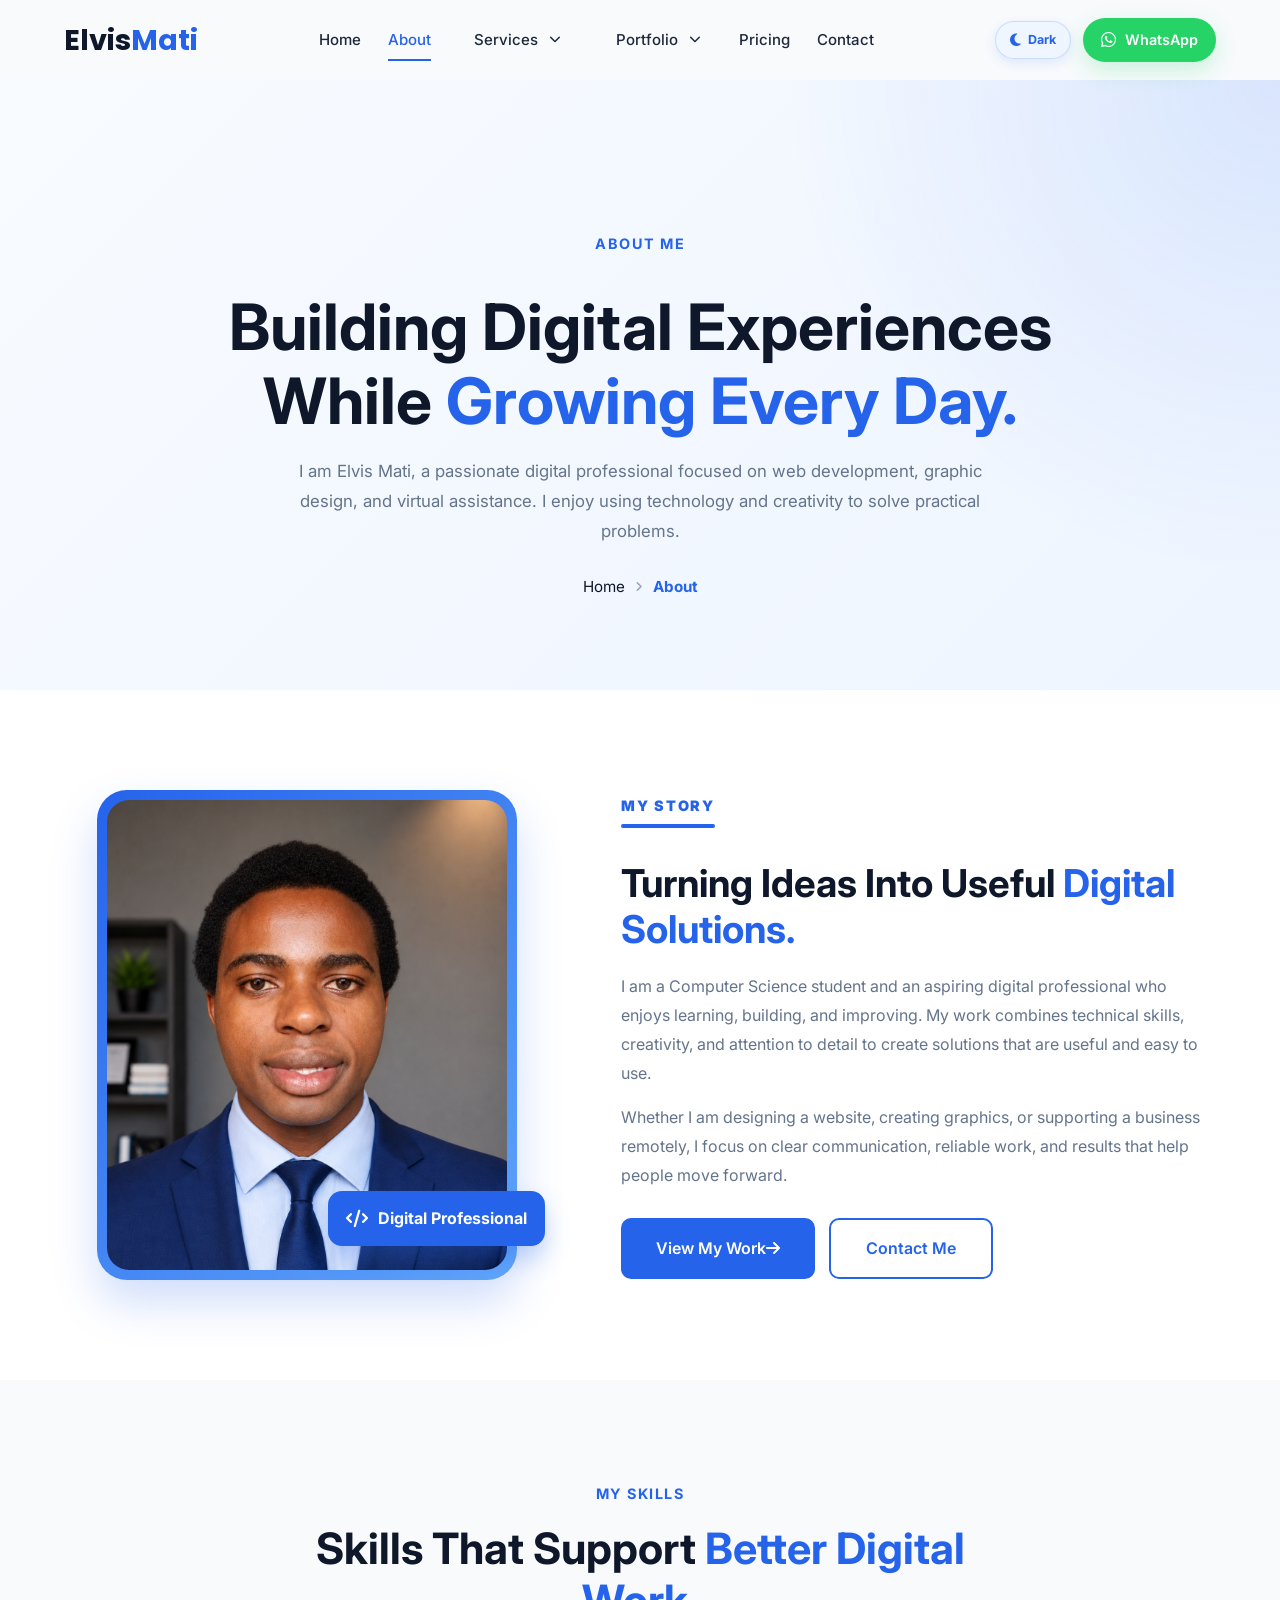
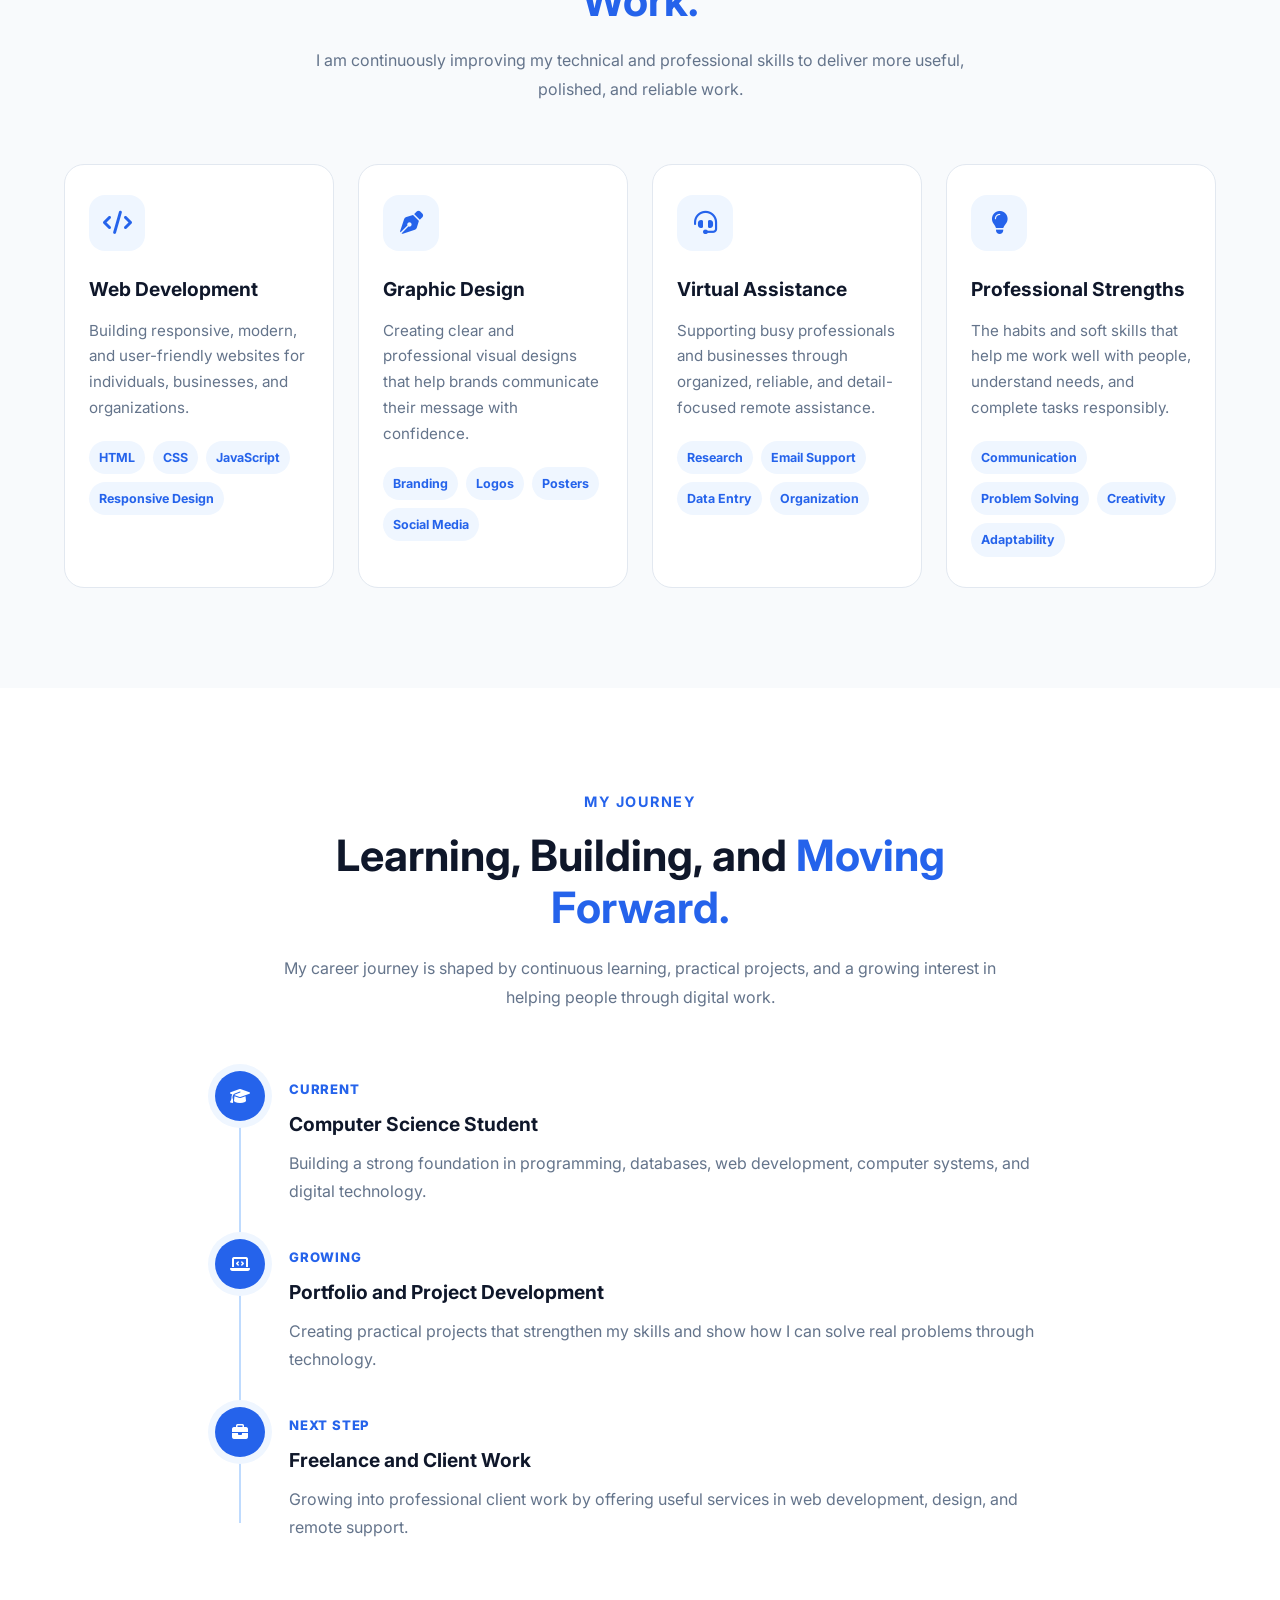
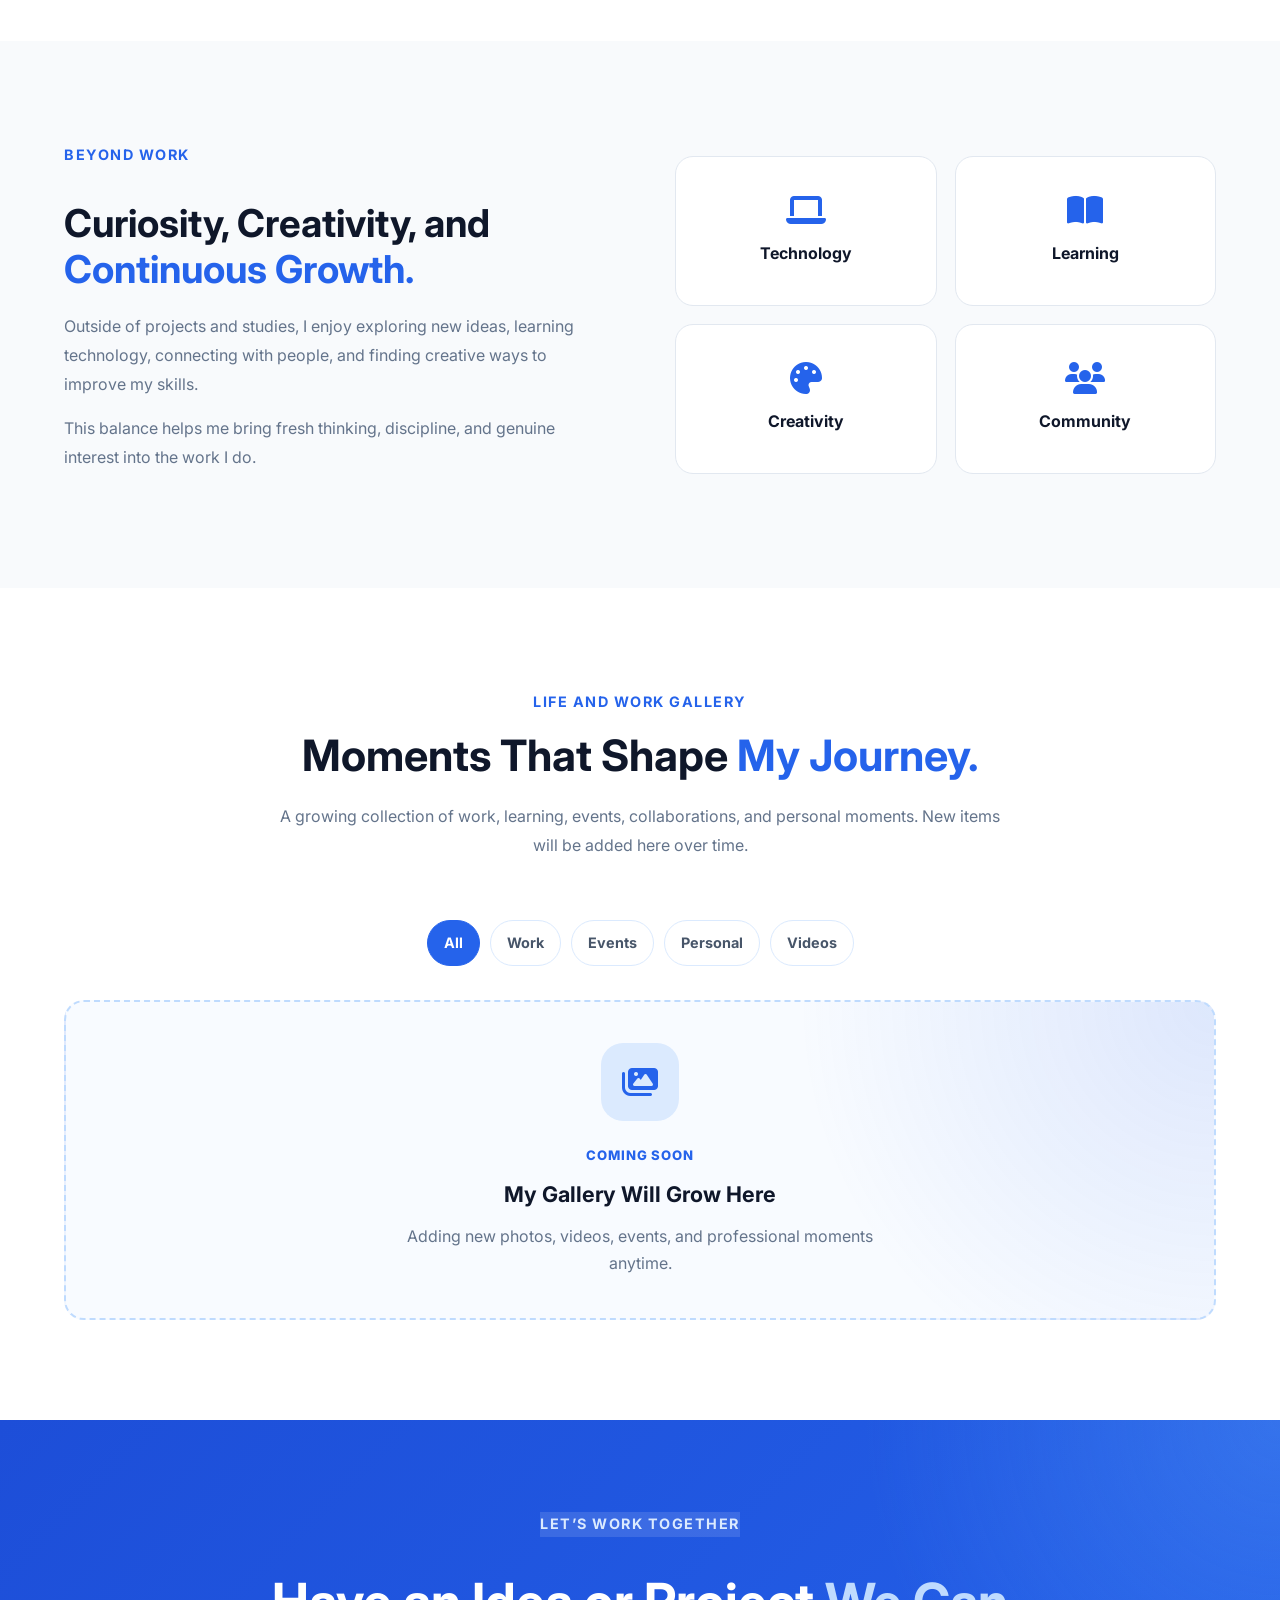
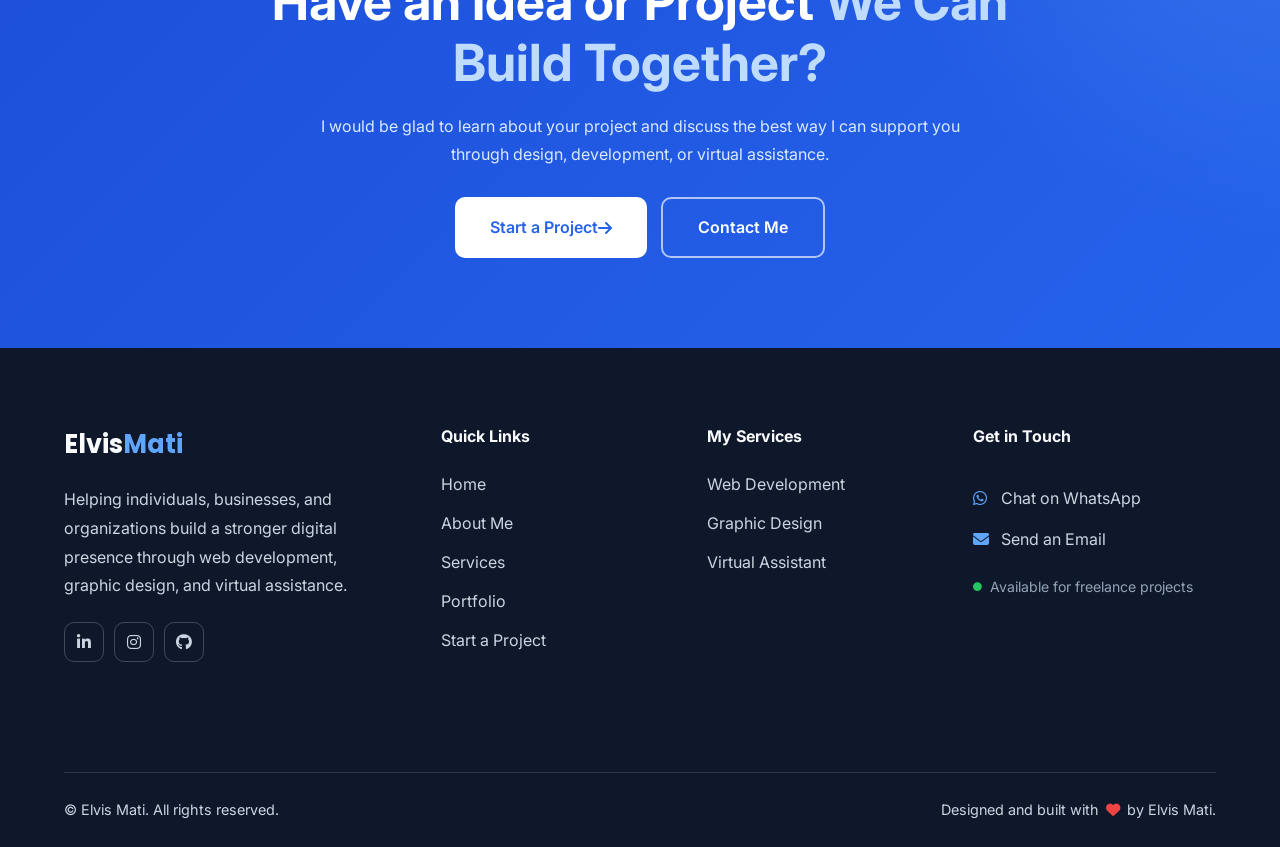
<file: about.html>
<!DOCTYPE html>
<html lang="en">
<head>
    <meta charset="UTF-8">
    <meta name="viewport" content="width=device-width, initial-scale=1.0">

    <title>About | Elvis Mati</title>
    <meta name="description" content="Learn more about Elvis Mati, a web developer, graphic designer, and virtual assistant.">

    <!-- Google Fonts -->
    <link rel="preconnect" href="https://fonts.googleapis.com">
    <link rel="preconnect" href="https://fonts.gstatic.com" crossorigin>
    <link href="https://fonts.googleapis.com/css2?family=Inter:wght@400;500;600;700;800&family=Poppins:wght@500;600;700;800&display=swap" rel="stylesheet">

    <!-- Font Awesome -->
    <link rel="stylesheet" href="https://cdnjs.cloudflare.com/ajax/libs/font-awesome/6.5.2/css/all.min.css">

    <!-- Shared CSS -->
    <link rel="stylesheet" href="css/style.css">
    <link rel="stylesheet" href="css/navbar.css">
    <link rel="stylesheet" href="css/responsive.css">

    <!-- About page CSS -->
    <link rel="stylesheet" href="css/about.css">

    <!-- Google analytics tag (gtag.js) -->
    <script async src="https://www.googletagmanager.com/gtag/js?id=G-YR5QVNDVCK"></script>
    <script>
    window.dataLayer = window.dataLayer || [];
    function gtag(){dataLayer.push(arguments);}
    gtag('js', new Date());

    gtag('config', 'G-YR5QVNDVCK');
    </script>
</head>

<body>

    <!-- ==================================================
         HEADER / NAVIGATION
    =================================================== -->
    <header class="header">
        <div class="container">
            <nav class="navbar">

                <!-- Logo -->
                <a href="index.html" class="logo">
                    Elvis<span>Mati</span>
                </a>

                <!-- Main navigation -->
                <ul class="nav-links">
                    <li><a href="index.html">Home</a></li>
                    <li><a href="about.html" class="active">About</a></li>

                    
                    <!--services dropdown-->
                    <li class="dropdown">

                        <div class="dropdown-trigger">

                            <a href="services.html" class="dropdown-link">
                                Services
                            </a>

                            <button class="dropdown-toggle" type="button" aria-label="Toggle Services">
                                <i class="fa-solid fa-chevron-down"></i>
                            </button>

                        </div>

                        <ul class="dropdown-menu">
                            <li><a href="web-development.html">Web Development</a></li>
                            <li><a href="graphic-design.html">Graphic Design</a></li>
                            <li><a href="virtual-assistant.html">Virtual Assistant</a></li>
                        </ul>

                    </li>

                    <!--portfolio dropdown-->
                    <li class="dropdown">

                        <div class="dropdown-trigger">

                            <a href="portfolio.html" class="dropdown-link">
                                Portfolio
                            </a>

                            <button class="dropdown-toggle" type="button" aria-label="Toggle Portfolio">
                                <i class="fa-solid fa-chevron-down"></i>
                            </button>

                        </div>

                        <ul class="dropdown-menu">
                            <li><a href="web-development-portfolio.html">Web Development</a></li>
                            <li><a href="graphic-design-portfolio.html">Graphic Design</a></li>
                            <li><a href="virtual-assistant-portfolio.html">Virtual Assistant</a></li>
                        </ul>

                    </li>

                    <li><a href="pricing.html">Pricing</a></li>
                    <li><a href="contact.html">Contact</a></li>

                    <!-- Theme option shown inside opened mobile menu -->
                    <li class="mobile-theme-item">
                        <button class="theme-btn mobile-theme-btn" type="button" aria-label="Switch to dark theme">
                            <i class="fa-solid fa-moon"></i>
                            <span class="theme-btn-text">Dark</span>
                        </button>
                    </li>
                </ul>

                <!-- My existing desktop theme and WhatsApp buttons stay here -->
                <div class="nav-actions">
                    <button class="theme-btn desktop-theme-btn" type="button" aria-label="Switch to dark theme">
                        <i class="fa-solid fa-moon"></i>
                        <span class="theme-btn-text">Dark</span>
                    </button>

                    <a
                        href="https://wa.me/254700531854?text=Hello%20Elvis,%20I%20came%20across%20your%20portfolio%20website%20and%20I'm%20interested%20in%20your%20services.%20I'd%20love%20to%20discuss%20my%20project."
                        class="whatsapp-btn"
                        target="_blank"
                        rel="noopener noreferrer"
                    >
                        <i class="fa-brands fa-whatsapp"></i>
                        <span>WhatsApp</span>
                    </a>
                </div>

                 <!-- Mobile WhatsApp button -->
                <a href="https://wa.me/254700531854?text=Hello%20Elvis,%20I%20came%20across%20your%20portfolio%20website%20and%20I'm%20interested%20in%20your%20services."
                class="mobile-whatsapp-btn"
                target="_blank"
                rel="noopener noreferrer"
                aria-label="Chat with Elvis on WhatsApp">
                    <i class="fa-brands fa-whatsapp"></i>
                </a>
                <!-- End of Mobile WhatsApp button -->
                 <!-- Hamburger menu on mobile -->
                <div class="hamburger" role="button" tabindex="0" aria-label="Open navigation menu">
                    <span></span>
                    <span></span>
                    <span></span>
                </div>
            </nav>
        </div>
    </header>

    <main>

        <!-- ==================================================
             ABOUT HERO
        =================================================== -->
        <section class="about-hero">
            <div class="container">

                <div class="about-hero-content">
                    <span class="section-label">About Me</span>

                    <h1>
                        Building Digital Experiences While
                        <span>Growing Every Day.</span>
                    </h1>

                    <p>
                        I am Elvis Mati, a passionate digital professional focused on
                        web development, graphic design, and virtual assistance. I enjoy
                        using technology and creativity to solve practical problems.
                    </p>

                    <div class="breadcrumb">
                        <a href="index.html">Home</a>
                        <i class="fa-solid fa-angle-right"></i>
                        <span class="active" aria-current="page">About</span>
                    </div>
                </div>

            </div>
        </section>

        <!-- ==================================================
             PERSONAL INTRODUCTION
        =================================================== -->
        <section class="about-intro section-padding">
            <div class="container">

                <div class="about-intro-grid">
                        <div class="about-image-wrap">
                              <img
                                    src="assets/images/about/elvis-mati-about.png"
                                    alt="Elvis Mati, web developer, graphic designer, and virtual assistant"
                                    class="about-profile-image">

                              <div class="about-image-badge">
                                    <i class="fa-solid fa-code"></i>
                                    <span>Digital Professional</span>
                              </div>
                        </div>

                    <div class="about-intro-content">
                        <span class="section-label">My Story</span>

                        <h2>
                            Turning Ideas Into Useful
                            <span>Digital Solutions.</span>
                        </h2>

                        <p>
                            I am a Computer Science student and an aspiring digital
                            professional who enjoys learning, building, and improving.
                            My work combines technical skills, creativity, and attention
                            to detail to create solutions that are useful and easy to use.
                        </p>

                        <p>
                            Whether I am designing a website, creating graphics, or
                            supporting a business remotely, I focus on clear communication,
                            reliable work, and results that help people move forward.
                        </p>

                        <div class="about-intro-actions">
                            <a href="portfolio.html" class="btn btn-primary">
                                View My Work
                                <i class="fa-solid fa-arrow-right"></i>
                            </a>

                            <a href="contact.html" class="btn btn-outline">
                                Contact Me
                            </a>
                        </div>
                    </div>

                </div>

            </div>
        </section>

        <!-- ==================================================
             SKILLS SECTION
        =================================================== -->
        <section class="about-skills section-padding">
            <div class="container">

                <div class="section-heading">
                    <span class="section-label">My Skills</span>

                    <h2>
                        Skills That Support
                        <span>Better Digital Work.</span>
                    </h2>

                    <p>
                        I am continuously improving my technical and professional skills
                        to deliver more useful, <br>polished, and reliable work.
                    </p>
                </div>

                <div class="skills-grid">

                    <article class="skill-card">
                        <div class="skill-card-icon">
                            <i class="fa-solid fa-code"></i>
                        </div>

                        <h3>Web Development</h3>

                        <p>
                            Building responsive, modern, and user-friendly websites for
                            individuals, businesses, and organizations.
                        </p>

                        <div class="skill-tags">
                            <span>HTML</span>
                            <span>CSS</span>
                            <span>JavaScript</span>
                            <span>Responsive Design</span>
                        </div>
                    </article>

                    <article class="skill-card">
                        <div class="skill-card-icon">
                            <i class="fa-solid fa-pen-nib"></i>
                        </div>

                        <h3>Graphic Design</h3>

                        <p>
                            Creating clear and professional visual designs that help brands
                            communicate their message with confidence.
                        </p>

                        <div class="skill-tags">
                            <span>Branding</span>
                            <span>Logos</span>
                            <span>Posters</span>
                            <span>Social Media</span>
                        </div>
                    </article>

                    <article class="skill-card">
                        <div class="skill-card-icon">
                            <i class="fa-solid fa-headset"></i>
                        </div>

                        <h3>Virtual Assistance</h3>

                        <p>
                            Supporting busy professionals and businesses through organized,
                            reliable, and detail-focused remote assistance.
                        </p>

                        <div class="skill-tags">
                            <span>Research</span>
                            <span>Email Support</span>
                            <span>Data Entry</span>
                            <span>Organization</span>
                        </div>
                    </article>

                    <article class="skill-card">
                        <div class="skill-card-icon">
                            <i class="fa-solid fa-lightbulb"></i>
                        </div>

                        <h3>Professional Strengths</h3>

                        <p>
                            The habits and soft skills that help me work well with people,
                            understand needs, and complete tasks responsibly.
                        </p>

                        <div class="skill-tags">
                            <span>Communication</span>
                            <span>Problem Solving</span>
                            <span>Creativity</span>
                            <span>Adaptability</span>
                        </div>
                    </article>

                </div>

            </div>
        </section>

        <!-- ==================================================
             CAREER JOURNEY
        =================================================== -->
        <section class="career-journey section-padding">
            <div class="container">

                <div class="section-heading">
                    <span class="section-label">My Journey</span>

                    <h2>
                        Learning, Building, and
                        <span>Moving Forward.</span>
                    </h2>

                    <p>
                        My career journey is shaped by continuous learning, practical
                        projects, and a growing interest in helping people through digital work.
                    </p>
                </div>

                <div class="timeline">

                    <article class="timeline-item">
                        <div class="timeline-dot">
                            <i class="fa-solid fa-graduation-cap"></i>
                        </div>

                        <div class="timeline-content">
                            <span class="timeline-date">Current</span>
                            <h3>Computer Science Student</h3>
                            <p>
                                Building a strong foundation in programming, databases,
                                web development, computer systems, and digital technology.
                            </p>
                        </div>
                    </article>

                    <article class="timeline-item">
                        <div class="timeline-dot">
                            <i class="fa-solid fa-laptop-code"></i>
                        </div>

                        <div class="timeline-content">
                            <span class="timeline-date">Growing</span>
                            <h3>Portfolio and Project Development</h3>
                            <p>
                                Creating practical projects that strengthen my skills and
                                show how I can solve real problems through technology.
                            </p>
                        </div>
                    </article>

                    <article class="timeline-item">
                        <div class="timeline-dot">
                            <i class="fa-solid fa-briefcase"></i>
                        </div>

                        <div class="timeline-content">
                            <span class="timeline-date">Next Step</span>
                            <h3>Freelance and Client Work</h3>
                            <p>
                                Growing into professional client work by offering useful
                                services in web development, design, and remote support.
                            </p>
                        </div>
                    </article>

                </div>

            </div>
        </section>

        <!-- ==================================================
             HOBBIES AND INTERESTS
        =================================================== -->
        <section class="about-interests section-padding">
            <div class="container">

                <div class="about-interests-grid">

                    <div class="about-interests-content">
                        <span class="section-label">Beyond Work</span>

                        <h2>
                            Curiosity, Creativity, and
                            <span>Continuous Growth.</span>
                        </h2>

                        <p>
                            Outside of projects and studies, I enjoy exploring new ideas,
                            learning technology, connecting with people, and finding
                            creative ways to improve my skills.
                        </p>

                        <p>
                            This balance helps me bring fresh thinking, discipline, and
                            genuine interest into the work I do.
                        </p>
                    </div>

                    <div class="interests-grid">
                        <div class="interest-item">
                            <i class="fa-solid fa-laptop"></i>
                            <span>Technology</span>
                        </div>

                        <div class="interest-item">
                            <i class="fa-solid fa-book-open"></i>
                            <span>Learning</span>
                        </div>

                        <div class="interest-item">
                            <i class="fa-solid fa-palette"></i>
                            <span>Creativity</span>
                        </div>

                        <div class="interest-item">
                            <i class="fa-solid fa-users"></i>
                            <span>Community</span>
                        </div>
                    </div>

                </div>

            </div>
        </section>

        <!-- ==================================================
             GALLERY
             New items should be added at the top of gallery-grid.
        =================================================== -->
        <section class="about-gallery section-padding">
            <div class="container">

                <div class="section-heading">
                    <span class="section-label">Life and Work Gallery</span>

                    <h2>
                        Moments That Shape
                        <span>My Journey.</span>
                    </h2>

                    <p>
                        A growing collection of work, learning, events, collaborations,
                        and personal moments. New items will be added here over time.
                    </p>
                </div>

                <!-- Gallery filters can be activated later with js/about.js -->
                <div class="gallery-filters" aria-label="Gallery categories">
                    <button class="gallery-filter-btn active" type="button" data-filter="all">All</button>
                    <button class="gallery-filter-btn" type="button" data-filter="work">Work</button>
                    <button class="gallery-filter-btn" type="button" data-filter="events">Events</button>
                    <button class="gallery-filter-btn" type="button" data-filter="personal">Personal</button>
                    <button class="gallery-filter-btn" type="button" data-filter="video">Videos</button>
                </div>

                <div class="gallery-grid">

                    <!-- Add future photos and videos above this placeholder item. -->
                    <article class="gallery-item gallery-placeholder" data-category="work">
                        <div class="gallery-placeholder-icon">
                            <i class="fa-solid fa-images"></i>
                        </div>

                        <!--<p class="gallery-note">
                        <i class="fa-solid fa-circle-info"></i>
                        New photos and videos will be added at the top, so the newest moments appear first.
                        </p>-->
                        <div class="gallery-item-overlay">
                            <span class="gallery-category">Coming Soon</span>
                            <h3>My Gallery Will Grow Here</h3>
                            <p>Adding new photos, videos, events, and professional moments anytime.</p>
                        </div>
                    </article>

                </div>

            </div>
        </section>

        <!-- ==================================================
             ABOUT PAGE CTA
        =================================================== -->
        <section class="about-cta">
            <div class="container">

                <div class="about-cta-content">
                    <span class="section-label">Let’s Work Together</span>

                    <h2>
                        Have an Idea or Project
                        <span>We Can Build Together?</span>
                    </h2>

                    <p>
                        I would be glad to learn about your project and discuss the
                        best way I can support you through design, development, or
                        virtual assistance.
                    </p>

                    <div class="about-cta-actions">
                        <a href="order.html" class="btn btn-primary">
                            Start a Project
                            <i class="fa-solid fa-arrow-right"></i>
                        </a>

                        <a href="contact.html" class="btn btn-outline">
                            Contact Me
                        </a>
                    </div>
                </div>

            </div>
        </section>

    </main>

    <!-- ==================================================
         FOOTER
    =================================================== -->
    <footer class="site-footer">
        <div class="container">

            <div class="footer-grid">

                <div class="footer-brand">
                    <a href="index.html" class="footer-logo">
                        Elvis<span>Mati</span>
                    </a>

                    <p>
                        Helping individuals, businesses, and organizations build a
                        stronger digital presence through web development, graphic
                        design, and virtual assistance.
                    </p>

                    <div class="footer-social-links">
                        <a href="https://www.linkedin.com/in/elvismati/"
                           aria-label="Visit my LinkedIn profile"
                           target="_blank"
                           rel="noopener">
                            <i class="fa-brands fa-linkedin-in"></i>
                        </a>

                        <a href="https://www.instagram.com/elvismati1/"
                           aria-label="Visit my Instagram profile"
                           target="_blank"
                           rel="noopener">
                            <i class="fa-brands fa-instagram"></i>
                        </a>

                        <a href="https://github.com/sonraz"
                           aria-label="Visit my GitHub profile"
                           target="_blank"
                           rel="noopener">
                            <i class="fa-brands fa-github"></i>
                        </a>
                    </div>
                </div>

                <div class="footer-links">
                    <h3>Quick Links</h3>

                    <ul>
                        <li><a href="index.html">Home</a></li>
                        <li><a href="about.html">About Me</a></li>
                        <li><a href="services.html">Services</a></li>
                        <li><a href="portfolio.html">Portfolio</a></li>
                        <li><a href="order.html">Start a Project</a></li>
                    </ul>
                </div>

                <div class="footer-links">
                    <h3>My Services</h3>

                    <ul>
                        <li><a href="web-development.html">Web Development</a></li>
                        <li><a href="graphic-design.html">Graphic Design</a></li>
                        <li><a href="virtual-assistant.html">Virtual Assistant</a></li>
                    </ul>
                </div>

                <div class="footer-contact">
                    <h3>Get in Touch</h3>

                    <a href="https://wa.me/254700531854?text=Hello%20Elvis%2C%20I%20would%20like%20to%20discuss%20a%20project."
                       target="_blank"
                       rel="noopener">
                        <i class="fa-brands fa-whatsapp"></i>
                        Chat on WhatsApp
                    </a>

                    <a href="https://mail.google.com/mail/?view=cm&fs=1&to=elvismati.work@gmail.com&su=Project%20Inquiry"
                       target="_blank"
                       rel="noopener">
                        <i class="fa-solid fa-envelope"></i>
                        Send an Email
                    </a>

                    <p class="footer-availability">
                        <i class="fa-solid fa-circle"></i>
                        Available for freelance projects
                    </p>
                </div>

            </div>

            <div class="footer-bottom">
                <p>
                    © <span id="currentYear"></span> Elvis Mati. All rights reserved.
                </p>

                <p>
                    Designed and built with <i class="fa-solid fa-heart"></i> by Elvis Mati.
                </p>
            </div>

        </div>

        <!-- Back-to-top button -->
        <button class="back-to-top" id="backToTop" type="button" aria-label="Back to top">
            <i class="fa-solid fa-arrow-up"></i>
        </button>
    </footer>

    <!-- Shared JavaScript -->
    <script src="js/script.js"></script>
    <script src="js/navbar.js"></script>
    <script src="js/theme.js"></script>
    <script src="js/animations.js"></script>
    <script src="js/back-to-top.js"></script>

</body>
</html>
</file>
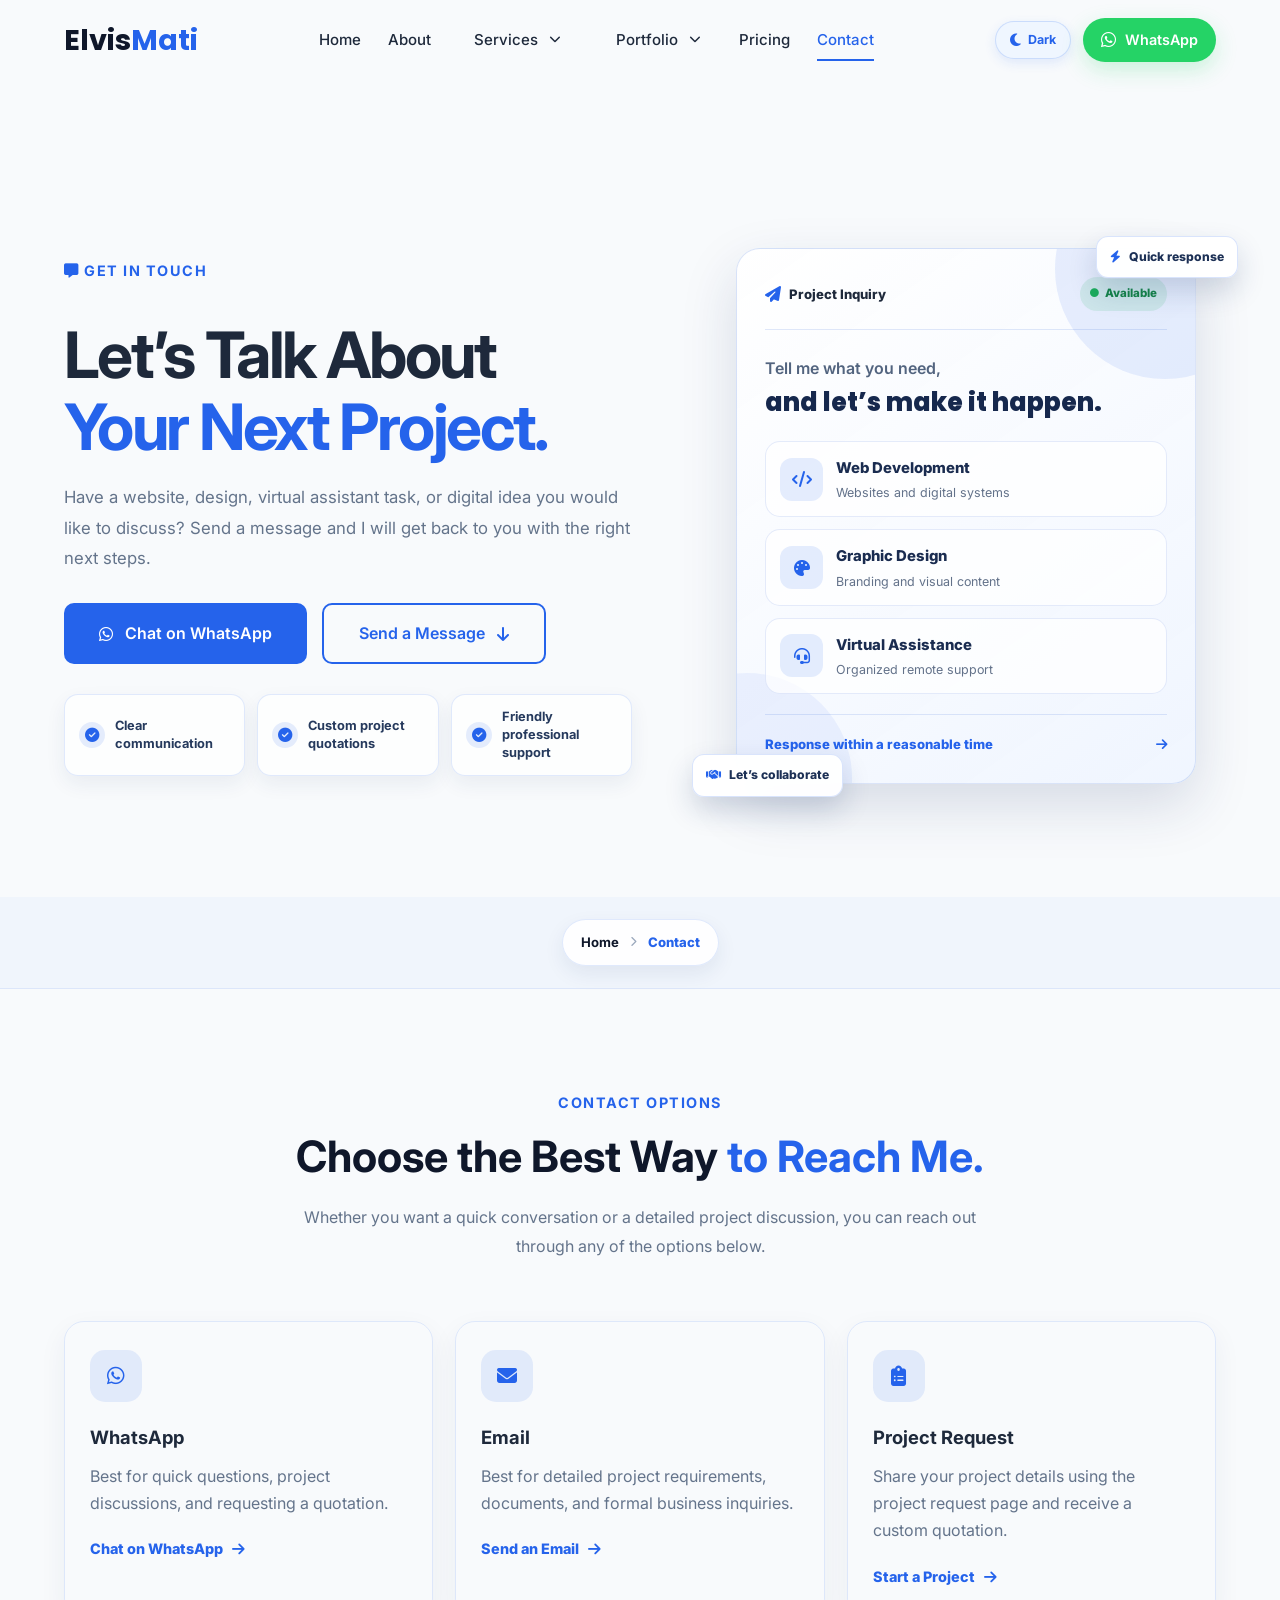
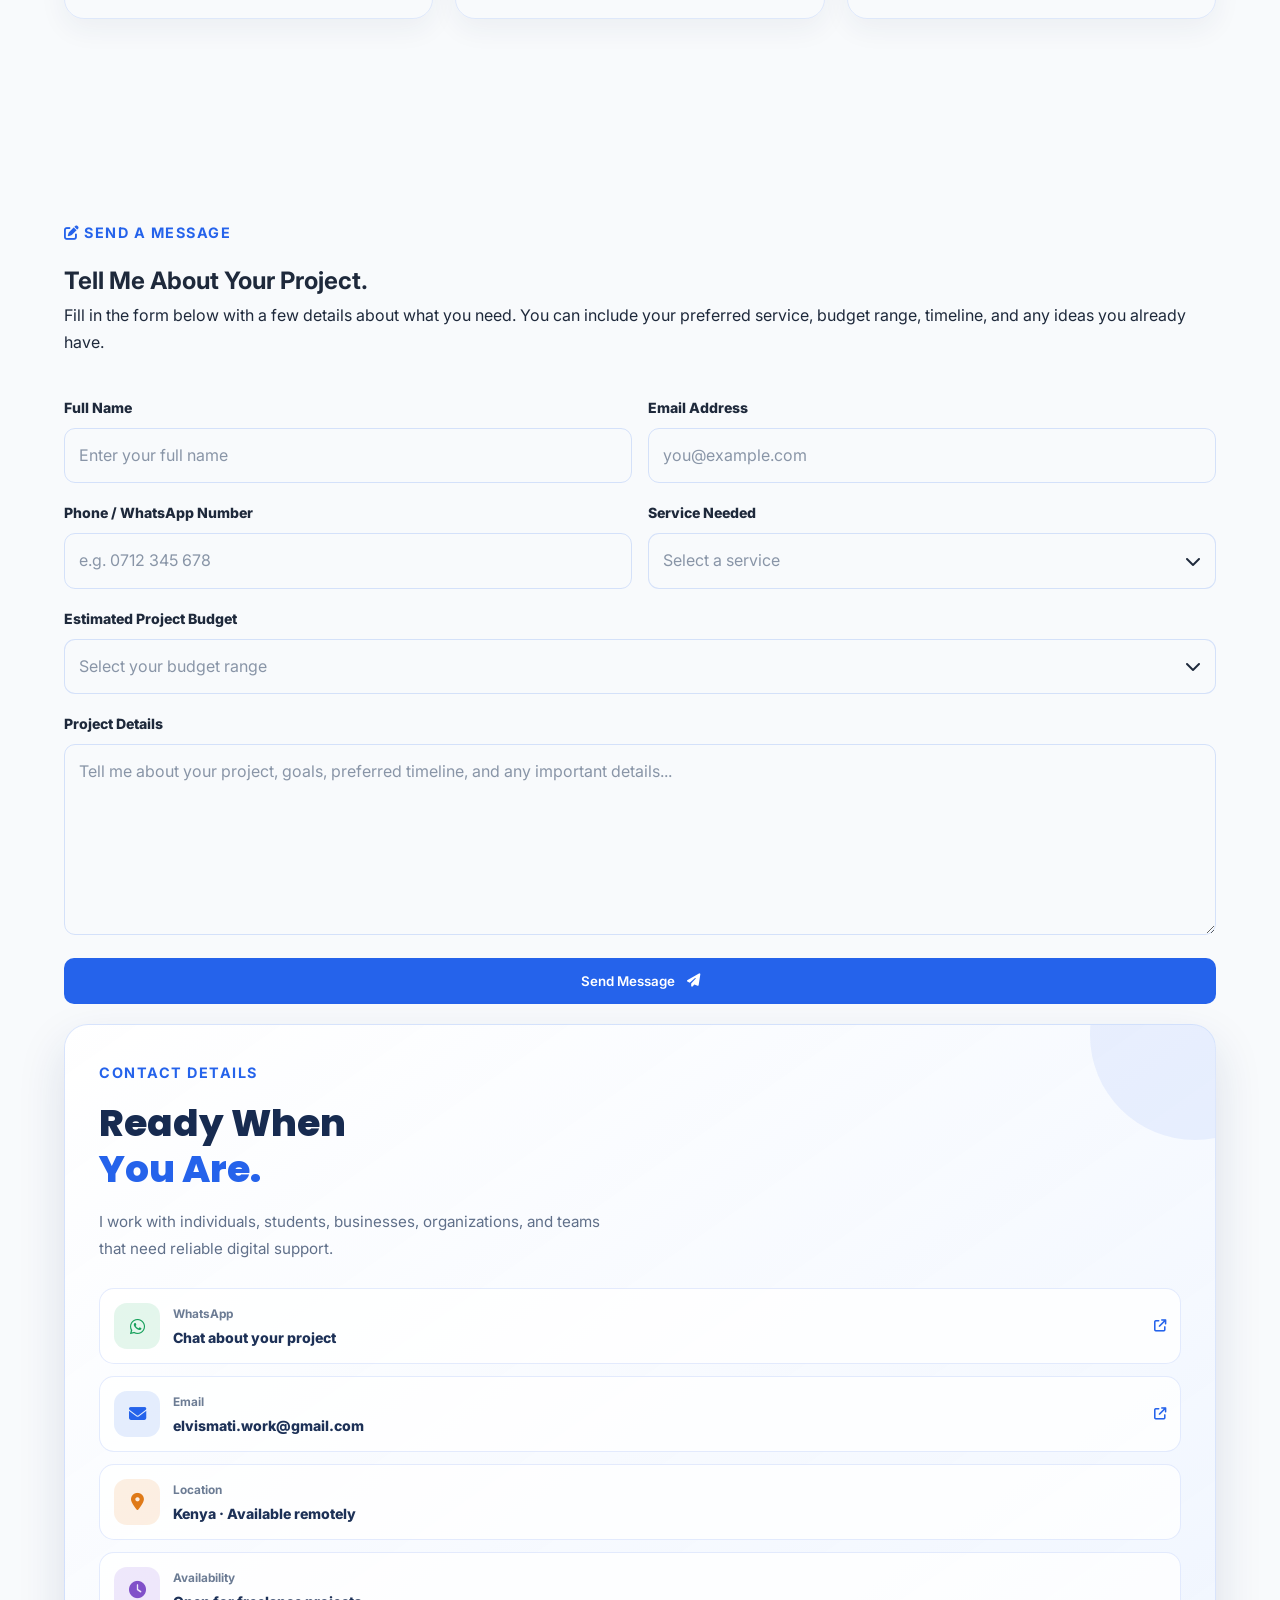
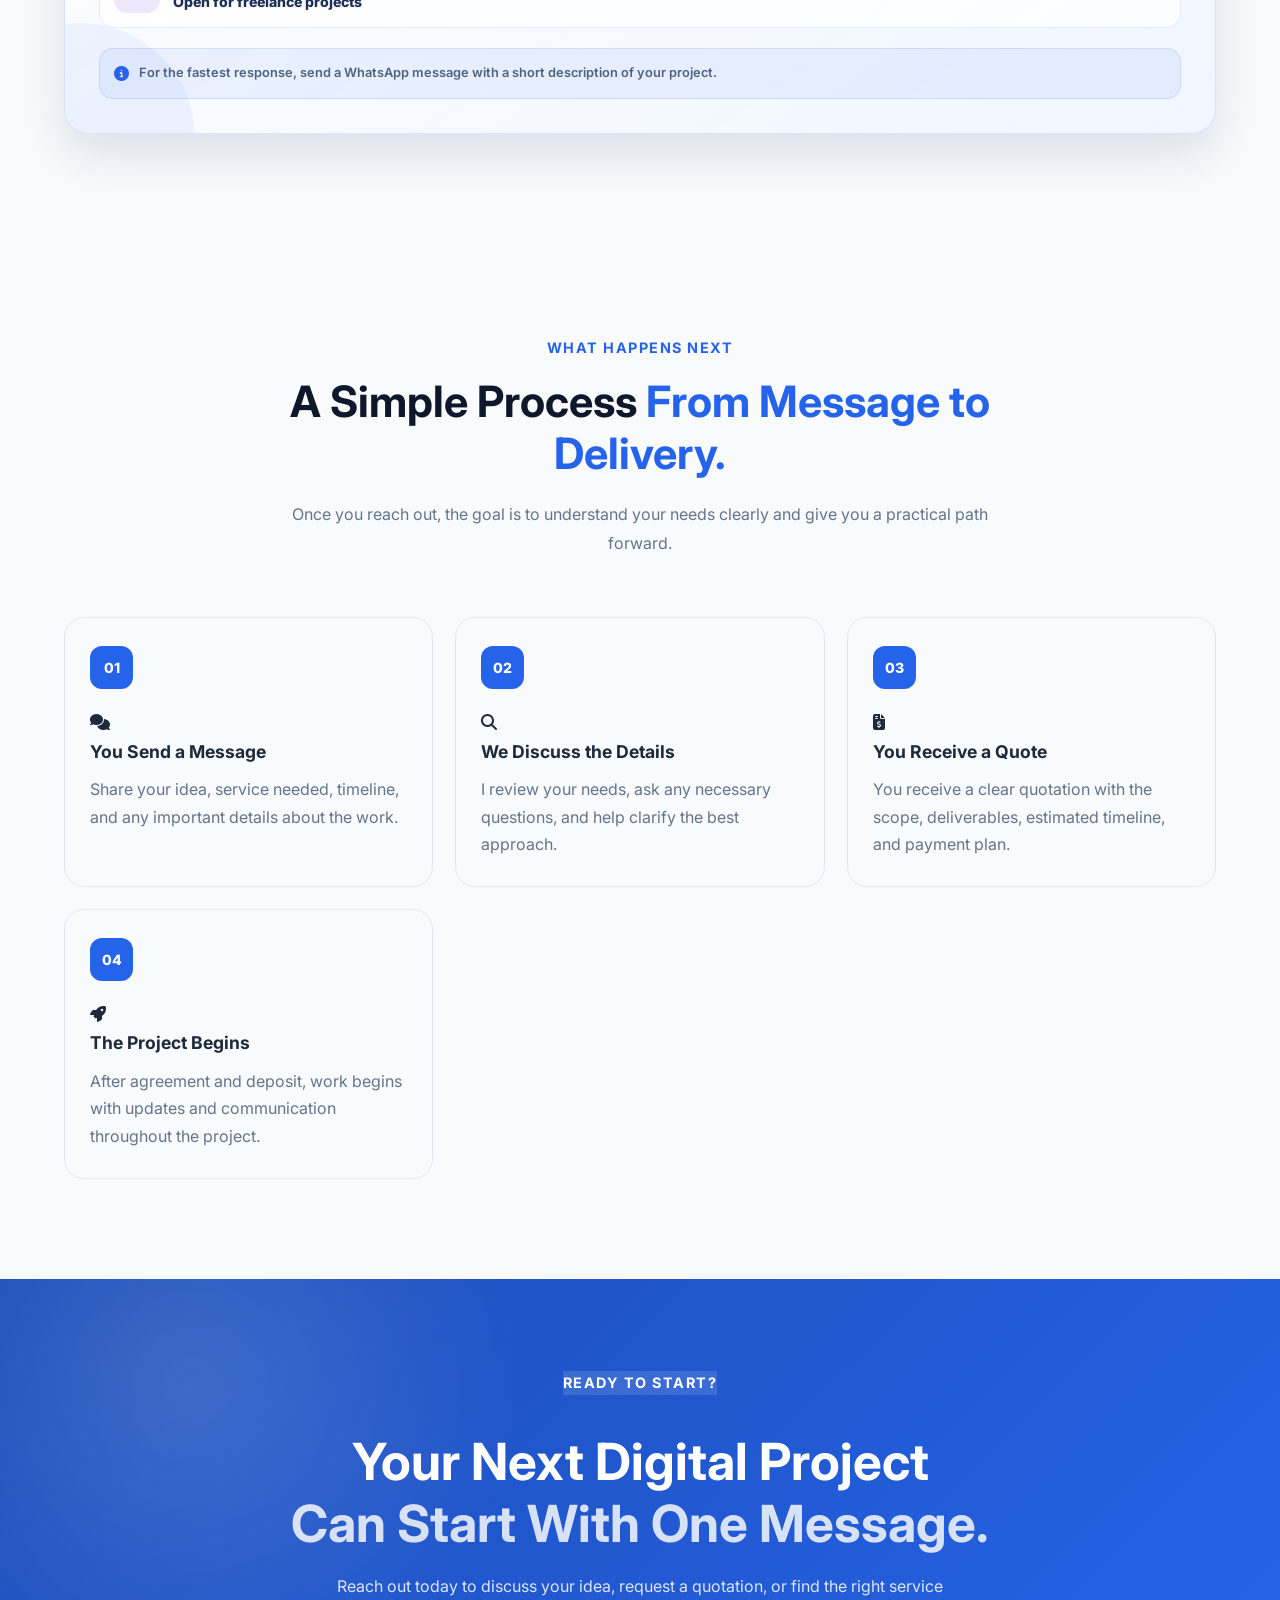
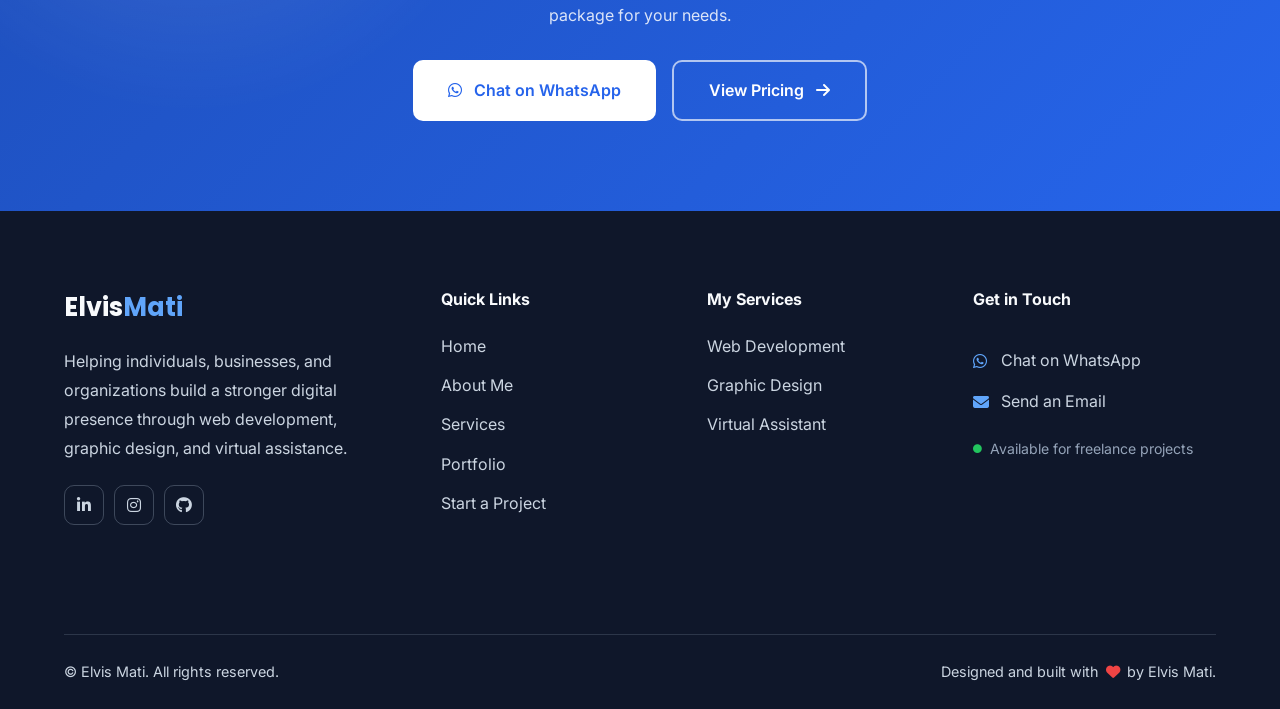
<file: contact.html>
<!DOCTYPE html>
<html lang="en">
<head>
    <meta charset="UTF-8">
    <meta name="viewport" content="width=device-width, initial-scale=1.0">

    <title>Contact | Elvis Mati</title>
    <meta name="description" content="Contact Elvis Mati for web development, graphic design, and virtual assistant services. Discuss your project and request a quotation.">

    <!-- Google Fonts -->
    <link rel="preconnect" href="https://fonts.googleapis.com">
    <link rel="preconnect" href="https://fonts.gstatic.com" crossorigin>
    <link href="https://fonts.googleapis.com/css2?family=Inter:wght@400;500;600;700;800&family=Poppins:wght@500;600;700;800&display=swap" rel="stylesheet">

    <!-- Font Awesome -->
    <link rel="stylesheet" href="https://cdnjs.cloudflare.com/ajax/libs/font-awesome/6.5.2/css/all.min.css">

    <!-- Shared CSS -->
    <link rel="stylesheet" href="css/style.css">
    <link rel="stylesheet" href="css/navbar.css">
    <link rel="stylesheet" href="css/responsive.css">

    <!-- Page-specific CSS -->
    <link rel="stylesheet" href="css/contact.css">

    <!-- Google analytics tag (gtag.js) -->
    <script async src="https://www.googletagmanager.com/gtag/js?id=G-YR5QVNDVCK"></script>
    <script>
    window.dataLayer = window.dataLayer || [];
    function gtag(){dataLayer.push(arguments);}
    gtag('js', new Date());

    gtag('config', 'G-YR5QVNDVCK');
    </script>
</head>

<body>

    <!-- ==================================================
         HEADER / NAVIGATION
    =================================================== -->
    <header class="header">
        <div class="container">
            <nav class="navbar">

                <a href="index.html" class="logo">
                    Elvis<span>Mati</span>
                </a>

                <ul class="nav-links">
                    <li><a href="index.html">Home</a></li>
                    <li><a href="about.html">About</a></li>

                    
                    <!--services dropdown-->
                    <li class="dropdown">

                        <div class="dropdown-trigger">

                            <a href="services.html" class="dropdown-link">
                                Services
                            </a>

                            <button class="dropdown-toggle" type="button" aria-label="Toggle Services">
                                <i class="fa-solid fa-chevron-down"></i>
                            </button>

                        </div>

                        <ul class="dropdown-menu">
                            <li><a href="web-development.html">Web Development</a></li>
                            <li><a href="graphic-design.html">Graphic Design</a></li>
                            <li><a href="virtual-assistant.html">Virtual Assistant</a></li>
                        </ul>

                    </li>

                    <!--portfolio dropdown-->
                    <li class="dropdown">

                        <div class="dropdown-trigger">

                            <a href="portfolio.html" class="dropdown-link">
                                Portfolio
                            </a>

                            <button class="dropdown-toggle" type="button" aria-label="Toggle Portfolio">
                                <i class="fa-solid fa-chevron-down"></i>
                            </button>

                        </div>

                        <ul class="dropdown-menu">
                            <li><a href="web-development-portfolio.html">Web Development</a></li>
                            <li><a href="graphic-design-portfolio.html">Graphic Design</a></li>
                            <li><a href="virtual-assistant-portfolio.html">Virtual Assistant</a></li>
                        </ul>

                    </li>

                    <li><a href="pricing.html">Pricing</a></li>
                    <li><a href="contact.html" class="active">Contact</a></li>

                    <li class="mobile-theme-item">
                        <button class="theme-btn mobile-theme-btn" type="button" aria-label="Switch to dark theme">
                            <i class="fa-solid fa-moon"></i>
                            <span class="theme-btn-text">Dark</span>
                        </button>
                    </li>
                </ul>

                <div class="nav-actions">
                    <button class="theme-btn desktop-theme-btn" type="button" aria-label="Switch to dark theme">
                        <i class="fa-solid fa-moon"></i>
                        <span class="theme-btn-text">Dark</span>
                    </button>

                    <a
                        href="https://wa.me/254700531854?text=Hello%20Elvis,%20I%20came%20across%20your%20portfolio%20website%20and%20I'm%20interested%20in%20your%20services.%20I'd%20love%20to%20discuss%20my%20project."
                        class="whatsapp-btn"
                        target="_blank"
                        rel="noopener noreferrer"
                    >
                        <i class="fa-brands fa-whatsapp"></i>
                        <span>WhatsApp</span>
                    </a>
                </div>

                <a
                    href="https://wa.me/254700531854?text=Hello%20Elvis,%20I%20came%20across%20your%20portfolio%20website%20and%20I'm%20interested%20in%20your%20services."
                    class="mobile-whatsapp-btn"
                    target="_blank"
                    rel="noopener noreferrer"
                    aria-label="Chat with Elvis on WhatsApp"
                >
                    <i class="fa-brands fa-whatsapp"></i>
                </a>

                <div class="hamburger" role="button" tabindex="0" aria-label="Open navigation menu">
                    <span></span>
                    <span></span>
                    <span></span>
                </div>

            </nav>
        </div>
    </header>

    <main>

        <!-- ==================================================
             CONTACT HERO
        =================================================== -->
        <section class="contact-hero">
            <div class="container">

                <div class="contact-hero-grid">

                    <div class="contact-hero-content">
                        <span class="section-label">
                            <i class="fa-solid fa-message"></i>
                            Get in Touch
                        </span>

                        <h1>
                            Let’s Talk About
                            <span>Your Next Project.</span>
                        </h1>

                        <p>
                            Have a website, design, virtual assistant task, or digital idea
                            you would like to discuss? Send a message and I will get back to
                            you with the right next steps.
                        </p>

                        <div class="contact-hero-actions">
                            <a
                                href="https://wa.me/254700531854?text=Hello%20Elvis,%20I%20would%20like%20to%20discuss%20a%20project."
                                class="btn btn-primary"
                                target="_blank"
                                rel="noopener noreferrer"
                            >
                                <i class="fa-brands fa-whatsapp"></i>
                                <span>Chat on WhatsApp</span>
                            </a>

                            <a href="#contact-form" class="btn btn-outline">
                                Send a Message
                                <i class="fa-solid fa-arrow-down"></i>
                            </a>
                        </div>

                        <div class="contact-hero-points">
                            <span>
                                <i class="fa-solid fa-circle-check"></i>
                                Clear communication
                            </span>

                            <span>
                                <i class="fa-solid fa-circle-check"></i>
                                Custom project quotations
                            </span>

                            <span>
                                <i class="fa-solid fa-circle-check"></i>
                                Friendly professional support
                            </span>
                        </div>
                    </div>

                    <div class="contact-hero-visual">
                        <div class="contact-visual-card">

                            <div class="contact-visual-top">
                                <span>
                                    <i class="fa-solid fa-paper-plane"></i>
                                    Project Inquiry
                                </span>

                                <span class="contact-visual-status">
                                    <i class="fa-solid fa-circle"></i>
                                    Available
                                </span>
                            </div>

                            <div class="contact-visual-title">
                                <span>Tell me what you need,</span>
                                <strong>and let’s make it happen.</strong>
                            </div>

                            <div class="contact-visual-items">
                                <div class="contact-visual-item">
                                    <div class="contact-visual-icon">
                                        <i class="fa-solid fa-code"></i>
                                    </div>

                                    <div>
                                        <h3>Web Development</h3>
                                        <p>Websites and digital systems</p>
                                    </div>
                                </div>

                                <div class="contact-visual-item">
                                    <div class="contact-visual-icon">
                                        <i class="fa-solid fa-palette"></i>
                                    </div>

                                    <div>
                                        <h3>Graphic Design</h3>
                                        <p>Branding and visual content</p>
                                    </div>
                                </div>

                                <div class="contact-visual-item">
                                    <div class="contact-visual-icon">
                                        <i class="fa-solid fa-headset"></i>
                                    </div>

                                    <div>
                                        <h3>Virtual Assistance</h3>
                                        <p>Organized remote support</p>
                                    </div>
                                </div>
                            </div>

                            <div class="contact-visual-footer">
                                <span>Response within a reasonable time</span>
                                <i class="fa-solid fa-arrow-right"></i>
                            </div>

                        </div>

                        <div class="contact-floating-badge contact-badge-one">
                            <i class="fa-solid fa-bolt"></i>
                            <span>Quick response</span>
                        </div>

                        <div class="contact-floating-badge contact-badge-two">
                            <i class="fa-solid fa-handshake"></i>
                            <span>Let’s collaborate</span>
                        </div>
                    </div>

                </div>

            </div>
        </section>

        <!-- ==================================================
             BREADCRUMB
        =================================================== -->
        <section class="breadcrumb-section">
            <div class="container">
                <nav class="breadcrumb" aria-label="Breadcrumb">
                    <a href="index.html">Home</a>
                    <i class="fa-solid fa-chevron-right"></i>
                    <span class="active-page">Contact</span>
                </nav>
            </div>
        </section>

        <!-- ==================================================
             CONTACT OPTIONS
        =================================================== -->
        <section class="contact-options section-padding">
            <div class="container">

                <div class="section-heading">
                    <span class="section-label">Contact Options</span>

                    <h2>
                        Choose the Best Way
                        <span>to Reach Me.</span>
                    </h2>

                    <p>
                        Whether you want a quick conversation or a detailed project
                        discussion, you can reach out through any of the options below.
                    </p>
                </div>

                <div class="contact-options-grid">

                    <article class="contact-option-card">
                        <div class="contact-option-icon">
                            <i class="fa-brands fa-whatsapp"></i>
                        </div>

                        <h3>WhatsApp</h3>

                        <p>
                            Best for quick questions, project discussions, and requesting
                            a quotation.
                        </p>

                        <a
                            href="https://wa.me/254700531854?text=Hello%20Elvis,%20I%20would%20like%20to%20discuss%20a%20project."
                            class="contact-option-link"
                            target="_blank"
                            rel="noopener noreferrer"
                        >
                            Chat on WhatsApp
                            <i class="fa-solid fa-arrow-right"></i>
                        </a>
                    </article>

                    <article class="contact-option-card">
                        <div class="contact-option-icon">
                            <i class="fa-solid fa-envelope"></i>
                        </div>

                        <h3>Email</h3>

                        <p>
                            Best for detailed project requirements, documents, and formal
                            business inquiries.
                        </p>

                        <a
                            href="mailto:elvismati.work@gmail.com?subject=Project%20Inquiry"
                            class="contact-option-link"
                        >
                            Send an Email
                            <i class="fa-solid fa-arrow-right"></i>
                        </a>
                    </article>

                    <article class="contact-option-card">
                        <div class="contact-option-icon">
                            <i class="fa-solid fa-clipboard-list"></i>
                        </div>

                        <h3>Project Request</h3>

                        <p>
                            Share your project details using the project request page and
                            receive a custom quotation.
                        </p>

                        <a href="order.html" class="contact-option-link">
                            Start a Project
                            <i class="fa-solid fa-arrow-right"></i>
                        </a>
                    </article>

                </div>

            </div>
        </section>

        <!-- ==================================================
             CONTACT FORM + DETAILS
        =================================================== -->
        <section class="contact-main section-padding" id="contact-form">
            <div class="container">

                <div class="contact-main-grid">

                    <div class="contact-form-wrapper">
                        <span class="section-label">
                            <i class="fa-solid fa-pen-to-square"></i>
                            Send a Message
                        </span>

                        <h2>
                            Tell Me About
                            <span>Your Project.</span>
                        </h2>

                        <p>
                            Fill in the form below with a few details about what you need.
                            You can include your preferred service, budget range, timeline,
                            and any ideas you already have.
                        </p>

                        <form
                                class="contact-form"
                                action="https://formspree.io/f/xvzjngvo"
                                method="POST"
                            >

                            <input
                                type="hidden"
                                name="_subject"
                                value="New Project Inquiry from Elvis Mati Portfolio"
                            />

                            <div class="form-row">
                                <div class="form-group">
                                    <label for="fullName">Full Name</label>
                                    <input type="text" id="fullName" name="fullName" placeholder="Enter your full name" required>
                                </div>

                                <div class="form-group">
                                    <label for="email">Email Address</label>
                                    <input type="email" id="email" name="_replyto" placeholder="you@example.com" required>
                                </div>
                            </div>
                            <div class="form-row">

                                <div class="form-group">
                                    <label for="phone">Phone / WhatsApp Number</label>
                                    <input
                                        type="tel"
                                        id="phone"
                                        name="phone"
                                        placeholder="e.g. 0712 345 678">
                                </div>

                                <div class="form-group">

                                    <label>Service Needed</label>

                                    <div class="custom-select" id="serviceSelect">

                                        <input
                                            type="hidden"
                                            name="service"
                                            id="serviceValue"
                                            required>

                                        <button
                                            type="button"
                                            class="custom-select-trigger">

                                            <span>Select a service</span>

                                            <i class="fa-solid fa-chevron-down"></i>

                                        </button>

                                        <div class="custom-select-menu">

                                            <div class="custom-select-option" data-value="web-development">
                                                💻 Web Development
                                            </div>

                                            <div class="custom-select-option" data-value="graphic-design">
                                                🎨 Graphic Design
                                            </div>

                                            <div class="custom-select-option" data-value="virtual-assistance">
                                                📋 Virtual Assistance
                                            </div>

                                            <div class="custom-select-option" data-value="multiple-services">
                                                🚀 Multiple Services
                                            </div>

                                            <div class="custom-select-option" data-value="other">
                                                ❓ Other / Not Sure Yet
                                            </div>

                                        </div>

                                    </div>

                                </div>

                            </div>

                            <div class="form-group">

                                <label>Estimated Project Budget</label>

                                <div class="custom-select" id="budgetSelect">

                                    <input
                                        type="hidden"
                                        name="budget"
                                        id="budgetValue">

                                    <button
                                        type="button"
                                        class="custom-select-trigger">

                                        <span>Select your budget range</span>

                                        <i class="fa-solid fa-chevron-down"></i>

                                    </button>

                                    <div class="custom-select-menu">

                                        <div class="custom-select-option" data-value="under-5000">
                                            💰 Under KES 5,000
                                        </div>

                                        <div class="custom-select-option" data-value="5000-15000">
                                            💰 KES 5,000 – 15,000
                                        </div>

                                        <div class="custom-select-option" data-value="15000-30000">
                                            💰 KES 15,000 – 30,000
                                        </div>

                                        <div class="custom-select-option" data-value="30000-50000">
                                            💰 KES 30,000 – 50,000
                                        </div>

                                        <div class="custom-select-option" data-value="above-50000">
                                            💰 Above KES 50,000
                                        </div>

                                        <div class="custom-select-option" data-value="not-sure">
                                            💬 Not Sure Yet
                                        </div>

                                    </div>

                                </div>

                            </div>

                            <div class="form-group">
                                <label for="message">Project Details</label>

                                <textarea
                                    id="message"
                                    name="message"
                                    rows="6"
                                    placeholder="Tell me about your project, goals, preferred timeline, and any important details..."
                                    required></textarea>
                            </div>

                            <button type="submit" class="btn btn-primary contact-submit-btn">
                                Send Message
                                <i class="fa-solid fa-paper-plane"></i>
                            </button>
                        </form>
                    </div>

                    <aside class="contact-details-card">
                        <span class="section-label">Contact Details</span>

                        <h2>
                            Ready When
                            <span>You Are.</span>
                        </h2>

                        <p>
                            I work with individuals, students, businesses, organizations,
                            and teams that need reliable digital support.
                        </p>

                        <div class="contact-details-list">

                            <a
                                href="https://wa.me/254700531854?text=Hello%20Elvis,%20I%20would%20like%20to%20discuss%20a%20project."
                                class="contact-detail-item"
                                target="_blank"
                                rel="noopener noreferrer"
                            >
                                <div class="contact-detail-icon">
                                    <i class="fa-brands fa-whatsapp"></i>
                                </div>

                                <div>
                                    <span>WhatsApp</span>
                                    <strong>Chat about your project</strong>
                                </div>

                                <i class="fa-solid fa-arrow-up-right-from-square"></i>
                            </a>

                            <a
                                href="https://mail.google.com/mail/?view=cm&fs=1&to=elvismati.work@gmail.com&su=Project%20Inquiry"
                                class="contact-detail-item"
                                target="_blank"
                                rel="noopener noreferrer"
                            >
                                <div class="contact-detail-icon">
                                    <i class="fa-solid fa-envelope"></i>
                                </div>

                                <div>
                                    <span>Email</span>
                                    <strong>elvismati.work@gmail.com</strong>
                                </div>

                                <i class="fa-solid fa-arrow-up-right-from-square"></i>
                            </a>

                            <div class="contact-detail-item contact-detail-static">
                                <div class="contact-detail-icon">
                                    <i class="fa-solid fa-location-dot"></i>
                                </div>

                                <div>
                                    <span>Location</span>
                                    <strong>Kenya · Available remotely</strong>
                                </div>
                            </div>

                            <div class="contact-detail-item contact-detail-static">
                                <div class="contact-detail-icon">
                                    <i class="fa-solid fa-clock"></i>
                                </div>

                                <div>
                                    <span>Availability</span>
                                    <strong>Open for freelance projects</strong>
                                </div>
                            </div>

                        </div>

                        <div class="contact-details-note">
                            <i class="fa-solid fa-circle-info"></i>
                            <p>
                                For the fastest response, send a WhatsApp message with a
                                short description of your project.
                            </p>
                        </div>
                    </aside>

                </div>

            </div>
        </section>

        <!-- ==================================================
             WHAT HAPPENS NEXT
        =================================================== -->
        <section class="contact-process section-padding">
            <div class="container">

                <div class="section-heading">
                    <span class="section-label">What Happens Next</span>

                    <h2>
                        A Simple Process
                        <span>From Message to Delivery.</span>
                    </h2>

                    <p>
                        Once you reach out, the goal is to understand your needs clearly
                        and give you a practical path forward.
                    </p>
                </div>

                <div class="contact-process-grid">

                    <article class="contact-process-card">
                        <span class="contact-process-number">01</span>

                        <div class="contact-process-icon">
                            <i class="fa-solid fa-comments"></i>
                        </div>

                        <h3>You Send a Message</h3>

                        <p>
                            Share your idea, service needed, timeline, and any important
                            details about the work.
                        </p>
                    </article>

                    <article class="contact-process-card">
                        <span class="contact-process-number">02</span>

                        <div class="contact-process-icon">
                            <i class="fa-solid fa-magnifying-glass"></i>
                        </div>

                        <h3>We Discuss the Details</h3>

                        <p>
                            I review your needs, ask any necessary questions, and help
                            clarify the best approach.
                        </p>
                    </article>

                    <article class="contact-process-card">
                        <span class="contact-process-number">03</span>

                        <div class="contact-process-icon">
                            <i class="fa-solid fa-file-invoice-dollar"></i>
                        </div>

                        <h3>You Receive a Quote</h3>

                        <p>
                            You receive a clear quotation with the scope, deliverables,
                            estimated timeline, and payment plan.
                        </p>
                    </article>

                    <article class="contact-process-card">
                        <span class="contact-process-number">04</span>

                        <div class="contact-process-icon">
                            <i class="fa-solid fa-rocket"></i>
                        </div>

                        <h3>The Project Begins</h3>

                        <p>
                            After agreement and deposit, work begins with updates and
                            communication throughout the project.
                        </p>
                    </article>

                </div>

            </div>
        </section>

        <!-- ==================================================
             FINAL CTA
        =================================================== -->
        <section class="contact-cta">
            <div class="container">

                <div class="contact-cta-content">
                    <span class="section-label">Ready to Start?</span>

                    <h2>
                        Your Next Digital Project
                        <span>Can Start With One Message.</span>
                    </h2>

                    <p>
                        Reach out today to discuss your idea, request a quotation, or find
                        the right service package for your needs.
                    </p>

                    <div class="contact-cta-actions">
                        <a
                            href="https://wa.me/254700531854?text=Hello%20Elvis,%20I%20would%20like%20to%20discuss%20a%20project."
                            class="btn btn-primary"
                            target="_blank"
                            rel="noopener noreferrer"
                        >
                            <i class="fa-brands fa-whatsapp"></i>
                            <span>Chat on WhatsApp</span>
                        </a>

                        <a href="pricing.html" class="btn btn-outline">
                            View Pricing
                            <i class="fa-solid fa-arrow-right"></i>
                        </a>
                    </div>
                </div>

            </div>
        </section>

    </main>

    <!-- ==================================================
         FOOTER
    =================================================== -->
    <footer class="site-footer">
        <div class="container">

            <div class="footer-grid">

                <div class="footer-brand">
                    <a href="index.html" class="footer-logo">
                        Elvis<span>Mati</span>
                    </a>

                    <p>
                        Helping individuals, businesses, and organizations build a stronger
                        digital presence through web development, graphic design, and
                        virtual assistance.
                    </p>

                    <div class="footer-social-links">
                        <a href="https://www.linkedin.com/in/elvismati/"
                           aria-label="Visit my LinkedIn profile"
                           target="_blank"
                           rel="noopener">
                            <i class="fa-brands fa-linkedin-in"></i>
                        </a>

                        <a href="https://www.instagram.com/elvismati1/"
                           aria-label="Visit my Instagram profile"
                           target="_blank"
                           rel="noopener">
                            <i class="fa-brands fa-instagram"></i>
                        </a>

                        <a href="https://github.com/sonraz"
                           aria-label="Visit my GitHub profile"
                           target="_blank"
                           rel="noopener">
                            <i class="fa-brands fa-github"></i>
                        </a>
                    </div>
                </div>

                <div class="footer-links">
                    <h3>Quick Links</h3>

                    <ul>
                        <li><a href="index.html">Home</a></li>
                        <li><a href="about.html">About Me</a></li>
                        <li><a href="services.html">Services</a></li>
                        <li><a href="portfolio.html">Portfolio</a></li>
                        <li><a href="order.html">Start a Project</a></li>
                    </ul>
                </div>

                <div class="footer-links">
                    <h3>My Services</h3>

                    <ul>
                        <li><a href="web-development.html">Web Development</a></li>
                        <li><a href="graphic-design.html">Graphic Design</a></li>
                        <li><a href="virtual-assistant.html">Virtual Assistant</a></li>
                    </ul>
                </div>

                <div class="footer-contact">
                    <h3>Get in Touch</h3>

                    <a href="https://wa.me/254700531854?text=Hello%20Elvis,%20I%20would%20like%20to%20discuss%20a%20project."
                       target="_blank"
                       rel="noopener">
                        <i class="fa-brands fa-whatsapp"></i>
                        <span>Chat on WhatsApp</span>
                    </a>

                    <a href="mailto:elvismati.work@gmail.com?subject=Project%20Inquiry">
                        <i class="fa-solid fa-envelope"></i>
                        <span>Send an Email</span>
                    </a>

                    <p class="footer-availability">
                        <i class="fa-solid fa-circle"></i>
                        Available for freelance projects
                    </p>
                </div>

            </div>

            <div class="footer-bottom">
                <p>
                    © <span id="currentYear"></span> Elvis Mati. All rights reserved.
                </p>

                <p>
                    Designed and built with <i class="fa-solid fa-heart"></i> by Elvis Mati.
                </p>
            </div>

        </div>
    </footer>

    <!-- Back-to-top button -->
    <button class="back-to-top" id="backToTop" type="button" aria-label="Back to top">
        <i class="fa-solid fa-arrow-up"></i>
    </button>

    <!-- Shared JavaScript -->
    <script src="js/script.js"></script>
    <script src="js/navbar.js"></script>
    <script src="js/theme.js"></script>
    <script src="js/animations.js"></script>
    <script src="js/back-to-top.js"></script>
    <script src="js/main.js"></script>


</body>
</html>
</file>
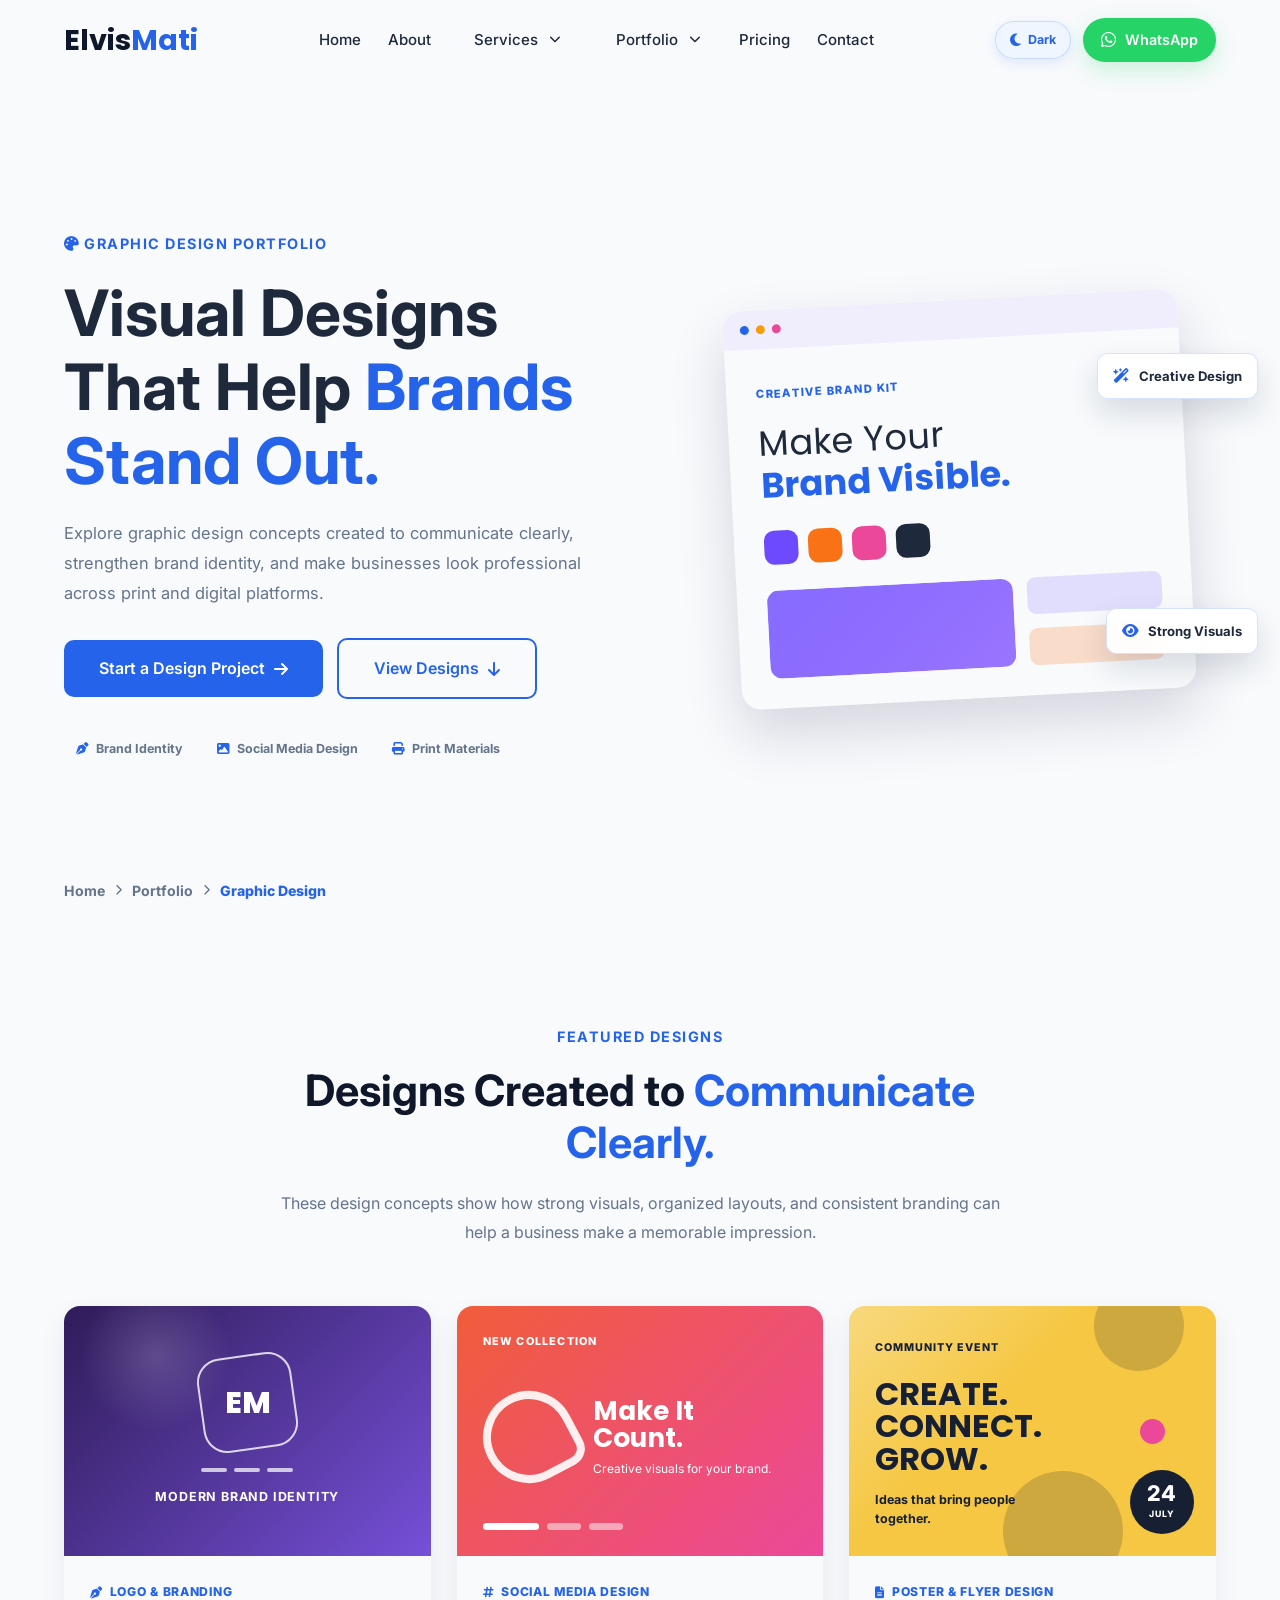
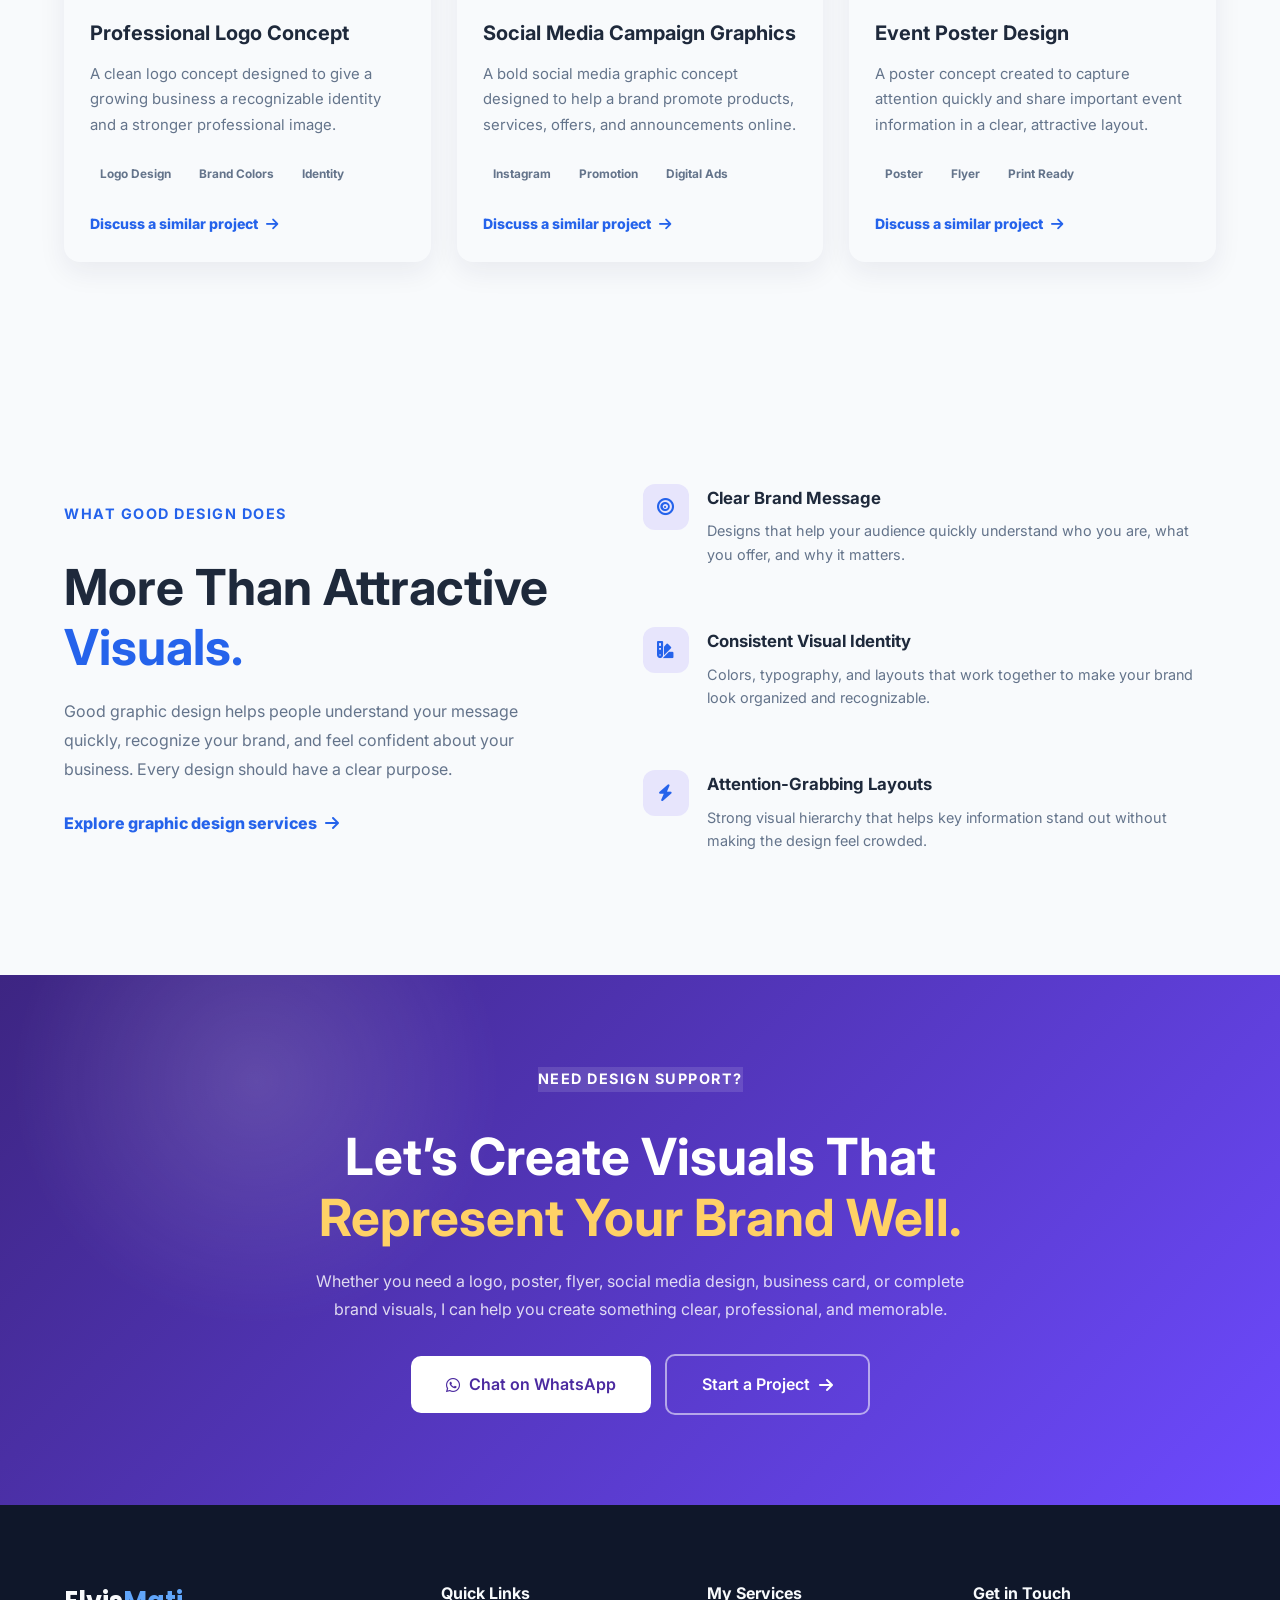
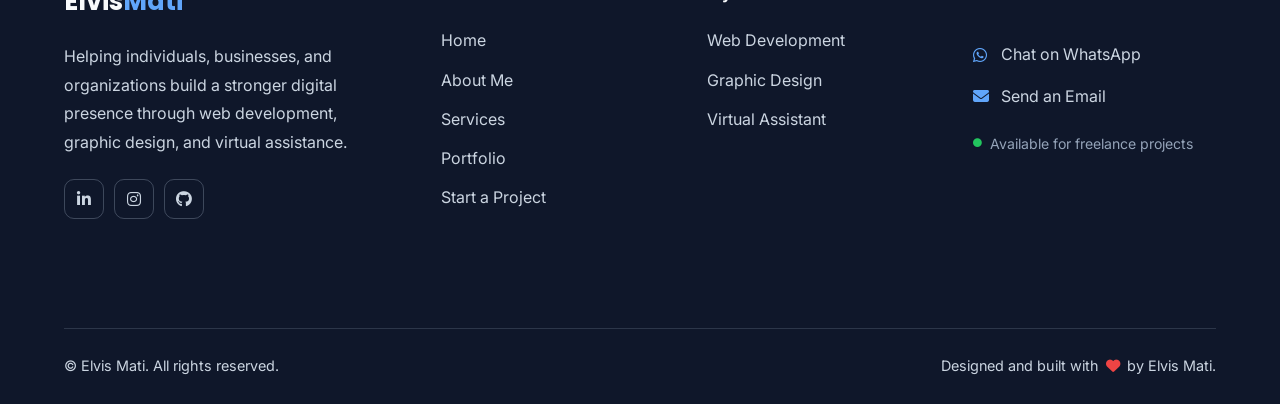
<file: graphic-design-portfolio.html>
<!DOCTYPE html>
<html lang="en">
<head>
    <meta charset="UTF-8">
    <meta name="viewport" content="width=device-width, initial-scale=1.0">

    <title>Graphic Design Portfolio | Elvis Mati</title>
    <meta name="description" content="Explore graphic design portfolio concepts by Elvis Mati, including logo design, social media graphics, posters, flyers, and brand-focused visual design.">

    <!-- Google Fonts -->
    <link rel="preconnect" href="https://fonts.googleapis.com">
    <link rel="preconnect" href="https://fonts.gstatic.com" crossorigin>
    <link href="https://fonts.googleapis.com/css2?family=Inter:wght@400;500;600;700;800&family=Poppins:wght@500;600;700;800&display=swap" rel="stylesheet">

    <!-- Font Awesome -->
    <link rel="stylesheet" href="https://cdnjs.cloudflare.com/ajax/libs/font-awesome/6.5.2/css/all.min.css">

    <!-- Shared CSS -->
    <link rel="stylesheet" href="css/style.css">
    <link rel="stylesheet" href="css/navbar.css">
    <link rel="stylesheet" href="css/responsive.css">

    <!-- Page-specific CSS -->
    <link rel="stylesheet" href="css/graphic-design-portfolio.css">

    <!-- Google analytics tag (gtag.js) -->
    <script async src="https://www.googletagmanager.com/gtag/js?id=G-YR5QVNDVCK"></script>
    <script>
    window.dataLayer = window.dataLayer || [];
    function gtag(){dataLayer.push(arguments);}
    gtag('js', new Date());

    gtag('config', 'G-YR5QVNDVCK');
    </script>
</head>

<body>

    <!-- ==================================================
         HEADER / NAVIGATION
    =================================================== -->
    <header class="header">
        <div class="container">
            <nav class="navbar">

                <a href="index.html" class="logo">
                    Elvis<span>Mati</span>
                </a>

                <ul class="nav-links">
                    <li><a href="index.html">Home</a></li>
                    <li><a href="about.html">About</a></li>

                    <!--services dropdown-->
                    <li class="dropdown">

                        <div class="dropdown-trigger">

                            <a href="services.html" class="dropdown-link">
                                Services
                            </a>

                            <button class="dropdown-toggle" type="button" aria-label="Toggle Services">
                                <i class="fa-solid fa-chevron-down"></i>
                            </button>

                        </div>

                        <ul class="dropdown-menu">
                            <li><a href="web-development.html">Web Development</a></li>
                            <li><a href="graphic-design.html">Graphic Design</a></li>
                            <li><a href="virtual-assistant.html">Virtual Assistant</a></li>
                        </ul>

                    </li>

                    <!--portfolio dropdown-->
                    <li class="dropdown">

                        <div class="dropdown-trigger">

                            <a href="portfolio.html" class="dropdown-link">
                                Portfolio
                            </a>

                            <button class="dropdown-toggle" type="button" aria-label="Toggle Portfolio">
                                <i class="fa-solid fa-chevron-down"></i>
                            </button>

                        </div>

                        <ul class="dropdown-menu">
                            <li><a href="web-development-portfolio.html">Web Development</a></li>
                            <li><a href="graphic-design-portfolio.html">Graphic Design</a></li>
                            <li><a href="virtual-assistant-portfolio.html">Virtual Assistant</a></li>
                        </ul>

                    </li>

                    <li><a href="pricing.html">Pricing</a></li>
                    <li><a href="contact.html">Contact</a></li>

                    <li class="mobile-theme-item">
                        <button class="theme-btn mobile-theme-btn" type="button" aria-label="Switch to dark theme">
                            <i class="fa-solid fa-moon"></i>
                            <span class="theme-btn-text">Dark</span>
                        </button>
                    </li>
                </ul>

                <div class="nav-actions">
                    <button class="theme-btn desktop-theme-btn" type="button" aria-label="Switch to dark theme">
                        <i class="fa-solid fa-moon"></i>
                        <span class="theme-btn-text">Dark</span>
                    </button>

                    <a
                        href="https://wa.me/254700531854?text=Hello%20Elvis,%20I%20came%20across%20your%20portfolio%20website%20and%20I%20am%20interested%20in%20your%20graphic%20design%20services."
                        class="whatsapp-btn"
                        target="_blank"
                        rel="noopener noreferrer"
                    >
                        <i class="fa-brands fa-whatsapp"></i>
                        <span>WhatsApp</span>
                    </a>
                </div>

                <!-- Mobile WhatsApp button -->
                <a
                    href="https://wa.me/254700531854?text=Hello%20Elvis,%20I%20came%20across%20your%20portfolio%20website%20and%20I%20am%20interested%20in%20your%20graphic%20design%20services."
                    class="mobile-whatsapp-btn"
                    target="_blank"
                    rel="noopener noreferrer"
                    aria-label="Chat with Elvis on WhatsApp"
                >
                    <i class="fa-brands fa-whatsapp"></i>
                </a>

                <!-- Hamburger menu on mobile -->
                <div class="hamburger" role="button" tabindex="0" aria-label="Open navigation menu">
                    <span></span>
                    <span></span>
                    <span></span>
                </div>

            </nav>
        </div>
    </header>

    <main>

        <!-- ==================================================
             GRAPHIC DESIGN PORTFOLIO HERO
        =================================================== -->
        <section class="graphic-portfolio-hero">
            <div class="container">

                <div class="graphic-portfolio-hero-grid">

                    <div class="graphic-portfolio-hero-content">
                        <span class="section-label">
                            <i class="fa-solid fa-palette"></i>
                            Graphic Design Portfolio
                        </span>

                        <h1>
                            Visual Designs That Help
                            <span>Brands Stand Out.</span>
                        </h1>

                        <p>
                            Explore graphic design concepts created to communicate clearly,
                            strengthen brand identity, and make businesses look professional
                            across print and digital platforms.
                        </p>

                        <div class="graphic-portfolio-hero-actions">
                            <a href="order.html" class="btn btn-primary">
                                Start a Design Project
                                <i class="fa-solid fa-arrow-right"></i>
                            </a>

                            <a href="#graphic-projects" class="btn btn-outline">
                                View Designs
                                <i class="fa-solid fa-arrow-down"></i>
                            </a>
                        </div>

                        <div class="graphic-portfolio-tags">
                            <span>
                                <i class="fa-solid fa-pen-nib"></i>
                                Brand Identity
                            </span>

                            <span>
                                <i class="fa-solid fa-image"></i>
                                Social Media Design
                            </span>

                            <span>
                                <i class="fa-solid fa-print"></i>
                                Print Materials
                            </span>
                        </div>
                    </div>

                    <div class="graphic-portfolio-hero-visual">
                        <div class="graphic-design-board">

                            <div class="design-board-top">
                                <span></span>
                                <span></span>
                                <span></span>
                            </div>

                            <div class="design-board-content">
                                <span class="design-board-label">CREATIVE BRAND KIT</span>

                                <div class="design-board-title">
                                    <span>Make Your</span>
                                    <strong>Brand Visible.</strong>
                                </div>

                                <div class="design-color-palette">
                                    <span></span>
                                    <span></span>
                                    <span></span>
                                    <span></span>
                                </div>

                                <div class="design-board-layout">
                                    <div class="design-layout-main"></div>

                                    <div class="design-layout-side">
                                        <span></span>
                                        <span></span>
                                    </div>
                                </div>
                            </div>
                        </div>

                        <div class="graphic-visual-badge badge-brand">
                            <i class="fa-solid fa-wand-magic-sparkles"></i>
                            <span>Creative Design</span>
                        </div>

                        <div class="graphic-visual-badge badge-visual">
                            <i class="fa-solid fa-eye"></i>
                            <span>Strong Visuals</span>
                        </div>
                    </div>

                </div>

            </div>
        </section>

        <!-- ==================================================
             BREADCRUMB
        =================================================== -->
        <section class="breadcrumb-section">
            <div class="container">
                <nav class="breadcrumb" aria-label="Breadcrumb">
                    <a href="index.html">Home</a>
                    <i class="fa-solid fa-chevron-right"></i>

                    <a href="portfolio.html">Portfolio</a>
                    <i class="fa-solid fa-chevron-right"></i>

                    <span class="active-page">Graphic Design</span>
                </nav>
            </div>
        </section>

        <!-- ==================================================
             FEATURED GRAPHIC DESIGN PROJECTS
        =================================================== -->
        <section class="graphic-portfolio-projects section-padding" id="graphic-projects">
            <div class="container">

                <div class="section-heading">
                    <span class="section-label">Featured Designs</span>

                    <h2>
                        Designs Created to
                        <span>Communicate Clearly.</span>
                    </h2>

                    <p>
                        These design concepts show how strong visuals, organized layouts,
                        and consistent branding can help a business make a memorable impression.
                    </p>
                </div>

                <div class="graphic-portfolio-project-grid">

                    <!-- Project 1 -->
                    <article class="graphic-portfolio-project-card">
                        <div class="graphic-project-preview logo-preview">
                            <div class="logo-preview-mark">
                                <span>EM</span>
                            </div>

                            <div class="logo-preview-lines">
                                <span></span>
                                <span></span>
                                <span></span>
                            </div>

                            <p>Modern Brand Identity</p>
                        </div>

                        <div class="graphic-project-card-content">
                            <span class="graphic-project-category">
                                <i class="fa-solid fa-pen-nib"></i>
                                Logo & Branding
                            </span>

                            <h3>Professional Logo Concept</h3>

                            <p>
                                A clean logo concept designed to give a growing business a
                                recognizable identity and a stronger professional image.
                            </p>

                            <div class="graphic-project-tags">
                                <span>Logo Design</span>
                                <span>Brand Colors</span>
                                <span>Identity</span>
                            </div>

                            <a href="contact.html" class="text-link">
                                Discuss a similar project
                                <i class="fa-solid fa-arrow-right"></i>
                            </a>
                        </div>
                    </article>

                    <!-- Project 2 -->
                    <article class="graphic-portfolio-project-card">
                        <div class="graphic-project-preview social-preview">
                            <div class="social-preview-header">
                                <span>NEW COLLECTION</span>
                            </div>

                            <div class="social-preview-main">
                                <div class="social-preview-shape"></div>

                                <div>
                                    <h3>Make It<br>Count.</h3>
                                    <p>Creative visuals for your brand.</p>
                                </div>
                            </div>

                            <div class="social-preview-footer">
                                <span></span>
                                <span></span>
                                <span></span>
                            </div>
                        </div>

                        <div class="graphic-project-card-content">
                            <span class="graphic-project-category">
                                <i class="fa-solid fa-hashtag"></i>
                                Social Media Design
                            </span>

                            <h3>Social Media Campaign Graphics</h3>

                            <p>
                                A bold social media graphic concept designed to help a brand
                                promote products, services, offers, and announcements online.
                            </p>

                            <div class="graphic-project-tags">
                                <span>Instagram</span>
                                <span>Promotion</span>
                                <span>Digital Ads</span>
                            </div>

                            <a href="contact.html" class="text-link">
                                Discuss a similar project
                                <i class="fa-solid fa-arrow-right"></i>
                            </a>
                        </div>
                    </article>

                    <!-- Project 3 -->
                    <article class="graphic-portfolio-project-card">
                        <div class="graphic-project-preview poster-preview">
                            <span class="poster-preview-kicker">COMMUNITY EVENT</span>

                            <h3>CREATE.<br>CONNECT.<br>GROW.</h3>

                            <p>Ideas that bring people together.</p>

                            <div class="poster-preview-date">
                                <span>24</span>
                                <small>JULY</small>
                            </div>

                            <div class="poster-preview-shapes">
                                <span></span>
                                <span></span>
                                <span></span>
                            </div>
                        </div>

                        <div class="graphic-project-card-content">
                            <span class="graphic-project-category">
                                <i class="fa-solid fa-file-lines"></i>
                                Poster & Flyer Design
                            </span>

                            <h3>Event Poster Design</h3>

                            <p>
                                A poster concept created to capture attention quickly and share
                                important event information in a clear, attractive layout.
                            </p>

                            <div class="graphic-project-tags">
                                <span>Poster</span>
                                <span>Flyer</span>
                                <span>Print Ready</span>
                            </div>

                            <a href="contact.html" class="text-link">
                                Discuss a similar project
                                <i class="fa-solid fa-arrow-right"></i>
                            </a>
                        </div>
                    </article>

                </div>

            </div>
        </section>

        <!-- ==================================================
             DESIGN APPROACH
        =================================================== -->
        <section class="graphic-portfolio-approach section-padding">
            <div class="container">

                <div class="graphic-portfolio-approach-grid">

                    <div class="graphic-portfolio-approach-content">
                        <span class="section-label">What Good Design Does</span>

                        <h2>
                            More Than Attractive
                            <span>Visuals.</span>
                        </h2>

                        <p>
                            Good graphic design helps people understand your message quickly,
                            recognize your brand, and feel confident about your business.
                            Every design should have a clear purpose.
                        </p>

                        <a href="graphic-design.html" class="text-link">
                            Explore graphic design services
                            <i class="fa-solid fa-arrow-right"></i>
                        </a>
                    </div>

                    <div class="graphic-portfolio-feature-list">

                        <article class="graphic-portfolio-feature-card">
                            <div class="graphic-feature-icon">
                                <i class="fa-solid fa-bullseye"></i>
                            </div>

                            <div>
                                <h3>Clear Brand Message</h3>
                                <p>
                                    Designs that help your audience quickly understand who you
                                    are, what you offer, and why it matters.
                                </p>
                            </div>
                        </article>

                        <article class="graphic-portfolio-feature-card">
                            <div class="graphic-feature-icon">
                                <i class="fa-solid fa-swatchbook"></i>
                            </div>

                            <div>
                                <h3>Consistent Visual Identity</h3>
                                <p>
                                    Colors, typography, and layouts that work together to make
                                    your brand look organized and recognizable.
                                </p>
                            </div>
                        </article>

                        <article class="graphic-portfolio-feature-card">
                            <div class="graphic-feature-icon">
                                <i class="fa-solid fa-bolt"></i>
                            </div>

                            <div>
                                <h3>Attention-Grabbing Layouts</h3>
                                <p>
                                    Strong visual hierarchy that helps key information stand out
                                    without making the design feel crowded.
                                </p>
                            </div>
                        </article>

                    </div>

                </div>

            </div>
        </section>

        <!-- ==================================================
             FINAL CTA
        =================================================== -->
        <section class="graphic-portfolio-cta">
            <div class="container">

                <div class="graphic-portfolio-cta-content">
                    <span class="section-label">Need Design Support?</span>

                    <h2>
                        Let’s Create Visuals That
                        <span>Represent Your Brand Well.</span>
                    </h2>

                    <p>
                        Whether you need a logo, poster, flyer, social media design, business
                        card, or complete brand visuals, I can help you create something clear,
                        professional, and memorable.
                    </p>

                    <div class="graphic-portfolio-cta-actions">
                        <a href="https://wa.me/254700531854?text=Hello%20Elvis,%20I%20am%20interested%20in%20starting%20a%20graphic%20design%20project."
                           class="btn btn-primary"
                           target="_blank"
                           rel="noopener noreferrer">
                            <i class="fa-brands fa-whatsapp"></i>
                            <span>Chat on WhatsApp</span>
                        </a>

                        <a href="order.html" class="btn btn-outline">
                            Start a Project
                            <i class="fa-solid fa-arrow-right"></i>
                        </a>
                    </div>
                </div>

            </div>
        </section>

    </main>

    <!-- ==================================================
         FOOTER
    =================================================== -->
    <footer class="site-footer">
        <div class="container">

            <div class="footer-grid">

                <div class="footer-brand">
                    <a href="index.html" class="footer-logo">
                        Elvis<span>Mati</span>
                    </a>

                    <p>
                        Helping individuals, businesses, and organizations build a stronger
                        digital presence through web development, graphic design, and
                        virtual assistance.
                    </p>

                    <div class="footer-social-links">
                        <a href="https://www.linkedin.com/in/elvismati/"
                           aria-label="Visit my LinkedIn profile"
                           target="_blank"
                           rel="noopener">
                            <i class="fa-brands fa-linkedin-in"></i>
                        </a>

                        <a href="https://www.instagram.com/elvismati1/"
                           aria-label="Visit my Instagram profile"
                           target="_blank"
                           rel="noopener">
                            <i class="fa-brands fa-instagram"></i>
                        </a>

                        <a href="https://github.com/sonraz"
                           aria-label="Visit my GitHub profile"
                           target="_blank"
                           rel="noopener">
                            <i class="fa-brands fa-github"></i>
                        </a>
                    </div>
                </div>

                <div class="footer-links">
                    <h3>Quick Links</h3>

                    <ul>
                        <li><a href="index.html">Home</a></li>
                        <li><a href="about.html">About Me</a></li>
                        <li><a href="services.html">Services</a></li>
                        <li><a href="portfolio.html">Portfolio</a></li>
                        <li><a href="order.html">Start a Project</a></li>
                    </ul>
                </div>

                <div class="footer-links">
                    <h3>My Services</h3>

                    <ul>
                        <li><a href="web-development.html">Web Development</a></li>
                        <li><a href="graphic-design.html">Graphic Design</a></li>
                        <li><a href="virtual-assistant.html">Virtual Assistant</a></li>
                    </ul>
                </div>

                <div class="footer-contact">
                    <h3>Get in Touch</h3>

                    <a href="https://wa.me/254700531854?text=Hello%20Elvis,%20I%20would%20like%20to%20discuss%20a%20project."
                       target="_blank"
                       rel="noopener">
                        <i class="fa-brands fa-whatsapp"></i>
                        <span>Chat on WhatsApp</span>
                    </a>

                    <a href="https://mail.google.com/mail/?view=cm&fs=1&to=elvismati.work@gmail.com&su=Project%20Inquiry"
                       target="_blank"
                       rel="noopener">
                        <i class="fa-solid fa-envelope"></i>
                        <span>Send an Email</span>
                    </a>

                    <p class="footer-availability">
                        <i class="fa-solid fa-circle"></i>
                        Available for freelance projects
                    </p>
                </div>

            </div>

            <div class="footer-bottom">
                <p>
                    © <span id="currentYear"></span> Elvis Mati. All rights reserved.
                </p>

                <p>
                    Designed and built with <i class="fa-solid fa-heart"></i> by Elvis Mati.
                </p>
            </div>

        </div>
    </footer>

    <!-- Back-to-top button -->
    <button class="back-to-top" id="backToTop" type="button" aria-label="Back to top">
        <i class="fa-solid fa-arrow-up"></i>
    </button>

    <!-- Shared JavaScript -->
    <script src="js/script.js"></script>
    <script src="js/navbar.js"></script>
    <script src="js/theme.js"></script>
    <script src="js/animations.js"></script>
    <script src="js/back-to-top.js"></script>

</body>
</html>
</file>
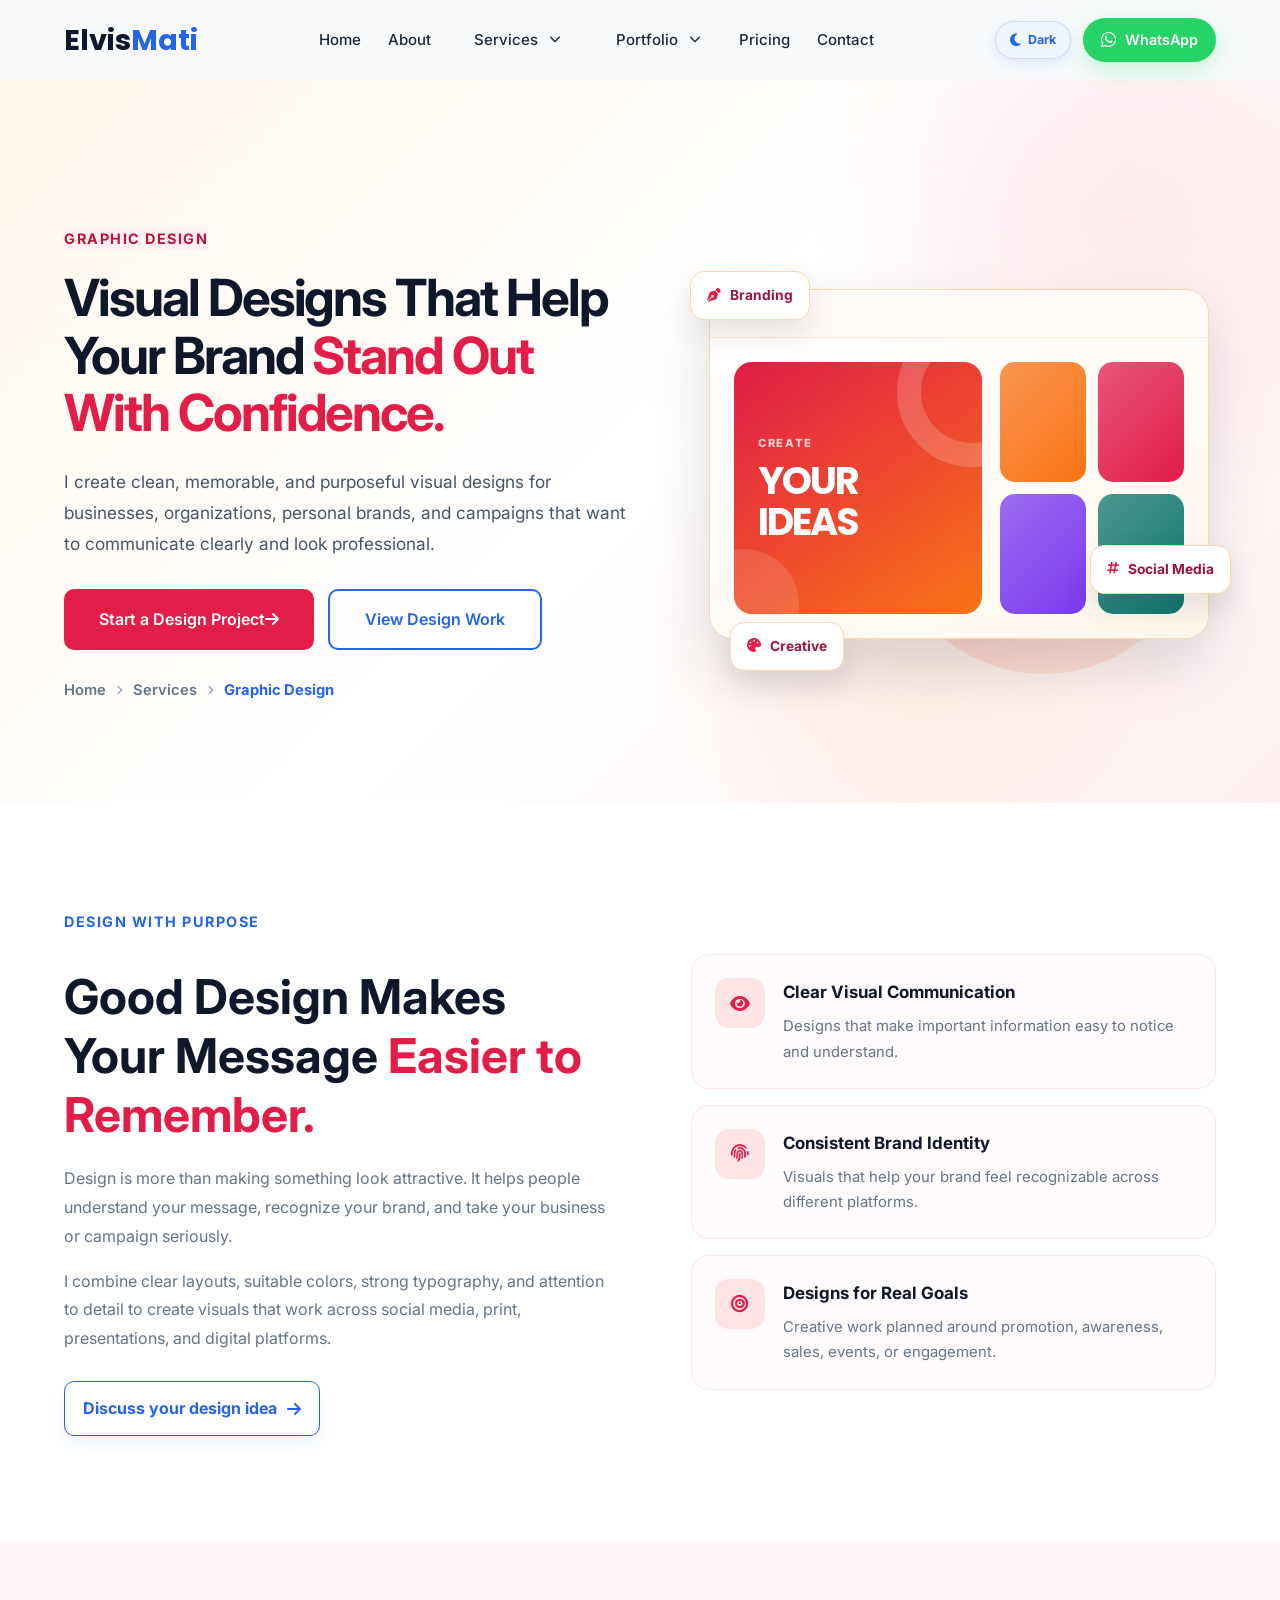
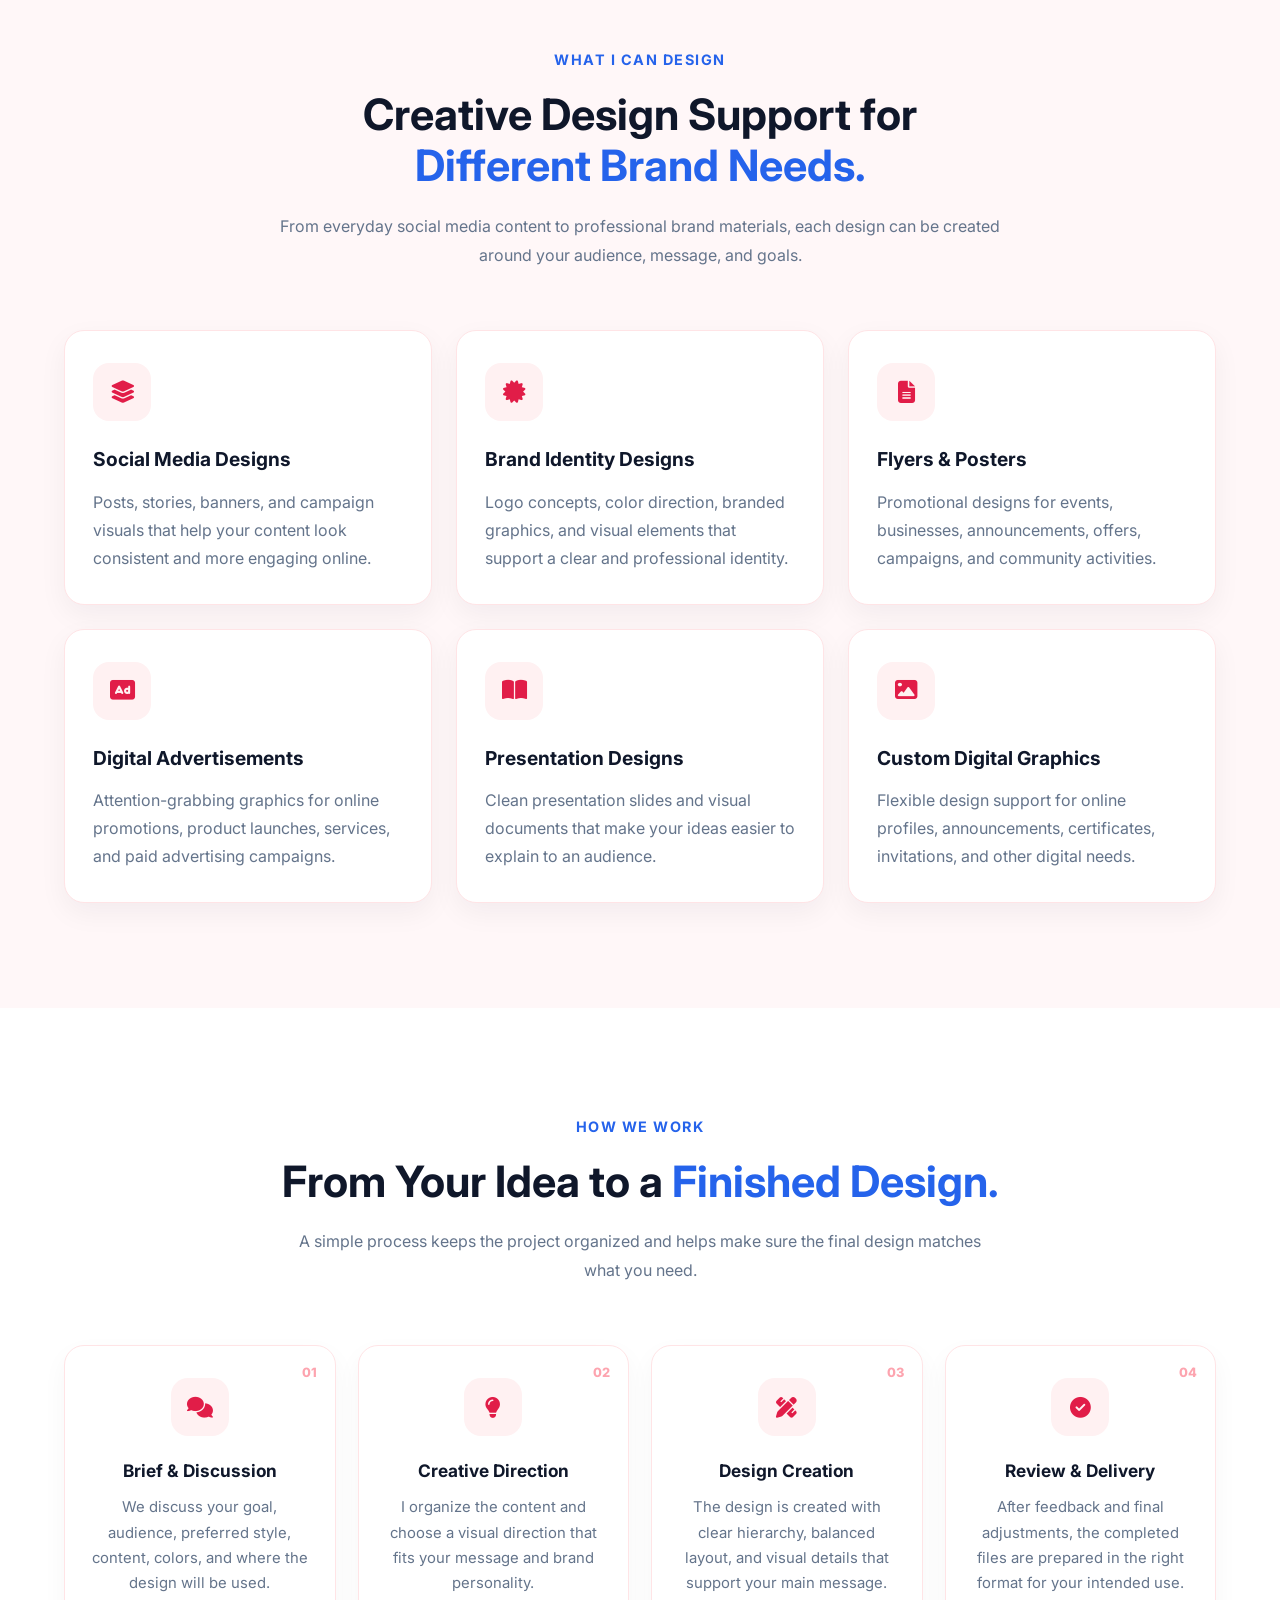
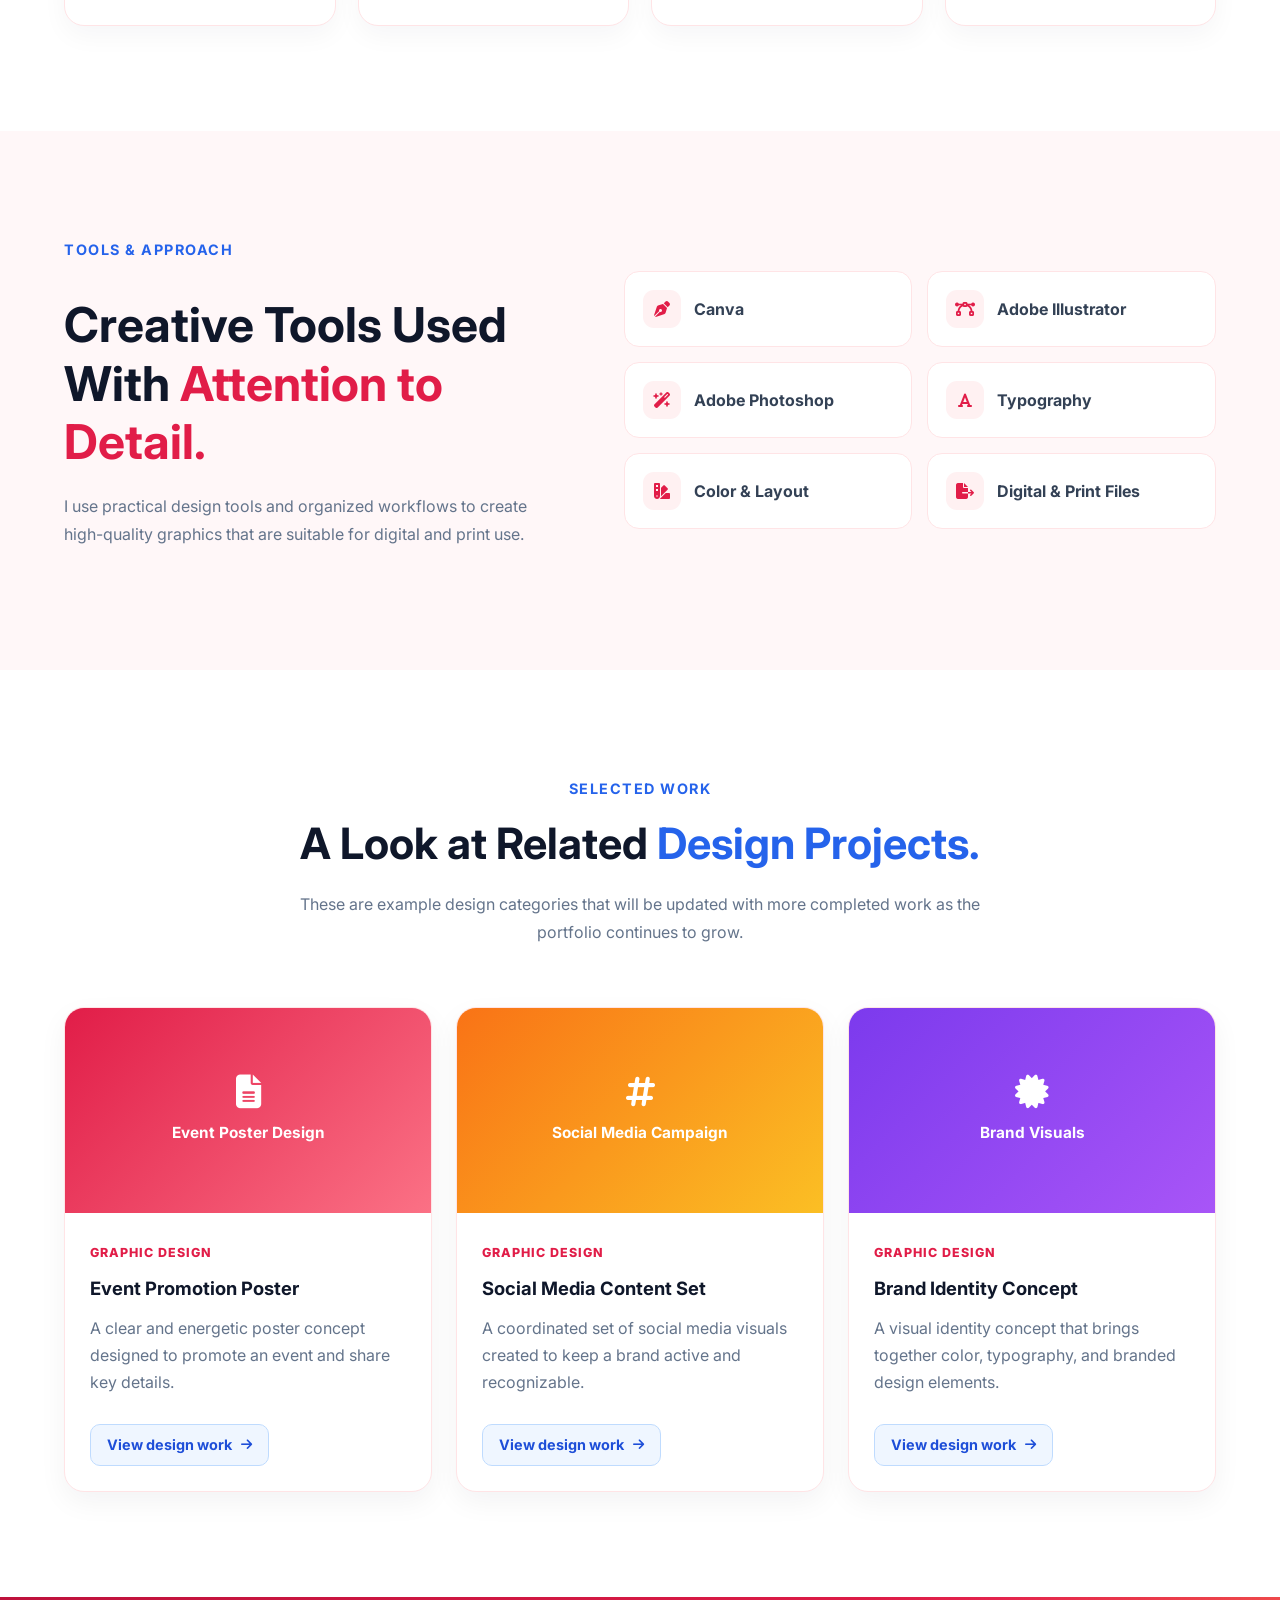
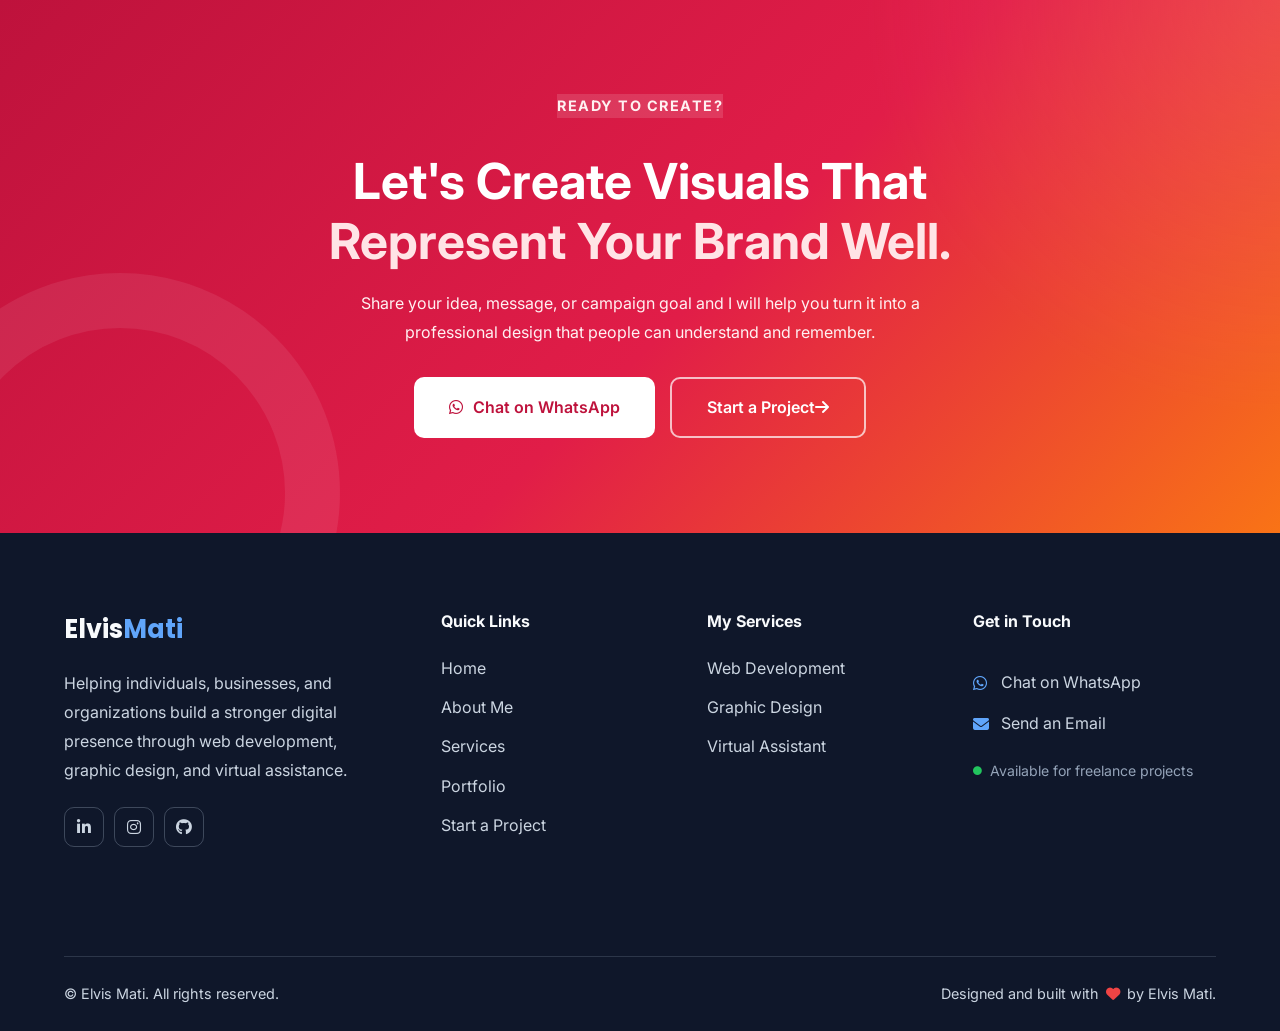
<file: graphic-design.html>
<!DOCTYPE html>
<html lang="en">
<head>
    <meta charset="UTF-8">
    <meta name="viewport" content="width=device-width, initial-scale=1.0">

    <title>Graphic Design | Elvis Mati</title>
    <meta name="description" content="Professional graphic design services by Elvis Mati, including social media designs, brand visuals, posters, flyers, and digital marketing graphics.">

    <!-- Google Fonts -->
    <link rel="preconnect" href="https://fonts.googleapis.com">
    <link rel="preconnect" href="https://fonts.gstatic.com" crossorigin>
    <link href="https://fonts.googleapis.com/css2?family=Inter:wght@400;500;600;700;800&family=Poppins:wght@500;600;700;800&display=swap" rel="stylesheet">

    <!-- Font Awesome -->
    <link rel="stylesheet" href="https://cdnjs.cloudflare.com/ajax/libs/font-awesome/6.5.2/css/all.min.css">

    <!-- Shared CSS -->
    <link rel="stylesheet" href="css/style.css">
    <link rel="stylesheet" href="css/navbar.css">
    <link rel="stylesheet" href="css/responsive.css">

    <!-- Page CSS -->
    <link rel="stylesheet" href="css/graphic-design.css">

    <!-- Google analytics tag (gtag.js) -->
    <script async src="https://www.googletagmanager.com/gtag/js?id=G-YR5QVNDVCK"></script>
    <script>
    window.dataLayer = window.dataLayer || [];
    function gtag(){dataLayer.push(arguments);}
    gtag('js', new Date());

    gtag('config', 'G-YR5QVNDVCK');
    </script>
</head>

<body>

    <!-- ==================================================
         HEADER / NAVIGATION
    =================================================== -->
    <header class="header">
        <div class="container">
            <nav class="navbar">

                <a href="index.html" class="logo">
                    Elvis<span>Mati</span>
                </a>

                <ul class="nav-links">
                    <li><a href="index.html">Home</a></li>
                    <li><a href="about.html">About</a></li>
                    
                    <!--services dropdown-->
                    <li class="dropdown">

                        <div class="dropdown-trigger">

                            <a href="services.html" class="dropdown-link">
                                Services
                            </a>

                            <button class="dropdown-toggle" type="button" aria-label="Toggle Services">
                                <i class="fa-solid fa-chevron-down"></i>
                            </button>

                        </div>

                        <ul class="dropdown-menu">
                            <li><a href="web-development.html">Web Development</a></li>
                            <li><a href="graphic-design.html">Graphic Design</a></li>
                            <li><a href="virtual-assistant.html">Virtual Assistant</a></li>
                        </ul>

                    </li>

                    <!--portfolio dropdown-->
                    <li class="dropdown">

                        <div class="dropdown-trigger">

                            <a href="portfolio.html" class="dropdown-link">
                                Portfolio
                            </a>

                            <button class="dropdown-toggle" type="button" aria-label="Toggle Portfolio">
                                <i class="fa-solid fa-chevron-down"></i>
                            </button>

                        </div>

                        <ul class="dropdown-menu">
                            <li><a href="web-development-portfolio.html">Web Development</a></li>
                            <li><a href="graphic-design-portfolio.html">Graphic Design</a></li>
                            <li><a href="virtual-assistant-portfolio.html">Virtual Assistant</a></li>
                        </ul>

                    </li>

                    <li><a href="pricing.html">Pricing</a></li>
                    <li><a href="contact.html">Contact</a></li>

                    <li class="mobile-theme-item">
                        <button class="theme-btn mobile-theme-btn" type="button" aria-label="Switch to dark theme">
                            <i class="fa-solid fa-moon"></i>
                            <span class="theme-btn-text">Dark</span>
                        </button>
                    </li>
                </ul>

                <div class="nav-actions">
                    <button class="theme-btn desktop-theme-btn" type="button" aria-label="Switch to dark theme">
                        <i class="fa-solid fa-moon"></i>
                        <span class="theme-btn-text">Dark</span>
                    </button>

                    <a href="https://wa.me/254700531854?text=Hello%20Elvis,%20I%20came%20across%20your%20portfolio%20website%20and%20I'm%20interested%20in%20your%20graphic%20design%20services."
                       class="whatsapp-btn"
                       target="_blank"
                       rel="noopener noreferrer">
                        <i class="fa-brands fa-whatsapp"></i>
                        <span>WhatsApp</span>
                    </a>
                </div>

                <a href="https://wa.me/254700531854?text=Hello%20Elvis,%20I%20am%20interested%20in%20your%20graphic%20design%20services."
                   class="mobile-whatsapp-btn"
                   target="_blank"
                   rel="noopener noreferrer"
                   aria-label="Chat with Elvis on WhatsApp">
                    <i class="fa-brands fa-whatsapp"></i>
                </a>

                <div class="hamburger" role="button" tabindex="0" aria-label="Open navigation menu">
                    <span></span>
                    <span></span>
                    <span></span>
                </div>

            </nav>
        </div>
    </header>

    <main>

        <!-- ==================================================
             GRAPHIC DESIGN HERO
        =================================================== -->
        <section class="graphic-design-hero">
            <div class="container">
                <div class="graphic-design-hero-grid">

                    <div class="graphic-design-hero-content">
                        <span class="section-label">Graphic Design</span>

                        <h1>
                            Visual Designs That Help Your Brand
                            <span>Stand Out With Confidence.</span>
                        </h1>

                        <p>
                            I create clean, memorable, and purposeful visual designs for
                            businesses, organizations, personal brands, and campaigns that
                            want to communicate clearly and look professional.
                        </p>

                        <div class="graphic-design-hero-actions">
                            <a href="order.html" class="btn btn-primary">
                                <span>Start a Design Project</span>
                                <i class="fa-solid fa-arrow-right"></i>
                            </a>

                            <a href="portfolio.html#graphic-projects" class="btn btn-outline">
                                View Design Work
                            </a>
                        </div>

                        <!-- Breadcrumb -->
                        <nav class="breadcrumb" aria-label="Breadcrumb">
                            <a href="index.html">Home</a>
                            <i class="fa-solid fa-angle-right" aria-hidden="true"></i>
                            <a href="services.html">Services</a>
                            <i class="fa-solid fa-angle-right" aria-hidden="true"></i>
                            <span class="active" aria-current="page">Graphic Design</span>
                        </nav>
                    </div>

                    <div class="graphic-design-hero-visual" aria-hidden="true">
                        <div class="design-board">
                            <div class="design-board-top">
                                <span></span>
                                <span></span>
                                <span></span>
                            </div>

                            <div class="design-board-content">
                                <div class="design-poster">
                                    <span class="design-poster-label">CREATE</span>
                                    <strong>YOUR<br>IDEAS</strong>
                                    <div class="design-poster-shape shape-one"></div>
                                    <div class="design-poster-shape shape-two"></div>
                                </div>

                                <div class="design-mini-cards">
                                    <div class="design-mini-card mini-card-one"></div>
                                    <div class="design-mini-card mini-card-two"></div>
                                    <div class="design-mini-card mini-card-three"></div>
                                    <div class="design-mini-card mini-card-four"></div>
                                </div>
                            </div>
                        </div>

                        <div class="design-floating-tag tag-branding">
                            <i class="fa-solid fa-pen-nib"></i>
                            <span>Branding</span>
                        </div>

                        <div class="design-floating-tag tag-social">
                            <i class="fa-solid fa-hashtag"></i>
                            <span>Social Media</span>
                        </div>

                        <div class="design-floating-tag tag-creative">
                            <i class="fa-solid fa-palette"></i>
                            <span>Creative</span>
                        </div>
                    </div>

                </div>
            </div>
        </section>

        <!-- ==================================================
             INTRODUCTION
        =================================================== -->
        <section class="graphic-design-intro section-padding">
            <div class="container">
                <div class="graphic-design-intro-grid">

                    <div class="graphic-design-intro-content">
                        <span class="section-label">Design With Purpose</span>

                        <h2>
                            Good Design Makes Your Message
                            <span>Easier to Remember.</span>
                        </h2>

                        <p>
                            Design is more than making something look attractive. It helps
                            people understand your message, recognize your brand, and take
                            your business or campaign seriously.
                        </p>

                        <p>
                            I combine clear layouts, suitable colors, strong typography,
                            and attention to detail to create visuals that work across
                            social media, print, presentations, and digital platforms.
                        </p>

                        <a href="contact.html" class="text-link">
                            Discuss your design idea
                            <i class="fa-solid fa-arrow-right"></i>
                        </a>
                    </div>

                    <div class="graphic-design-benefits">
                        <div class="graphic-design-benefit-card">
                            <div class="graphic-design-benefit-icon">
                                <i class="fa-solid fa-eye"></i>
                            </div>

                            <div>
                                <h3>Clear Visual Communication</h3>
                                <p>Designs that make important information easy to notice and understand.</p>
                            </div>
                        </div>

                        <div class="graphic-design-benefit-card">
                            <div class="graphic-design-benefit-icon">
                                <i class="fa-solid fa-fingerprint"></i>
                            </div>

                            <div>
                                <h3>Consistent Brand Identity</h3>
                                <p>Visuals that help your brand feel recognizable across different platforms.</p>
                            </div>
                        </div>

                        <div class="graphic-design-benefit-card">
                            <div class="graphic-design-benefit-icon">
                                <i class="fa-solid fa-bullseye"></i>
                            </div>

                            <div>
                                <h3>Designs for Real Goals</h3>
                                <p>Creative work planned around promotion, awareness, sales, events, or engagement.</p>
                            </div>
                        </div>
                    </div>

                </div>
            </div>
        </section>

        <!-- ==================================================
             DESIGN SERVICES
        =================================================== -->
        <section class="design-services section-padding">
            <div class="container">

                <div class="section-heading">
                    <span class="section-label">What I Can Design</span>

                    <h2>
                        Creative Design Support for
                        <span>Different Brand Needs.</span>
                    </h2>

                    <p>
                        From everyday social media content to professional brand materials,
                        each design can be created around your audience, message, and goals.
                    </p>
                </div>

                <div class="design-services-grid">

                    <article class="design-service-card">
                        <div class="design-service-icon">
                            <i class="fa-solid fa-layer-group"></i>
                        </div>
                        <h3>Social Media Designs</h3>
                        <p>Posts, stories, banners, and campaign visuals that help your content look consistent and more engaging online.</p>
                    </article>

                    <article class="design-service-card">
                        <div class="design-service-icon">
                            <i class="fa-solid fa-certificate"></i>
                        </div>
                        <h3>Brand Identity Designs</h3>
                        <p>Logo concepts, color direction, branded graphics, and visual elements that support a clear and professional identity.</p>
                    </article>

                    <article class="design-service-card">
                        <div class="design-service-icon">
                            <i class="fa-solid fa-file-lines"></i>
                        </div>
                        <h3>Flyers & Posters</h3>
                        <p>Promotional designs for events, businesses, announcements, offers, campaigns, and community activities.</p>
                    </article>

                    <article class="design-service-card">
                        <div class="design-service-icon">
                            <i class="fa-solid fa-rectangle-ad"></i>
                        </div>
                        <h3>Digital Advertisements</h3>
                        <p>Attention-grabbing graphics for online promotions, product launches, services, and paid advertising campaigns.</p>
                    </article>

                    <article class="design-service-card">
                        <div class="design-service-icon">
                            <i class="fa-solid fa-book-open"></i>
                        </div>
                        <h3>Presentation Designs</h3>
                        <p>Clean presentation slides and visual documents that make your ideas easier to explain to an audience.</p>
                    </article>

                    <article class="design-service-card">
                        <div class="design-service-icon">
                            <i class="fa-solid fa-image"></i>
                        </div>
                        <h3>Custom Digital Graphics</h3>
                        <p>Flexible design support for online profiles, announcements, certificates, invitations, and other digital needs.</p>
                    </article>

                </div>
            </div>
        </section>

        <!-- ==================================================
             DESIGN PROCESS
        =================================================== -->
        <section class="graphic-design-process section-padding">
            <div class="container">

                <div class="section-heading">
                    <span class="section-label">How We Work</span>

                    <h2>
                        From Your Idea to a
                        <span>Finished Design.</span>
                    </h2>

                    <p>
                        A simple process keeps the project organized and helps make sure
                        the final design matches what you need.
                    </p>
                </div>

                <div class="design-process-steps">

                    <article class="design-process-step">
                        <span class="design-process-number">01</span>
                        <div class="design-process-icon">
                            <i class="fa-solid fa-comments"></i>
                        </div>
                        <h3>Brief &amp; Discussion</h3>
                        <p>We discuss your goal, audience, preferred style, content, colors, and where the design will be used.</p>
                    </article>

                    <article class="design-process-step">
                        <span class="design-process-number">02</span>
                        <div class="design-process-icon">
                            <i class="fa-solid fa-lightbulb"></i>
                        </div>
                        <h3>Creative Direction</h3>
                        <p>I organize the content and choose a visual direction that fits your message and brand personality.</p>
                    </article>

                    <article class="design-process-step">
                        <span class="design-process-number">03</span>
                        <div class="design-process-icon">
                            <i class="fa-solid fa-pen-ruler"></i>
                        </div>
                        <h3>Design Creation</h3>
                        <p>The design is created with clear hierarchy, balanced layout, and visual details that support your main message.</p>
                    </article>

                    <article class="design-process-step">
                        <span class="design-process-number">04</span>
                        <div class="design-process-icon">
                            <i class="fa-solid fa-circle-check"></i>
                        </div>
                        <h3>Review &amp; Delivery</h3>
                        <p>After feedback and final adjustments, the completed files are prepared in the right format for your intended use.</p>
                    </article>

                </div>
            </div>
        </section>

        <!-- ==================================================
             DESIGN TOOLS
        =================================================== -->
        <section class="graphic-design-tools section-padding">
            <div class="container">
                <div class="graphic-design-tools-grid">

                    <div class="graphic-design-tools-content">
                        <span class="section-label">Tools &amp; Approach</span>

                        <h2>
                            Creative Tools Used With
                            <span>Attention to Detail.</span>
                        </h2>

                        <p>
                            I use practical design tools and organized workflows to create
                            high-quality graphics that are suitable for digital and print use.
                        </p>
                    </div>

                    <div class="design-tools-list">
                        <div class="design-tool-item"><i class="fa-solid fa-pen-nib"></i><span>Canva</span></div>
                        <div class="design-tool-item"><i class="fa-solid fa-bezier-curve"></i><span>Adobe Illustrator</span></div>
                        <div class="design-tool-item"><i class="fa-solid fa-wand-magic-sparkles"></i><span>Adobe Photoshop</span></div>
                        <div class="design-tool-item"><i class="fa-solid fa-font"></i><span>Typography</span></div>
                        <div class="design-tool-item"><i class="fa-solid fa-swatchbook"></i><span>Color &amp; Layout</span></div>
                        <div class="design-tool-item"><i class="fa-solid fa-file-export"></i><span>Digital &amp; Print Files</span></div>
                    </div>

                </div>
            </div>
        </section>

        <!-- ==================================================
             RELATED DESIGN WORK
        =================================================== -->
        <section class="graphic-design-projects section-padding">
            <div class="container">

                <div class="section-heading">
                    <span class="section-label">Selected Work</span>

                    <h2>
                        A Look at Related
                        <span>Design Projects.</span>
                    </h2>

                    <p>
                        These are example design categories that will be updated with more
                        completed work as the portfolio continues to grow.
                    </p>
                </div>

                <div class="graphic-design-project-grid">

                    <article class="graphic-design-project-card">
                        <div class="graphic-design-project-placeholder poster-project">
                            <i class="fa-solid fa-file-lines"></i>
                            <span>Event Poster Design</span>
                        </div>

                        <div class="graphic-design-project-content">
                            <span>Graphic Design</span>
                            <h3>Event Promotion Poster</h3>
                            <p>A clear and energetic poster concept designed to promote an event and share key details.</p>

                            <a href="portfolio.html#graphic-projects" class="project-view-btn">
                                View design work
                                <i class="fa-solid fa-arrow-right"></i>
                            </a>
                        </div>
                    </article>

                    <article class="graphic-design-project-card">
                        <div class="graphic-design-project-placeholder social-project">
                            <i class="fa-solid fa-hashtag"></i>
                            <span>Social Media Campaign</span>
                        </div>

                        <div class="graphic-design-project-content">
                            <span>Graphic Design</span>
                            <h3>Social Media Content Set</h3>
                            <p>A coordinated set of social media visuals created to keep a brand active and recognizable.</p>

                            <a href="portfolio.html#graphic-projects" class="project-view-btn">
                                View design work
                                <i class="fa-solid fa-arrow-right"></i>
                            </a>
                        </div>
                    </article>

                    <article class="graphic-design-project-card">
                        <div class="graphic-design-project-placeholder brand-project">
                            <i class="fa-solid fa-certificate"></i>
                            <span>Brand Visuals</span>
                        </div>

                        <div class="graphic-design-project-content">
                            <span>Graphic Design</span>
                            <h3>Brand Identity Concept</h3>
                            <p>A visual identity concept that brings together color, typography, and branded design elements.</p>

                            <a href="portfolio.html#graphic-projects" class="project-view-btn">
                                View design work
                                <i class="fa-solid fa-arrow-right"></i>
                            </a>
                        </div>
                    </article>

                </div>
            </div>
        </section>

        <!-- ==================================================
             FINAL CTA
        =================================================== -->
        <section class="graphic-design-cta">
            <div class="container">
                <div class="graphic-design-cta-content">

                    <span class="section-label">Ready to Create?</span>

                    <h2>
                        Let's Create Visuals That
                        <span>Represent Your Brand Well.</span>
                    </h2>

                    <p>
                        Share your idea, message, or campaign goal and I will help you
                        turn it into a professional design that people can understand
                        and remember.
                    </p>

                    <div class="graphic-design-cta-actions">
                        <a href="https://wa.me/254700531854?text=Hello%20Elvis,%20I%20am%20interested%20in%20starting%20a%20graphic%20design%20project."
                           class="btn btn-primary"
                           target="_blank"
                           rel="noopener noreferrer">
                            <i class="fa-brands fa-whatsapp"></i>
                            <span>Chat on WhatsApp</span>
                        </a>

                        <a href="order.html" class="btn btn-outline">
                            <span>Start a Project</span>
                            <i class="fa-solid fa-arrow-right"></i>
                        </a>
                    </div>

                </div>
            </div>
        </section>

    </main>

    <!-- ==================================================
         FOOTER
    =================================================== -->
    <footer class="site-footer">
        <div class="container">

            <div class="footer-grid">

                <div class="footer-brand">
                    <a href="index.html" class="footer-logo">
                        Elvis<span>Mati</span>
                    </a>

                    <p>
                        Helping individuals, businesses, and organizations build a
                        stronger digital presence through web development, graphic
                        design, and virtual assistance.
                    </p>

                    <div class="footer-social-links">
                        <a href="https://www.linkedin.com/in/elvismati/"
                           aria-label="Visit my LinkedIn profile"
                           target="_blank"
                           rel="noopener noreferrer">
                            <i class="fa-brands fa-linkedin-in"></i>
                        </a>

                        <a href="https://www.instagram.com/elvismati1/"
                           aria-label="Visit my Instagram profile"
                           target="_blank"
                           rel="noopener noreferrer">
                            <i class="fa-brands fa-instagram"></i>
                        </a>

                        <a href="https://github.com/sonraz"
                           aria-label="Visit my GitHub profile"
                           target="_blank"
                           rel="noopener noreferrer">
                            <i class="fa-brands fa-github"></i>
                        </a>
                    </div>
                </div>

                <div class="footer-links">
                    <h3>Quick Links</h3>
                    <ul>
                        <li><a href="index.html">Home</a></li>
                        <li><a href="about.html">About Me</a></li>
                        <li><a href="services.html">Services</a></li>
                        <li><a href="portfolio.html">Portfolio</a></li>
                        <li><a href="order.html">Start a Project</a></li>
                    </ul>
                </div>

                <div class="footer-links">
                    <h3>My Services</h3>
                    <ul>
                        <li><a href="web-development.html">Web Development</a></li>
                        <li><a href="graphic-design.html">Graphic Design</a></li>
                        <li><a href="virtual-assistant.html">Virtual Assistant</a></li>
                    </ul>
                </div>

                <div class="footer-contact">
                    <h3>Get in Touch</h3>

                    <a href="https://wa.me/254700531854?text=Hello%20Elvis,%20I%20would%20like%20to%20discuss%20a%20project."
                       target="_blank"
                       rel="noopener noreferrer">
                        <i class="fa-brands fa-whatsapp"></i>
                        <span>Chat on WhatsApp</span>
                    </a>

                    <a href="https://mail.google.com/mail/?view=cm&fs=1&to=elvismati.work@gmail.com&su=Project%20Inquiry"
                       target="_blank"
                       rel="noopener noreferrer">
                        <i class="fa-solid fa-envelope"></i>
                        <span>Send an Email</span>
                    </a>

                    <p class="footer-availability">
                        <i class="fa-solid fa-circle"></i>
                        Available for freelance projects
                    </p>
                </div>

            </div>

            <div class="footer-bottom">
                <p>© <span id="currentYear"></span> Elvis Mati. All rights reserved.</p>

                <p>
                    Designed and built with <i class="fa-solid fa-heart"></i> by Elvis Mati.
                </p>
            </div>

        </div>
    </footer>

    <button class="back-to-top" id="backToTop" type="button" aria-label="Back to top">
        <i class="fa-solid fa-arrow-up"></i>
    </button>

    <!-- Shared JavaScript -->
    <script src="js/script.js"></script>
    <script src="js/navbar.js"></script>
    <script src="js/theme.js"></script>
    <script src="js/animations.js"></script>
    <script src="js/back-to-top.js"></script>

</body>
</html>
</file>
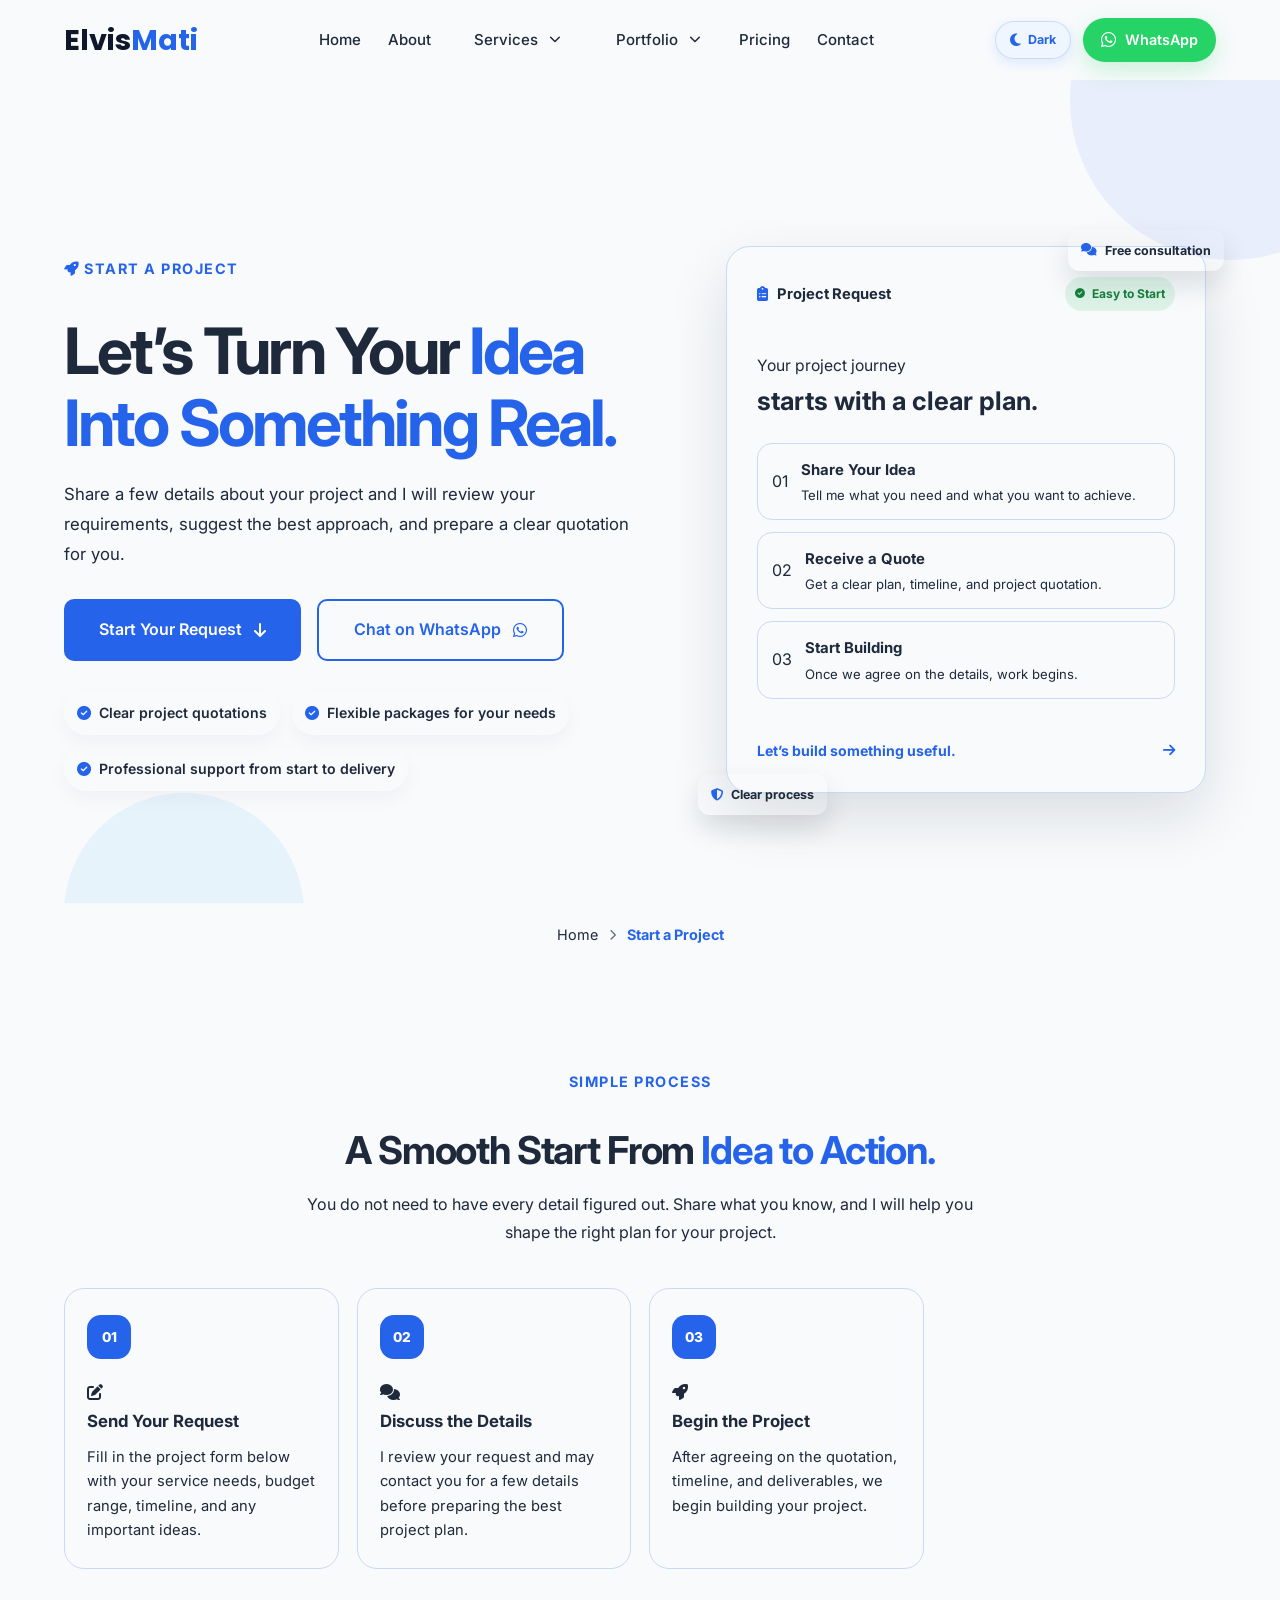
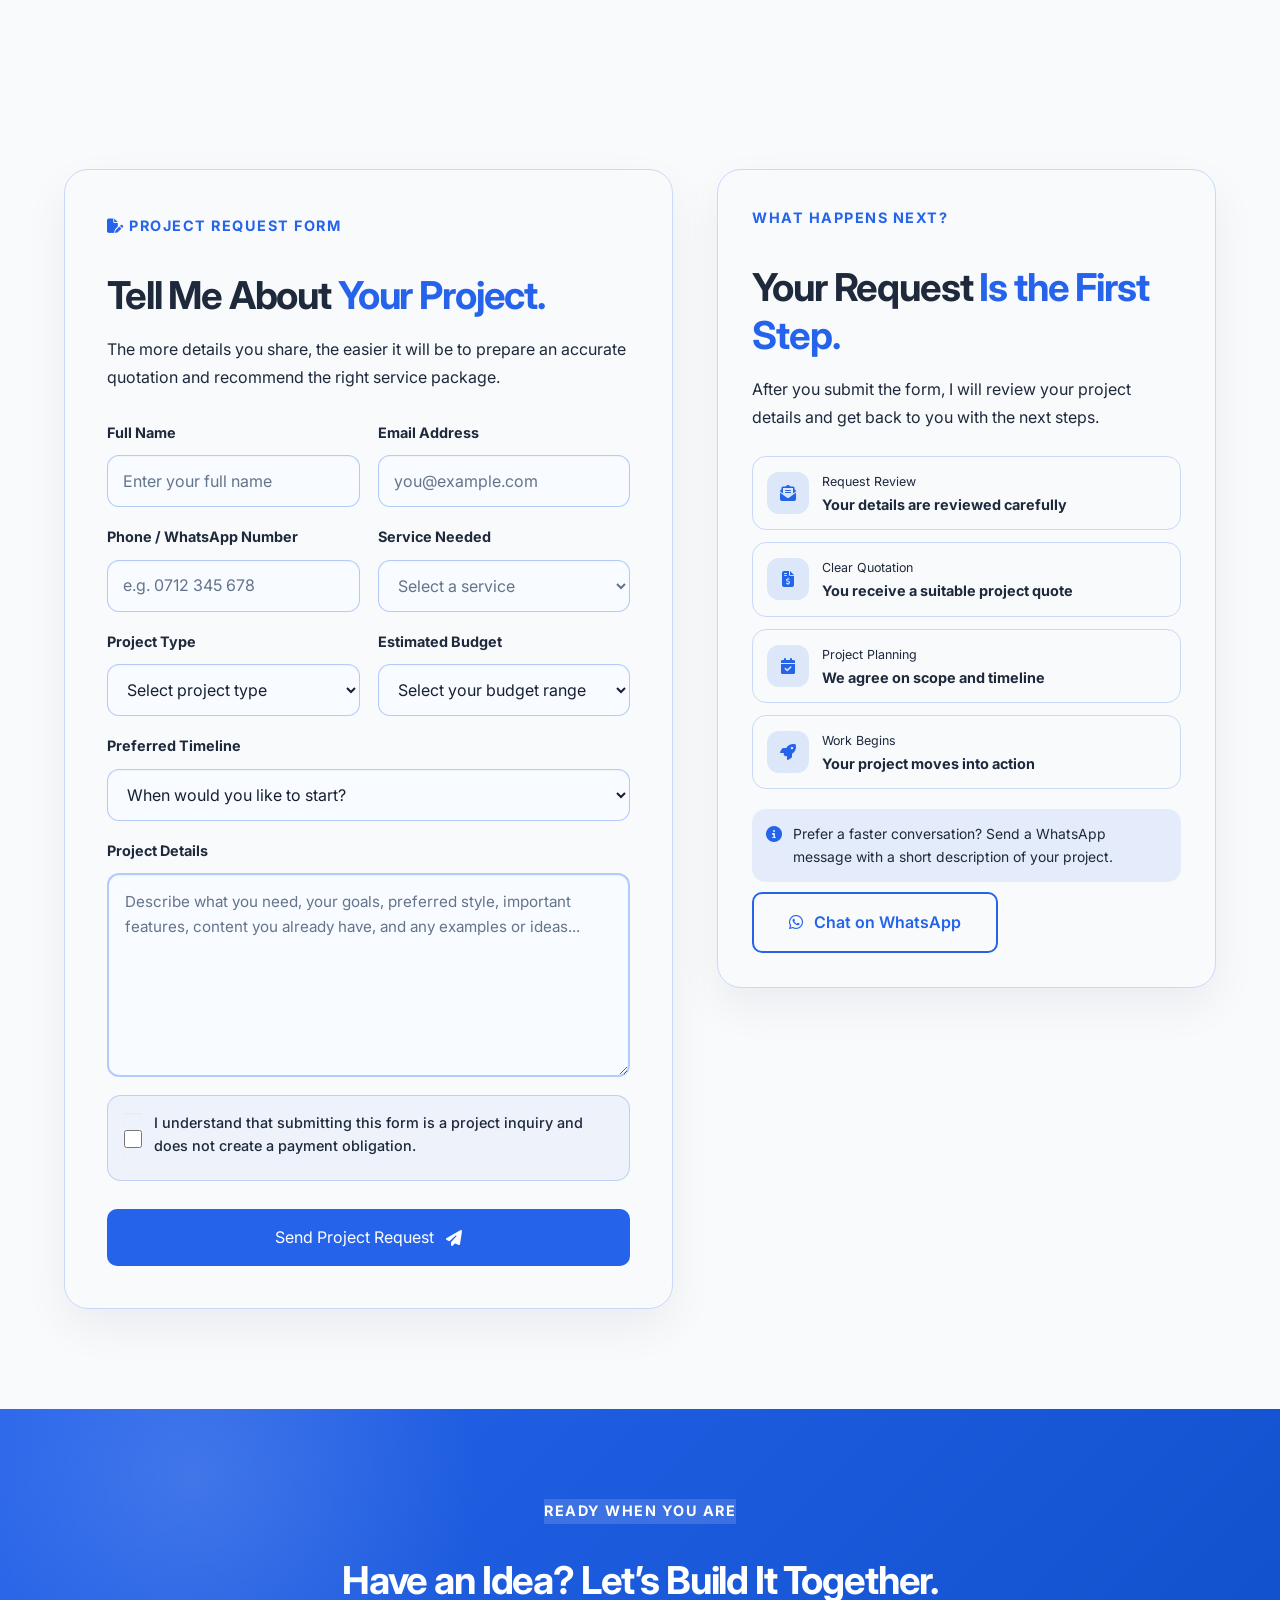
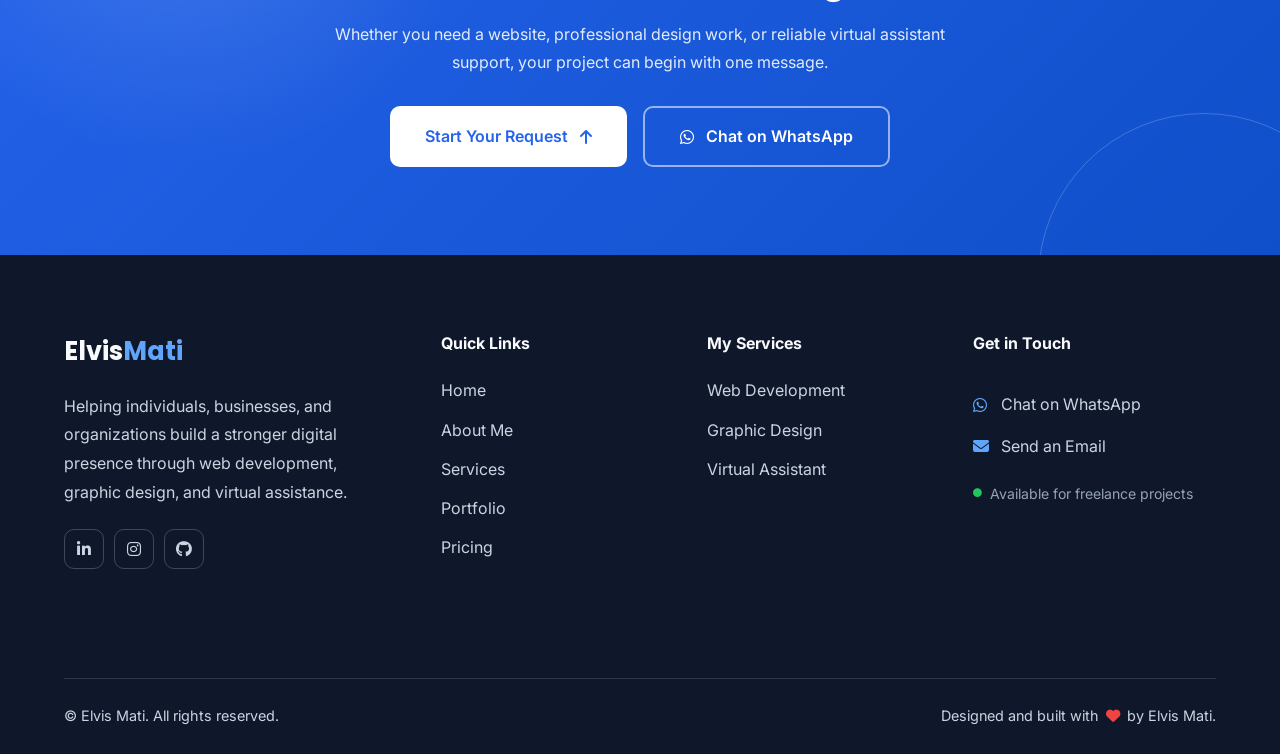
<file: order.html>
<!DOCTYPE html>
<html lang="en">
<head>
    <meta charset="UTF-8">
    <meta name="viewport" content="width=device-width, initial-scale=1.0">

    <title>Start a Project | Elvis Mati</title>
    <meta name="description" content="Start a web development, graphic design, or virtual assistant project with Elvis Mati. Share your requirements and request a clear project quotation.">

    <!-- Google Fonts -->
    <link rel="preconnect" href="https://fonts.googleapis.com">
    <link rel="preconnect" href="https://fonts.gstatic.com" crossorigin>
    <link href="https://fonts.googleapis.com/css2?family=Inter:wght@400;500;600;700;800&family=Poppins:wght@500;600;700;800&display=swap" rel="stylesheet">

    <!-- Font Awesome -->
    <link rel="stylesheet" href="https://cdnjs.cloudflare.com/ajax/libs/font-awesome/6.5.2/css/all.min.css">

    <!-- Shared CSS -->
    <link rel="stylesheet" href="css/style.css">
    <link rel="stylesheet" href="css/navbar.css">
    <link rel="stylesheet" href="css/responsive.css">

    <!-- Page-specific CSS -->
    <link rel="stylesheet" href="css/order.css">

    <!-- Google analytics tag (gtag.js) -->
    <script async src="https://www.googletagmanager.com/gtag/js?id=G-YR5QVNDVCK"></script>
    <script>
    window.dataLayer = window.dataLayer || [];
    function gtag(){dataLayer.push(arguments);}
    gtag('js', new Date());

    gtag('config', 'G-YR5QVNDVCK');
    </script>
</head>

<body>

    <!-- ==================================================
         HEADER / NAVIGATION
    =================================================== -->
    <header class="header">
        <div class="container">
            <nav class="navbar">

                <a href="index.html" class="logo">
                    Elvis<span>Mati</span>
                </a>

                <ul class="nav-links">
                    <li><a href="index.html">Home</a></li>
                    <li><a href="about.html">About</a></li>

                    <!--services dropdown-->
                    <li class="dropdown">

                        <div class="dropdown-trigger">

                            <a href="services.html" class="dropdown-link">
                                Services
                            </a>

                            <button class="dropdown-toggle" type="button" aria-label="Toggle Services">
                                <i class="fa-solid fa-chevron-down"></i>
                            </button>

                        </div>

                        <ul class="dropdown-menu">
                            <li><a href="web-development.html">Web Development</a></li>
                            <li><a href="graphic-design.html">Graphic Design</a></li>
                            <li><a href="virtual-assistant.html">Virtual Assistant</a></li>
                        </ul>

                    </li>

                    <!--portfolio dropdown-->
                    <li class="dropdown">

                        <div class="dropdown-trigger">

                            <a href="portfolio.html" class="dropdown-link">
                                Portfolio
                            </a>

                            <button class="dropdown-toggle" type="button" aria-label="Toggle Portfolio">
                                <i class="fa-solid fa-chevron-down"></i>
                            </button>

                        </div>

                        <ul class="dropdown-menu">
                            <li><a href="web-development-portfolio.html">Web Development</a></li>
                            <li><a href="graphic-design-portfolio.html">Graphic Design</a></li>
                            <li><a href="virtual-assistant-portfolio.html">Virtual Assistant</a></li>
                        </ul>

                    </li>

                    <li><a href="pricing.html">Pricing</a></li>
                    <li><a href="contact.html">Contact</a></li>

                    <li class="mobile-theme-item">
                        <button class="theme-btn mobile-theme-btn" type="button" aria-label="Switch to dark theme">
                            <i class="fa-solid fa-moon"></i>
                            <span class="theme-btn-text">Dark</span>
                        </button>
                    </li>
                </ul>

                <div class="nav-actions">
                    <button class="theme-btn desktop-theme-btn" type="button" aria-label="Switch to dark theme">
                        <i class="fa-solid fa-moon"></i>
                        <span class="theme-btn-text">Dark</span>
                    </button>

                    <a
                        href="https://wa.me/254700531854?text=Hello%20Elvis,%20I%20came%20across%20your%20portfolio%20website%20and%20I%20would%20like%20to%20start%20a%20project."
                        class="whatsapp-btn"
                        target="_blank"
                        rel="noopener noreferrer"
                    >
                        <i class="fa-brands fa-whatsapp"></i>
                        <span>WhatsApp</span>
                    </a>
                </div>

                <a
                    href="https://wa.me/254700531854?text=Hello%20Elvis,%20I%20came%20across%20your%20portfolio%20website%20and%20I%20would%20like%20to%20start%20a%20project."
                    class="mobile-whatsapp-btn"
                    target="_blank"
                    rel="noopener noreferrer"
                    aria-label="Chat with Elvis on WhatsApp"
                >
                    <i class="fa-brands fa-whatsapp"></i>
                </a>

                <div class="hamburger" role="button" tabindex="0" aria-label="Open navigation menu">
                    <span></span>
                    <span></span>
                    <span></span>
                </div>

            </nav>
        </div>
    </header>

    <main>

        <!-- ==================================================
             ORDER HERO
        =================================================== -->
        <section class="order-hero">
            <div class="container">

                <div class="order-hero-grid">

                    <div class="order-hero-content">
                        <span class="section-label">
                            <i class="fa-solid fa-rocket"></i>
                            Start a Project
                        </span>

                        <h1>
                            Let’s Turn Your
                            <span>Idea Into Something Real.</span>
                        </h1>

                        <p>
                            Share a few details about your project and I will review your
                            requirements, suggest the best approach, and prepare a clear
                            quotation for you.
                        </p>

                        <div class="order-hero-actions">
                            <a href="#project-form" class="btn btn-primary">
                                Start Your Request
                                <i class="fa-solid fa-arrow-down"></i>
                            </a>

                            <a
                                href="https://wa.me/254700531854?text=Hello%20Elvis,%20I%20would%20like%20to%20discuss%20a%20new%20project."
                                class="btn btn-outline"
                                target="_blank"
                                rel="noopener noreferrer"
                            >
                                Chat on WhatsApp
                                <i class="fa-brands fa-whatsapp"></i>
                            </a>
                        </div>

                        <div class="order-hero-points">
                            <span>
                                <i class="fa-solid fa-circle-check"></i>
                                Clear project quotations
                            </span>

                            <span>
                                <i class="fa-solid fa-circle-check"></i>
                                Flexible packages for your needs
                            </span>

                            <span>
                                <i class="fa-solid fa-circle-check"></i>
                                Professional support from start to delivery
                            </span>
                        </div>
                    </div>

                    <div class="order-hero-visual">
                        <div class="order-visual-card">

                            <div class="order-visual-top">
                                <span class="order-visual-heading">
                                    <i class="fa-solid fa-clipboard-list"></i>
                                    Project Request
                                </span>

                                <span class="order-visual-status">
                                    <i class="fa-solid fa-circle-check"></i>
                                    Easy to Start
                                </span>
                            </div>

                            <div class="order-visual-title">
                                <span>Your project journey</span>
                                <strong>starts with a clear plan.</strong>
                            </div>

                            <div class="order-visual-steps">
                                <div class="order-visual-step">
                                    <span>01</span>
                                    <div>
                                        <h3>Share Your Idea</h3>
                                        <p>Tell me what you need and what you want to achieve.</p>
                                    </div>
                                </div>

                                <div class="order-visual-step">
                                    <span>02</span>
                                    <div>
                                        <h3>Receive a Quote</h3>
                                        <p>Get a clear plan, timeline, and project quotation.</p>
                                    </div>
                                </div>

                                <div class="order-visual-step">
                                    <span>03</span>
                                    <div>
                                        <h3>Start Building</h3>
                                        <p>Once we agree on the details, work begins.</p>
                                    </div>
                                </div>
                            </div>

                            <div class="order-visual-footer">
                                <span>Let’s build something useful.</span>
                                <i class="fa-solid fa-arrow-right"></i>
                            </div>

                        </div>

                        <div class="order-floating-badge order-badge-one">
                            <i class="fa-solid fa-comments"></i>
                            <span>Free consultation</span>
                        </div>

                        <div class="order-floating-badge order-badge-two">
                            <i class="fa-solid fa-shield-halved"></i>
                            <span>Clear process</span>
                        </div>
                    </div>

                </div>

            </div>
        </section>

        <!-- ==================================================
             BREADCRUMB
        =================================================== -->
        <section class="breadcrumb-section">
            <div class="container">
                <nav class="breadcrumb" aria-label="Breadcrumb">
                    <a href="index.html">Home</a>
                    <i class="fa-solid fa-chevron-right"></i>
                    <span class="active-page">Start a Project</span>
                </nav>
            </div>
        </section>

        <!-- ==================================================
             HOW IT WORKS
        =================================================== -->
        <section class="order-process section-padding">
            <div class="container">

                <div class="section-heading">
                    <span class="section-label">Simple Process</span>

                    <h2>
                        A Smooth Start From
                        <span>Idea to Action.</span>
                    </h2>

                    <p>
                        You do not need to have every detail figured out. Share what you
                        know, and I will help you shape the right plan for your project.
                    </p>
                </div>

                <div class="order-process-grid">

                    <article class="order-process-card">
                        <div class="order-process-number">01</div>
                        <div class="order-process-icon">
                            <i class="fa-solid fa-pen-to-square"></i>
                        </div>
                        <h3>Send Your Request</h3>
                        <p>
                            Fill in the project form below with your service needs, budget range,
                            timeline, and any important ideas.
                        </p>
                    </article>

                    <article class="order-process-card">
                        <div class="order-process-number">02</div>
                        <div class="order-process-icon">
                            <i class="fa-solid fa-comments"></i>
                        </div>
                        <h3>Discuss the Details</h3>
                        <p>
                            I review your request and may contact you for a few details
                            before preparing the best project plan.
                        </p>
                    </article>

                    <article class="order-process-card">
                        <div class="order-process-number">03</div>
                        <div class="order-process-icon">
                            <i class="fa-solid fa-rocket"></i>
                        </div>
                        <h3>Begin the Project</h3>
                        <p>
                            After agreeing on the quotation, timeline, and deliverables,
                            we begin building your project.
                        </p>
                    </article>

                </div>

            </div>
        </section>

        <!-- ==================================================
             PROJECT REQUEST FORM
        =================================================== -->
        <section class="order-main section-padding" id="project-form">
            <div class="container">

                <div class="order-main-grid">

                    <div class="order-form-wrapper">
                        <span class="section-label">
                            <i class="fa-solid fa-file-pen"></i>
                            Project Request Form
                        </span>

                        <h2>
                            Tell Me About
                            <span>Your Project.</span>
                        </h2>

                        <p>
                            The more details you share, the easier it will be to prepare
                            an accurate quotation and recommend the right service package.
                        </p>

                        <form
                            class="order-form"
                            action="https://formspree.io/f/xvzjngvo"
                            method="POST"
                        >
                            <input type="hidden" name="_subject" value="New Project Request from Elvis Mati Portfolio">

                            <div class="form-row">
                                <div class="form-group">
                                    <label for="fullName">Full Name</label>
                                    <input
                                        type="text"
                                        id="fullName"
                                        name="fullName"
                                        placeholder="Enter your full name"
                                        required
                                    >
                                </div>

                                <div class="form-group">
                                    <label for="email">Email Address</label>
                                    <input
                                        type="email"
                                        id="email"
                                        name="_replyto"
                                        placeholder="you@example.com"
                                        required
                                    >
                                </div>
                            </div>

                            <div class="form-row">
                                <div class="form-group">
                                    <label for="phone">Phone / WhatsApp Number</label>
                                    <input
                                        type="tel"
                                        id="phone"
                                        name="phone"
                                        placeholder="e.g. 0712 345 678"
                                    >
                                </div>

                                <div class="form-group">
                                    <label for="service">Service Needed</label>
                                    <select id="service" name="service" required>
                                        <option value="" selected disabled>Select a service</option>
                                        <option value="web-development">Web Development</option>
                                        <option value="graphic-design">Graphic Design</option>
                                        <option value="virtual-assistance">Virtual Assistance</option>
                                        <option value="multiple-services">Multiple Services</option>
                                        <option value="other">Other / Not Sure Yet</option>
                                    </select>
                                </div>
                            </div>

                            <div class="form-row">
                                <div class="form-group">
                                    <label for="projectType">Project Type</label>
                                    <select id="projectType" name="projectType">
                                        <option value="" selected disabled>Select project type</option>
                                        <option value="personal-brand">Personal Brand / Portfolio</option>
                                        <option value="business-website">Business Website</option>
                                        <option value="ecommerce">E-Commerce Website</option>
                                        <option value="branding">Branding / Logo Design</option>
                                        <option value="marketing-design">Marketing or Social Media Design</option>
                                        <option value="admin-support">Administrative / Virtual Assistant Support</option>
                                        <option value="custom-project">Custom Project</option>
                                    </select>
                                </div>

                                <div class="form-group">
                                    <label for="budget">Estimated Budget</label>
                                    <select id="budget" name="budget">
                                        <option value="" selected disabled>Select your budget range</option>
                                        <option value="under-5000">Under KES 5,000</option>
                                        <option value="5000-15000">KES 5,000 – 15,000</option>
                                        <option value="15000-30000">KES 15,000 – 30,000</option>
                                        <option value="30000-50000">KES 30,000 – 50,000</option>
                                        <option value="above-50000">Above KES 50,000</option>
                                        <option value="not-sure">Not sure yet</option>
                                    </select>
                                </div>
                            </div>

                            <div class="form-group">
                                <label for="timeline">Preferred Timeline</label>
                                <select id="timeline" name="timeline">
                                    <option value="" selected disabled>When would you like to start?</option>
                                    <option value="as-soon-as-possible">As soon as possible</option>
                                    <option value="within-one-week">Within 1 week</option>
                                    <option value="within-two-weeks">Within 2 weeks</option>
                                    <option value="within-one-month">Within 1 month</option>
                                    <option value="flexible">My timeline is flexible</option>
                                </select>
                            </div>

                            <div class="form-group">
                                <label for="projectDetails">Project Details</label>
                                <textarea
                                    id="projectDetails"
                                    name="projectDetails"
                                    rows="7"
                                    placeholder="Describe what you need, your goals, preferred style, important features, content you already have, and any examples or ideas..."
                                    required
                                ></textarea>
                            </div>

                            <div class="form-check">
                                <input type="checkbox" id="projectAgreement" name="projectAgreement" required>
                                <label for="projectAgreement">
                                    I understand that submitting this form is a project inquiry
                                    and does not create a payment obligation.
                                </label>
                            </div>

                            <button type="submit" class="btn btn-primary order-submit-btn">
                                Send Project Request
                                <i class="fa-solid fa-paper-plane"></i>
                            </button>
                        </form>
                    </div>

                    <aside class="order-details-card">
                        <span class="section-label">What Happens Next?</span>

                        <h2>
                            Your Request
                            <span>Is the First Step.</span>
                        </h2>

                        <p>
                            After you submit the form, I will review your project details
                            and get back to you with the next steps.
                        </p>

                        <div class="order-details-list">

                            <div class="order-detail-item">
                                <div class="order-detail-icon">
                                    <i class="fa-solid fa-envelope-open-text"></i>
                                </div>

                                <div>
                                    <span>Request Review</span>
                                    <strong>Your details are reviewed carefully</strong>
                                </div>
                            </div>

                            <div class="order-detail-item">
                                <div class="order-detail-icon">
                                    <i class="fa-solid fa-file-invoice-dollar"></i>
                                </div>

                                <div>
                                    <span>Clear Quotation</span>
                                    <strong>You receive a suitable project quote</strong>
                                </div>
                            </div>

                            <div class="order-detail-item">
                                <div class="order-detail-icon">
                                    <i class="fa-solid fa-calendar-check"></i>
                                </div>

                                <div>
                                    <span>Project Planning</span>
                                    <strong>We agree on scope and timeline</strong>
                                </div>
                            </div>

                            <div class="order-detail-item">
                                <div class="order-detail-icon">
                                    <i class="fa-solid fa-rocket"></i>
                                </div>

                                <div>
                                    <span>Work Begins</span>
                                    <strong>Your project moves into action</strong>
                                </div>
                            </div>

                        </div>

                        <div class="order-details-note">
                            <i class="fa-solid fa-circle-info"></i>
                            <p>
                                Prefer a faster conversation? Send a WhatsApp message with
                                a short description of your project.
                            </p>
                        </div>

                        <a
                            href="https://wa.me/254700531854?text=Hello%20Elvis,%20I%20would%20like%20to%20discuss%20a%20new%20project."
                            class="btn btn-outline order-whatsapp-btn"
                            target="_blank"
                            rel="noopener noreferrer"
                        >
                            <i class="fa-brands fa-whatsapp"></i>
                            Chat on WhatsApp
                        </a>
                    </aside>

                </div>

            </div>
        </section>

        <!-- ==================================================
             FINAL CTA
        =================================================== -->
        <section class="order-cta">
            <div class="container">

                <div class="order-cta-content">
                    <span class="section-label">Ready When You Are</span>

                    <h2>
                        Have an Idea?
                        <span>Let’s Build It Together.</span>
                    </h2>

                    <p>
                        Whether you need a website, professional design work, or reliable
                        virtual assistant support, your project can begin with one message.
                    </p>

                    <div class="order-cta-actions">
                        <a href="#project-form" class="btn btn-primary">
                            Start Your Request
                            <i class="fa-solid fa-arrow-up"></i>
                        </a>

                        <a
                            href="https://wa.me/254700531854?text=Hello%20Elvis,%20I%20would%20like%20to%20discuss%20a%20new%20project."
                            class="btn btn-outline"
                            target="_blank"
                            rel="noopener noreferrer"
                        >
                            <i class="fa-brands fa-whatsapp"></i>
                            Chat on WhatsApp
                        </a>
                    </div>
                </div>

            </div>
        </section>

    </main>

    <!-- ==================================================
         FOOTER
    =================================================== -->
    <footer class="site-footer">
        <div class="container">

            <div class="footer-grid">

                <div class="footer-brand">
                    <a href="index.html" class="footer-logo">
                        Elvis<span>Mati</span>
                    </a>

                    <p>
                        Helping individuals, businesses, and organizations build a stronger
                        digital presence through web development, graphic design, and
                        virtual assistance.
                    </p>

                    <div class="footer-social-links">
                        <a href="https://www.linkedin.com/in/elvismati/"
                           aria-label="Visit my LinkedIn profile"
                           target="_blank"
                           rel="noopener">
                            <i class="fa-brands fa-linkedin-in"></i>
                        </a>

                        <a href="https://www.instagram.com/elvismati1/"
                           aria-label="Visit my Instagram profile"
                           target="_blank"
                           rel="noopener">
                            <i class="fa-brands fa-instagram"></i>
                        </a>

                        <a href="https://github.com/sonraz"
                           aria-label="Visit my GitHub profile"
                           target="_blank"
                           rel="noopener">
                            <i class="fa-brands fa-github"></i>
                        </a>
                    </div>
                </div>

                <div class="footer-links">
                    <h3>Quick Links</h3>

                    <ul>
                        <li><a href="index.html">Home</a></li>
                        <li><a href="about.html">About Me</a></li>
                        <li><a href="services.html">Services</a></li>
                        <li><a href="portfolio.html">Portfolio</a></li>
                        <li><a href="pricing.html">Pricing</a></li>
                    </ul>
                </div>

                <div class="footer-links">
                    <h3>My Services</h3>

                    <ul>
                        <li><a href="web-development.html">Web Development</a></li>
                        <li><a href="graphic-design.html">Graphic Design</a></li>
                        <li><a href="virtual-assistant.html">Virtual Assistant</a></li>
                    </ul>
                </div>

                <div class="footer-contact">
                    <h3>Get in Touch</h3>

                    <a href="https://wa.me/254700531854?text=Hello%20Elvis,%20I%20would%20like%20to%20discuss%20a%20project."
                       target="_blank"
                       rel="noopener">
                        <i class="fa-brands fa-whatsapp"></i>
                        <span>Chat on WhatsApp</span>
                    </a>

                    <a href="https://mail.google.com/mail/?view=cm&fs=1&to=elvismati.work@gmail.com&su=Project%20Inquiry"
                       target="_blank"
                       rel="noopener">
                        <i class="fa-solid fa-envelope"></i>
                        <span>Send an Email</span>
                    </a>

                    <p class="footer-availability">
                        <i class="fa-solid fa-circle"></i>
                        Available for freelance projects
                    </p>
                </div>

            </div>

            <div class="footer-bottom">
                <p>
                    © <span id="currentYear"></span> Elvis Mati. All rights reserved.
                </p>

                <p>
                    Designed and built with <i class="fa-solid fa-heart"></i> by Elvis Mati.
                </p>
            </div>

        </div>
    </footer>

    <!-- Back-to-top button -->
    <button class="back-to-top" id="backToTop" type="button" aria-label="Back to top">
        <i class="fa-solid fa-arrow-up"></i>
    </button>

    <!-- Shared JavaScript -->
    <script src="js/script.js"></script>
    <script src="js/navbar.js"></script>
    <script src="js/theme.js"></script>
    <script src="js/animations.js"></script>
    <script src="js/back-to-top.js"></script>

</body>
</html>
</file>
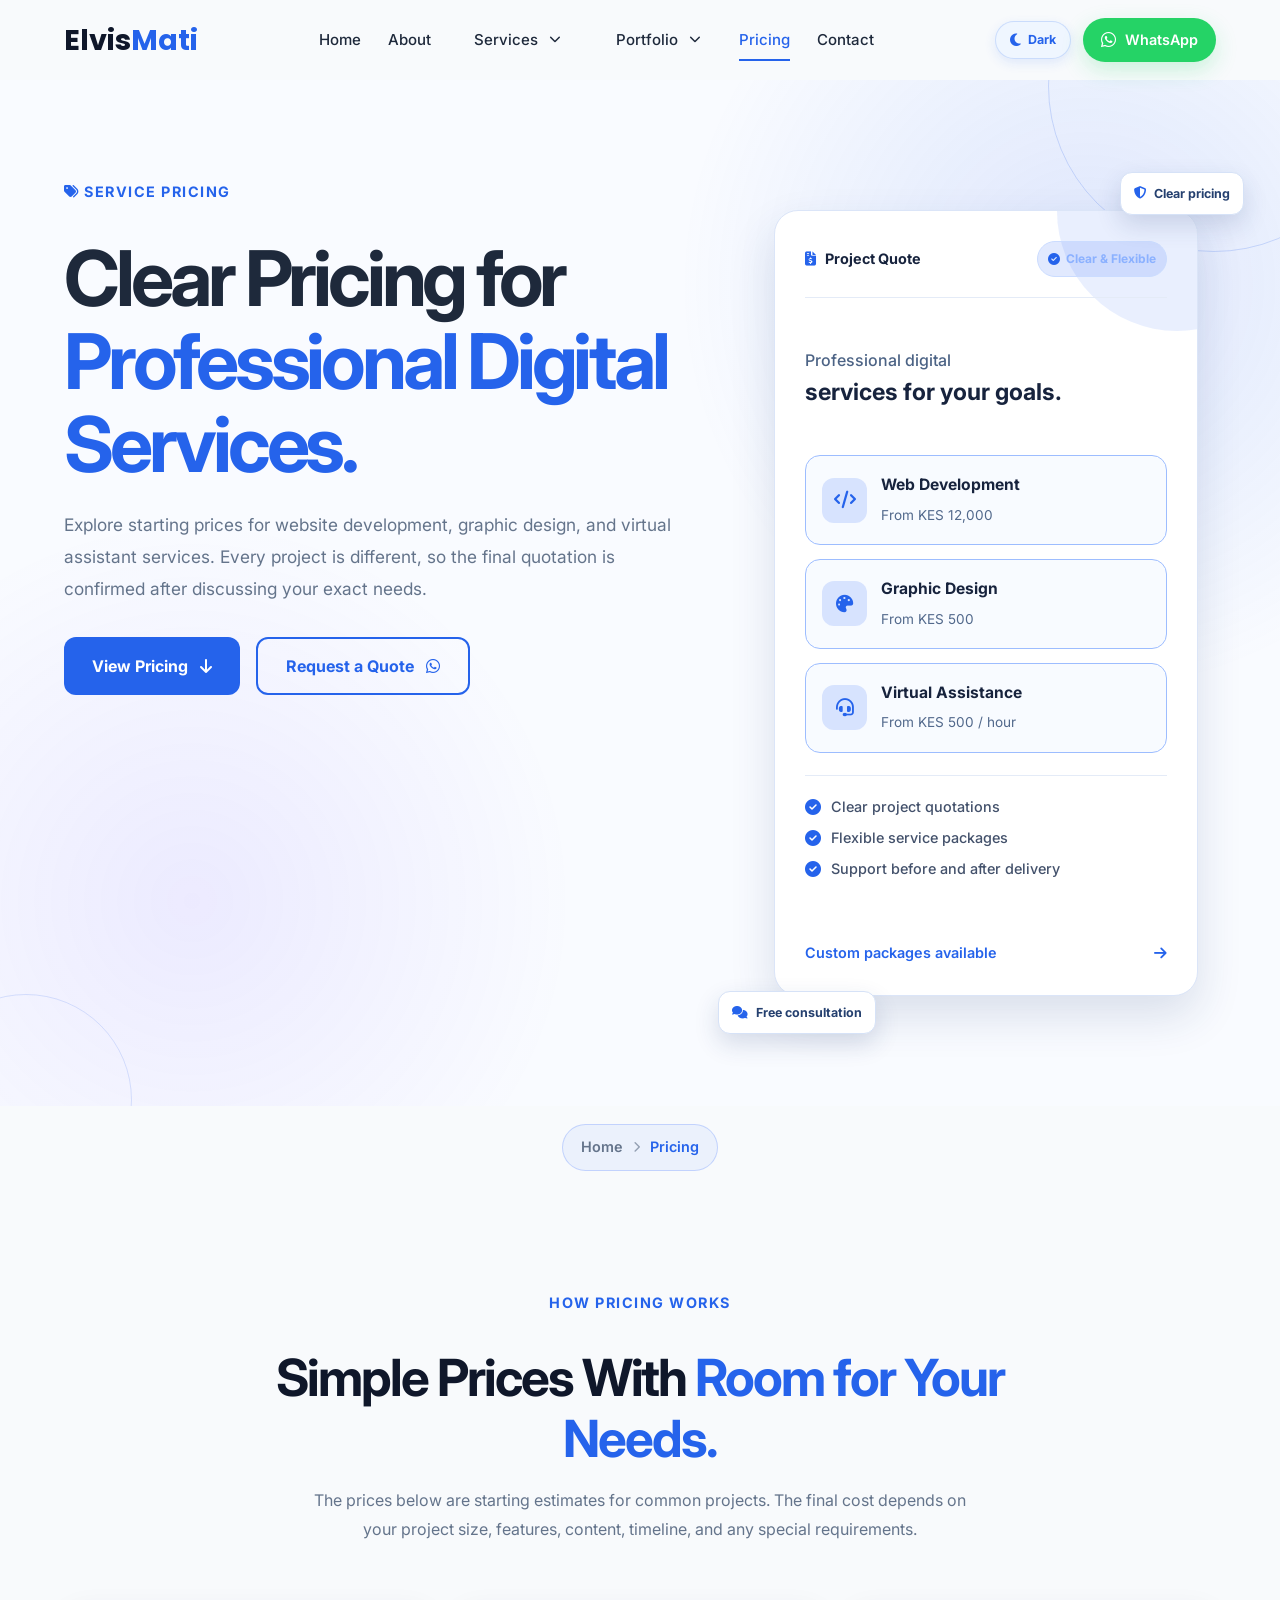
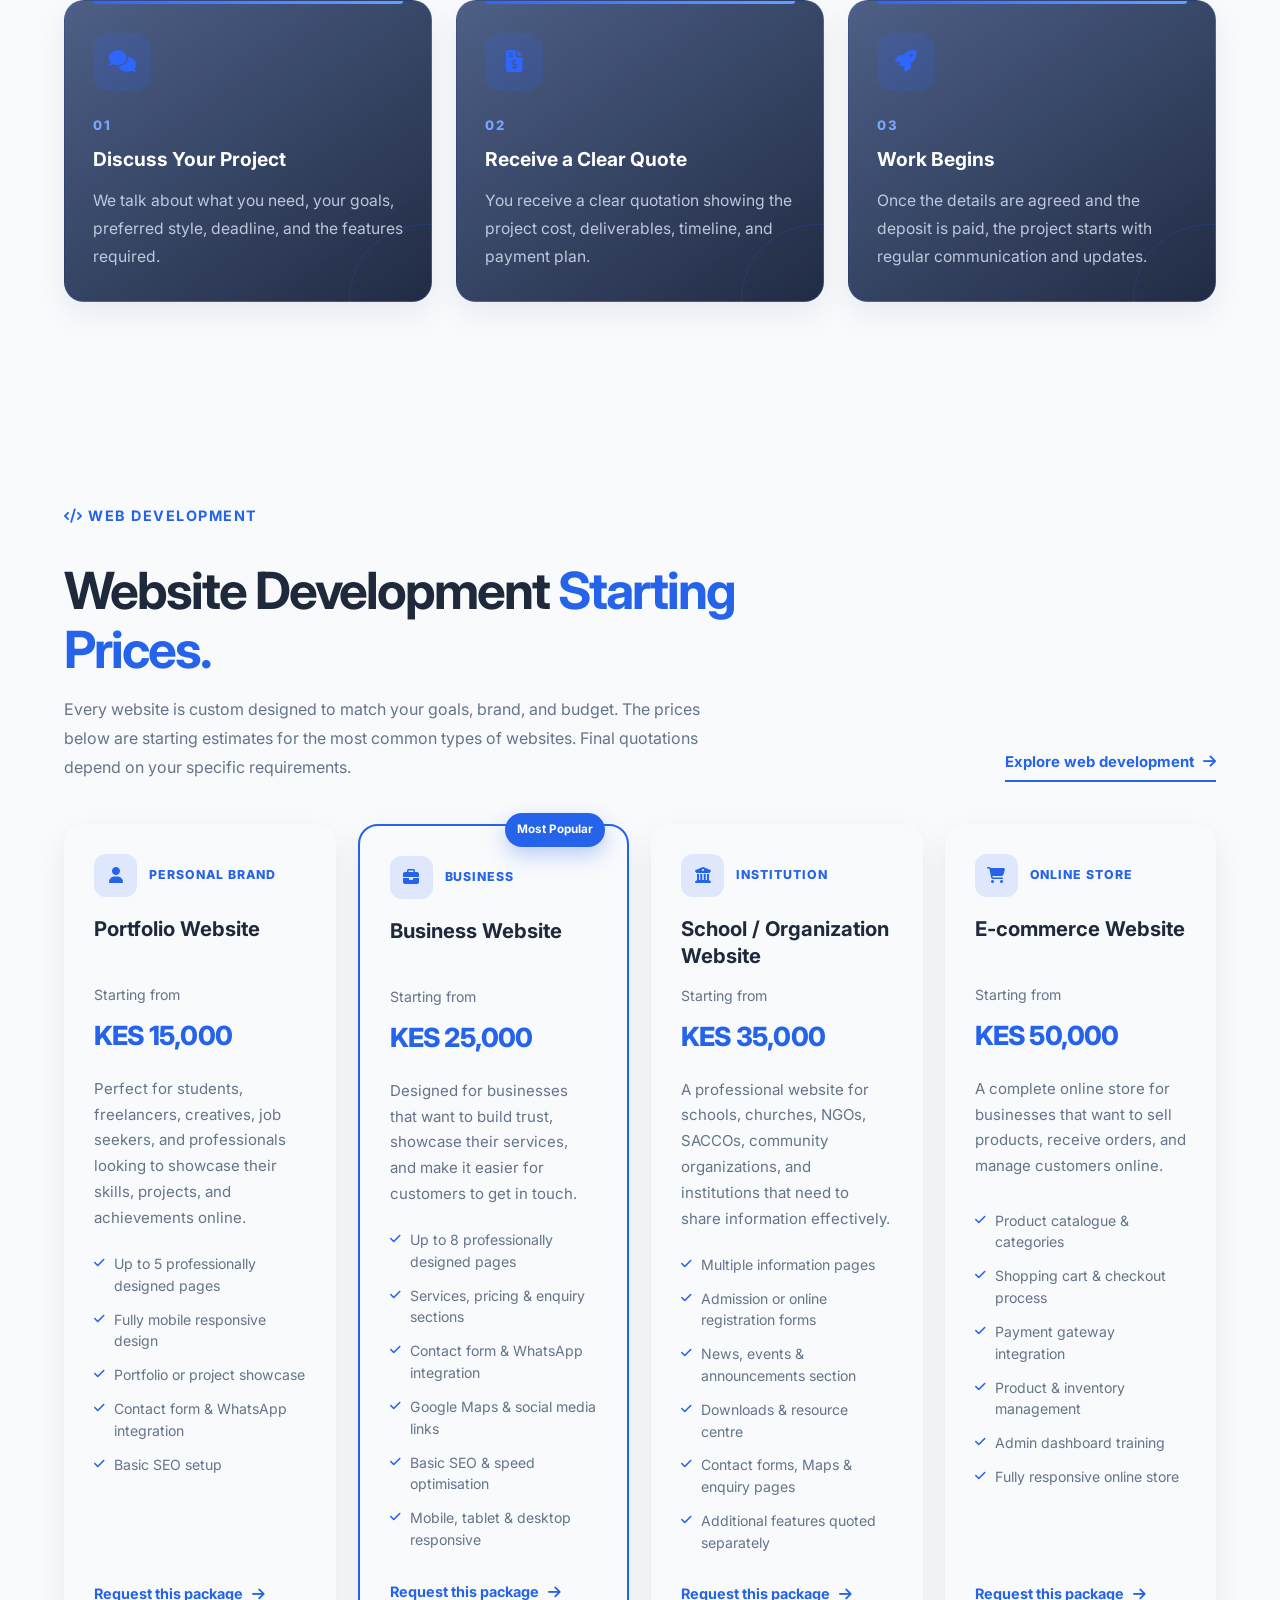
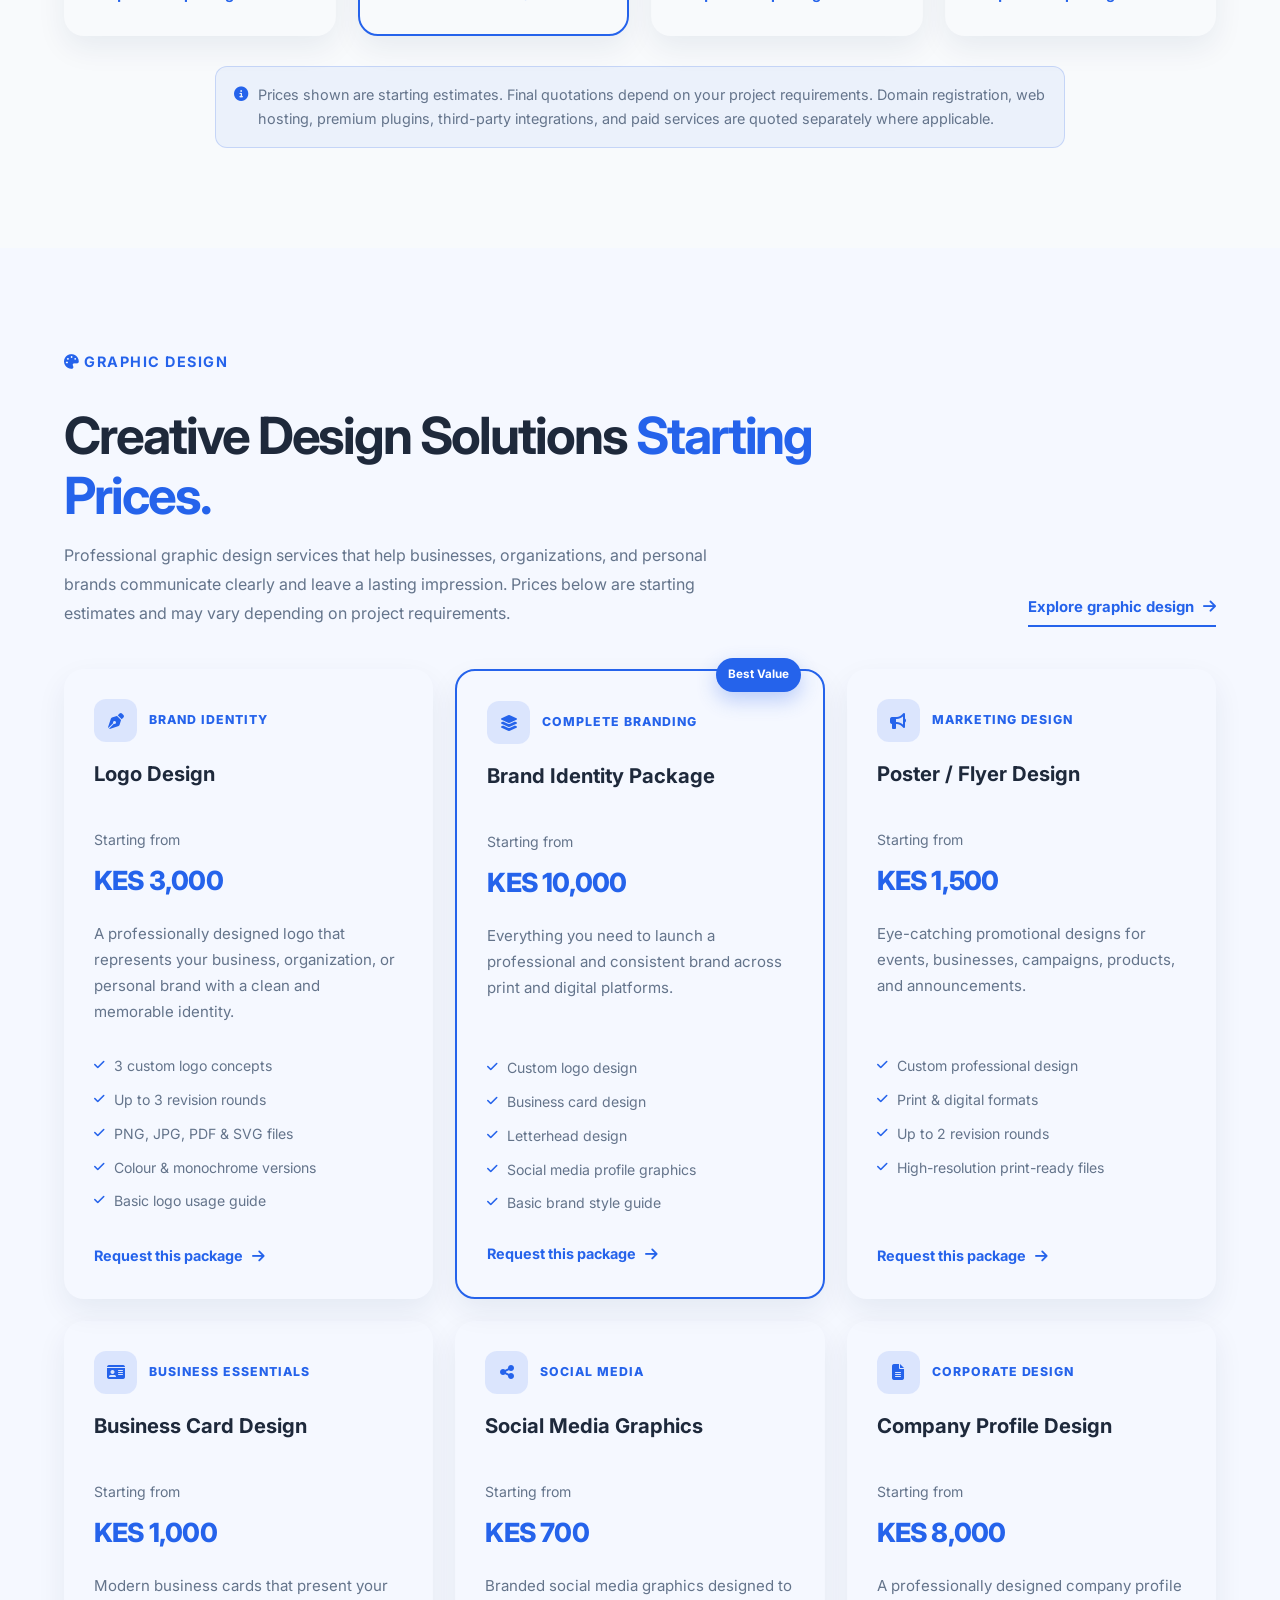
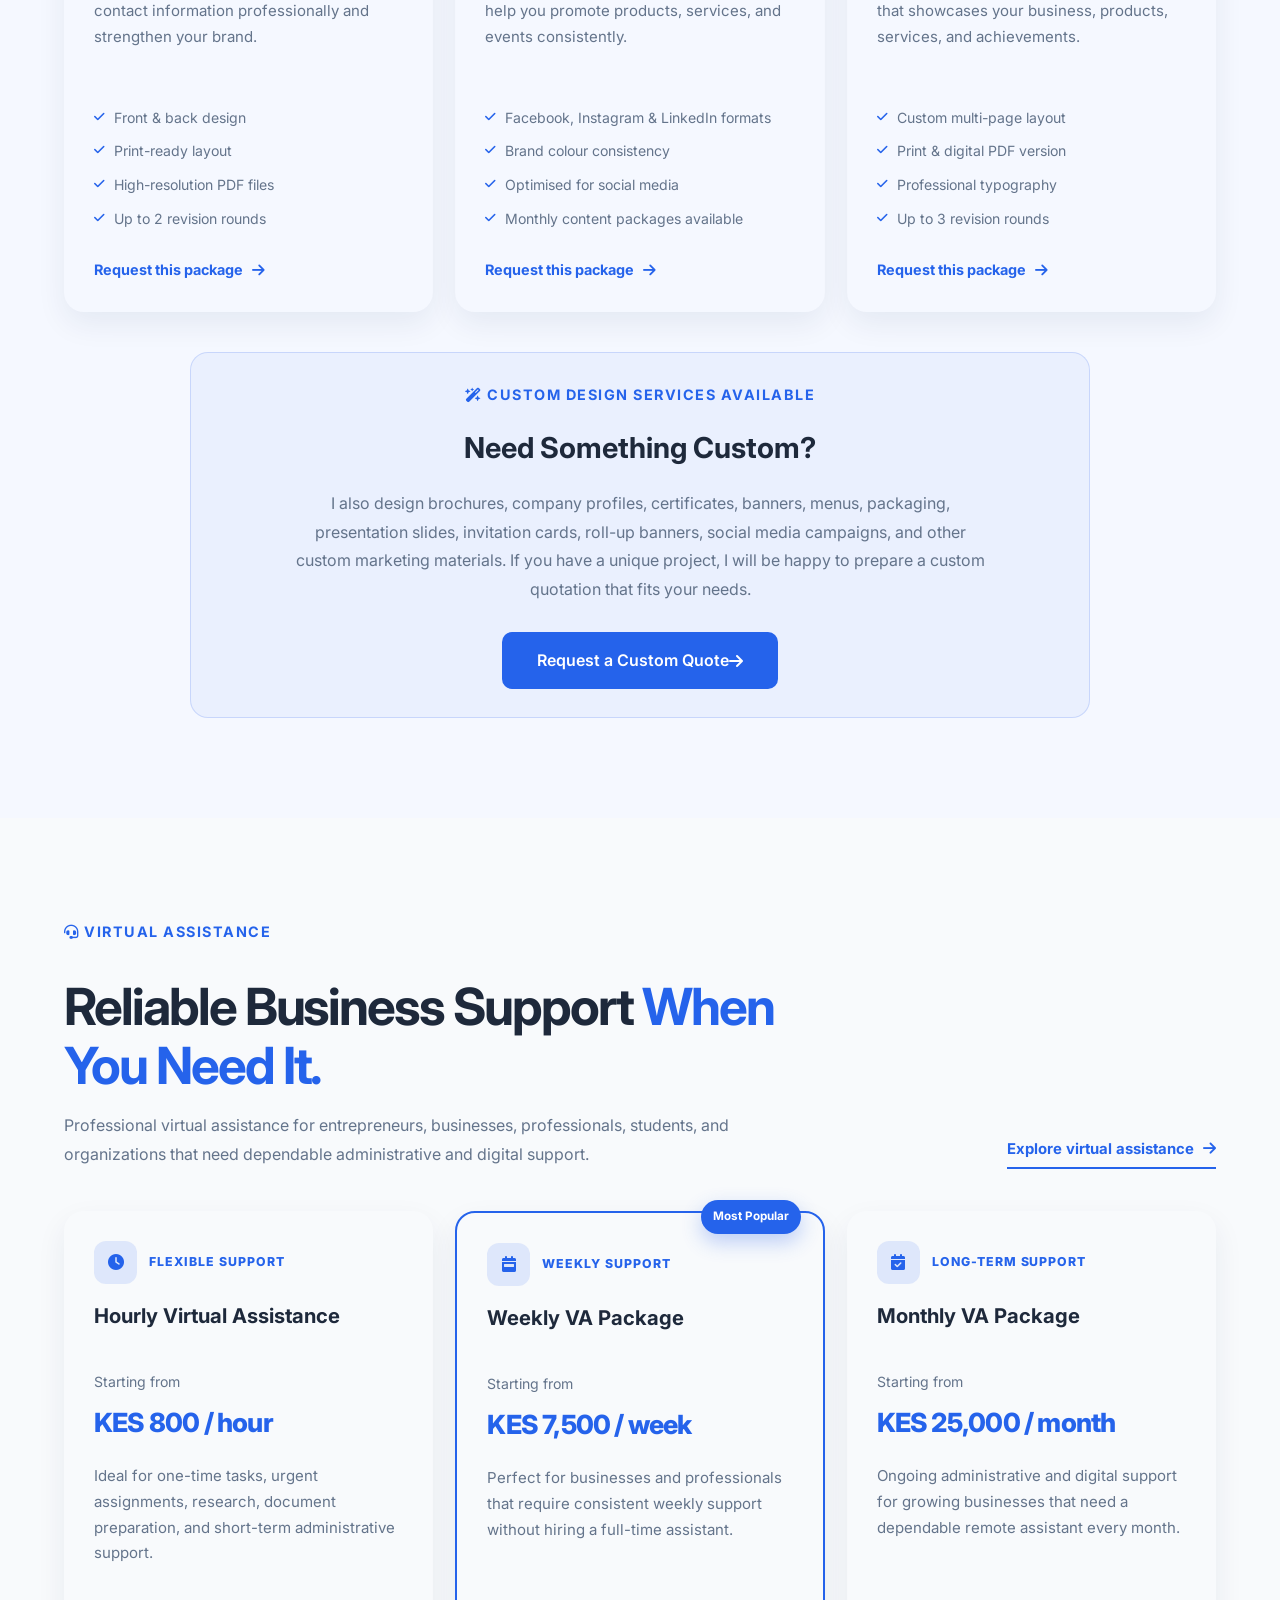
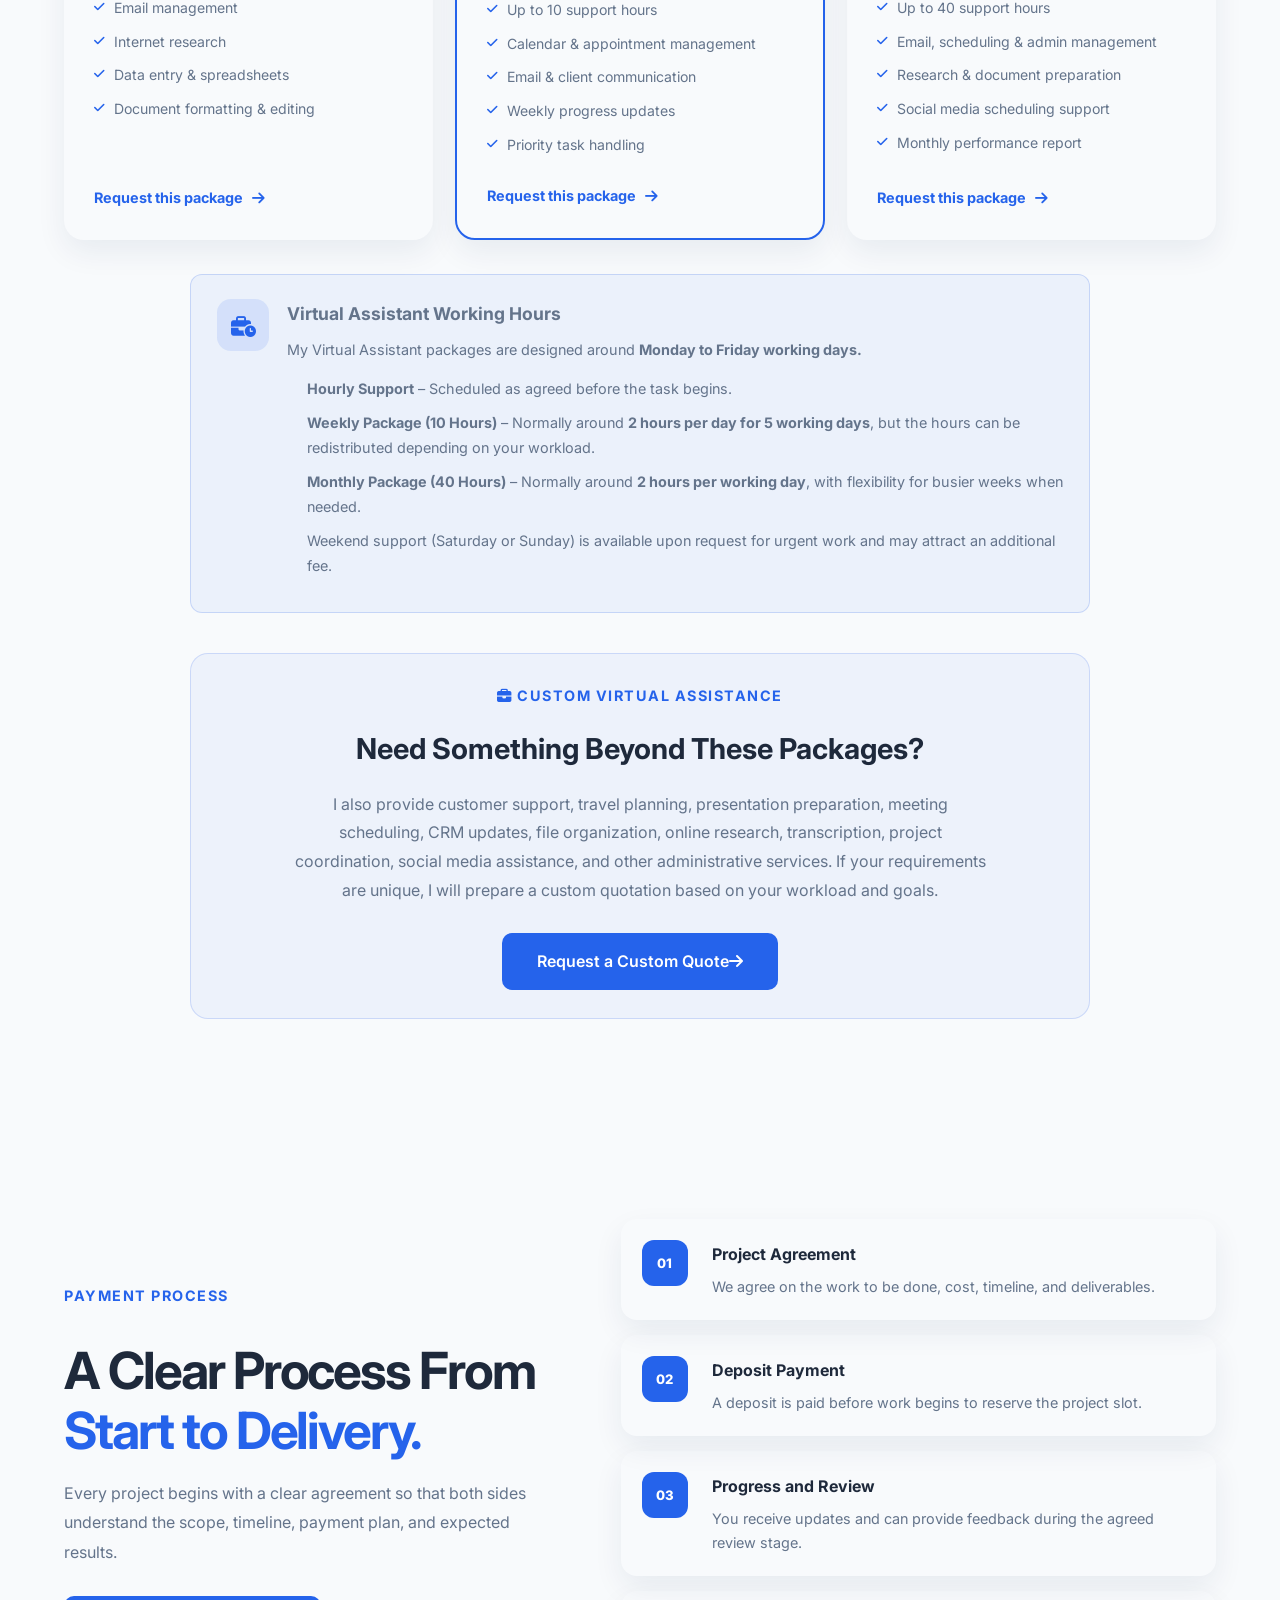
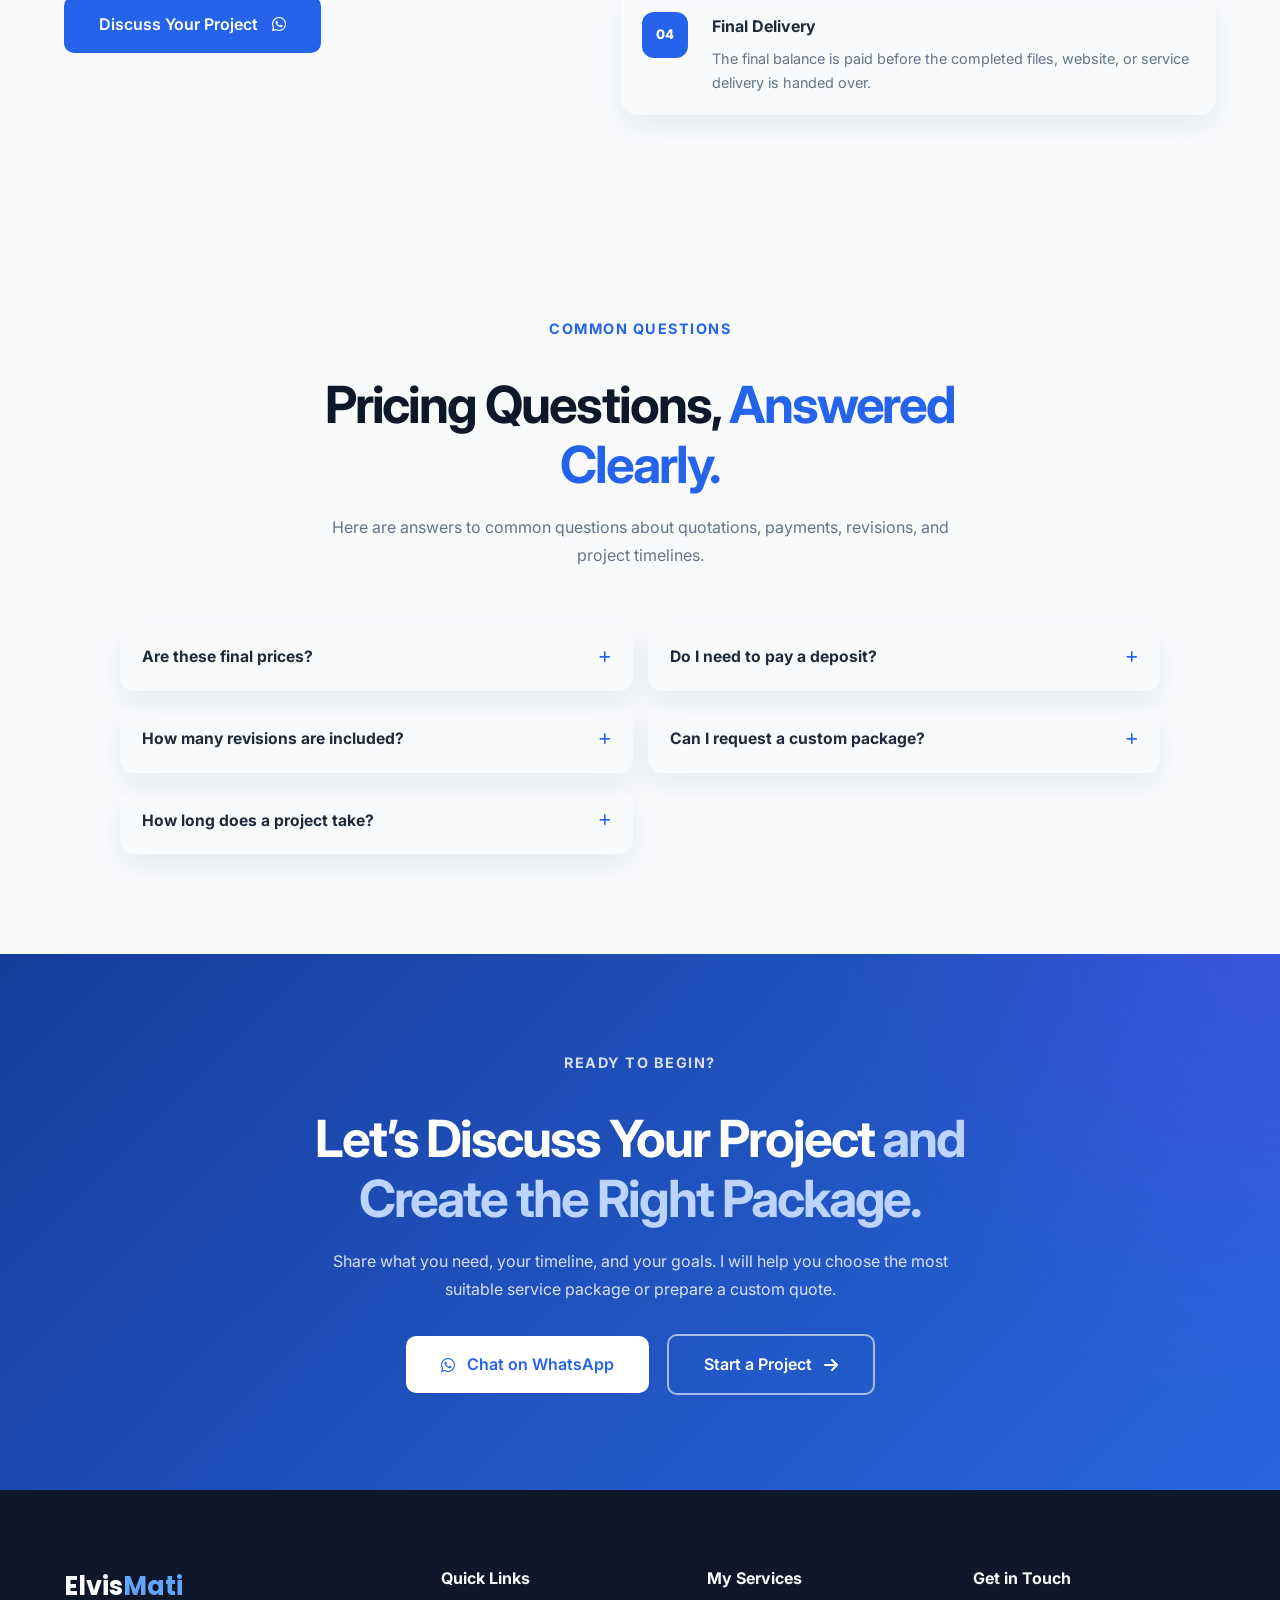
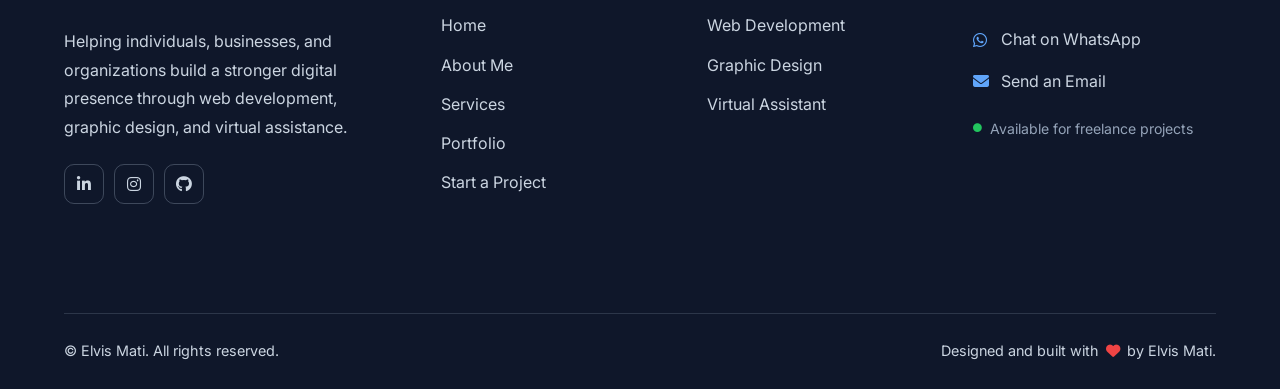
<file: pricing.html>
<!DOCTYPE html>
<html lang="en">
<head>
    <meta charset="UTF-8">
    <meta name="viewport" content="width=device-width, initial-scale=1.0">

    <title>Pricing | Elvis Mati</title>
    <meta name="description" content="View website development, graphic design, and virtual assistant pricing by Elvis Mati. Clear starting prices for professional digital services.">

    <!-- Google Fonts -->
    <link rel="preconnect" href="https://fonts.googleapis.com">
    <link rel="preconnect" href="https://fonts.gstatic.com" crossorigin>
    <link href="https://fonts.googleapis.com/css2?family=Inter:wght@400;500;600;700;800&family=Poppins:wght@500;600;700;800&display=swap" rel="stylesheet">

    <!-- Font Awesome -->
    <link rel="stylesheet" href="https://cdnjs.cloudflare.com/ajax/libs/font-awesome/6.5.2/css/all.min.css">

    <!-- Shared CSS -->
    <link rel="stylesheet" href="css/style.css">
    <link rel="stylesheet" href="css/navbar.css">
    <link rel="stylesheet" href="css/responsive.css">

    <!-- Page-specific CSS -->
    <link rel="stylesheet" href="css/pricing.css">

    <!-- Google analytics tag (gtag.js) -->
    <script async src="https://www.googletagmanager.com/gtag/js?id=G-YR5QVNDVCK"></script>
    <script>
    window.dataLayer = window.dataLayer || [];
    function gtag(){dataLayer.push(arguments);}
    gtag('js', new Date());

    gtag('config', 'G-YR5QVNDVCK');
    </script>
</head>

<body>

    <!-- ==================================================
         HEADER / NAVIGATION
    =================================================== -->
    <header class="header">
        <div class="container">
            <nav class="navbar">

                <a href="index.html" class="logo">
                    Elvis<span>Mati</span>
                </a>

                <ul class="nav-links">
                    <li><a href="index.html">Home</a></li>
                    <li><a href="about.html">About</a></li>

                    <!--services dropdown-->
                    <li class="dropdown">

                        <div class="dropdown-trigger">

                            <a href="services.html" class="dropdown-link">
                                Services
                            </a>

                            <button class="dropdown-toggle" type="button" aria-label="Toggle Services">
                                <i class="fa-solid fa-chevron-down"></i>
                            </button>

                        </div>

                        <ul class="dropdown-menu">
                            <li><a href="web-development.html">Web Development</a></li>
                            <li><a href="graphic-design.html">Graphic Design</a></li>
                            <li><a href="virtual-assistant.html">Virtual Assistant</a></li>
                        </ul>

                    </li>

                    <!--portfolio dropdown-->
                    <li class="dropdown">

                        <div class="dropdown-trigger">

                            <a href="portfolio.html" class="dropdown-link">
                                Portfolio
                            </a>

                            <button class="dropdown-toggle" type="button" aria-label="Toggle Portfolio">
                                <i class="fa-solid fa-chevron-down"></i>
                            </button>

                        </div>

                        <ul class="dropdown-menu">
                            <li><a href="web-development-portfolio.html">Web Development</a></li>
                            <li><a href="graphic-design-portfolio.html">Graphic Design</a></li>
                            <li><a href="virtual-assistant-portfolio.html">Virtual Assistant</a></li>
                        </ul>

                    </li>

                    <li><a href="pricing.html" class="active">Pricing</a></li>
                    <li><a href="contact.html">Contact</a></li>

                    <li class="mobile-theme-item">
                        <button class="theme-btn mobile-theme-btn" type="button" aria-label="Switch to dark theme">
                            <i class="fa-solid fa-moon"></i>
                            <span class="theme-btn-text">Dark</span>
                        </button>
                    </li>
                </ul>

                <div class="nav-actions">
                    <button class="theme-btn desktop-theme-btn" type="button" aria-label="Switch to dark theme">
                        <i class="fa-solid fa-moon"></i>
                        <span class="theme-btn-text">Dark</span>
                    </button>

                    <a
                        href="https://wa.me/254700531854?text=Hello%20Elvis,%20I%20came%20across%20your%20portfolio%20website%20and%20I'm%20interested%20in%20your%20services.%20I'd%20love%20to%20discuss%20my%20project."
                        class="whatsapp-btn"
                        target="_blank"
                        rel="noopener noreferrer"
                    >
                        <i class="fa-brands fa-whatsapp"></i>
                        <span>WhatsApp</span>
                    </a>
                </div>

                <a
                    href="https://wa.me/254700531854?text=Hello%20Elvis,%20I%20came%20across%20your%20portfolio%20website%20and%20I'm%20interested%20in%20your%20services."
                    class="mobile-whatsapp-btn"
                    target="_blank"
                    rel="noopener noreferrer"
                    aria-label="Chat with Elvis on WhatsApp"
                >
                    <i class="fa-brands fa-whatsapp"></i>
                </a>

                <div class="hamburger" role="button" tabindex="0" aria-label="Open navigation menu">
                    <span></span>
                    <span></span>
                    <span></span>
                </div>

            </nav>
        </div>
    </header>

    <main>
        <!-- ==================================================
            PRICING HERO
        ================================================== -->
        <section class="pricing-hero">
            <div class="container">

                <div class="pricing-hero-grid">

                    <!-- Left: Main pricing introduction -->
                    <div class="pricing-hero-content">
                        <span class="section-label">
                            <i class="fa-solid fa-tags"></i>
                            Service Pricing
                        </span>

                        <h1>
                            Clear Pricing for
                            <span>Professional Digital Services.</span>
                        </h1>

                        <p>
                            Explore starting prices for website development, graphic design,
                            and virtual assistant services. Every project is different, so the
                            final quotation is confirmed after discussing your exact needs.
                        </p>

                        <div class="pricing-hero-actions">
                            <a href="#website-pricing" class="btn btn-primary">
                                <span>View Pricing</span>
                                <i class="fa-solid fa-arrow-down"></i>
                            </a>

                            <a
                                href="https://wa.me/254700531854?text=Hello%20Elvis,%20I%20would%20like%20a%20quotation%20for%20a%20project."
                                class="btn btn-outline"
                                target="_blank"
                                rel="noopener noreferrer"
                            >
                                <span>Request a Quote</span>
                                <i class="fa-brands fa-whatsapp"></i>
                            </a>
                        </div>
                    </div>

                    <!-- Right: Pricing summary card -->
                    <div class="pricing-hero-visual">

                        <div class="pricing-visual-card">

                            <div class="pricing-visual-top">
                                <span class="pricing-visual-heading">
                                    <i class="fa-solid fa-file-invoice-dollar"></i>
                                    Project Quote
                                </span>

                                <span class="pricing-visual-status">
                                    <i class="fa-solid fa-circle-check"></i>
                                    Clear &amp; Flexible
                                </span>
                            </div>

                            <div class="pricing-visual-title">
                                <span>Professional digital</span>
                                <strong>services for your goals.</strong>
                            </div>

                            <div class="pricing-visual-services">

                                <div class="pricing-visual-service">
                                    <div class="pricing-visual-icon">
                                        <i class="fa-solid fa-code"></i>
                                    </div>

                                    <div>
                                        <h3>Web Development</h3>
                                        <p>From KES 12,000</p>
                                    </div>
                                </div>

                                <div class="pricing-visual-service">
                                    <div class="pricing-visual-icon">
                                        <i class="fa-solid fa-palette"></i>
                                    </div>

                                    <div>
                                        <h3>Graphic Design</h3>
                                        <p>From KES 500</p>
                                    </div>
                                </div>

                                <div class="pricing-visual-service">
                                    <div class="pricing-visual-icon">
                                        <i class="fa-solid fa-headset"></i>
                                    </div>

                                    <div>
                                        <h3>Virtual Assistance</h3>
                                        <p>From KES 500 / hour</p>
                                    </div>
                                </div>

                            </div>

                            <!-- Notes moved into the right-side card -->
                            <div class="pricing-visual-notes">
                                <div class="pricing-visual-note">
                                    <i class="fa-solid fa-circle-check"></i>
                                    <span>Clear project quotations</span>
                                </div>

                                <div class="pricing-visual-note">
                                    <i class="fa-solid fa-circle-check"></i>
                                    <span>Flexible service packages</span>
                                </div>

                                <div class="pricing-visual-note">
                                    <i class="fa-solid fa-circle-check"></i>
                                    <span>Support before and after delivery</span>
                                </div>
                            </div>

                            <div class="pricing-visual-footer">
                                <span>Custom packages available</span>
                                <i class="fa-solid fa-arrow-right"></i>
                            </div>

                        </div>

                        <div class="pricing-floating-badge pricing-badge-one">
                            <i class="fa-solid fa-shield-halved"></i>
                            <span>Clear pricing</span>
                        </div>

                        <div class="pricing-floating-badge pricing-badge-two">
                            <i class="fa-solid fa-comments"></i>
                            <span>Free consultation</span>
                        </div>

                    </div>

                </div>

            </div>
        </section>

        <!-- ==================================================
             BREADCRUMB
        =================================================== -->
        <section class="breadcrumb-section">
            <div class="container">
                <nav class="breadcrumb" aria-label="Breadcrumb">
                    <a href="index.html">Home</a>
                    <i class="fa-solid fa-chevron-right"></i>
                    <span class="active-page">Pricing</span>
                </nav>
            </div>
        </section>

        <!-- ==================================================
             PRICING INTRODUCTION
        =================================================== -->
        <section class="pricing-intro section-padding">
            <div class="container">

                <div class="section-heading">
                    <span class="section-label">How Pricing Works</span>

                    <h2>
                        Simple Prices With
                        <span>Room for Your Needs.</span>
                    </h2>

                    <p>
                        The prices below are starting estimates for common projects. The
                        final cost depends on your project size, features, content, timeline,
                        and any special requirements.
                    </p>
                </div>

                <div class="pricing-intro-grid">

                    <article class="pricing-intro-card">
                        <div class="pricing-intro-number"></div>

                        <div class="pricing-intro-icon">
                            <i class="fa-solid fa-comments"></i>
                        </div>

                        <h3>Discuss Your Project</h3>

                        <p>
                            We talk about what you need, your goals, preferred style,
                            deadline, and the features required.
                        </p>
                    </article>

                    <article class="pricing-intro-card">
                        <div class="pricing-intro-number"></div>

                        <div class="pricing-intro-icon">
                            <i class="fa-solid fa-file-invoice-dollar"></i>
                        </div>

                        <h3>Receive a Clear Quote</h3>

                        <p>
                            You receive a clear quotation showing the project cost,
                            deliverables, timeline, and payment plan.
                        </p>
                    </article>

                    <article class="pricing-intro-card">
                        <div class="pricing-intro-number"></div>

                        <div class="pricing-intro-icon">
                            <i class="fa-solid fa-rocket"></i>
                        </div>

                        <h3>Work Begins</h3>

                        <p>
                            Once the details are agreed and the deposit is paid, the
                            project starts with regular communication and updates.
                        </p>
                    </article>

                </div>

            </div>
        </section>

        <!-- ==================================================
            WEBSITE PRICING
        =================================================== -->
        <section class="pricing-service-section section-padding" id="website-pricing">
            <div class="container">

                <div class="pricing-service-heading">
                    <div>
                        <span class="section-label">
                            <i class="fa-solid fa-code"></i>
                            Web Development
                        </span>

                        <h2>
                            Website Development
                            <span>Starting Prices.</span>
                        </h2>

                        <p>
                            Every website is custom designed to match your goals, brand, and budget.
                            The prices below are starting estimates for the most common types of
                            websites. Final quotations depend on your specific requirements.
                        </p>
                    </div>

                    <a href="web-development.html" class="text-link">
                        Explore web development
                        <i class="fa-solid fa-arrow-right"></i>
                    </a>
                </div>

                <div class="pricing-card-grid">

                    <!-- Portfolio Website -->
                    <article class="pricing-card">

                        <div class="pricing-card-top">
                            <div class="pricing-card-icon">
                                <i class="fa-solid fa-user"></i>
                            </div>

                            <span class="pricing-card-label">
                                Personal Brand
                            </span>
                        </div>

                        <h3>Portfolio Website</h3>

                        <p class="pricing-price">
                            Starting from
                            <strong>KES 15,000</strong>
                        </p>

                        <p class="pricing-card-description">
                            Perfect for students, freelancers, creatives, job seekers, and professionals
                            looking to showcase their skills, projects, and achievements online.
                        </p>

                        <ul class="pricing-features">
                            <li><i class="fa-solid fa-check"></i> Up to 5 professionally designed pages</li>
                            <li><i class="fa-solid fa-check"></i> Fully mobile responsive design</li>
                            <li><i class="fa-solid fa-check"></i> Portfolio or project showcase</li>
                            <li><i class="fa-solid fa-check"></i> Contact form & WhatsApp integration</li>
                            <li><i class="fa-solid fa-check"></i> Basic SEO setup</li>
                        </ul>

                        <a href="order.html" class="pricing-card-link">
                            Request this package
                            <i class="fa-solid fa-arrow-right"></i>
                        </a>

                    </article>

                    <!-- Business Website -->
                    <article class="pricing-card pricing-card-featured">

                        <span class="popular-badge">
                            Most Popular
                        </span>

                        <div class="pricing-card-top">
                            <div class="pricing-card-icon">
                                <i class="fa-solid fa-briefcase"></i>
                            </div>

                            <span class="pricing-card-label">
                                Business
                            </span>
                        </div>

                        <h3>Business Website</h3>

                        <p class="pricing-price">
                            Starting from
                            <strong>KES 25,000</strong>
                        </p>

                        <p class="pricing-card-description">
                            Designed for businesses that want to build trust, showcase their services,
                            and make it easier for customers to get in touch.
                        </p>

                        <ul class="pricing-features">
                            <li><i class="fa-solid fa-check"></i> Up to 8 professionally designed pages</li>
                            <li><i class="fa-solid fa-check"></i> Services, pricing & enquiry sections</li>
                            <li><i class="fa-solid fa-check"></i> Contact form & WhatsApp integration</li>
                            <li><i class="fa-solid fa-check"></i> Google Maps & social media links</li>
                            <li><i class="fa-solid fa-check"></i> Basic SEO & speed optimisation</li>
                            <li><i class="fa-solid fa-check"></i> Mobile, tablet & desktop responsive</li>
                        </ul>

                        <a href="order.html" class="pricing-card-link">
                            Request this package
                            <i class="fa-solid fa-arrow-right"></i>
                        </a>

                    </article>

                    <!-- Institution Website -->
                    <article class="pricing-card">

                        <div class="pricing-card-top">
                            <div class="pricing-card-icon">
                                <i class="fa-solid fa-building-columns"></i>
                            </div>

                            <span class="pricing-card-label">
                                Institution
                            </span>
                        </div>

                        <h3>School / Organization Website</h3>

                        <p class="pricing-price">
                            Starting from
                            <strong>KES 35,000</strong>
                        </p>

                        <p class="pricing-card-description">
                            A professional website for schools, churches, NGOs, SACCOs, community
                            organizations, and institutions that need to share information effectively.
                        </p>

                        <ul class="pricing-features">
                            <li><i class="fa-solid fa-check"></i> Multiple information pages</li>
                            <li><i class="fa-solid fa-check"></i> Admission or online registration forms</li>
                            <li><i class="fa-solid fa-check"></i> News, events & announcements section</li>
                            <li><i class="fa-solid fa-check"></i> Downloads & resource centre</li>
                            <li><i class="fa-solid fa-check"></i> Contact forms, Maps & enquiry pages</li>
                            <li><i class="fa-solid fa-check"></i> Additional features quoted separately</li>
                        </ul>

                        <a href="order.html" class="pricing-card-link">
                            Request this package
                            <i class="fa-solid fa-arrow-right"></i>
                        </a>

                    </article>

                    <!-- Ecommerce -->
                    <article class="pricing-card">

                        <div class="pricing-card-top">
                            <div class="pricing-card-icon">
                                <i class="fa-solid fa-cart-shopping"></i>
                            </div>

                            <span class="pricing-card-label">
                                Online Store
                            </span>
                        </div>

                        <h3>E-commerce Website</h3>

                        <p class="pricing-price">
                            Starting from
                            <strong>KES 50,000</strong>
                        </p>

                        <p class="pricing-card-description">
                            A complete online store for businesses that want to sell products,
                            receive orders, and manage customers online.
                        </p>

                        <ul class="pricing-features">
                            <li><i class="fa-solid fa-check"></i> Product catalogue & categories</li>
                            <li><i class="fa-solid fa-check"></i> Shopping cart & checkout process</li>
                            <li><i class="fa-solid fa-check"></i> Payment gateway integration</li>
                            <li><i class="fa-solid fa-check"></i> Product & inventory management</li>
                            <li><i class="fa-solid fa-check"></i> Admin dashboard training</li>
                            <li><i class="fa-solid fa-check"></i> Fully responsive online store</li>
                        </ul>

                        <a href="order.html" class="pricing-card-link">
                            Request this package
                            <i class="fa-solid fa-arrow-right"></i>
                        </a>

                    </article>

                </div>

                <p class="pricing-note">
                    <i class="fa-solid fa-circle-info"></i>
                    Prices shown are starting estimates. Final quotations depend on your project requirements.
                    Domain registration, web hosting, premium plugins, third-party integrations, and paid services
                    are quoted separately where applicable.
                </p>

            </div>
        </section>

        <!-- ==================================================
            GRAPHIC DESIGN PRICING
        =================================================== -->
        <section class="pricing-service-section pricing-alt-section section-padding" id="graphic-design-pricing">
            <div class="container">

                <div class="pricing-service-heading">
                    <div>
                        <span class="section-label">
                            <i class="fa-solid fa-palette"></i>
                            Graphic Design
                        </span>

                        <h2>
                            Creative Design Solutions
                            <span>Starting Prices.</span>
                        </h2>

                        <p>
                            Professional graphic design services that help businesses, organizations,
                            and personal brands communicate clearly and leave a lasting impression.
                            Prices below are starting estimates and may vary depending on project
                            requirements.
                        </p>
                    </div>

                    <a href="graphic-design.html" class="text-link">
                        Explore graphic design
                        <i class="fa-solid fa-arrow-right"></i>
                    </a>
                </div>

                <div class="pricing-card-grid pricing-card-grid-three">

                    <!-- Logo -->
                    <article class="pricing-card">

                        <div class="pricing-card-top">
                            <div class="pricing-card-icon">
                                <i class="fa-solid fa-pen-nib"></i>
                            </div>

                            <span class="pricing-card-label">
                                Brand Identity
                            </span>
                        </div>

                        <h3>Logo Design</h3>

                        <p class="pricing-price">
                            Starting from
                            <strong>KES 3,000</strong>
                        </p>

                        <p class="pricing-card-description">
                            A professionally designed logo that represents your business,
                            organization, or personal brand with a clean and memorable identity.
                        </p>

                        <ul class="pricing-features">
                            <li><i class="fa-solid fa-check"></i> 3 custom logo concepts</li>
                            <li><i class="fa-solid fa-check"></i> Up to 3 revision rounds</li>
                            <li><i class="fa-solid fa-check"></i> PNG, JPG, PDF & SVG files</li>
                            <li><i class="fa-solid fa-check"></i> Colour & monochrome versions</li>
                            <li><i class="fa-solid fa-check"></i> Basic logo usage guide</li>
                        </ul>

                        <a href="order.html" class="pricing-card-link">
                            Request this package
                            <i class="fa-solid fa-arrow-right"></i>
                        </a>

                    </article>

                    <!-- Brand Package -->
                    <article class="pricing-card pricing-card-featured">

                        <span class="popular-badge">
                            Best Value
                        </span>

                        <div class="pricing-card-top">
                            <div class="pricing-card-icon">
                                <i class="fa-solid fa-layer-group"></i>
                            </div>

                            <span class="pricing-card-label">
                                Complete Branding
                            </span>
                        </div>

                        <h3>Brand Identity Package</h3>

                        <p class="pricing-price">
                            Starting from
                            <strong>KES 10,000</strong>
                        </p>

                        <p class="pricing-card-description">
                            Everything you need to launch a professional and consistent brand
                            across print and digital platforms.
                        </p>

                        <ul class="pricing-features">
                            <li><i class="fa-solid fa-check"></i> Custom logo design</li>
                            <li><i class="fa-solid fa-check"></i> Business card design</li>
                            <li><i class="fa-solid fa-check"></i> Letterhead design</li>
                            <li><i class="fa-solid fa-check"></i> Social media profile graphics</li>
                            <li><i class="fa-solid fa-check"></i> Basic brand style guide</li>
                        </ul>

                        <a href="order.html" class="pricing-card-link">
                            Request this package
                            <i class="fa-solid fa-arrow-right"></i>
                        </a>

                    </article>

                    <!-- Posters -->
                    <article class="pricing-card">

                        <div class="pricing-card-top">
                            <div class="pricing-card-icon">
                                <i class="fa-solid fa-bullhorn"></i>
                            </div>

                            <span class="pricing-card-label">
                                Marketing Design
                            </span>
                        </div>

                        <h3>Poster / Flyer Design</h3>

                        <p class="pricing-price">
                            Starting from
                            <strong>KES 1,500</strong>
                        </p>

                        <p class="pricing-card-description">
                            Eye-catching promotional designs for events, businesses,
                            campaigns, products, and announcements.
                        </p>

                        <ul class="pricing-features">
                            <li><i class="fa-solid fa-check"></i> Custom professional design</li>
                            <li><i class="fa-solid fa-check"></i> Print & digital formats</li>
                            <li><i class="fa-solid fa-check"></i> Up to 2 revision rounds</li>
                            <li><i class="fa-solid fa-check"></i> High-resolution print-ready files</li>
                        </ul>

                        <a href="order.html" class="pricing-card-link">
                            Request this package
                            <i class="fa-solid fa-arrow-right"></i>
                        </a>

                    </article>

                    <!-- Business Cards -->
                    <article class="pricing-card">

                        <div class="pricing-card-top">
                            <div class="pricing-card-icon">
                                <i class="fa-solid fa-id-card"></i>
                            </div>

                            <span class="pricing-card-label">
                                Business Essentials
                            </span>
                        </div>

                        <h3>Business Card Design</h3>

                        <p class="pricing-price">
                            Starting from
                            <strong>KES 1,000</strong>
                        </p>

                        <p class="pricing-card-description">
                            Modern business cards that present your contact information
                            professionally and strengthen your brand.
                        </p>

                        <ul class="pricing-features">
                            <li><i class="fa-solid fa-check"></i> Front & back design</li>
                            <li><i class="fa-solid fa-check"></i> Print-ready layout</li>
                            <li><i class="fa-solid fa-check"></i> High-resolution PDF files</li>
                            <li><i class="fa-solid fa-check"></i> Up to 2 revision rounds</li>
                        </ul>

                        <a href="order.html" class="pricing-card-link">
                            Request this package
                            <i class="fa-solid fa-arrow-right"></i>
                        </a>

                    </article>

                    <!-- Social Media -->
                    <article class="pricing-card">

                        <div class="pricing-card-top">
                            <div class="pricing-card-icon">
                                <i class="fa-solid fa-share-nodes"></i>
                            </div>

                            <span class="pricing-card-label">
                                Social Media
                            </span>
                        </div>

                        <h3>Social Media Graphics</h3>

                        <p class="pricing-price">
                            Starting from
                            <strong>KES 700</strong>
                        </p>

                        <p class="pricing-card-description">
                            Branded social media graphics designed to help you promote
                            products, services, and events consistently.
                        </p>

                        <ul class="pricing-features">
                            <li><i class="fa-solid fa-check"></i> Facebook, Instagram & LinkedIn formats</li>
                            <li><i class="fa-solid fa-check"></i> Brand colour consistency</li>
                            <li><i class="fa-solid fa-check"></i> Optimised for social media</li>
                            <li><i class="fa-solid fa-check"></i> Monthly content packages available</li>
                        </ul>

                        <a href="order.html" class="pricing-card-link">
                            Request this package
                            <i class="fa-solid fa-arrow-right"></i>
                        </a>

                    </article>

                    <!-- Company Profile -->
                    <article class="pricing-card">

                        <div class="pricing-card-top">
                            <div class="pricing-card-icon">
                                <i class="fa-solid fa-file-lines"></i>
                            </div>

                            <span class="pricing-card-label">
                                Corporate Design
                            </span>
                        </div>

                        <h3>Company Profile Design</h3>

                        <p class="pricing-price">
                            Starting from
                            <strong>KES 8,000</strong>
                        </p>

                        <p class="pricing-card-description">
                            A professionally designed company profile that showcases your
                            business, products, services, and achievements.
                        </p>

                        <ul class="pricing-features">
                            <li><i class="fa-solid fa-check"></i> Custom multi-page layout</li>
                            <li><i class="fa-solid fa-check"></i> Print & digital PDF version</li>
                            <li><i class="fa-solid fa-check"></i> Professional typography</li>
                            <li><i class="fa-solid fa-check"></i> Up to 3 revision rounds</li>
                        </ul>

                        <a href="order.html" class="pricing-card-link">
                            Request this package
                            <i class="fa-solid fa-arrow-right"></i>
                        </a>

                    </article>

                </div>

                <!-- Additional Graphic Design Services -->
                <div class="custom-pricing-cta">

                    <span class="section-label">
                        <i class="fa-solid fa-wand-magic-sparkles"></i>
                        Custom Design Services Available
                    </span>

                    <h3>Need Something Custom?</h3>

                    <p>
                        I also design brochures, company profiles, certificates, banners,
                        menus, packaging, presentation slides, invitation cards, roll-up
                        banners, social media campaigns, and other custom marketing
                        materials. If you have a unique project, I will be happy to prepare
                        a custom quotation that fits your needs.
                    </p>

                    <a href="order.html" class="btn btn-primary">
                        Request a Custom Quote
                        <i class="fa-solid fa-arrow-right"></i>
                    </a>

                </div>

            </div>
        </section>

        <!-- ==================================================
        VIRTUAL ASSISTANT PRICING
        ================================================== -->
        <section class="pricing-service-section section-padding">
            <div class="container">

                <div class="pricing-service-heading">
                    <div>
                        <span class="section-label">
                            <i class="fa-solid fa-headset"></i>
                            Virtual Assistance
                        </span>

                        <h2>
                            Reliable Business Support
                            <span>When You Need It.</span>
                        </h2>

                        <p>
                            Professional virtual assistance for entrepreneurs, businesses,
                            professionals, students, and organizations that need dependable
                            administrative and digital support.
                        </p>
                    </div>

                    <a href="virtual-assistant.html" class="text-link">
                        Explore virtual assistance
                        <i class="fa-solid fa-arrow-right"></i>
                    </a>
                </div>

                <div class="pricing-card-grid pricing-card-grid-three">

                    <!-- Hourly -->
                    <article class="pricing-card">

                        <div class="pricing-card-top">
                            <div class="pricing-card-icon">
                                <i class="fa-solid fa-clock"></i>
                            </div>

                            <span class="pricing-card-label">Flexible Support</span>
                        </div>

                        <h3>Hourly Virtual Assistance</h3>

                        <p class="pricing-price">
                            Starting from <strong>KES 800 / hour</strong>
                        </p>

                        <p class="pricing-card-description">
                            Ideal for one-time tasks, urgent assignments, research,
                            document preparation, and short-term administrative support.
                        </p>

                        <ul class="pricing-features">
                            <li><i class="fa-solid fa-check"></i> Email management</li>
                            <li><i class="fa-solid fa-check"></i> Internet research</li>
                            <li><i class="fa-solid fa-check"></i> Data entry & spreadsheets</li>
                            <li><i class="fa-solid fa-check"></i> Document formatting & editing</li>
                        </ul>

                        <a href="order.html" class="pricing-card-link">
                            Request this package
                            <i class="fa-solid fa-arrow-right"></i>
                        </a>

                    </article>


                    <!-- Weekly -->
                    <article class="pricing-card pricing-card-featured">

                        <span class="popular-badge">Most Popular</span>

                        <div class="pricing-card-top">
                            <div class="pricing-card-icon">
                                <i class="fa-solid fa-calendar-week"></i>
                            </div>

                            <span class="pricing-card-label">Weekly Support</span>
                        </div>

                        <h3>Weekly VA Package</h3>

                        <p class="pricing-price">
                            Starting from <strong>KES 7,500 / week</strong>
                        </p>

                        <p class="pricing-card-description">
                            Perfect for businesses and professionals that require
                            consistent weekly support without hiring a full-time assistant.
                        </p>

                        <ul class="pricing-features">
                            <li><i class="fa-solid fa-check"></i> Up to 10 support hours</li>
                            <li><i class="fa-solid fa-check"></i> Calendar & appointment management</li>
                            <li><i class="fa-solid fa-check"></i> Email & client communication</li>
                            <li><i class="fa-solid fa-check"></i> Weekly progress updates</li>
                            <li><i class="fa-solid fa-check"></i> Priority task handling</li>
                        </ul>

                        <a href="order.html" class="pricing-card-link">
                            Request this package
                            <i class="fa-solid fa-arrow-right"></i>
                        </a>

                    </article>


                    <!-- Monthly -->
                    <article class="pricing-card">

                        <div class="pricing-card-top">
                            <div class="pricing-card-icon">
                                <i class="fa-solid fa-calendar-check"></i>
                            </div>

                            <span class="pricing-card-label">Long-Term Support</span>
                        </div>

                        <h3>Monthly VA Package</h3>

                        <p class="pricing-price">
                            Starting from <strong>KES 25,000 / month</strong>
                        </p>

                        <p class="pricing-card-description">
                            Ongoing administrative and digital support for growing
                            businesses that need a dependable remote assistant every month.
                        </p>

                        <ul class="pricing-features">
                            <li><i class="fa-solid fa-check"></i> Up to 40 support hours</li>
                            <li><i class="fa-solid fa-check"></i> Email, scheduling & admin management</li>
                            <li><i class="fa-solid fa-check"></i> Research & document preparation</li>
                            <li><i class="fa-solid fa-check"></i> Social media scheduling support</li>
                            <li><i class="fa-solid fa-check"></i> Monthly performance report</li>
                        </ul>

                        <a href="order.html" class="pricing-card-link">
                            Request this package
                            <i class="fa-solid fa-arrow-right"></i>
                        </a>

                    </article>

                </div>

                <!-- ==================================================
                VIRTUAL ASSISTANT WORKING HOURS
                ================================================== -->
                <div class="pricing-note va-working-hours">

                    <div class="pricing-note-icon">
                        <i class="fa-solid fa-business-time"></i>
                    </div>

                    <div class="pricing-note-content">
                        <h4>Virtual Assistant Working Hours</h4>

                        <p>
                            My Virtual Assistant packages are designed around
                            <strong>Monday to Friday working days.</strong>
                        </p>

                        <ul>
                            <li><strong>Hourly Support</strong> – Scheduled as agreed before the task begins.</li>

                            <li><strong>Weekly Package (10 Hours)</strong> – Normally around
                                <strong>2 hours per day for 5 working days</strong>,
                                but the hours can be redistributed depending on your workload.
                            </li>

                            <li><strong>Monthly Package (40 Hours)</strong> – Normally around
                                <strong>2 hours per working day</strong>,
                                with flexibility for busier weeks when needed.
                            </li>

                            <li>
                                Weekend support (Saturday or Sunday) is available
                                upon request for urgent work and may attract an additional fee.
                            </li>
                        </ul>
                    </div>

                </div>

                <!-- Custom VA Services -->

                <div class="custom-pricing-cta">

                    <span class="section-label">
                        <i class="fa-solid fa-briefcase"></i>
                        Custom Virtual Assistance
                    </span>

                    <h3>Need Something Beyond These Packages?</h3>

                    <p>
                        I also provide customer support, travel planning, presentation preparation,
                        meeting scheduling, CRM updates, file organization, online research,
                        transcription, project coordination, social media assistance, and other
                        administrative services. If your requirements are unique, I will prepare
                        a custom quotation based on your workload and goals.
                    </p>

                    <a href="order.html" class="btn btn-primary">
                        Request a Custom Quote
                        <i class="fa-solid fa-arrow-right"></i>
                    </a>

                </div>

            </div>
        </section>

        <!-- ==================================================
        PAYMENT AND PROJECT NOTES
        =================================================== -->
        <section class="pricing-payment-section section-padding">
            <div class="container">

                <div class="pricing-payment-grid">

                    <div class="pricing-payment-content">
                        <span class="section-label">Payment Process</span>

                        <h2>
                            A Clear Process From
                            <span>Start to Delivery.</span>
                        </h2>

                        <p>
                            Every project begins with a clear agreement so that both sides
                            understand the scope, timeline, payment plan, and expected results.
                        </p>

                        <a
                            href="https://wa.me/254700531854?text=Hello%20Elvis,%20I%20would%20like%20to%20discuss%20a%20project%20quotation."
                            class="btn btn-primary"
                            target="_blank"
                            rel="noopener noreferrer"
                        >
                            Discuss Your Project
                            <i class="fa-brands fa-whatsapp"></i>
                        </a>
                    </div>

                    <div class="pricing-payment-list">

                        <div class="payment-step">
                            <span>01</span>
                            <div>
                                <h3>Project Agreement</h3>
                                <p>We agree on the work to be done, cost, timeline, and deliverables.</p>
                            </div>
                        </div>

                        <div class="payment-step">
                            <span>02</span>
                            <div>
                                <h3>Deposit Payment</h3>
                                <p>A deposit is paid before work begins to reserve the project slot.</p>
                            </div>
                        </div>

                        <div class="payment-step">
                            <span>03</span>
                            <div>
                                <h3>Progress and Review</h3>
                                <p>You receive updates and can provide feedback during the agreed review stage.</p>
                            </div>
                        </div>

                        <div class="payment-step">
                            <span>04</span>
                            <div>
                                <h3>Final Delivery</h3>
                                <p>The final balance is paid before the completed files, website, or service delivery is handed over.</p>
                            </div>
                        </div>

                    </div>

                </div>

            </div>
        </section>

        <!-- ==================================================
             FAQ
        =================================================== -->
        <section class="pricing-faq section-padding">
            <div class="container">

                <div class="section-heading">
                    <span class="section-label">Common Questions</span>

                    <h2>
                        Pricing Questions,
                        <span>Answered Clearly.</span>
                    </h2>

                    <p>
                        Here are answers to common questions about quotations, payments,
                        revisions, and project timelines.
                    </p>
                </div>

                <div class="pricing-faq-list">

                    <details class="faq-item">
                        <summary>
                            Are these final prices?
                            <i class="fa-solid fa-plus"></i>
                        </summary>

                        <p>
                            No. These are starting prices. The final cost depends on the
                            number of pages, features, design complexity, content, deadline,
                            and any additional requirements.
                        </p>
                    </details>

                    <details class="faq-item">
                        <summary>
                            Do I need to pay a deposit?
                            <i class="fa-solid fa-plus"></i>
                        </summary>

                        <p>
                            Yes. A deposit is required before work begins. The deposit amount
                            is agreed during the quotation stage and helps secure your project
                            slot and begin the work.
                        </p>
                    </details>

                    <details class="faq-item">
                        <summary>
                            How many revisions are included?
                            <i class="fa-solid fa-plus"></i>
                        </summary>

                        <p>
                            Most design and website packages include a reasonable number of
                            revision rounds. Major changes outside the agreed project scope may
                            require an additional quotation.
                        </p>
                    </details>

                    <details class="faq-item">
                        <summary>
                            Can I request a custom package?
                            <i class="fa-solid fa-plus"></i>
                        </summary>

                        <p>
                            Yes. If your needs do not fit one of the listed packages, you can
                            request a custom quotation based on the exact work you need.
                        </p>
                    </details>

                    <details class="faq-item">
                        <summary>
                            How long does a project take?
                            <i class="fa-solid fa-plus"></i>
                        </summary>

                        <p>
                            Timelines depend on the project size and how quickly content,
                            feedback, and approvals are provided. A clear timeline is included
                            in the quotation before work starts.
                        </p>
                    </details>

                </div>

            </div>
        </section>

        <!-- ==================================================
             FINAL CTA
        =================================================== -->
        <section class="pricing-cta">
            <div class="container">

                <div class="pricing-cta-content">
                    <span class="section-label">Ready to Begin?</span>

                    <h2>
                        Let’s Discuss Your Project
                        <span>and Create the Right Package.</span>
                    </h2>

                    <p>
                        Share what you need, your timeline, and your goals. I will help
                        you choose the most suitable service package or prepare a custom quote.
                    </p>

                    <div class="pricing-cta-actions">
                        <a
                            href="https://wa.me/254700531854?text=Hello%20Elvis,%20I%20would%20like%20to%20discuss%20a%20project%20and%20get%20a%20quotation."
                            class="btn btn-primary"
                            target="_blank"
                            rel="noopener noreferrer"
                        >
                            <i class="fa-brands fa-whatsapp"></i>
                            <span>Chat on WhatsApp</span>
                        </a>

                        <a href="order.html" class="btn btn-outline">
                            Start a Project
                            <i class="fa-solid fa-arrow-right"></i>
                        </a>
                    </div>
                </div>

            </div>
        </section>

    </main>

    <!-- ==================================================
         FOOTER
    =================================================== -->
    <footer class="site-footer">
        <div class="container">

            <div class="footer-grid">

                <div class="footer-brand">
                    <a href="index.html" class="footer-logo">
                        Elvis<span>Mati</span>
                    </a>

                    <p>
                        Helping individuals, businesses, and organizations build a stronger
                        digital presence through web development, graphic design, and
                        virtual assistance.
                    </p>

                    <div class="footer-social-links">
                        <a href="https://www.linkedin.com/in/elvismati/"
                           aria-label="Visit my LinkedIn profile"
                           target="_blank"
                           rel="noopener">
                            <i class="fa-brands fa-linkedin-in"></i>
                        </a>

                        <a href="https://www.instagram.com/elvismati1/"
                           aria-label="Visit my Instagram profile"
                           target="_blank"
                           rel="noopener">
                            <i class="fa-brands fa-instagram"></i>
                        </a>

                        <a href="https://github.com/sonraz"
                           aria-label="Visit my GitHub profile"
                           target="_blank"
                           rel="noopener">
                            <i class="fa-brands fa-github"></i>
                        </a>
                    </div>
                </div>

                <div class="footer-links">
                    <h3>Quick Links</h3>

                    <ul>
                        <li><a href="index.html">Home</a></li>
                        <li><a href="about.html">About Me</a></li>
                        <li><a href="services.html">Services</a></li>
                        <li><a href="portfolio.html">Portfolio</a></li>
                        <li><a href="order.html">Start a Project</a></li>
                    </ul>
                </div>

                <div class="footer-links">
                    <h3>My Services</h3>

                    <ul>
                        <li><a href="web-development.html">Web Development</a></li>
                        <li><a href="graphic-design.html">Graphic Design</a></li>
                        <li><a href="virtual-assistant.html">Virtual Assistant</a></li>
                    </ul>
                </div>

                <div class="footer-contact">
                    <h3>Get in Touch</h3>

                    <a href="https://wa.me/254700531854?text=Hello%20Elvis,%20I%20would%20like%20to%20discuss%20a%20project."
                       target="_blank"
                       rel="noopener">
                        <i class="fa-brands fa-whatsapp"></i>
                        <span>Chat on WhatsApp</span>
                    </a>

                    <a href="https://mail.google.com/mail/?view=cm&fs=1&to=elvismati.work@gmail.com&su=Project%20Inquiry"
                       target="_blank"
                       rel="noopener">
                        <i class="fa-solid fa-envelope"></i>
                        <span>Send an Email</span>
                    </a>

                    <p class="footer-availability">
                        <i class="fa-solid fa-circle"></i>
                        Available for freelance projects
                    </p>
                </div>

            </div>

            <div class="footer-bottom">
                <p>
                    © <span id="currentYear"></span> Elvis Mati. All rights reserved.
                </p>

                <p>
                    Designed and built with <i class="fa-solid fa-heart"></i> by Elvis Mati.
                </p>
            </div>

        </div>
    </footer>

    <button class="back-to-top" id="backToTop" type="button" aria-label="Back to top">
        <i class="fa-solid fa-arrow-up"></i>
    </button>

    <!-- Shared JavaScript -->
    <script src="js/script.js"></script>
    <script src="js/navbar.js"></script>
    <script src="js/theme.js"></script>
    <script src="js/animations.js"></script>
    <script src="js/back-to-top.js"></script>

</body>
</html>
</file>
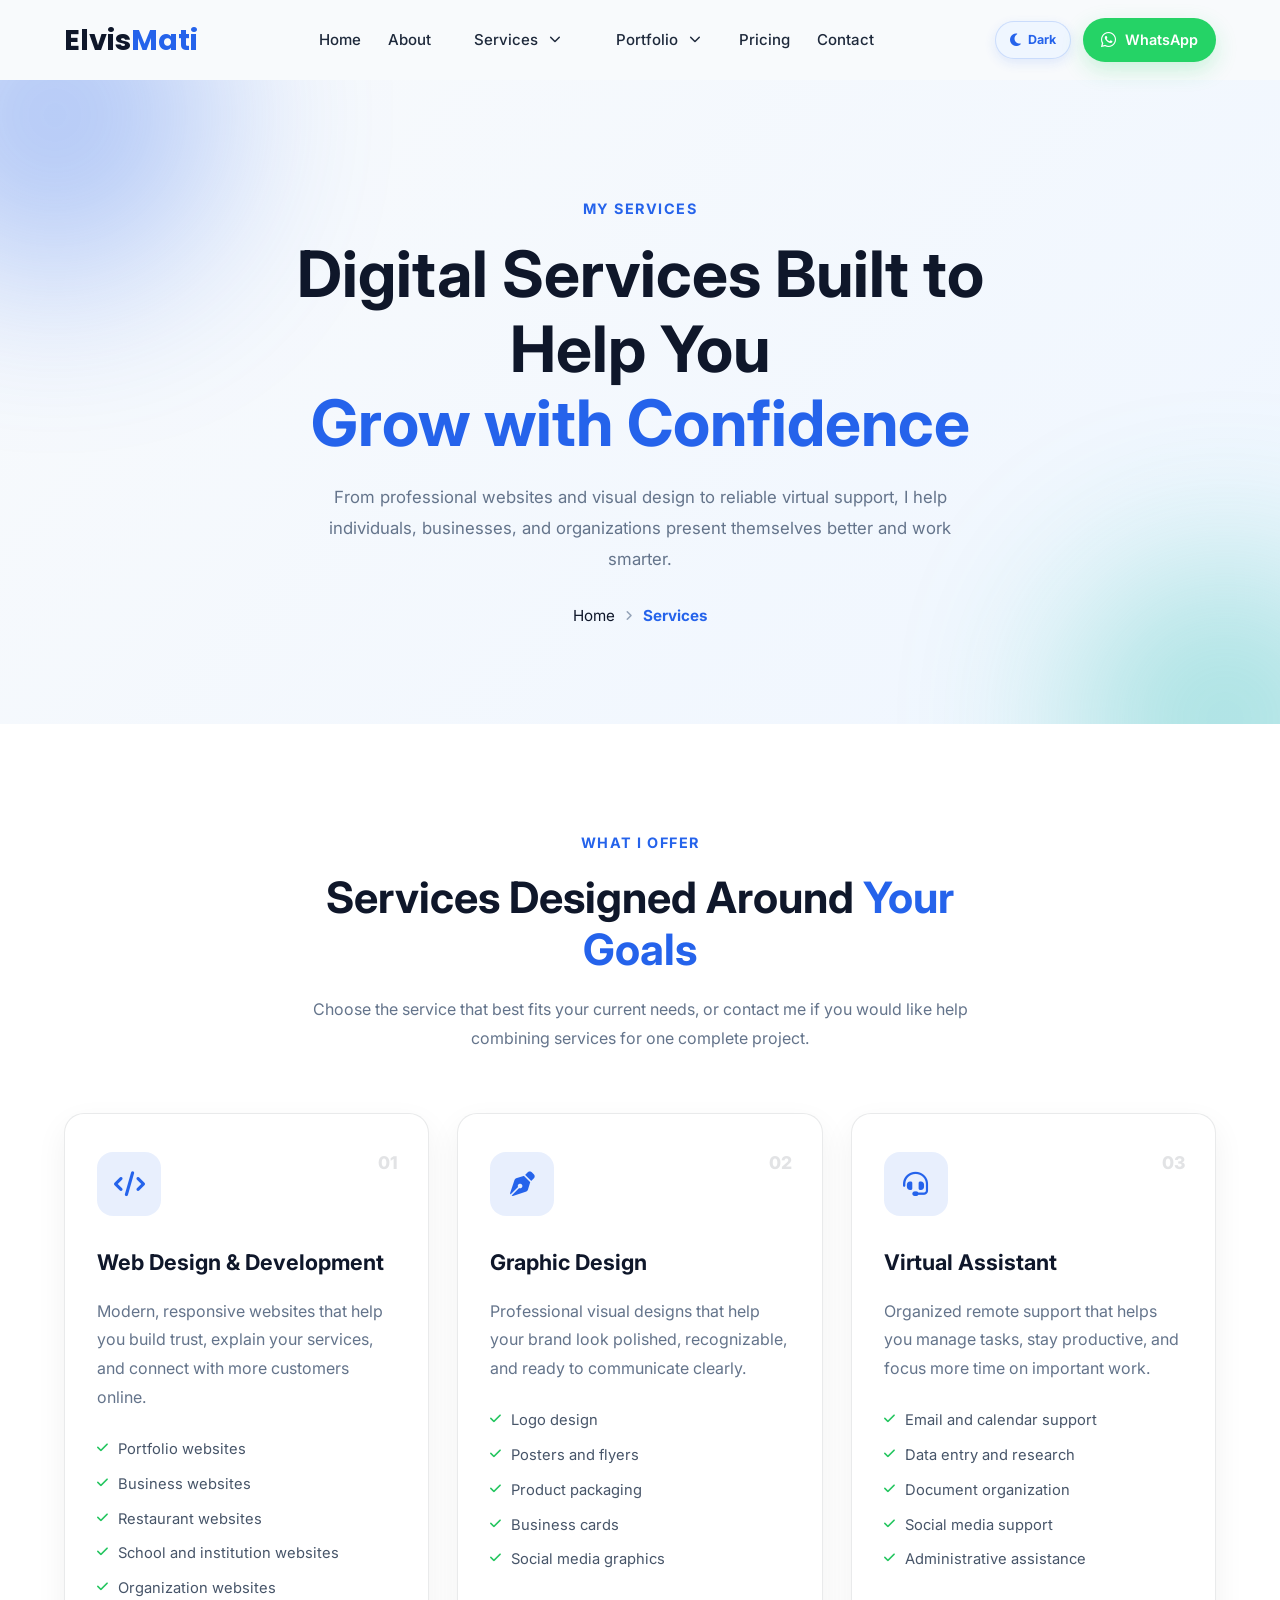
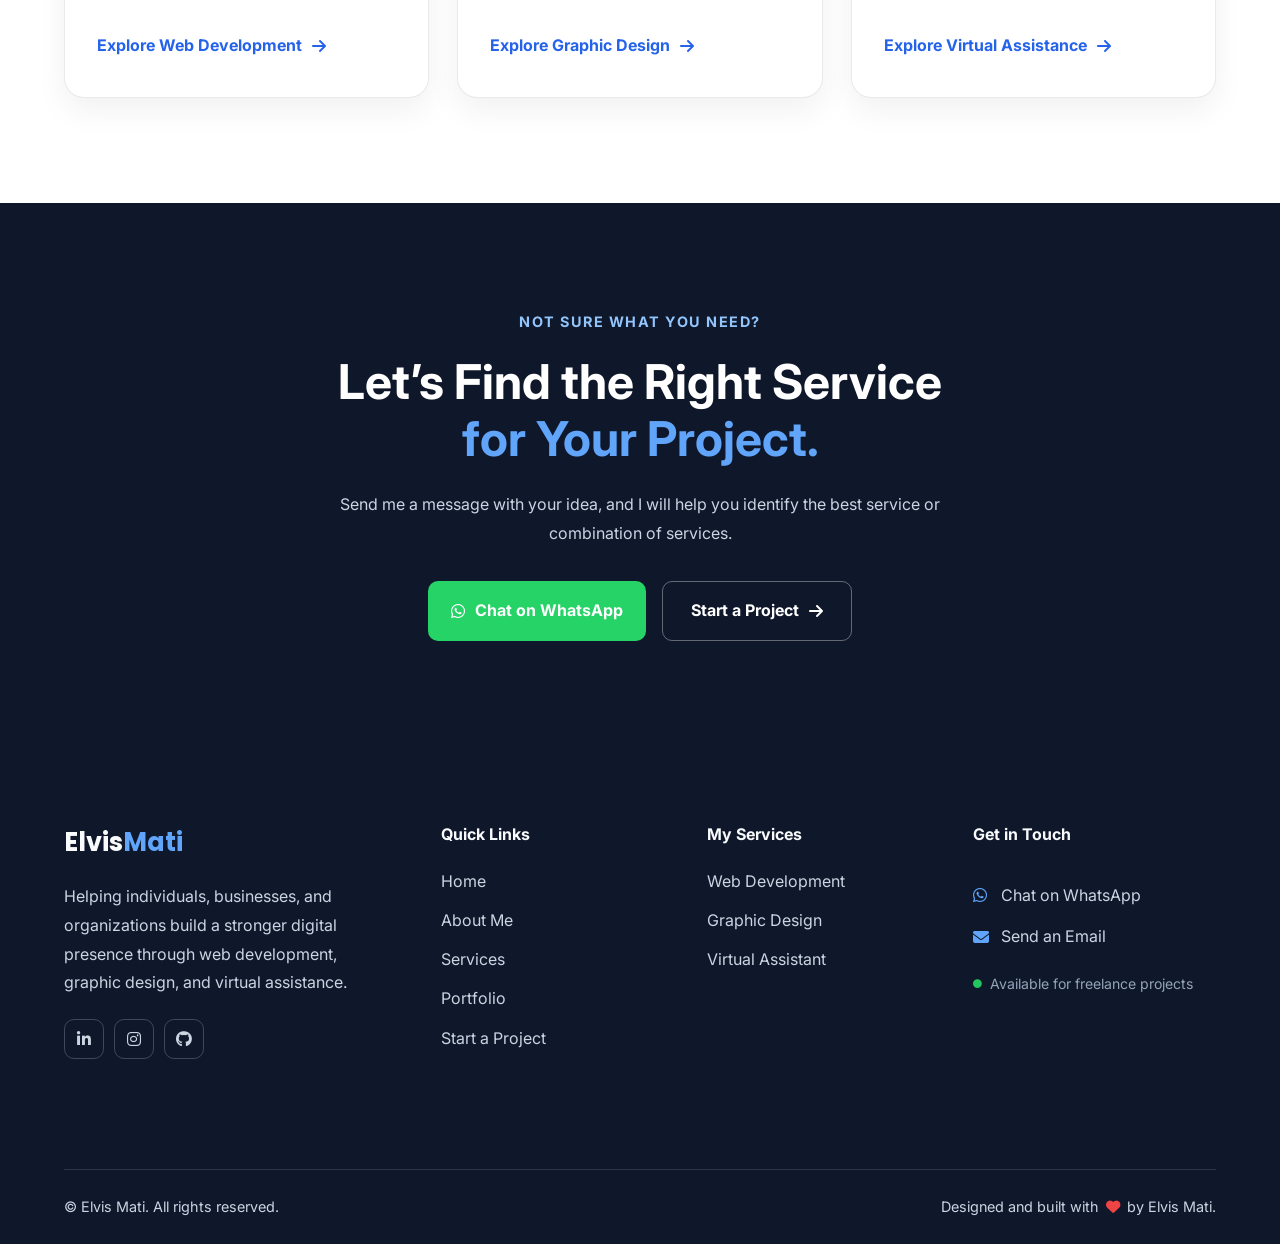
<file: services.html>
<!DOCTYPE html>

<html lang="en">

<head>
    <meta charset="UTF-8">
    <meta name="viewport" content="width=device-width, initial-scale=1.0">

<!-- Page title shown in the browser tab and search results -->
<title>Services | Elvis Mati</title>

<!-- Font Awesome icons -->
<link rel="stylesheet"
      href="https://cdnjs.cloudflare.com/ajax/libs/font-awesome/6.5.2/css/all.min.css">

<!-- Shared website styles -->

<link rel="stylesheet" href="css/style.css">

<!-- Navbar styles, including dropdowns and mobile menu -->
<link rel="stylesheet" href="css/navbar.css">

<!-- Shared responsive styles, including mobile navbar behavior -->

<link rel="stylesheet" href="css/responsive.css">

<!-- Services page styles -->

<link rel="stylesheet" href="css/services.css">

<!-- Google analytics tag (gtag.js) -->
    <script async src="https://www.googletagmanager.com/gtag/js?id=G-YR5QVNDVCK"></script>
    <script>
    window.dataLayer = window.dataLayer || [];
    function gtag(){dataLayer.push(arguments);}
    gtag('js', new Date());

    gtag('config', 'G-YR5QVNDVCK');
    </script>

</head>

<body>

<!-- ==================================================
     NAVBAR
     Copy the exact same navbar from index.html here.
     Keeping it identical makes navigation consistent.
=================================================== -->
 
<!-- ==================================================
     WEBSITE HEADER AND NAVIGATION
     Shared navigation used across all website pages.
================================================== -->

<!-- HEADER START -->
<header class="header">
    <div class="container">
        <nav class="navbar">

            <!-- Logo -->
            <a href="index.html" class="logo">
                Elvis<span>Mati</span>
            </a>

            <!-- Main navigation -->
            <ul class="nav-links">
                <li><a href="index.html">Home</a></li>
                <li><a href="about.html">About</a></li>

                
                <!--services dropdown-->
                <li class="dropdown">

                    <div class="dropdown-trigger">

                        <a href="services.html" class="dropdown-link">
                            Services
                        </a>

                        <button class="dropdown-toggle" type="button" aria-label="Toggle Services">
                            <i class="fa-solid fa-chevron-down"></i>
                        </button>

                    </div>

                    <ul class="dropdown-menu">
                        <li><a href="web-development.html">Web Development</a></li>
                        <li><a href="graphic-design.html">Graphic Design</a></li>
                        <li><a href="virtual-assistant.html">Virtual Assistant</a></li>
                    </ul>

                </li>

                <!--portfolio dropdown-->
                <li class="dropdown">

                    <div class="dropdown-trigger">

                        <a href="portfolio.html" class="dropdown-link">
                            Portfolio
                        </a>

                        <button class="dropdown-toggle" type="button" aria-label="Toggle Portfolio">
                            <i class="fa-solid fa-chevron-down"></i>
                        </button>

                    </div>

                    <ul class="dropdown-menu">
                        <li><a href="web-development-portfolio.html">Web Development</a></li>
                        <li><a href="graphic-design-portfolio.html">Graphic Design</a></li>
                        <li><a href="virtual-assistant-portfolio.html">Virtual Assistant</a></li>
                    </ul>

                </li>

                <li><a href="pricing.html">Pricing</a></li>
                <li><a href="contact.html">Contact</a></li>

                <!-- Theme option shown inside the opened mobile menu -->
                <li class="mobile-theme-item">
                    <button class="theme-btn mobile-theme-btn" type="button" aria-label="Switch to dark theme">
                        <i class="fa-solid fa-moon"></i>
                        <span class="theme-btn-text">Dark</span>
                    </button>
                </li>
            </ul>

            <!-- Desktop actions -->
             <!-- My existing desktop theme and WhatsApp buttons stay here -->
                <div class="nav-actions">
                    <button class="theme-btn desktop-theme-btn" type="button" aria-label="Switch to dark theme">
                        <i class="fa-solid fa-moon"></i>
                        <span class="theme-btn-text">Dark</span>
                    </button>

                    <a
                        href="https://wa.me/254700531854?text=Hello%20Elvis,%20I%20came%20across%20your%20portfolio%20website%20and%20I'm%20interested%20in%20your%20services.%20I'd%20love%20to%20discuss%20my%20project."
                        class="whatsapp-btn"
                        target="_blank"
                        rel="noopener noreferrer"
                    >
                        <i class="fa-brands fa-whatsapp"></i>
                        <span>WhatsApp</span>
                    </a>
                </div>

                 <!-- Mobile WhatsApp button -->
                <a 
                    href="https://wa.me/254700531854?text=Hello%20Elvis,%20I%20came%20across%20your%20portfolio%20website%20and%20I'm%20interested%20in%20your%20services."
                    class="mobile-whatsapp-btn"
                    target="_blank"
                    rel="noopener noreferrer"
                    aria-label="Chat with Elvis on WhatsApp">
                    <i class="fa-brands fa-whatsapp"></i>
                </a>
                <!-- End of Mobile WhatsApp button -->
                <!-- Hamburger menu on mobile -->
                <!-- Keep hamburger separate because navbar.js likely expects this -->
                <div class="hamburger" role="button" tabindex="0" aria-label="Open navigation menu">
                    <span></span>
                    <span></span>
                    <span></span>
                </div>

        </nav>
    </div>
</header>

<main>

    <!-- ==================================================
         SERVICES PAGE HERO
    =================================================== -->
    <section class="services-hero">

        <div class="container">

            <div class="services-hero-content">

                <span class="section-label">My Services</span>

                <h1>
                    Digital Services Built to Help You
                    <span>Grow with Confidence</span>
                </h1>

                <p>
                    From professional websites and visual design to reliable
                    virtual support, I help individuals, businesses, and
                    organizations present themselves better and work smarter.
                </p>

               <!-- Breadcrumb navigation -->
                <div class="breadcrumb">
                    <a href="index.html">Home</a>
                    <i class="fa-solid fa-angle-right"></i>
                    <span class="breadcrumb-current" aria-current="page">Services</span>
                </div>

            </div>

        </div>

    </section>


    <!-- ==================================================
         SERVICES OVERVIEW
         Main cards linking to each detailed service page.
    =================================================== -->
    <section class="services-overview-page">

        <div class="container">

            <div class="section-heading">

                <span class="section-label">What I Offer</span>

                <h2>
                    Services Designed Around
                    <span>Your Goals</span>
                </h2>

                <p>
                    Choose the service that best fits your current needs, or
                    contact me if you would like help combining services for
                    one complete project.
                </p>

            </div>

            <div class="services-page-grid">

                <!-- ==========================================
                     WEB DEVELOPMENT SERVICE
                =========================================== -->
                <article class="service-page-card">

                    <div class="service-page-icon">
                        <i class="fa-solid fa-code"></i>
                    </div>

                    <span class="service-page-number">01</span>

                    <h3>Web Design & Development</h3>

                    <p>
                        Modern, responsive websites that help you build trust,
                        explain your services, and connect with more customers
                        online.
                    </p>

                    <ul class="service-feature-list">
                        <li><i class="fa-solid fa-check"></i> Portfolio websites</li>
                        <li><i class="fa-solid fa-check"></i> Business websites</li>
                        <li><i class="fa-solid fa-check"></i> Restaurant websites</li>
                        <li><i class="fa-solid fa-check"></i> School and institution websites</li>
                        <li><i class="fa-solid fa-check"></i> Organization websites</li>
                    </ul>

                    <a href="web-development.html" class="service-page-link">
                        Explore Web Development
                        <i class="fa-solid fa-arrow-right"></i>
                    </a>

                </article>

                <!-- ==========================================
                     GRAPHIC DESIGN SERVICE
                =========================================== -->
                <article class="service-page-card">

                    <div class="service-page-icon">
                        <i class="fa-solid fa-pen-nib"></i>
                    </div>

                    <span class="service-page-number">02</span>

                    <h3>Graphic Design</h3>

                    <p>
                        Professional visual designs that help your brand look
                        polished, recognizable, and ready to communicate clearly.
                    </p>

                    <ul class="service-feature-list">
                        <li><i class="fa-solid fa-check"></i> Logo design</li>
                        <li><i class="fa-solid fa-check"></i> Posters and flyers</li>
                        <li><i class="fa-solid fa-check"></i> Product packaging</li>
                        <li><i class="fa-solid fa-check"></i> Business cards</li>
                        <li><i class="fa-solid fa-check"></i> Social media graphics</li>
                    </ul>

                    <a href="graphic-design.html" class="service-page-link">
                        Explore Graphic Design
                        <i class="fa-solid fa-arrow-right"></i>
                    </a>

                </article>

                <!-- ==========================================
                     VIRTUAL ASSISTANT SERVICE
                =========================================== -->
                <article class="service-page-card">

                    <div class="service-page-icon">
                        <i class="fa-solid fa-headset"></i>
                    </div>

                    <span class="service-page-number">03</span>

                    <h3>Virtual Assistant</h3>

                    <p>
                        Organized remote support that helps you manage tasks,
                        stay productive, and focus more time on important work.
                    </p>

                    <ul class="service-feature-list">
                        <li><i class="fa-solid fa-check"></i> Email and calendar support</li>
                        <li><i class="fa-solid fa-check"></i> Data entry and research</li>
                        <li><i class="fa-solid fa-check"></i> Document organization</li>
                        <li><i class="fa-solid fa-check"></i> Social media support</li>
                        <li><i class="fa-solid fa-check"></i> Administrative assistance</li>
                    </ul>

                    <a href="virtual-assistant.html" class="service-page-link">
                        Explore Virtual Assistance
                        <i class="fa-solid fa-arrow-right"></i>
                    </a>

                </article>

            </div>

        </div>

    </section>


    <!-- ==================================================
         SERVICES PAGE CTA
    =================================================== -->
    <section class="services-page-cta">

        <div class="container">

            <div class="services-page-cta-content">

                <span class="final-cta-label">Not Sure What You Need?</span>

                <h2>
                    Let’s Find the Right Service
                    <span>for Your Project.</span>
                </h2>

                <p>
                    Send me a message with your idea, and I will help you
                    identify the best service or combination of services.
                </p>

                <div class="final-cta-buttons">

                    <!-- Replace the number with your real WhatsApp number -->
                    <a href="https://wa.me/254700531854?text=Hello%20Elvis%2C%20I%20would%20like%20help%20choosing%20a%20service."
                       class="btn final-whatsapp-btn"
                       target="_blank"
                       rel="noopener">

                        <i class="fa-brands fa-whatsapp"></i>
                        Chat on WhatsApp

                    </a>

                    <a href="order.html" class="btn final-email-btn">
                        Start a Project
                        <i class="fa-solid fa-arrow-right"></i>
                    </a>

                </div>

            </div>

        </div>

    </section>

</main>


<!-- ==================================================
     FOOTER
     Copy the exact same footer from index.html here.
=================================================== -->
 <!-- ==================================================
     FOOTER
     Contains brand information, navigation links,
     services, and contact/social links.
=================================================== -->

<footer class="site-footer">

<div class="container">

    <!-- Main footer content -->
    <div class="footer-grid">

        <!-- Brand and short introduction -->
        <div class="footer-brand">

            <!-- Replace "Elvis Mati" with your preferred brand name if needed -->
            <a href="index.html" class="footer-logo">
                Elvis<span>Mati</span>
            </a>

            <p>
                Helping individuals, businesses, and organizations build a
                stronger digital presence through web development, graphic
                design, and virtual assistance.
            </p>

            <!-- Social links: replace # with your real profile links -->
            <div class="footer-social-links">

                <a href="https://www.linkedin.com/in/elvismati/"
                   aria-label="Visit my LinkedIn profile"
                   target="_blank"
                   rel="noopener">
                    <i class="fa-brands fa-linkedin-in"></i>
                </a>

                <a href="https://www.instagram.com/elvismati1/"
                   aria-label="Visit my Instagram profile"
                   target="_blank"
                   rel="noopener">
                    <i class="fa-brands fa-instagram"></i>
                </a>

                <a href="https://github.com/sonraz"
                   aria-label="Visit my GitHub profile"
                   target="_blank"
                   rel="noopener">
                    <i class="fa-brands fa-github"></i>
                </a>

            </div>

        </div>

        <!-- Quick navigation links -->
        <div class="footer-links">

            <h3>Quick Links</h3>

            <ul>
                <li><a href="index.html">Home</a></li>
                <li><a href="about.html">About Me</a></li>
                <li><a href="services.html">Services</a></li>
                <li><a href="portfolio.html">Portfolio</a></li>
                <li><a href="order.html">Start a Project</a></li>
            </ul>

        </div>

        <!-- Service page links -->
        <div class="footer-links">

            <h3>My Services</h3>

            <ul>
                <li><a href="web-development.html">Web Development</a></li>
                <li><a href="graphic-design.html">Graphic Design</a></li>
                <li><a href="virtual-assistant.html">Virtual Assistant</a></li>
            </ul>

        </div>

        <!-- Contact details -->
        <div class="footer-contact">

            <h3>Get in Touch</h3>

            <!-- Replace the WhatsApp number with my real number -->
            <a href="https://wa.me/254700531854?text=Hello%20Elvis%2C%20I%20would%20like%20to%20discuss%20a%20project."
               target="_blank"
               rel="noopener">
                <i class="fa-brands fa-whatsapp"></i>
                Chat on WhatsApp
            </a>

            <!-- Replace your-email@gmail.com with my real Gmail address -->
            <a href="https://mail.google.com/mail/?view=cm&fs=1&to=elvismati.work@gmail.com&su=Project%20Inquiry"
               target="_blank"
               rel="noopener">
                <i class="fa-solid fa-envelope"></i>
                Send an Email
            </a>

            <p class="footer-availability">
                <i class="fa-solid fa-circle"></i>
                Available for freelance projects
            </p>

        </div>

    </div>

    <!-- Bottom copyright area -->
    <div class="footer-bottom">

        <p>
            © <span id="currentYear"></span> Elvis Mati. All rights reserved.
        </p>

        <p>
            Designed and built with <i class="fa-solid fa-heart"></i> by Elvis Mati.
        </p>

    </div>

</div>

<!-- ==================================================
     BACK-TO-TOP BUTTON
     Appears after the visitor scrolls down the page.
=================================================== -->
<button class="back-to-top" id="backToTop" type="button" aria-label="Back to top">
    <i class="fa-solid fa-arrow-up"></i>
</button>

<!-- Shared JavaScript files -->
<script src="js/script.js"></script>
<script src="js/navbar.js"></script>
<script src="js/theme.js"></script>
<script src="js/animations.js"></script>
<script src="js/back-to-top.js"></script>

</body>
</html>
</file>
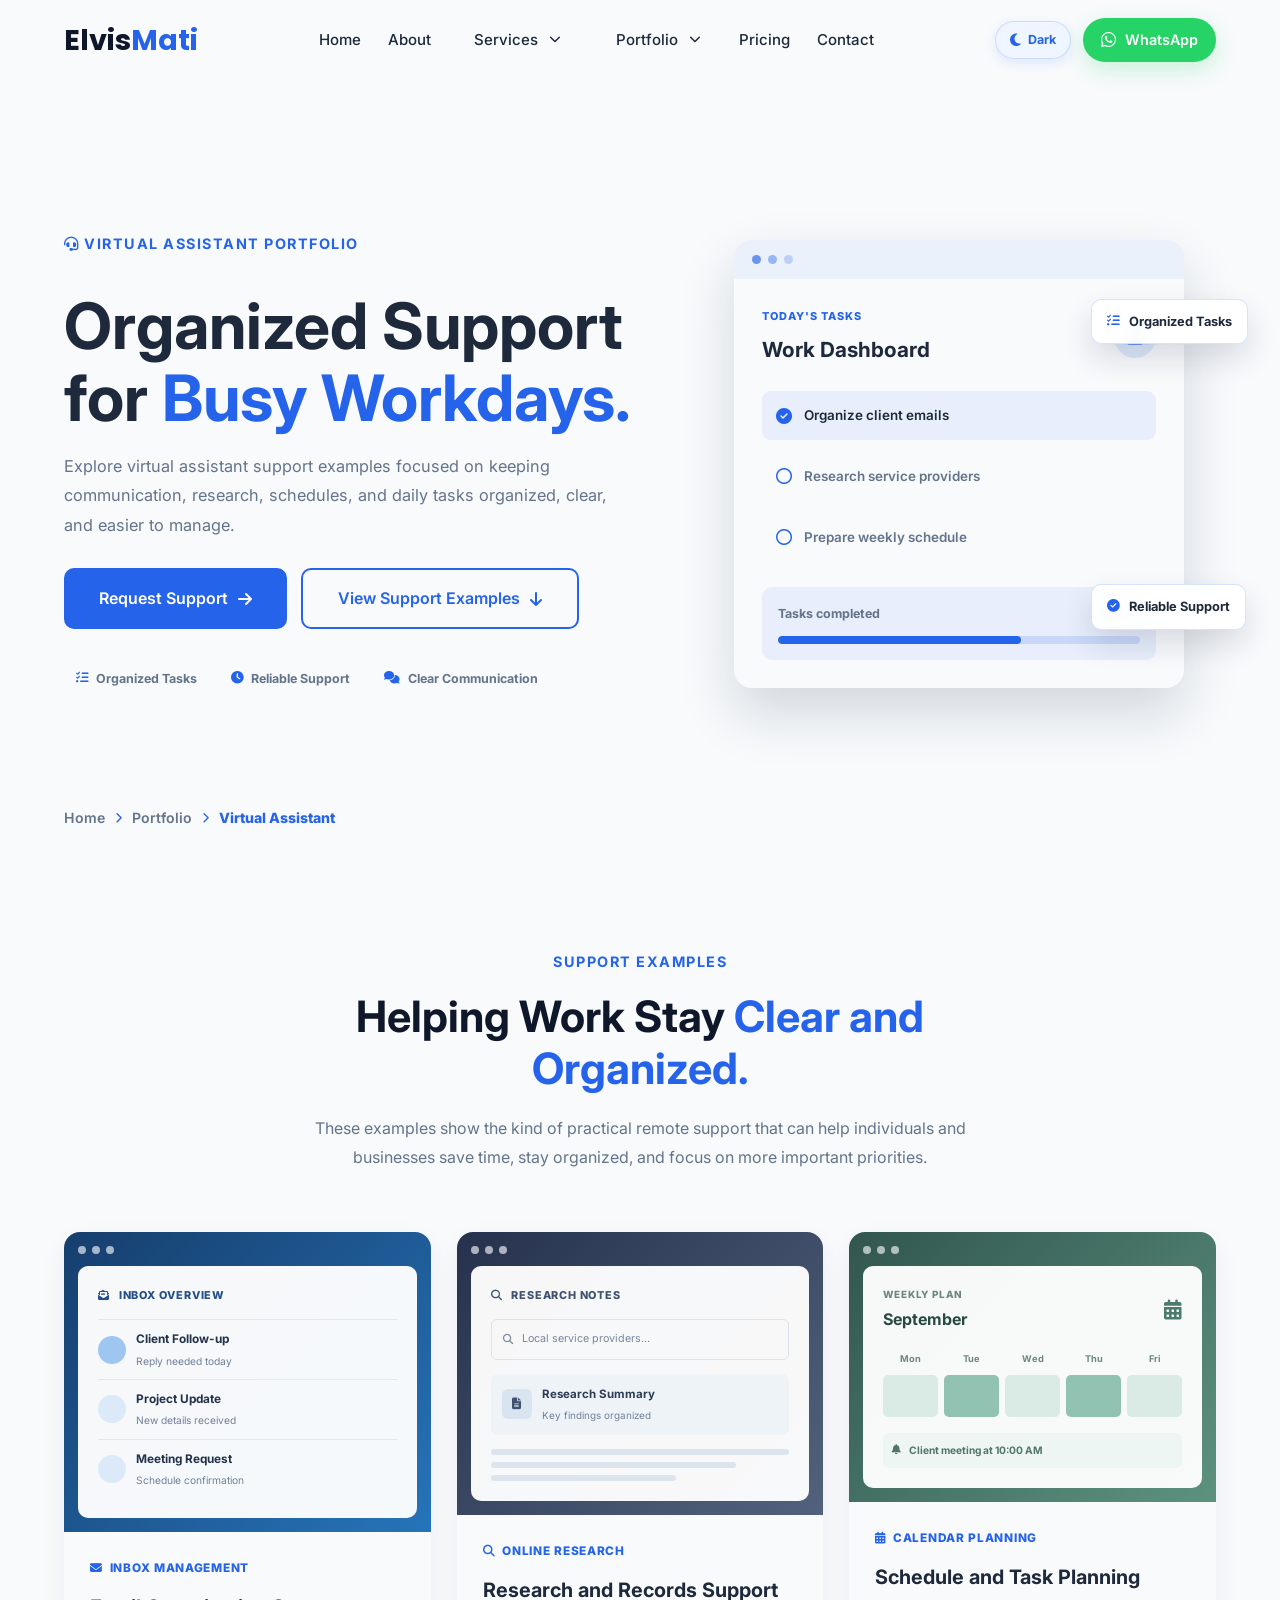
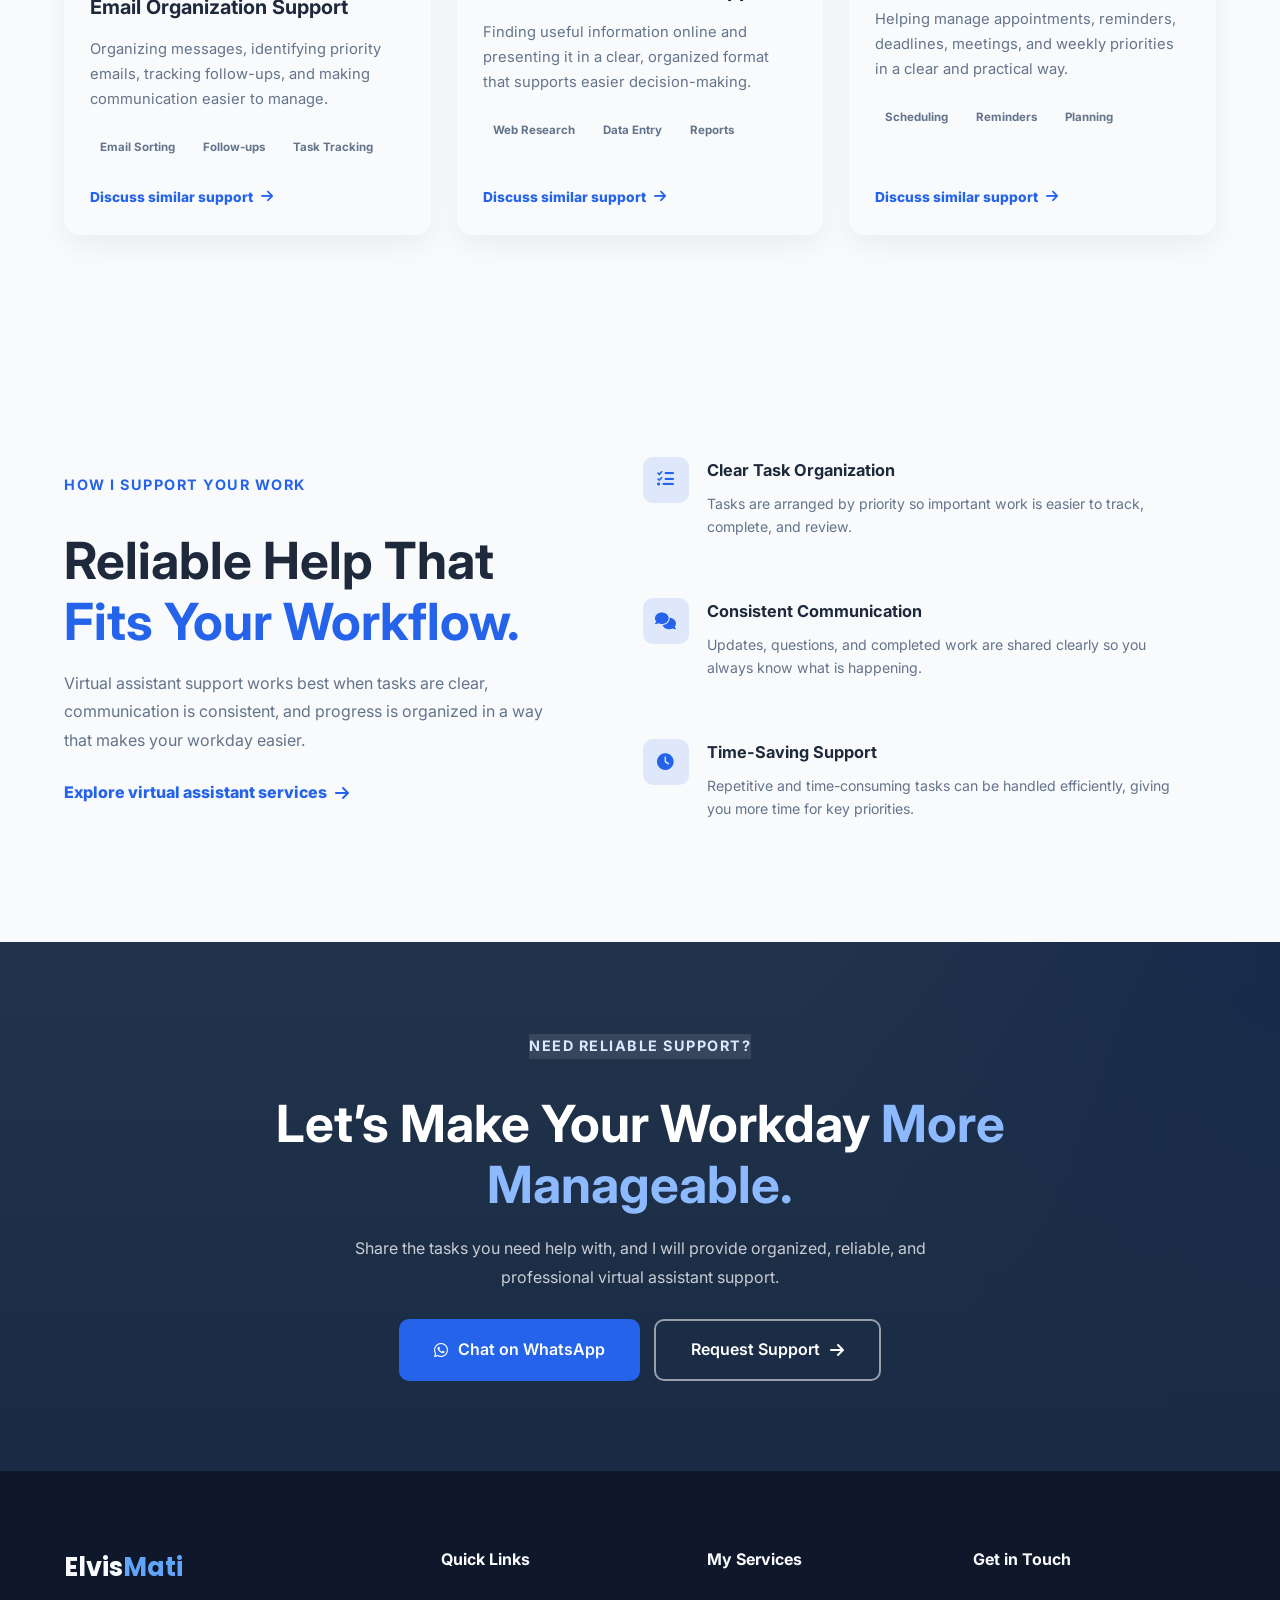
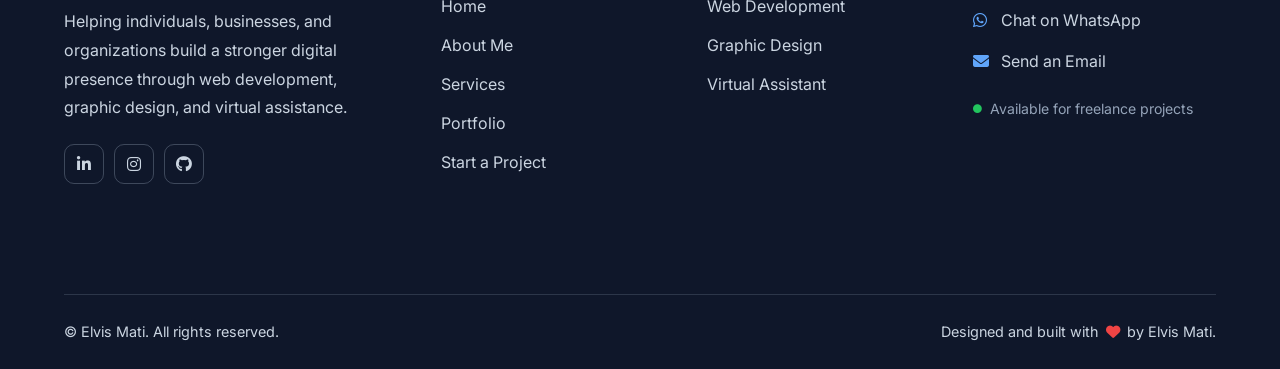
<file: virtual-assistant-portfolio.html>
<!DOCTYPE html>
<html lang="en">
<head>
    <meta charset="UTF-8">
    <meta name="viewport" content="width=device-width, initial-scale=1.0">

    <title>Virtual Assistant Portfolio | Elvis Mati</title>
    <meta name="description" content="Explore virtual assistant support examples by Elvis Mati, including inbox management, online research, calendar planning, and organized remote support.">

    <!-- Google Fonts -->
    <link rel="preconnect" href="https://fonts.googleapis.com">
    <link rel="preconnect" href="https://fonts.gstatic.com" crossorigin>
    <link href="https://fonts.googleapis.com/css2?family=Inter:wght@400;500;600;700;800&family=Poppins:wght@500;600;700;800&display=swap" rel="stylesheet">

    <!-- Font Awesome -->
    <link rel="stylesheet" href="https://cdnjs.cloudflare.com/ajax/libs/font-awesome/6.5.2/css/all.min.css">

    <!-- Shared CSS -->
    <link rel="stylesheet" href="css/style.css">
    <link rel="stylesheet" href="css/navbar.css">
    <link rel="stylesheet" href="css/responsive.css">

    <!-- Page-specific CSS -->
    <link rel="stylesheet" href="css/virtual-assistant-portfolio.css">

    <!-- Google analytics tag (gtag.js) -->
    <script async src="https://www.googletagmanager.com/gtag/js?id=G-YR5QVNDVCK"></script>
    <script>
    window.dataLayer = window.dataLayer || [];
    function gtag(){dataLayer.push(arguments);}
    gtag('js', new Date());

    gtag('config', 'G-YR5QVNDVCK');
    </script>
</head>

<body>

    <!-- ==================================================
         HEADER / NAVIGATION
    =================================================== -->
    <header class="header">
        <div class="container">
            <nav class="navbar">

                <a href="index.html" class="logo">
                    Elvis<span>Mati</span>
                </a>

                <ul class="nav-links">
                    <li><a href="index.html">Home</a></li>
                    <li><a href="about.html">About</a></li>

                    <!--services dropdown-->
                    <li class="dropdown">

                        <div class="dropdown-trigger">

                            <a href="services.html" class="dropdown-link">
                                Services
                            </a>

                            <button class="dropdown-toggle" type="button" aria-label="Toggle Services">
                                <i class="fa-solid fa-chevron-down"></i>
                            </button>

                        </div>

                        <ul class="dropdown-menu">
                            <li><a href="web-development.html">Web Development</a></li>
                            <li><a href="graphic-design.html">Graphic Design</a></li>
                            <li><a href="virtual-assistant.html">Virtual Assistant</a></li>
                        </ul>

                    </li>

                    <!--portfolio dropdown-->
                    <li class="dropdown">

                        <div class="dropdown-trigger">

                            <a href="portfolio.html" class="dropdown-link">
                                Portfolio
                            </a>

                            <button class="dropdown-toggle" type="button" aria-label="Toggle Portfolio">
                                <i class="fa-solid fa-chevron-down"></i>
                            </button>

                        </div>

                        <ul class="dropdown-menu">
                            <li><a href="web-development-portfolio.html">Web Development</a></li>
                            <li><a href="graphic-design-portfolio.html">Graphic Design</a></li>
                            <li><a href="virtual-assistant-portfolio.html">Virtual Assistant</a></li>
                        </ul>

                    </li>

                    <li><a href="pricing.html">Pricing</a></li>
                    <li><a href="contact.html">Contact</a></li>

                    <li class="mobile-theme-item">
                        <button class="theme-btn mobile-theme-btn" type="button" aria-label="Switch to dark theme">
                            <i class="fa-solid fa-moon"></i>
                            <span class="theme-btn-text">Dark</span>
                        </button>
                    </li>
                </ul>

                <div class="nav-actions">
                    <button class="theme-btn desktop-theme-btn" type="button" aria-label="Switch to dark theme">
                        <i class="fa-solid fa-moon"></i>
                        <span class="theme-btn-text">Dark</span>
                    </button>

                    <a
                        href="https://wa.me/254700531854?text=Hello%20Elvis,%20I%20came%20across%20your%20portfolio%20website%20and%20I%20am%20interested%20in%20your%20virtual%20assistant%20services."
                        class="whatsapp-btn"
                        target="_blank"
                        rel="noopener noreferrer"
                    >
                        <i class="fa-brands fa-whatsapp"></i>
                        <span>WhatsApp</span>
                    </a>
                </div>

                <a
                    href="https://wa.me/254700531854?text=Hello%20Elvis,%20I%20came%20across%20your%20portfolio%20website%20and%20I%20am%20interested%20in%20your%20virtual%20assistant%20services."
                    class="mobile-whatsapp-btn"
                    target="_blank"
                    rel="noopener noreferrer"
                    aria-label="Chat with Elvis on WhatsApp"
                >
                    <i class="fa-brands fa-whatsapp"></i>
                </a>

                <div class="hamburger" role="button" tabindex="0" aria-label="Open navigation menu">
                    <span></span>
                    <span></span>
                    <span></span>
                </div>

            </nav>
        </div>
    </header>

    <main>

        <!-- ==================================================
             HERO
        =================================================== -->
        <section class="va-portfolio-hero">
            <div class="container">

                <div class="va-portfolio-hero-grid">

                    <div class="va-portfolio-hero-content">
                        <span class="section-label">
                            <i class="fa-solid fa-headset"></i>
                            Virtual Assistant Portfolio
                        </span>

                        <h1>
                            Organized Support for
                            <span>Busy Workdays.</span>
                        </h1>

                        <p>
                            Explore virtual assistant support examples focused on keeping
                            communication, research, schedules, and daily tasks organized,
                            clear, and easier to manage.
                        </p>

                        <div class="va-portfolio-hero-actions">
                            <a href="order.html" class="btn btn-primary">
                                Request Support
                                <i class="fa-solid fa-arrow-right"></i>
                            </a>

                            <a href="#va-projects" class="btn btn-outline">
                                View Support Examples
                                <i class="fa-solid fa-arrow-down"></i>
                            </a>
                        </div>

                        <div class="va-portfolio-tags">
                            <span>
                                <i class="fa-solid fa-list-check"></i>
                                Organized Tasks
                            </span>

                            <span>
                                <i class="fa-solid fa-clock"></i>
                                Reliable Support
                            </span>

                            <span>
                                <i class="fa-solid fa-comments"></i>
                                Clear Communication
                            </span>
                        </div>
                    </div>

                    <div class="va-portfolio-hero-visual">
                        <div class="va-workspace-card">

                            <div class="va-workspace-topbar">
                                <span></span>
                                <span></span>
                                <span></span>
                            </div>

                            <div class="va-workspace-content">
                                <div class="va-workspace-heading">
                                    <div>
                                        <span class="va-workspace-label">TODAY'S TASKS</span>
                                        <h3>Work Dashboard</h3>
                                    </div>

                                    <div class="va-workspace-avatar">
                                        <i class="fa-solid fa-user"></i>
                                    </div>
                                </div>

                                <div class="va-task-list">
                                    <div class="va-task-item completed">
                                        <i class="fa-solid fa-circle-check"></i>
                                        <span>Organize client emails</span>
                                    </div>

                                    <div class="va-task-item">
                                        <i class="fa-regular fa-circle"></i>
                                        <span>Research service providers</span>
                                    </div>

                                    <div class="va-task-item">
                                        <i class="fa-regular fa-circle"></i>
                                        <span>Prepare weekly schedule</span>
                                    </div>
                                </div>

                                <div class="va-workspace-summary">
                                    <div>
                                        <span>Tasks completed</span>
                                        <strong>08 / 12</strong>
                                    </div>

                                    <div class="va-summary-progress">
                                        <span></span>
                                    </div>
                                </div>
                            </div>

                        </div>

                        <div class="va-visual-badge badge-organized">
                            <i class="fa-solid fa-list-check"></i>
                            <span>Organized Tasks</span>
                        </div>

                        <div class="va-visual-badge badge-available">
                            <i class="fa-solid fa-circle-check"></i>
                            <span>Reliable Support</span>
                        </div>
                    </div>

                </div>

            </div>
        </section>

        <!-- ==================================================
             BREADCRUMB
        =================================================== -->
        <section class="breadcrumb-section">
            <div class="container">
                <nav class="breadcrumb" aria-label="Breadcrumb">
                    <a href="index.html">Home</a>
                    <i class="fa-solid fa-chevron-right"></i>

                    <a href="portfolio.html">Portfolio</a>
                    <i class="fa-solid fa-chevron-right"></i>

                    <span class="active-page">Virtual Assistant</span>
                </nav>
            </div>
        </section>

        <!-- ==================================================
             FEATURED SUPPORT EXAMPLES
        =================================================== -->
        <section class="va-portfolio-projects section-padding" id="va-projects">
            <div class="container">

                <div class="section-heading">
                    <span class="section-label">Support Examples</span>

                    <h2>
                        Helping Work Stay
                        <span>Clear and Organized.</span>
                    </h2>

                    <p>
                        These examples show the kind of practical remote support that can
                        help individuals and businesses save time, stay organized, and focus
                        on more important priorities.
                    </p>
                </div>

                <div class="va-portfolio-project-grid">

                    <article class="va-portfolio-project-card">
                        <div class="va-project-preview email-preview">
                            <div class="va-preview-topbar">
                                <span></span>
                                <span></span>
                                <span></span>
                            </div>

                            <div class="email-preview-content">
                                <div class="email-preview-heading">
                                    <i class="fa-solid fa-envelope-open-text"></i>
                                    <span>INBOX OVERVIEW</span>
                                </div>

                                <div class="email-preview-message important">
                                    <span></span>
                                    <div>
                                        <strong>Client Follow-up</strong>
                                        <small>Reply needed today</small>
                                    </div>
                                </div>

                                <div class="email-preview-message">
                                    <span></span>
                                    <div>
                                        <strong>Project Update</strong>
                                        <small>New details received</small>
                                    </div>
                                </div>

                                <div class="email-preview-message">
                                    <span></span>
                                    <div>
                                        <strong>Meeting Request</strong>
                                        <small>Schedule confirmation</small>
                                    </div>
                                </div>
                            </div>
                        </div>

                        <div class="va-project-card-content">
                            <span class="va-project-category">
                                <i class="fa-solid fa-envelope"></i>
                                Inbox Management
                            </span>

                            <h3>Email Organization Support</h3>

                            <p>
                                Organizing messages, identifying priority emails, tracking
                                follow-ups, and making communication easier to manage.
                            </p>

                            <div class="va-project-tags">
                                <span>Email Sorting</span>
                                <span>Follow-ups</span>
                                <span>Task Tracking</span>
                            </div>

                            <a href="contact.html" class="text-link">
                                Discuss similar support
                                <i class="fa-solid fa-arrow-right"></i>
                            </a>
                        </div>
                    </article>

                    <article class="va-portfolio-project-card">
                        <div class="va-project-preview research-preview">
                            <div class="va-preview-topbar">
                                <span></span>
                                <span></span>
                                <span></span>
                            </div>

                            <div class="research-preview-content">
                                <div class="research-preview-heading">
                                    <i class="fa-solid fa-magnifying-glass"></i>
                                    <span>RESEARCH NOTES</span>
                                </div>

                                <div class="research-search-bar">
                                    <i class="fa-solid fa-magnifying-glass"></i>
                                    <span>Local service providers...</span>
                                </div>

                                <div class="research-result-card">
                                    <span class="research-result-icon">
                                        <i class="fa-solid fa-file-lines"></i>
                                    </span>

                                    <div>
                                        <strong>Research Summary</strong>
                                        <small>Key findings organized</small>
                                    </div>
                                </div>

                                <div class="research-result-lines">
                                    <span></span>
                                    <span></span>
                                    <span></span>
                                </div>
                            </div>
                        </div>

                        <div class="va-project-card-content">
                            <span class="va-project-category">
                                <i class="fa-solid fa-magnifying-glass"></i>
                                Online Research
                            </span>

                            <h3>Research and Records Support</h3>

                            <p>
                                Finding useful information online and presenting it in a clear,
                                organized format that supports easier decision-making.
                            </p>

                            <div class="va-project-tags">
                                <span>Web Research</span>
                                <span>Data Entry</span>
                                <span>Reports</span>
                            </div>

                            <a href="contact.html" class="text-link">
                                Discuss similar support
                                <i class="fa-solid fa-arrow-right"></i>
                            </a>
                        </div>
                    </article>

                    <article class="va-portfolio-project-card">
                        <div class="va-project-preview calendar-preview">
                            <div class="va-preview-topbar">
                                <span></span>
                                <span></span>
                                <span></span>
                            </div>

                            <div class="calendar-preview-content">
                                <div class="calendar-preview-heading">
                                    <div>
                                        <span>WEEKLY PLAN</span>
                                        <strong>September</strong>
                                    </div>

                                    <i class="fa-solid fa-calendar-days"></i>
                                </div>

                                <div class="calendar-days">
                                    <span>Mon</span>
                                    <span>Tue</span>
                                    <span>Wed</span>
                                    <span>Thu</span>
                                    <span>Fri</span>
                                </div>

                                <div class="calendar-events">
                                    <span></span>
                                    <span></span>
                                    <span></span>
                                    <span></span>
                                    <span></span>
                                </div>

                                <div class="calendar-reminder">
                                    <i class="fa-solid fa-bell"></i>
                                    <span>Client meeting at 10:00 AM</span>
                                </div>
                            </div>
                        </div>

                        <div class="va-project-card-content">
                            <span class="va-project-category">
                                <i class="fa-solid fa-calendar-days"></i>
                                Calendar Planning
                            </span>

                            <h3>Schedule and Task Planning</h3>

                            <p>
                                Helping manage appointments, reminders, deadlines, meetings,
                                and weekly priorities in a clear and practical way.
                            </p>

                            <div class="va-project-tags">
                                <span>Scheduling</span>
                                <span>Reminders</span>
                                <span>Planning</span>
                            </div>

                            <a href="contact.html" class="text-link">
                                Discuss similar support
                                <i class="fa-solid fa-arrow-right"></i>
                            </a>
                        </div>
                    </article>

                </div>

            </div>
        </section>

        <!-- ==================================================
             SUPPORT APPROACH
        =================================================== -->
        <section class="va-portfolio-approach section-padding">
            <div class="container">

                <div class="va-portfolio-approach-grid">

                    <div class="va-portfolio-approach-content">
                        <span class="section-label">How I Support Your Work</span>

                        <h2>
                            Reliable Help That
                            <span>Fits Your Workflow.</span>
                        </h2>

                        <p>
                            Virtual assistant support works best when tasks are clear,
                            communication is consistent, and progress is organized in a way
                            that makes your workday easier.
                        </p>

                        <a href="virtual-assistant.html" class="text-link">
                            Explore virtual assistant services
                            <i class="fa-solid fa-arrow-right"></i>
                        </a>
                    </div>

                    <div class="va-portfolio-feature-list">

                        <article class="va-portfolio-feature-card">
                            <div class="va-feature-icon">
                                <i class="fa-solid fa-list-check"></i>
                            </div>

                            <div>
                                <h3>Clear Task Organization</h3>
                                <p>
                                    Tasks are arranged by priority so important work is easier
                                    to track, complete, and review.
                                </p>
                            </div>
                        </article>

                        <article class="va-portfolio-feature-card">
                            <div class="va-feature-icon">
                                <i class="fa-solid fa-comments"></i>
                            </div>

                            <div>
                                <h3>Consistent Communication</h3>
                                <p>
                                    Updates, questions, and completed work are shared clearly
                                    so you always know what is happening.
                                </p>
                            </div>
                        </article>

                        <article class="va-portfolio-feature-card">
                            <div class="va-feature-icon">
                                <i class="fa-solid fa-clock"></i>
                            </div>

                            <div>
                                <h3>Time-Saving Support</h3>
                                <p>
                                    Repetitive and time-consuming tasks can be handled
                                    efficiently, giving you more time for key priorities.
                                </p>
                            </div>
                        </article>

                    </div>

                </div>

            </div>
        </section>

        <!-- ==================================================
             FINAL CTA
        =================================================== -->
        <section class="va-portfolio-cta">
            <div class="container">

                <div class="va-portfolio-cta-content">
                    <span class="section-label">Need Reliable Support?</span>

                    <h2>
                        Let’s Make Your Workday
                        <span>More Manageable.</span>
                    </h2>

                    <p>
                        Share the tasks you need help with, and I will provide organized,
                        reliable, and professional virtual assistant support.
                    </p>

                    <div class="va-portfolio-cta-actions">
                        <a
                            href="https://wa.me/254700531854?text=Hello%20Elvis,%20I%20am%20interested%20in%20your%20virtual%20assistant%20services."
                            class="btn btn-primary"
                            target="_blank"
                            rel="noopener noreferrer"
                        >
                            <i class="fa-brands fa-whatsapp"></i>
                            <span>Chat on WhatsApp</span>
                        </a>

                        <a href="order.html" class="btn btn-outline">
                            Request Support
                            <i class="fa-solid fa-arrow-right"></i>
                        </a>
                    </div>
                </div>

            </div>
        </section>

    </main>

    <!-- ==================================================
         FOOTER
    =================================================== -->
    <footer class="site-footer">
        <div class="container">

            <div class="footer-grid">

                <div class="footer-brand">
                    <a href="index.html" class="footer-logo">
                        Elvis<span>Mati</span>
                    </a>

                    <p>
                        Helping individuals, businesses, and organizations build a stronger
                        digital presence through web development, graphic design, and
                        virtual assistance.
                    </p>

                    <div class="footer-social-links">
                        <a href="https://www.linkedin.com/in/elvismati/"
                           aria-label="Visit my LinkedIn profile"
                           target="_blank"
                           rel="noopener">
                            <i class="fa-brands fa-linkedin-in"></i>
                        </a>

                        <a href="https://www.instagram.com/elvismati1/"
                           aria-label="Visit my Instagram profile"
                           target="_blank"
                           rel="noopener">
                            <i class="fa-brands fa-instagram"></i>
                        </a>

                        <a href="https://github.com/sonraz"
                           aria-label="Visit my GitHub profile"
                           target="_blank"
                           rel="noopener">
                            <i class="fa-brands fa-github"></i>
                        </a>
                    </div>
                </div>

                <div class="footer-links">
                    <h3>Quick Links</h3>

                    <ul>
                        <li><a href="index.html">Home</a></li>
                        <li><a href="about.html">About Me</a></li>
                        <li><a href="services.html">Services</a></li>
                        <li><a href="portfolio.html">Portfolio</a></li>
                        <li><a href="order.html">Start a Project</a></li>
                    </ul>
                </div>

                <div class="footer-links">
                    <h3>My Services</h3>

                    <ul>
                        <li><a href="web-development.html">Web Development</a></li>
                        <li><a href="graphic-design.html">Graphic Design</a></li>
                        <li><a href="virtual-assistant.html">Virtual Assistant</a></li>
                    </ul>
                </div>

                <div class="footer-contact">
                    <h3>Get in Touch</h3>

                    <a href="https://wa.me/254700531854?text=Hello%20Elvis,%20I%20would%20like%20to%20discuss%20a%20project."
                       target="_blank"
                       rel="noopener">
                        <i class="fa-brands fa-whatsapp"></i>
                        <span>Chat on WhatsApp</span>
                    </a>

                    <a href="https://mail.google.com/mail/?view=cm&fs=1&to=elvismati.work@gmail.com&su=Project%20Inquiry"
                       target="_blank"
                       rel="noopener">
                        <i class="fa-solid fa-envelope"></i>
                        <span>Send an Email</span>
                    </a>

                    <p class="footer-availability">
                        <i class="fa-solid fa-circle"></i>
                        Available for freelance projects
                    </p>
                </div>

            </div>

            <div class="footer-bottom">
                <p>
                    © <span id="currentYear"></span> Elvis Mati. All rights reserved.
                </p>

                <p>
                    Designed and built with <i class="fa-solid fa-heart"></i> by Elvis Mati.
                </p>
            </div>

        </div>
    </footer>

    <button class="back-to-top" id="backToTop" type="button" aria-label="Back to top">
        <i class="fa-solid fa-arrow-up"></i>
    </button>

    <!-- Shared JavaScript -->
    <script src="js/script.js"></script>
    <script src="js/navbar.js"></script>
    <script src="js/theme.js"></script>
    <script src="js/animations.js"></script>
    <script src="js/back-to-top.js"></script>

</body>
</html>
</file>
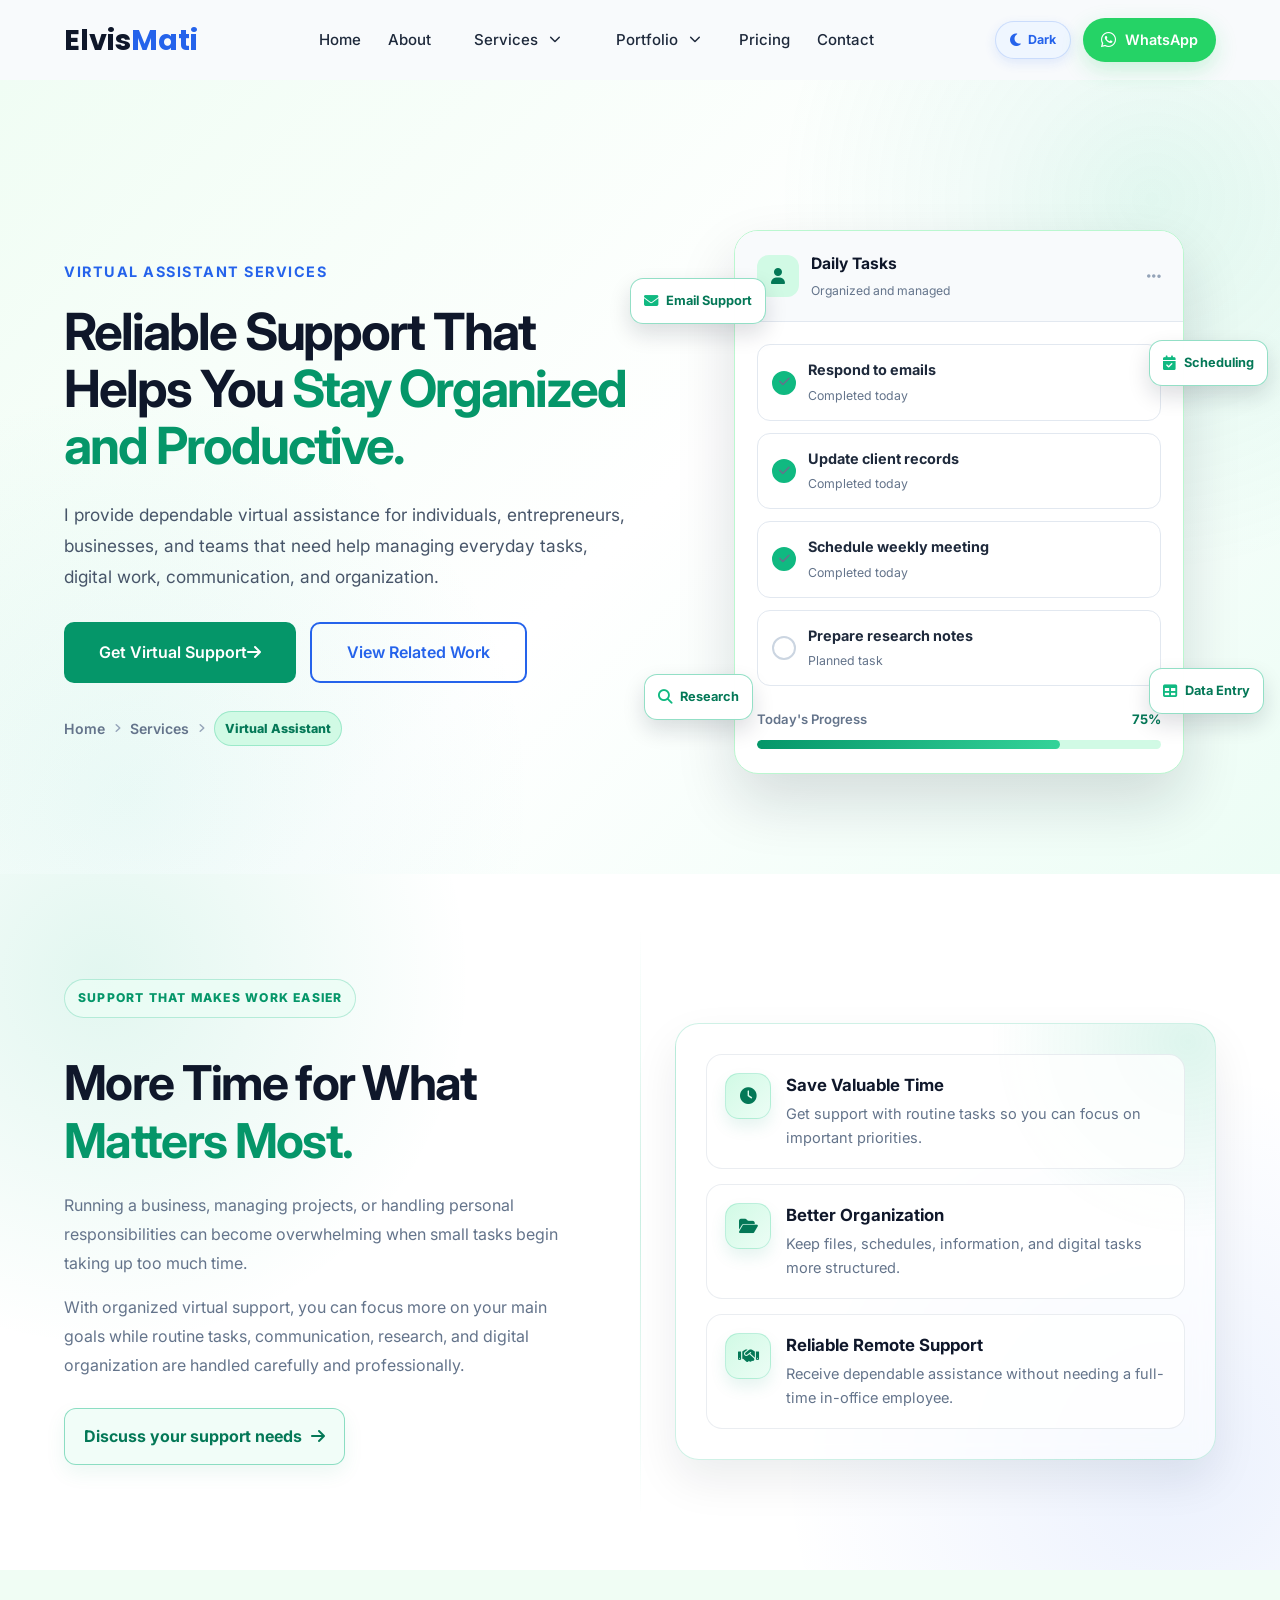
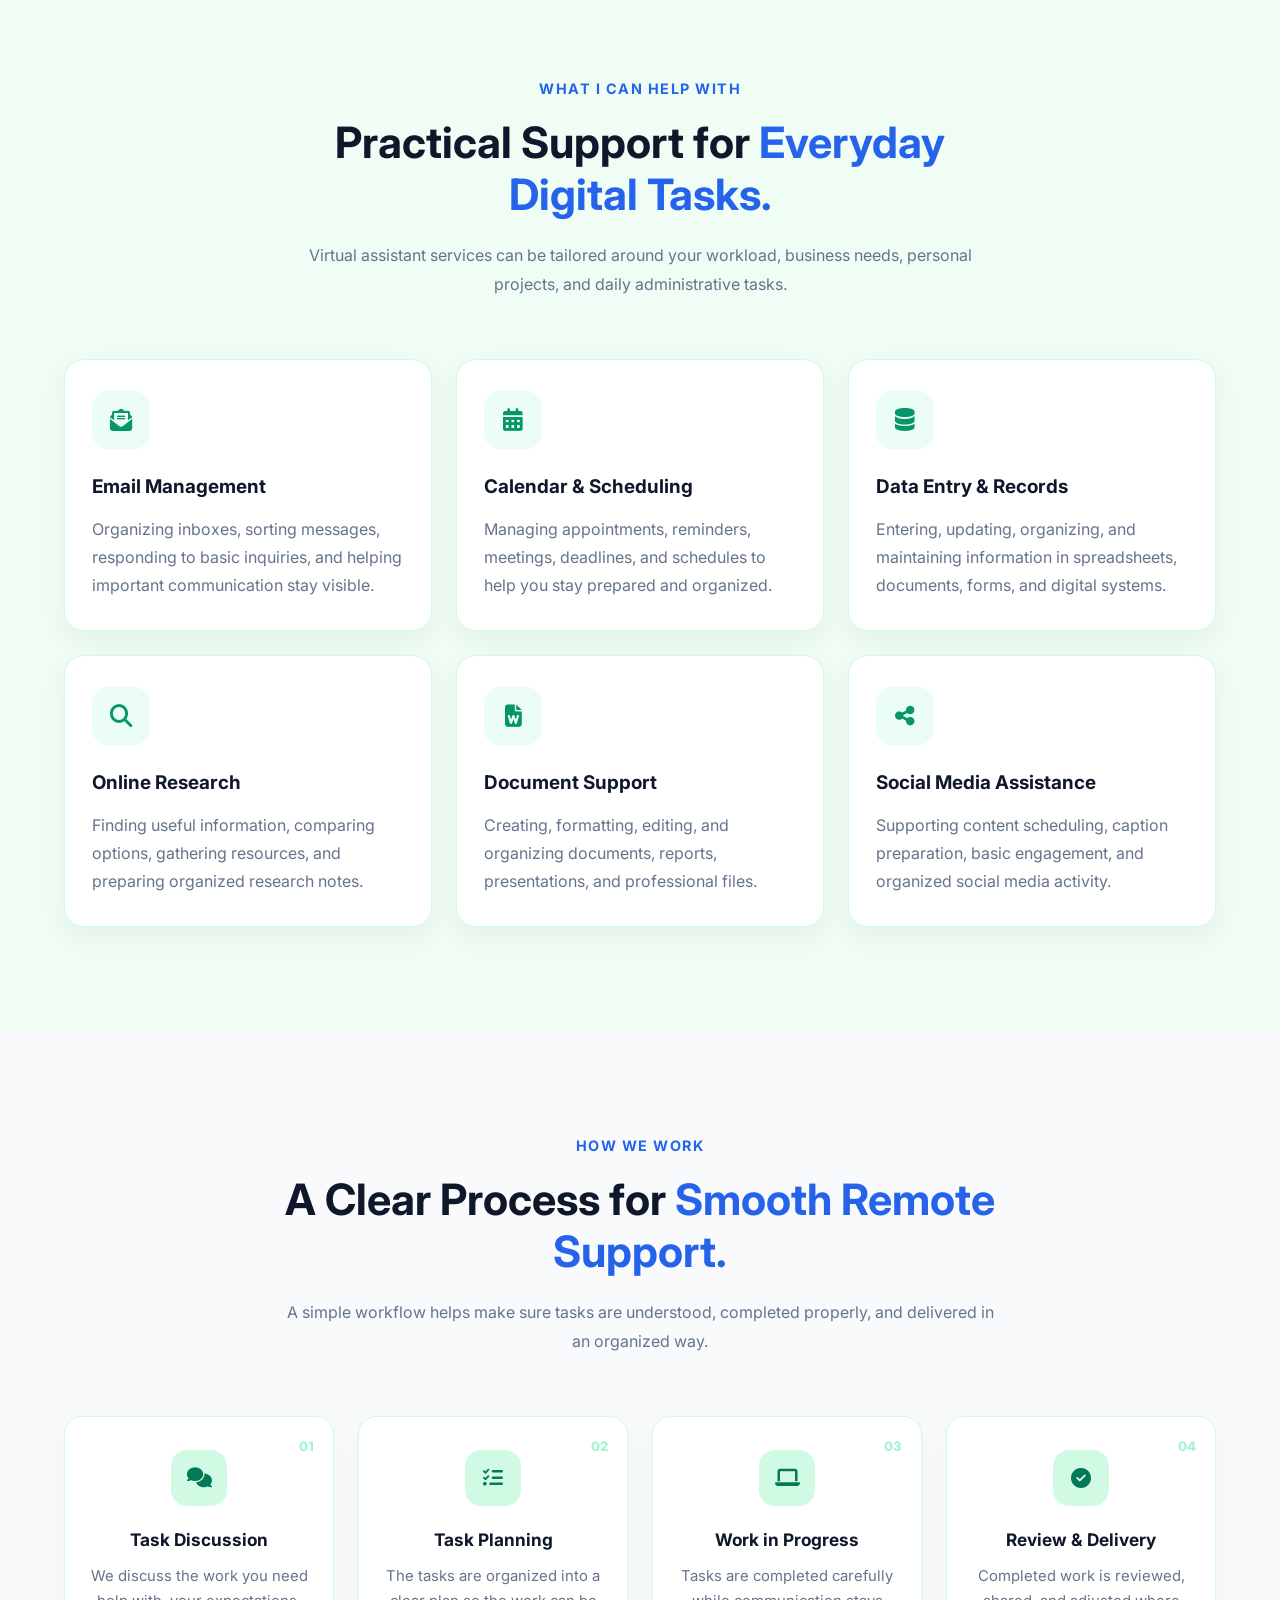
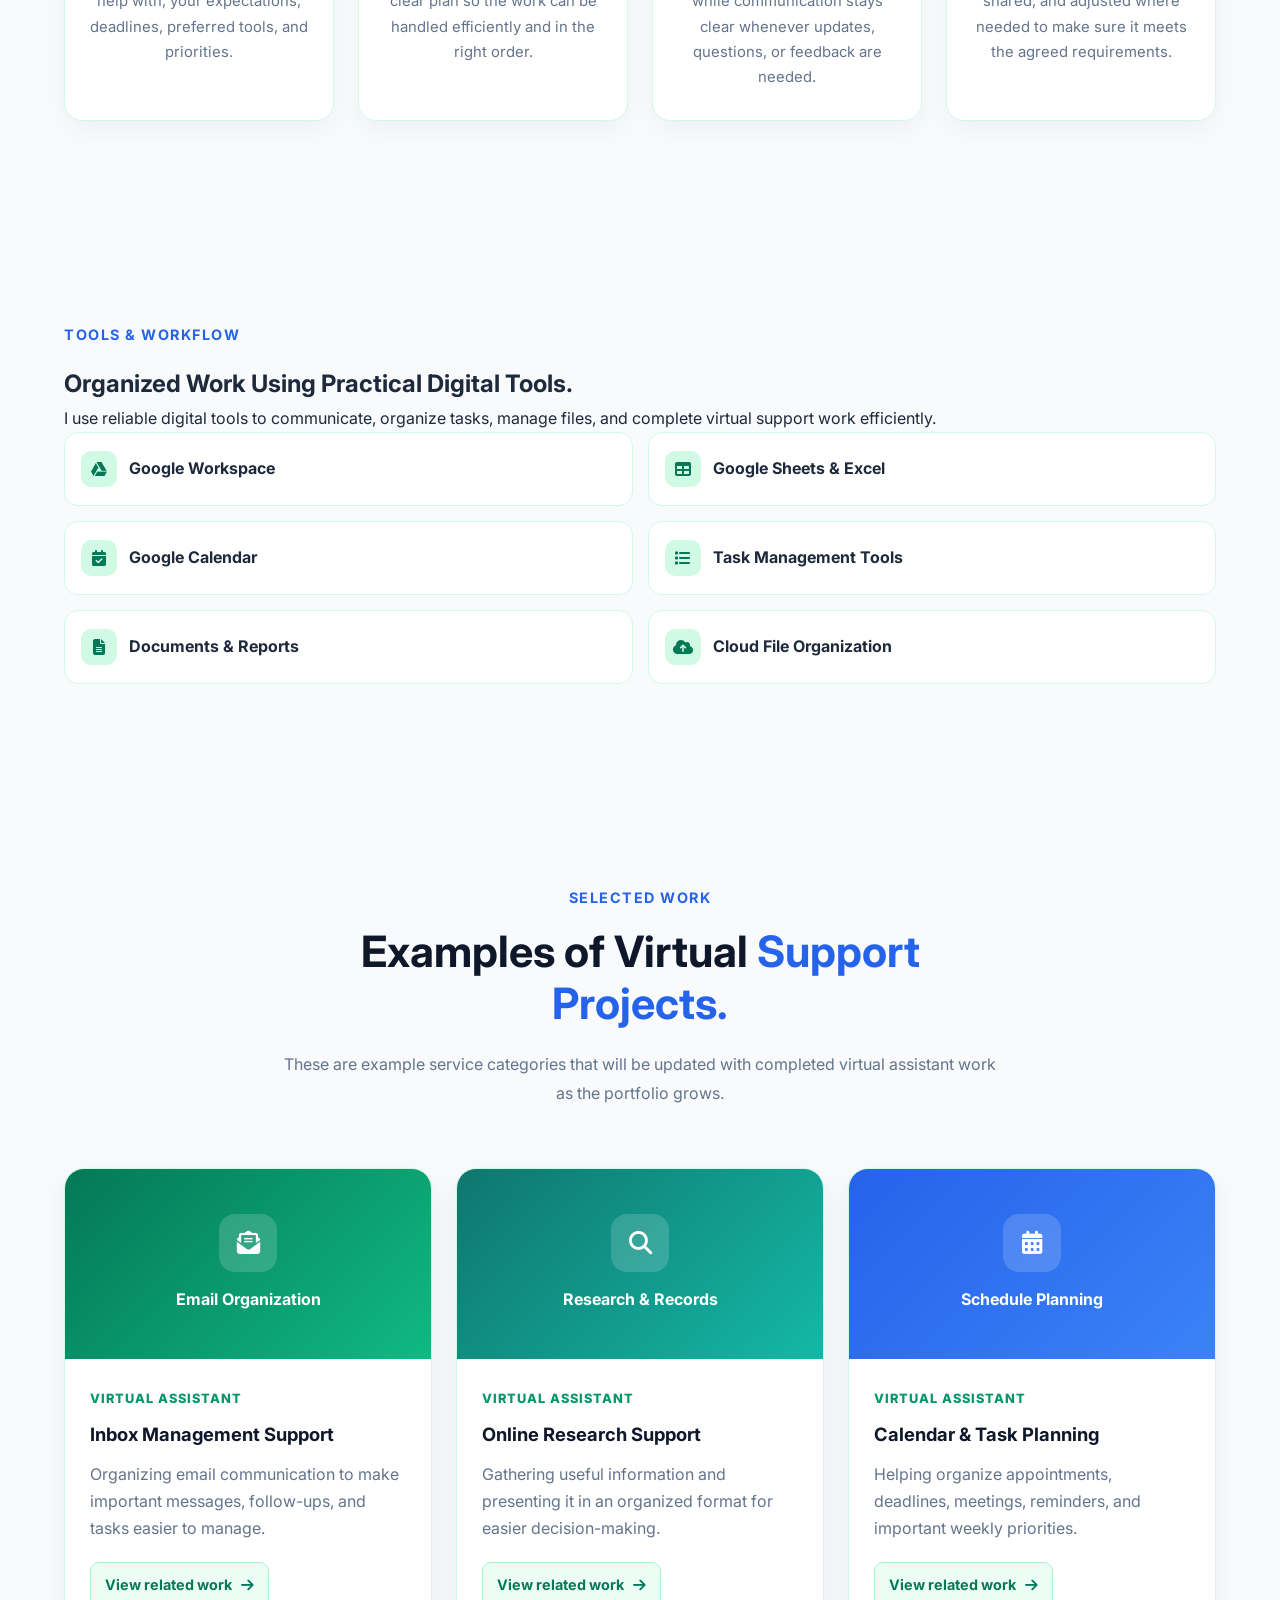
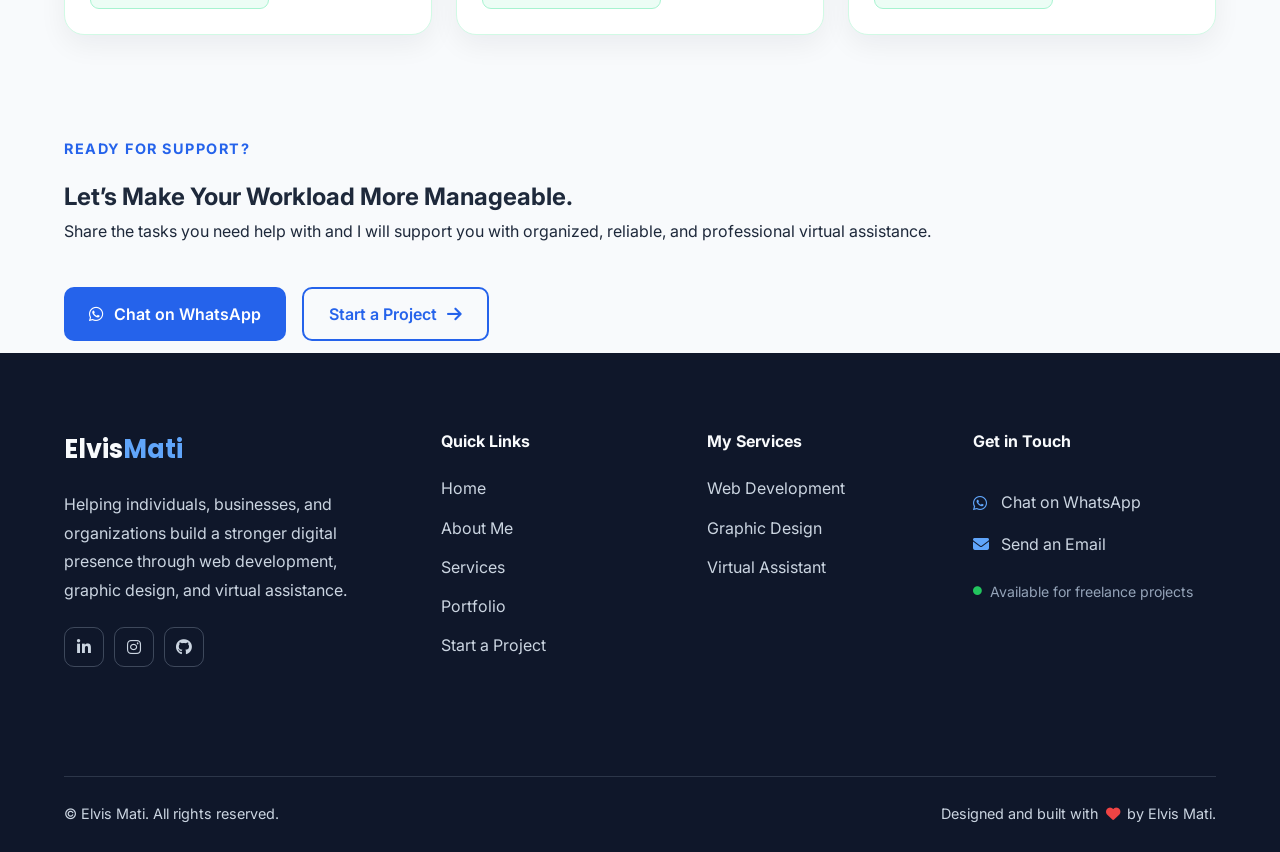
<file: virtual-assistant.html>
<!DOCTYPE html>
<html lang="en">
<head>
    <meta charset="UTF-8">
    <meta name="viewport" content="width=device-width, initial-scale=1.0">

    <title>Virtual Assistant | Elvis Mati</title>
    <meta name="description" content="Professional virtual assistant services by Elvis Mati, including administrative support, research, email management, data entry, scheduling, and digital organization.">

    <!-- Google Fonts -->
    <link rel="preconnect" href="https://fonts.googleapis.com">
    <link rel="preconnect" href="https://fonts.gstatic.com" crossorigin>
    <link href="https://fonts.googleapis.com/css2?family=Inter:wght@400;500;600;700;800&family=Poppins:wght@500;600;700;800&display=swap" rel="stylesheet">

    <!-- Font Awesome -->
    <link rel="stylesheet" href="https://cdnjs.cloudflare.com/ajax/libs/font-awesome/6.5.2/css/all.min.css">

    <!-- Shared CSS -->
    <link rel="stylesheet" href="css/style.css">
    <link rel="stylesheet" href="css/navbar.css">
    <link rel="stylesheet" href="css/responsive.css">

    <!-- Page CSS -->
    <link rel="stylesheet" href="css/virtual-assistant.css">

    <!-- Google analytics tag (gtag.js) -->
    <script async src="https://www.googletagmanager.com/gtag/js?id=G-YR5QVNDVCK"></script>
    <script>
    window.dataLayer = window.dataLayer || [];
    function gtag(){dataLayer.push(arguments);}
    gtag('js', new Date());

    gtag('config', 'G-YR5QVNDVCK');
    </script>
</head>

<body>

    <!-- ==================================================
         HEADER / NAVIGATION
    =================================================== -->
    <header class="header">
        <div class="container">
            <nav class="navbar">

                <a href="index.html" class="logo">
                    Elvis<span>Mati</span>
                </a>

                <ul class="nav-links">
                    <li><a href="index.html">Home</a></li>
                    <li><a href="about.html">About</a></li>

                    <!--services dropdown-->
                    <li class="dropdown">

                        <div class="dropdown-trigger">

                            <a href="services.html" class="dropdown-link">
                                Services
                            </a>

                            <button class="dropdown-toggle" type="button" aria-label="Toggle Services">
                                <i class="fa-solid fa-chevron-down"></i>
                            </button>

                        </div>

                        <ul class="dropdown-menu">
                            <li><a href="web-development.html">Web Development</a></li>
                            <li><a href="graphic-design.html">Graphic Design</a></li>
                            <li><a href="virtual-assistant.html">Virtual Assistant</a></li>
                        </ul>

                    </li>

                    <!--portfolio dropdown-->
                    <li class="dropdown">

                        <div class="dropdown-trigger">

                            <a href="portfolio.html" class="dropdown-link">
                                Portfolio
                            </a>

                            <button class="dropdown-toggle" type="button" aria-label="Toggle Portfolio">
                                <i class="fa-solid fa-chevron-down"></i>
                            </button>

                        </div>

                        <ul class="dropdown-menu">
                            <li><a href="web-development-portfolio.html">Web Development</a></li>
                            <li><a href="graphic-design-portfolio.html">Graphic Design</a></li>
                            <li><a href="virtual-assistant-portfolio.html">Virtual Assistant</a></li>
                        </ul>

                    </li>

                    <li><a href="pricing.html">Pricing</a></li>
                    <li><a href="contact.html">Contact</a></li>

                    <!-- Theme button inside mobile menu -->
                    <li class="mobile-theme-item">
                        <button class="theme-btn mobile-theme-btn" type="button" aria-label="Switch to dark theme">
                            <i class="fa-solid fa-moon"></i>
                            <span class="theme-btn-text">Dark</span>
                        </button>
                    </li>
                </ul>

                <div class="nav-actions">
                    <button class="theme-btn desktop-theme-btn" type="button" aria-label="Switch to dark theme">
                        <i class="fa-solid fa-moon"></i>
                        <span class="theme-btn-text">Dark</span>
                    </button>

                    <a href="https://wa.me/254700531854?text=Hello%20Elvis,%20I%20came%20across%20your%20portfolio%20website%20and%20I%20am%20interested%20in%20your%20virtual%20assistant%20services."
                       class="whatsapp-btn"
                       target="_blank"
                       rel="noopener noreferrer">
                        <i class="fa-brands fa-whatsapp"></i>
                        <span>WhatsApp</span>
                    </a>
                </div>

                <!-- Mobile WhatsApp shortcut -->
                <a href="https://wa.me/254700531854?text=Hello%20Elvis,%20I%20am%20interested%20in%20your%20virtual%20assistant%20services."
                   class="mobile-whatsapp-btn"
                   target="_blank"
                   rel="noopener noreferrer"
                   aria-label="Chat with Elvis on WhatsApp">
                    <i class="fa-brands fa-whatsapp"></i>
                </a>

                <div class="hamburger" role="button" tabindex="0" aria-label="Open navigation menu">
                    <span></span>
                    <span></span>
                    <span></span>
                </div>

            </nav>
        </div>
    </header>

    <main>

        <!-- ==================================================
             VIRTUAL ASSISTANT HERO
        =================================================== -->
        <section class="virtual-assistant-hero">
            <div class="container">
                <div class="virtual-assistant-hero-grid">

                    <div class="virtual-assistant-hero-content">
                        <span class="section-label">Virtual Assistant Services</span>

                        <h1>
                            Reliable Support That Helps You
                            <span>Stay Organized and Productive.</span>
                        </h1>

                        <p>
                            I provide dependable virtual assistance for individuals,
                            entrepreneurs, businesses, and teams that need help managing
                            everyday tasks, digital work, communication, and organization.
                        </p>

                        <div class="virtual-assistant-hero-actions">
                            <a href="order.html" class="btn btn-primary">
                                Get Virtual Support
                                <i class="fa-solid fa-arrow-right"></i>
                            </a>

                            <a href="portfolio.html#va-projects" class="btn btn-outline">
                                View Related Work
                            </a>
                        </div>

                        <div class="breadcrumb">
                            <a href="index.html">Home</a>
                            <i class="fa-solid fa-angle-right"></i>
                            <a href="services.html">Services</a>
                            <i class="fa-solid fa-angle-right"></i>
                            <span class="active" aria-current="page">Virtual Assistant</span>
                        </div>
                    </div>

                    <div class="virtual-assistant-hero-visual" aria-hidden="true">

                        <div class="va-dashboard-card">
                            <div class="va-dashboard-top">
                                <div class="va-dashboard-profile">
                                    <div class="va-profile-avatar">
                                        <i class="fa-solid fa-user"></i>
                                    </div>

                                    <div>
                                        <strong>Daily Tasks</strong>
                                        <span>Organized and managed</span>
                                    </div>
                                </div>

                                <i class="fa-solid fa-ellipsis"></i>
                            </div>

                            <div class="va-task-list">
                                <div class="va-task-item completed">
                                    <span class="va-task-check">
                                        <i class="fa-solid fa-check"></i>
                                    </span>

                                    <div>
                                        <strong>Respond to emails</strong>
                                        <span>Completed today</span>
                                    </div>
                                </div>

                                <div class="va-task-item completed">
                                    <span class="va-task-check">
                                        <i class="fa-solid fa-check"></i>
                                    </span>

                                    <div>
                                        <strong>Update client records</strong>
                                        <span>Completed today</span>
                                    </div>
                                </div>

                                <div class="va-task-item completed">
                                    <span class="va-task-check">
                                        <i class="fa-solid fa-check"></i>
                                    </span>
                                        
                                    <div>
                                        <strong>Schedule weekly meeting</strong>
                                        <span>Completed today</span>
                                    </div>
                                </div>

                                <div class="va-task-item">
                                    <span class="va-task-check"></span>

                                    <div>
                                        <strong>Prepare research notes</strong>
                                        <span>Planned task</span>
                                    </div>
                                </div>
                            </div>

                            <div class="va-dashboard-progress">
                                <div class="va-progress-heading">
                                    <span>Today's Progress</span>
                                    <strong>75%</strong>
                                </div>

                                <div class="va-progress-bar">
                                    <span></span>
                                </div>
                            </div>
                        </div>

                        <div class="va-floating-tag tag-email">
                            <i class="fa-solid fa-envelope"></i>
                            Email Support
                        </div>

                        <div class="va-floating-tag tag-research">
                            <i class="fa-solid fa-magnifying-glass"></i>
                            Research
                        </div>

                        <div class="va-floating-tag tag-calendar">
                            <i class="fa-solid fa-calendar-check"></i>
                            Scheduling
                        </div>

                        <div class="va-floating-tag tag-data-entry">
                            <i class="fa-solid fa-table"></i>
                            Data Entry
                        </div>

                    </div>

                </div>
            </div>
        </section>

        <!-- ==================================================
             INTRODUCTION
        =================================================== -->
        <section class="virtual-assistant-intro section-padding">
            <div class="container">
                <div class="virtual-assistant-intro-grid">

                    <div class="virtual-assistant-intro-content">
                        <span class="section-label">Support That Makes Work Easier</span>

                        <h2>
                            More Time for What
                            <span>Matters Most.</span>
                        </h2>

                        <p>
                            Running a business, managing projects, or handling personal
                            responsibilities can become overwhelming when small tasks begin
                            taking up too much time.
                        </p>

                        <p>
                            With organized virtual support, you can focus more on your
                            main goals while routine tasks, communication, research, and
                            digital organization are handled carefully and professionally.
                        </p>

                        <a href="contact.html" class="text-link">
                            Discuss your support needs
                            <i class="fa-solid fa-arrow-right"></i>
                        </a>
                    </div>

                    <div class="virtual-assistant-benefits">

                        <div class="virtual-assistant-benefit-card">
                            <div class="virtual-assistant-benefit-icon">
                                <i class="fa-solid fa-clock"></i>
                            </div>

                            <div>
                                <h3>Save Valuable Time</h3>
                                <p>Get support with routine tasks so you can focus on important priorities.</p>
                            </div>
                        </div>

                        <div class="virtual-assistant-benefit-card">
                            <div class="virtual-assistant-benefit-icon">
                                <i class="fa-solid fa-folder-open"></i>
                            </div>

                            <div>
                                <h3>Better Organization</h3>
                                <p>Keep files, schedules, information, and digital tasks more structured.</p>
                            </div>
                        </div>

                        <div class="virtual-assistant-benefit-card">
                            <div class="virtual-assistant-benefit-icon">
                                <i class="fa-solid fa-handshake"></i>
                            </div>

                            <div>
                                <h3>Reliable Remote Support</h3>
                                <p>Receive dependable assistance without needing a full-time in-office employee.</p>
                            </div>
                        </div>

                    </div>

                </div>
            </div>
        </section>

        <!-- ==================================================
             VIRTUAL ASSISTANT SERVICES
        =================================================== -->
        <section class="va-services section-padding">
            <div class="container">

                <div class="section-heading">
                    <span class="section-label">What I Can Help With</span>

                    <h2>
                        Practical Support for
                        <span>Everyday Digital Tasks.</span>
                    </h2>

                    <p>
                        Virtual assistant services can be tailored around your workload,
                        business needs, personal projects, and daily administrative tasks.
                    </p>
                </div>

                <div class="va-services-grid">

                    <article class="va-service-card">
                        <div class="va-service-icon">
                            <i class="fa-solid fa-envelope-open-text"></i>
                        </div>

                        <h3>Email Management</h3>

                        <p>
                            Organizing inboxes, sorting messages, responding to basic
                            inquiries, and helping important communication stay visible.
                        </p>
                    </article>

                    <article class="va-service-card">
                        <div class="va-service-icon">
                            <i class="fa-solid fa-calendar-days"></i>
                        </div>

                        <h3>Calendar & Scheduling</h3>

                        <p>
                            Managing appointments, reminders, meetings, deadlines, and
                            schedules to help you stay prepared and organized.
                        </p>
                    </article>

                    <article class="va-service-card">
                        <div class="va-service-icon">
                            <i class="fa-solid fa-database"></i>
                        </div>

                        <h3>Data Entry & Records</h3>

                        <p>
                            Entering, updating, organizing, and maintaining information in
                            spreadsheets, documents, forms, and digital systems.
                        </p>
                    </article>

                    <article class="va-service-card">
                        <div class="va-service-icon">
                            <i class="fa-solid fa-magnifying-glass"></i>
                        </div>

                        <h3>Online Research</h3>

                        <p>
                            Finding useful information, comparing options, gathering
                            resources, and preparing organized research notes.
                        </p>
                    </article>

                    <article class="va-service-card">
                        <div class="va-service-icon">
                            <i class="fa-solid fa-file-word"></i>
                        </div>

                        <h3>Document Support</h3>

                        <p>
                            Creating, formatting, editing, and organizing documents,
                            reports, presentations, and professional files.
                        </p>
                    </article>

                    <article class="va-service-card">
                        <div class="va-service-icon">
                            <i class="fa-solid fa-share-nodes"></i>
                        </div>

                        <h3>Social Media Assistance</h3>

                        <p>
                            Supporting content scheduling, caption preparation, basic
                            engagement, and organized social media activity.
                        </p>
                    </article>

                </div>

            </div>
        </section>

        <!-- ==================================================
             WORK PROCESS
        =================================================== -->
        <section class="virtual-assistant-process section-padding">
            <div class="container">

                <div class="section-heading">
                    <span class="section-label">How We Work</span>

                    <h2>
                        A Clear Process for
                        <span>Smooth Remote Support.</span>
                    </h2>

                    <p>
                        A simple workflow helps make sure tasks are understood, completed
                        properly, and delivered in an organized way.
                    </p>
                </div>

                <div class="va-process-steps">

                    <article class="va-process-step">
                        <span class="va-process-number">01</span>

                        <div class="va-process-icon">
                            <i class="fa-solid fa-comments"></i>
                        </div>

                        <h3>Task Discussion</h3>

                        <p>
                            We discuss the work you need help with, your expectations,
                            deadlines, preferred tools, and priorities.
                        </p>
                    </article>

                    <article class="va-process-step">
                        <span class="va-process-number">02</span>

                        <div class="va-process-icon">
                            <i class="fa-solid fa-list-check"></i>
                        </div>

                        <h3>Task Planning</h3>

                        <p>
                            The tasks are organized into a clear plan so the work can be
                            handled efficiently and in the right order.
                        </p>
                    </article>

                    <article class="va-process-step">
                        <span class="va-process-number">03</span>

                        <div class="va-process-icon">
                            <i class="fa-solid fa-laptop"></i>
                        </div>

                        <h3>Work in Progress</h3>

                        <p>
                            Tasks are completed carefully while communication stays clear
                            whenever updates, questions, or feedback are needed.
                        </p>
                    </article>

                    <article class="va-process-step">
                        <span class="va-process-number">04</span>

                        <div class="va-process-icon">
                            <i class="fa-solid fa-circle-check"></i>
                        </div>

                        <h3>Review & Delivery</h3>

                        <p>
                            Completed work is reviewed, shared, and adjusted where needed
                            to make sure it meets the agreed requirements.
                        </p>
                    </article>

                </div>

            </div>
        </section>

        <!-- ==================================================
             TOOLS & WORKFLOW
        =================================================== -->
        <section class="virtual-assistant-tools section-padding">
            <div class="container">
                <div class="virtual-assistant-tools-grid">

                    <div class="virtual-assistant-tools-content">
                        <span class="section-label">Tools & Workflow</span>

                        <h2>
                            Organized Work Using
                            <span>Practical Digital Tools.</span>
                        </h2>

                        <p>
                            I use reliable digital tools to communicate, organize tasks,
                            manage files, and complete virtual support work efficiently.
                        </p>
                    </div>

                    <div class="va-tools-list">
                        <div class="va-tool-item">
                            <i class="fa-brands fa-google-drive"></i>
                            <span>Google Workspace</span>
                        </div>

                        <div class="va-tool-item">
                            <i class="fa-solid fa-table"></i>
                            <span>Google Sheets & Excel</span>
                        </div>

                        <div class="va-tool-item">
                            <i class="fa-solid fa-calendar-check"></i>
                            <span>Google Calendar</span>
                        </div>

                        <div class="va-tool-item">
                            <i class="fa-solid fa-list"></i>
                            <span>Task Management Tools</span>
                        </div>

                        <div class="va-tool-item">
                            <i class="fa-solid fa-file-lines"></i>
                            <span>Documents & Reports</span>
                        </div>

                        <div class="va-tool-item">
                            <i class="fa-solid fa-cloud-arrow-up"></i>
                            <span>Cloud File Organization</span>
                        </div>
                    </div>

                </div>
            </div>
        </section>

        <!-- ==================================================
             RELATED WORK
        =================================================== -->
        <section class="virtual-assistant-projects section-padding">
            <div class="container">

                <div class="section-heading">
                    <span class="section-label">Selected Work</span>

                    <h2>
                        Examples of Virtual
                        <span>Support Projects.</span>
                    </h2>

                    <p>
                        These are example service categories that will be updated with
                        completed virtual assistant work as the portfolio grows.
                    </p>
                </div>

                <div class="va-project-grid">

                    <article class="va-project-card">
                        <div class="va-project-placeholder email-project">
                            <i class="fa-solid fa-envelope-open-text"></i>
                            <span>Email Organization</span>
                        </div>

                        <div class="va-project-content">
                            <span>Virtual Assistant</span>
                            <h3>Inbox Management Support</h3>
                            <p>Organizing email communication to make important messages, follow-ups, and tasks easier to manage.</p>

                            <a href="portfolio.html#va-projects" class="text-link">
                                View related work
                                <i class="fa-solid fa-arrow-right"></i>
                            </a>
                        </div>
                    </article>

                    <article class="va-project-card">
                        <div class="va-project-placeholder research-project">
                            <i class="fa-solid fa-magnifying-glass"></i>
                            <span>Research & Records</span>
                        </div>

                        <div class="va-project-content">
                            <span>Virtual Assistant</span>
                            <h3>Online Research Support</h3>
                            <p>Gathering useful information and presenting it in an organized format for easier decision-making.</p>

                            <a href="portfolio.html#va-projects" class="text-link">
                                View related work
                                <i class="fa-solid fa-arrow-right"></i>
                            </a>
                        </div>
                    </article>

                    <article class="va-project-card">
                        <div class="va-project-placeholder schedule-project">
                            <i class="fa-solid fa-calendar-days"></i>
                            <span>Schedule Planning</span>
                        </div>

                        <div class="va-project-content">
                            <span>Virtual Assistant</span>
                            <h3>Calendar & Task Planning</h3>
                            <p>Helping organize appointments, deadlines, meetings, reminders, and important weekly priorities.</p>

                            <a href="portfolio.html#va-projects" class="text-link">
                                View related work
                                <i class="fa-solid fa-arrow-right"></i>
                            </a>
                        </div>
                    </article>

                </div>

            </div>
        </section>

        <!-- ==================================================
             FINAL CTA
        =================================================== -->
        <section class="virtual-assistant-cta">
            <div class="container">
                <div class="virtual-assistant-cta-content">

                    <span class="section-label">Ready for Support?</span>

                    <h2>
                        Let’s Make Your Workload
                        <span>More Manageable.</span>
                    </h2>

                    <p>
                        Share the tasks you need help with and I will support you with
                        organized, reliable, and professional virtual assistance.
                    </p>

                    <div class="virtual-assistant-cta-actions">
                        <a href="https://wa.me/254700531854?text=Hello%20Elvis,%20I%20am%20interested%20in%20your%20virtual%20assistant%20services."
                           class="btn btn-primary"
                           target="_blank"
                           rel="noopener noreferrer">
                            <i class="fa-brands fa-whatsapp"></i>
                            <span>Chat on WhatsApp</span>
                        </a>

                        <a href="order.html" class="btn btn-outline">
                            Start a Project
                            <i class="fa-solid fa-arrow-right"></i>
                        </a>
                    </div>

                </div>
            </div>
        </section>

    </main>

    <!-- ==================================================
         FOOTER
    =================================================== -->
    <footer class="site-footer">
        <div class="container">

            <div class="footer-grid">

                <div class="footer-brand">
                    <a href="index.html" class="footer-logo">
                        Elvis<span>Mati</span>
                    </a>

                    <p>
                        Helping individuals, businesses, and organizations build a
                        stronger digital presence through web development, graphic
                        design, and virtual assistance.
                    </p>

                    <div class="footer-social-links">
                        <a href="https://www.linkedin.com/in/elvismati/"
                           aria-label="Visit my LinkedIn profile"
                           target="_blank"
                           rel="noopener">
                            <i class="fa-brands fa-linkedin-in"></i>
                        </a>

                        <a href="https://www.instagram.com/elvismati1/"
                           aria-label="Visit my Instagram profile"
                           target="_blank"
                           rel="noopener">
                            <i class="fa-brands fa-instagram"></i>
                        </a>

                        <a href="https://github.com/sonraz"
                           aria-label="Visit my GitHub profile"
                           target="_blank"
                           rel="noopener">
                            <i class="fa-brands fa-github"></i>
                        </a>
                    </div>
                </div>

                <div class="footer-links">
                    <h3>Quick Links</h3>

                    <ul>
                        <li><a href="index.html">Home</a></li>
                        <li><a href="about.html">About Me</a></li>
                        <li><a href="services.html">Services</a></li>
                        <li><a href="portfolio.html">Portfolio</a></li>
                        <li><a href="order.html">Start a Project</a></li>
                    </ul>
                </div>

                <div class="footer-links">
                    <h3>My Services</h3>

                    <ul>
                        <li><a href="web-development.html">Web Development</a></li>
                        <li><a href="graphic-design.html">Graphic Design</a></li>
                        <li><a href="virtual-assistant.html">Virtual Assistant</a></li>
                    </ul>
                </div>

                <div class="footer-contact">
                    <h3>Get in Touch</h3>

                    <a href="https://wa.me/254700531854?text=Hello%20Elvis,%20I%20would%20like%20to%20discuss%20a%20project."
                       target="_blank"
                       rel="noopener">
                        <i class="fa-brands fa-whatsapp"></i>
                        Chat on WhatsApp
                    </a>

                    <a href="https://mail.google.com/mail/?view=cm&fs=1&to=elvismati.work@gmail.com&su=Project%20Inquiry"
                       target="_blank"
                       rel="noopener">
                        <i class="fa-solid fa-envelope"></i>
                        Send an Email
                    </a>

                    <p class="footer-availability">
                        <i class="fa-solid fa-circle"></i>
                        Available for freelance projects
                    </p>
                </div>

            </div>

            <div class="footer-bottom">
                <p>
                    © <span id="currentYear"></span> Elvis Mati. All rights reserved.
                </p>

                <p>
                    Designed and built with <i class="fa-solid fa-heart"></i> by Elvis Mati.
                </p>
            </div>

        </div>
    </footer>

    <!-- Back-to-top button -->
    <button class="back-to-top" id="backToTop" type="button" aria-label="Back to top">
        <i class="fa-solid fa-arrow-up"></i>
    </button>

    <!-- Shared JavaScript -->
    <script src="js/script.js"></script>
    <script src="js/navbar.js"></script>
    <script src="js/theme.js"></script>
    <script src="js/animations.js"></script>
    <script src="js/back-to-top.js"></script>

</body>
</html>
</file>
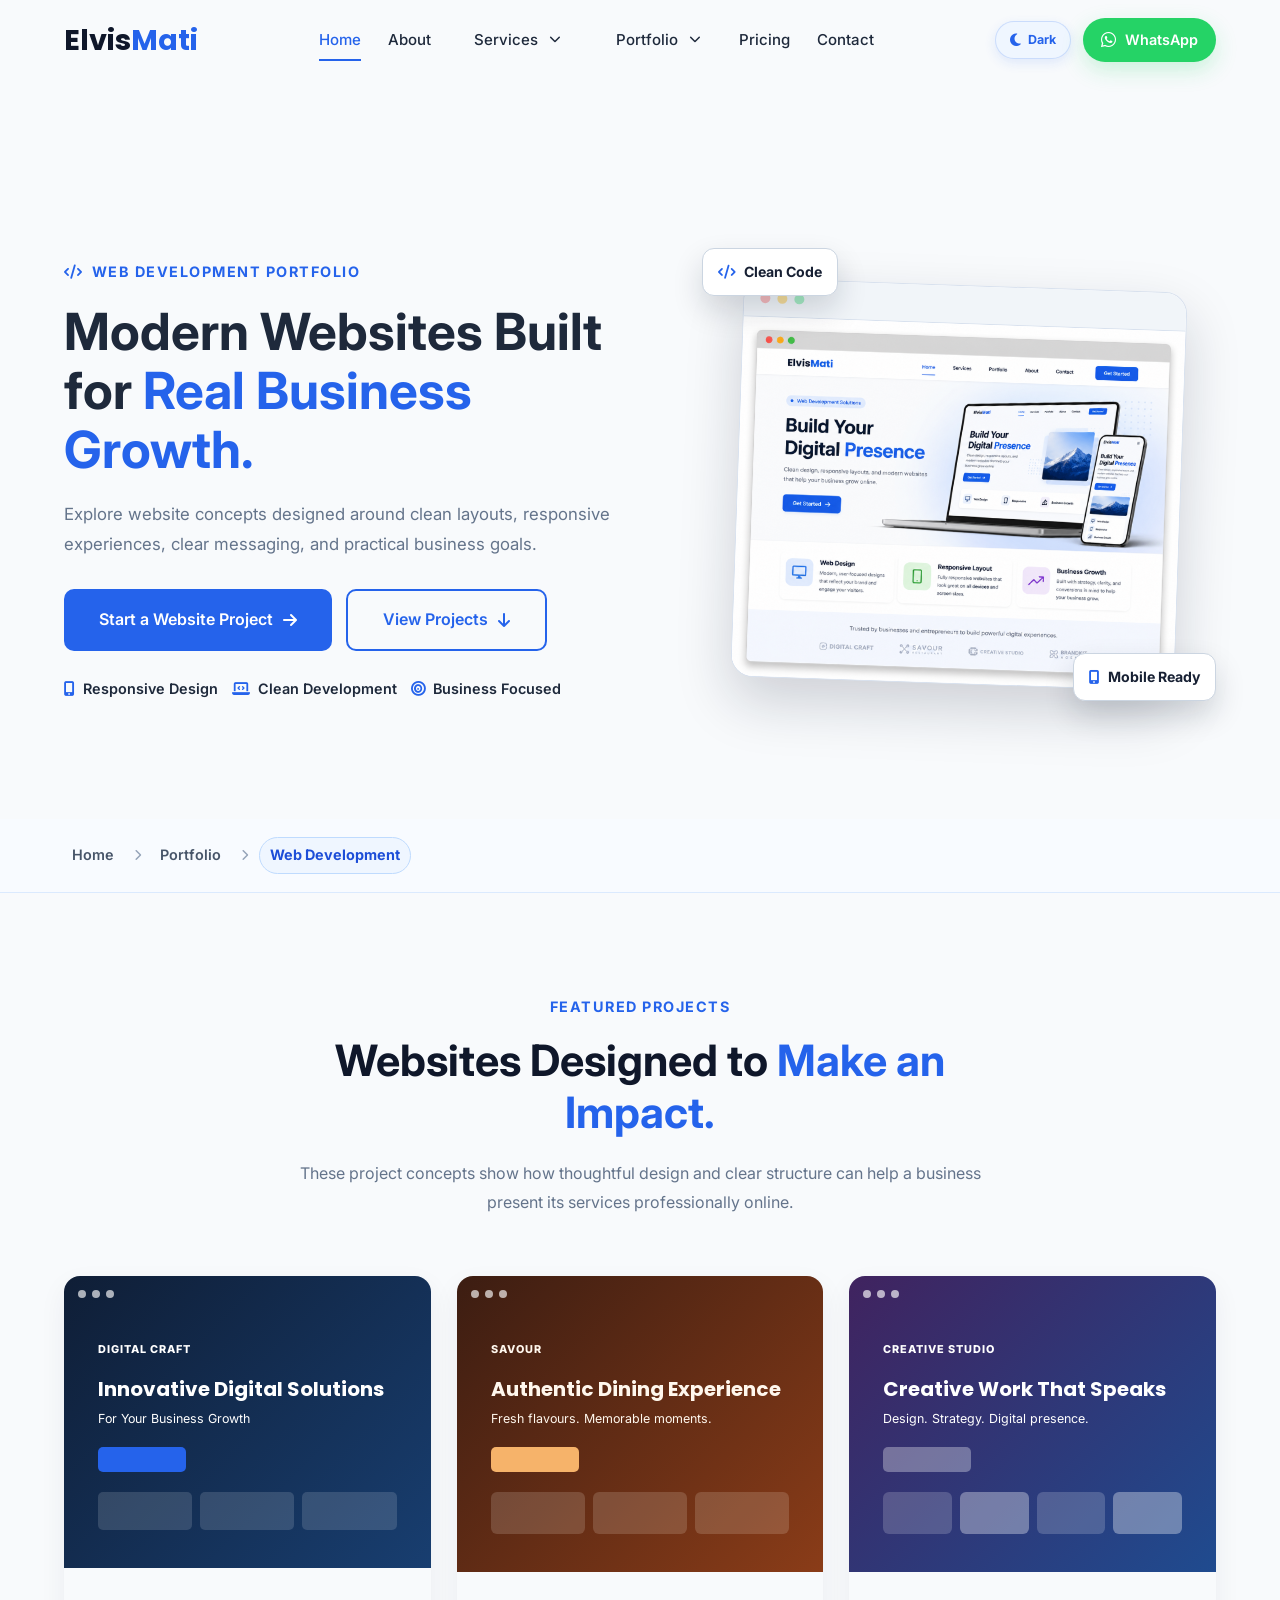
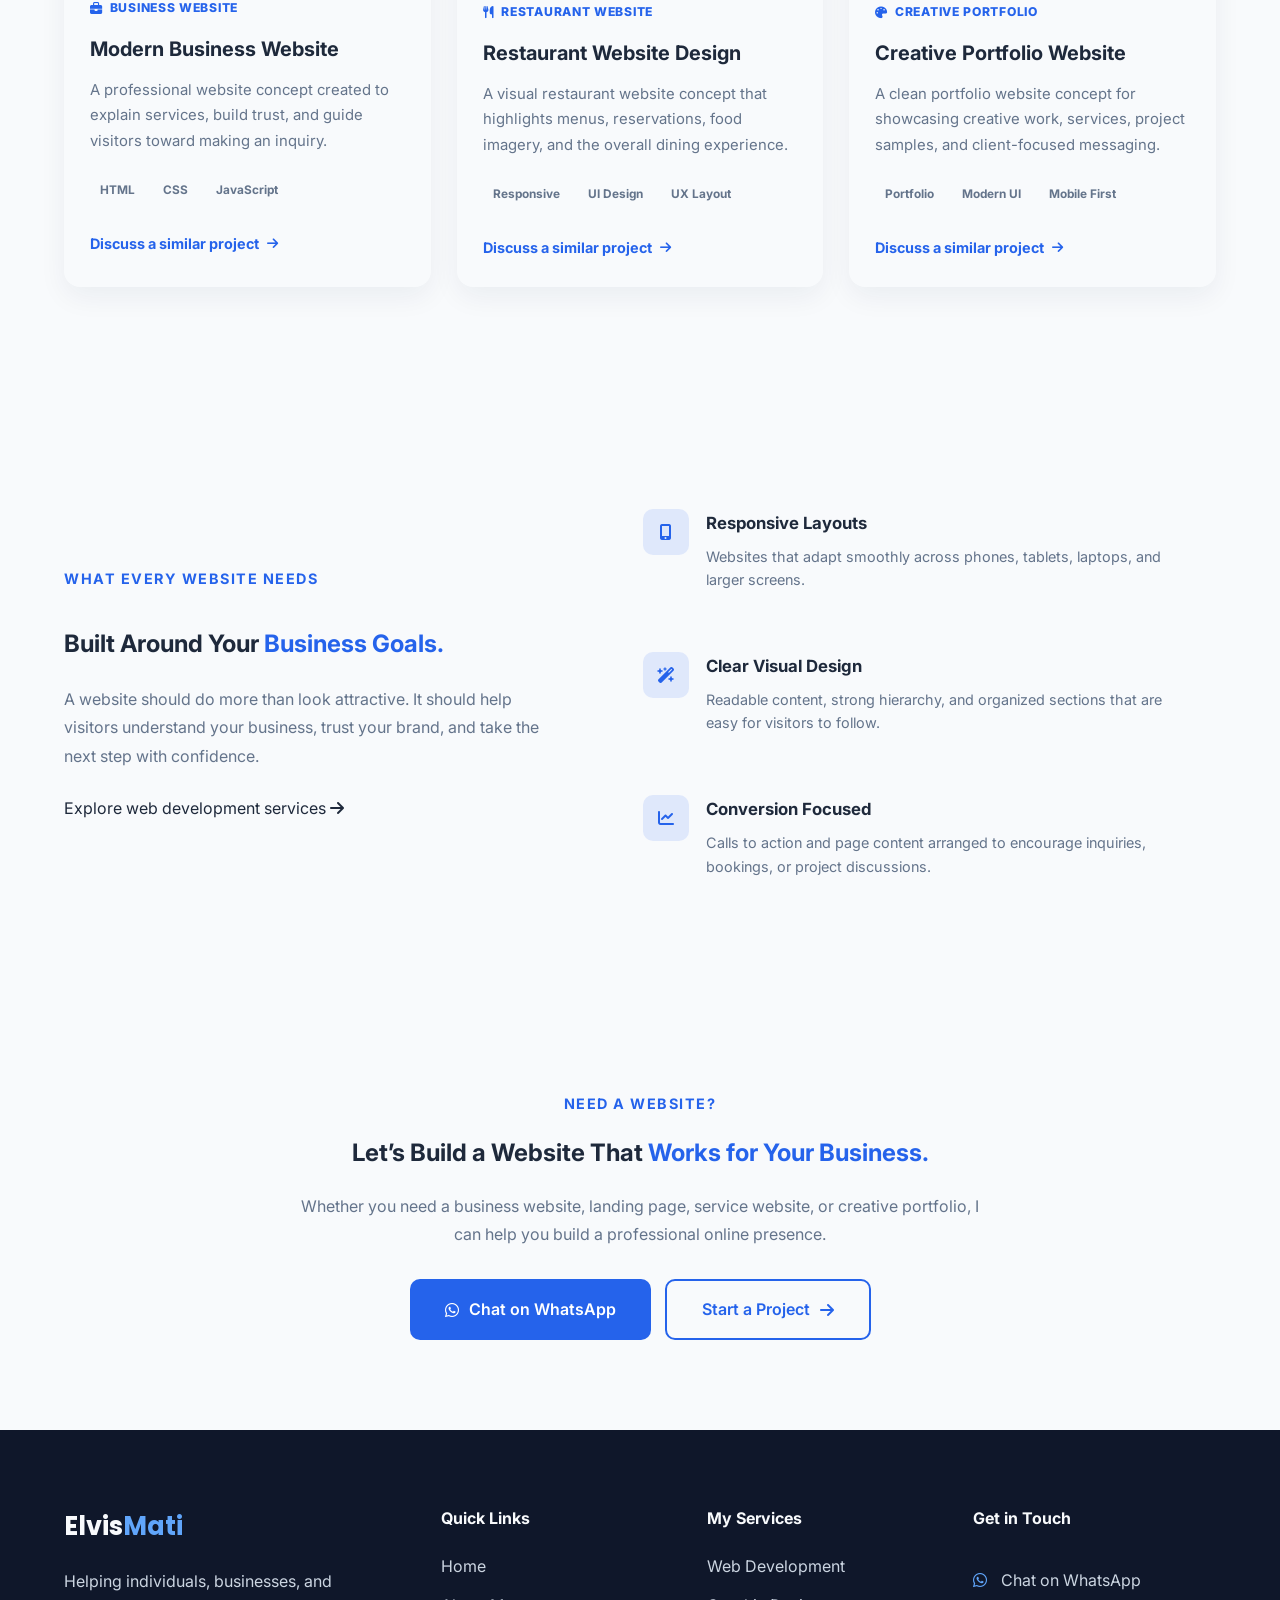
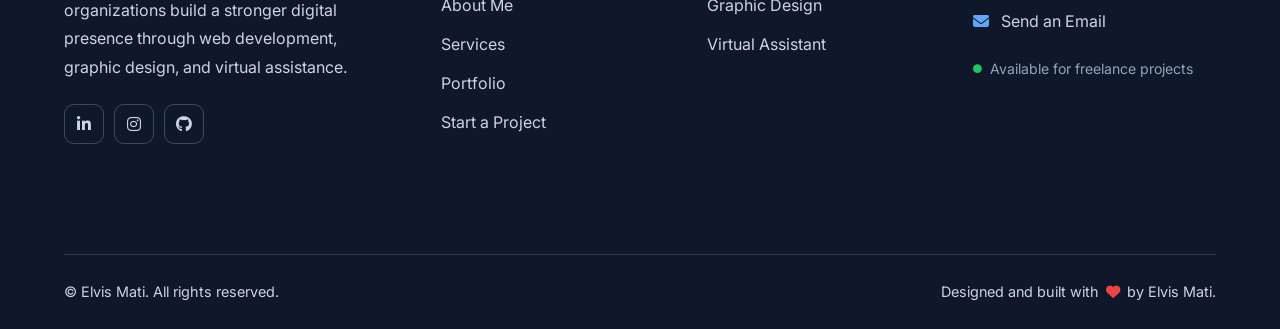
<file: web-development-portfolio.html>
<!DOCTYPE html>
<html lang="en">
<head>
    <meta charset="UTF-8">
    <meta name="viewport" content="width=device-width, initial-scale=1.0">

    <title>Web Development Portfolio | Elvis Mati</title>
    <meta name="description" content="Explore web development portfolio projects by Elvis Mati, including business websites, restaurant websites, and creative portfolio websites.">

    <!-- Google Fonts -->
    <link rel="preconnect" href="https://fonts.googleapis.com">
    <link rel="preconnect" href="https://fonts.gstatic.com" crossorigin>
    <link href="https://fonts.googleapis.com/css2?family=Inter:wght@400;500;600;700;800&family=Poppins:wght@500;600;700;800&display=swap" rel="stylesheet">

    <!-- Font Awesome -->
    <link rel="stylesheet" href="https://cdnjs.cloudflare.com/ajax/libs/font-awesome/6.5.2/css/all.min.css">

    <!-- Shared CSS -->
    <link rel="stylesheet" href="css/style.css">
    <link rel="stylesheet" href="css/navbar.css">
    <link rel="stylesheet" href="css/responsive.css">

    <!-- Page-specific CSS -->
    <link rel="stylesheet" href="css/web-development-portfolio.css">

    <!-- Google analytics tag (gtag.js) -->
    <script async src="https://www.googletagmanager.com/gtag/js?id=G-YR5QVNDVCK"></script>
    <script>
    window.dataLayer = window.dataLayer || [];
    function gtag(){dataLayer.push(arguments);}
    gtag('js', new Date());

    gtag('config', 'G-YR5QVNDVCK');
    </script>
</head>

<body>

   <!-- ==================================================
         HEADER / NAVIGATION
    =================================================== -->
    <header class="header">
        <div class="container">
            <nav class="navbar">

                <a href="index.html" class="logo">
                    Elvis<span>Mati</span>
                </a>

                <ul class="nav-links">
                    <li><a href="index.html" class="active">Home</a></li>
                    <li><a href="about.html">About</a></li>

                    <!--services dropdown-->
                    <li class="dropdown">

                        <div class="dropdown-trigger">

                            <a href="services.html" class="dropdown-link">
                                Services
                            </a>

                            <button class="dropdown-toggle" type="button" aria-label="Toggle Services">
                                <i class="fa-solid fa-chevron-down"></i>
                            </button>

                        </div>

                        <ul class="dropdown-menu">
                            <li><a href="web-development.html">Web Development</a></li>
                            <li><a href="graphic-design.html">Graphic Design</a></li>
                            <li><a href="virtual-assistant.html">Virtual Assistant</a></li>
                        </ul>

                    </li>

                    <!--portfolio dropdown-->
                    <li class="dropdown">

                        <div class="dropdown-trigger">

                            <a href="portfolio.html" class="dropdown-link">
                                Portfolio
                            </a>

                            <button class="dropdown-toggle" type="button" aria-label="Toggle Portfolio">
                                <i class="fa-solid fa-chevron-down"></i>
                            </button>

                        </div>

                        <ul class="dropdown-menu">
                            <li><a href="web-development-portfolio.html">Web Development</a></li>
                            <li><a href="graphic-design-portfolio.html">Graphic Design</a></li>
                            <li><a href="virtual-assistant-portfolio.html">Virtual Assistant</a></li>
                        </ul>

                    </li>

                    <li><a href="pricing.html">Pricing</a></li>
                    <li><a href="contact.html">Contact</a></li>

                    <li class="mobile-theme-item">
                        <button class="theme-btn mobile-theme-btn" type="button" aria-label="Switch to dark theme">
                            <i class="fa-solid fa-moon"></i>
                            <span class="theme-btn-text">Dark</span>
                        </button>
                    </li>
                </ul>
                <!-- My existing desktop theme and WhatsApp buttons stay here -->
                <div class="nav-actions">
                    <button class="theme-btn desktop-theme-btn" type="button" aria-label="Switch to dark theme">
                        <i class="fa-solid fa-moon"></i>
                        <span class="theme-btn-text">Dark</span>
                    </button>

                    <a
                        href="https://wa.me/254700531854?text=Hello%20Elvis,%20I%20came%20across%20your%20portfolio%20website%20and%20I'm%20interested%20in%20your%20services.%20I'd%20love%20to%20discuss%20my%20project."
                        class="whatsapp-btn"
                        target="_blank"
                        rel="noopener noreferrer"
                    >
                        <i class="fa-brands fa-whatsapp"></i>
                        <span>WhatsApp</span>
                    </a>
                </div>

                 <!-- Mobile WhatsApp button -->
                <a href="https://wa.me/254700531854?text=Hello%20Elvis,%20I%20came%20across%20your%20portfolio%20website%20and%20I'm%20interested%20in%20your%20services."
                class="mobile-whatsapp-btn"
                target="_blank"
                rel="noopener noreferrer"
                aria-label="Chat with Elvis on WhatsApp">
                    <i class="fa-brands fa-whatsapp"></i>
                </a>
                <!-- End of Mobile WhatsApp button -->
                 <!-- Hamburger menu on mobile -->
                <div class="hamburger" role="button" tabindex="0" aria-label="Open navigation menu">
                    <span></span>
                    <span></span>
                    <span></span>
                </div>

            </nav>
        </div>
    </header>

    <main>

        <!-- ==================================================
             HERO
        =================================================== -->
        <section class="web-portfolio-hero">
            <div class="container">

                <div class="web-portfolio-hero-grid">

                    <div class="web-portfolio-hero-content">
                        <span class="section-label">
                            <i class="fa-solid fa-code"></i>
                            Web Development Portfolio
                        </span>

                        <h1>
                            Modern Websites Built for
                            <span>Real Business Growth.</span>
                        </h1>

                        <p>
                            Explore website concepts designed around clean layouts, responsive
                            experiences, clear messaging, and practical business goals.
                        </p>

                        <div class="web-portfolio-hero-actions">
                            <a href="order.html" class="btn btn-primary">
                                Start a Website Project
                                <i class="fa-solid fa-arrow-right"></i>
                            </a>

                            <a href="#web-projects" class="btn btn-outline">
                                View Projects
                                <i class="fa-solid fa-arrow-down"></i>
                            </a>
                        </div>

                        <div class="web-portfolio-tags">
                            <span>
                                <i class="fa-solid fa-mobile-screen-button"></i>
                                Responsive Design
                            </span>

                            <span>
                                <i class="fa-solid fa-laptop-code"></i>
                                Clean Development
                            </span>

                            <span>
                                <i class="fa-solid fa-bullseye"></i>
                                Business Focused
                            </span>
                        </div>
                    </div>
                    <div class="web-portfolio-hero-visual">
                        <div class="web-browser-card">
                            <div class="browser-top">
                                <span></span>
                                <span></span>
                                <span></span>
                            </div>

                            <div class="browser-image-wrap">
                                <img
                                    src="assets/images/portfolio/websites/web-development-hero-preview.png"
                                    alt="Modern business website preview designed by Elvis Mati"
                                >
                            </div>
                        </div>

                        <div class="web-visual-badge badge-code">
                            <i class="fa-solid fa-code"></i>
                            <span>Clean Code</span>
                        </div>

                        <div class="web-visual-badge badge-responsive">
                            <i class="fa-solid fa-mobile-screen-button"></i>
                            <span>Mobile Ready</span>
                        </div>
                    </div>

                </div>

            </div>
        </section>

        <!-- ==================================================
             BREADCRUMB
        =================================================== -->
        <section class="breadcrumb-section">
            <div class="container">
                <nav class="breadcrumb" aria-label="Breadcrumb">
                    <a href="index.html">Home</a>
                    <i class="fa-solid fa-chevron-right"></i>

                    <a href="portfolio.html">Portfolio</a>
                    <i class="fa-solid fa-chevron-right"></i>

                    <span class="active-page">Web Development</span>
                </nav>
            </div>
        </section>

        <!-- ==================================================
             FEATURED PROJECTS
        =================================================== -->
        <section class="web-portfolio-projects section-padding" id="web-projects">
            <div class="container">

                <div class="section-heading">
                    <span class="section-label">Featured Projects</span>

                    <h2>
                        Websites Designed to
                        <span>Make an Impact.</span>
                    </h2>

                    <p>
                        These project concepts show how thoughtful design and clear structure
                        can help a business present its services professionally online.
                    </p>
                </div>

                <div class="web-portfolio-project-grid">

                    <!-- Project 1 -->
                    <article class="web-portfolio-project-card">
                        <div class="web-project-preview business-preview">
                            <div class="project-preview-topbar">
                                <span></span>
                                <span></span>
                                <span></span>
                            </div>

                            <div class="project-preview-content">
                                <span class="preview-logo">DIGITAL CRAFT</span>
                                <h3>Innovative Digital Solutions</h3>
                                <p>For Your Business Growth</p>

                                <div class="preview-button"></div>

                                <div class="preview-mini-cards">
                                    <span></span>
                                    <span></span>
                                    <span></span>
                                </div>
                            </div>
                        </div>

                        <div class="web-project-card-content">
                            <span class="project-category">
                                <i class="fa-solid fa-briefcase"></i>
                                Business Website
                            </span>

                            <h3>Modern Business Website</h3>

                            <p>
                                A professional website concept created to explain services,
                                build trust, and guide visitors toward making an inquiry.
                            </p>

                            <div class="project-tech-tags">
                                <span>HTML</span>
                                <span>CSS</span>
                                <span>JavaScript</span>
                            </div>

                            <a href="contact.html" class="text-link">
                                Discuss a similar project
                                <i class="fa-solid fa-arrow-right"></i>
                            </a>
                        </div>
                    </article>

                    <!-- Project 2 -->
                    <article class="web-portfolio-project-card">
                        <div class="web-project-preview restaurant-preview">
                            <div class="project-preview-topbar">
                                <span></span>
                                <span></span>
                                <span></span>
                            </div>

                            <div class="restaurant-preview-content">
                                <span class="restaurant-logo">SAVOUR</span>
                                <h3>Authentic Dining Experience</h3>
                                <p>Fresh flavours. Memorable moments.</p>

                                <div class="preview-button"></div>

                                <div class="restaurant-menu-preview">
                                    <span></span>
                                    <span></span>
                                    <span></span>
                                </div>
                            </div>
                        </div>

                        <div class="web-project-card-content">
                            <span class="project-category">
                                <i class="fa-solid fa-utensils"></i>
                                Restaurant Website
                            </span>

                            <h3>Restaurant Website Design</h3>

                            <p>
                                A visual restaurant website concept that highlights menus,
                                reservations, food imagery, and the overall dining experience.
                            </p>

                            <div class="project-tech-tags">
                                <span>Responsive</span>
                                <span>UI Design</span>
                                <span>UX Layout</span>
                            </div>

                            <a href="contact.html" class="text-link">
                                Discuss a similar project
                                <i class="fa-solid fa-arrow-right"></i>
                            </a>
                        </div>
                    </article>

                    <!-- Project 3 -->
                    <article class="web-portfolio-project-card">
                        <div class="web-project-preview creative-preview">
                            <div class="project-preview-topbar">
                                <span></span>
                                <span></span>
                                <span></span>
                            </div>

                            <div class="creative-preview-content">
                                <span class="preview-logo">CREATIVE STUDIO</span>
                                <h3>Creative Work That Speaks</h3>
                                <p>Design. Strategy. Digital presence.</p>

                                <div class="creative-preview-button"></div>

                                <div class="creative-preview-gallery">
                                <span></span>
                                <span></span>
                                <span></span>
                                <span></span>
                            </div>
                        </div>
                        </div>

                        <div class="web-project-card-content">
                            <span class="project-category">
                                <i class="fa-solid fa-palette"></i>
                                Creative Portfolio
                            </span>

                            <h3>Creative Portfolio Website</h3>

                            <p>
                                A clean portfolio website concept for showcasing creative work,
                                services, project samples, and client-focused messaging.
                            </p>

                            <div class="project-tech-tags">
                                <span>Portfolio</span>
                                <span>Modern UI</span>
                                <span>Mobile First</span>
                            </div>

                            <a href="contact.html" class="text-link">
                                Discuss a similar project
                                <i class="fa-solid fa-arrow-right"></i>
                            </a>
                        </div>
                    </article>

                </div>

            </div>
        </section>

        <!-- ==================================================
             APPROACH
        =================================================== -->
        <section class="web-portfolio-approach section-padding">
            <div class="container">

                <div class="web-portfolio-approach-grid">

                    <div class="web-portfolio-approach-content">
                        <span class="section-label">What Every Website Needs</span>

                        <h2>
                            Built Around Your
                            <span>Business Goals.</span>
                        </h2>

                        <p>
                            A website should do more than look attractive. It should help
                            visitors understand your business, trust your brand, and take
                            the next step with confidence.
                        </p>

                        <a href="web-development.html" class="text-link">
                            Explore web development services
                            <i class="fa-solid fa-arrow-right"></i>
                        </a>
                    </div>

                    <div class="web-portfolio-feature-list">

                        <article class="web-portfolio-feature-card">
                            <div class="web-feature-icon">
                                <i class="fa-solid fa-mobile-screen-button"></i>
                            </div>

                            <div>
                                <h3>Responsive Layouts</h3>
                                <p>
                                    Websites that adapt smoothly across phones, tablets,
                                    laptops, and larger screens.
                                </p>
                            </div>
                        </article>

                        <article class="web-portfolio-feature-card">
                            <div class="web-feature-icon">
                                <i class="fa-solid fa-wand-magic-sparkles"></i>
                            </div>

                            <div>
                                <h3>Clear Visual Design</h3>
                                <p>
                                    Readable content, strong hierarchy, and organized sections
                                    that are easy for visitors to follow.
                                </p>
                            </div>
                        </article>

                        <article class="web-portfolio-feature-card">
                            <div class="web-feature-icon">
                                <i class="fa-solid fa-chart-line"></i>
                            </div>

                            <div>
                                <h3>Conversion Focused</h3>
                                <p>
                                    Calls to action and page content arranged to encourage
                                    inquiries, bookings, or project discussions.
                                </p>
                            </div>
                        </article>

                    </div>

                </div>

            </div>
        </section>

        <!-- ==================================================
             FINAL CTA
        =================================================== -->
        <section class="web-portfolio-cta">
            <div class="container">

                <div class="web-portfolio-cta-content">
                    <span class="section-label">Need a Website?</span>

                    <h2>
                        Let’s Build a Website That
                        <span>Works for Your Business.</span>
                    </h2>

                    <p>
                        Whether you need a business website, landing page, service website,
                        or creative portfolio, I can help you build a professional online presence.
                    </p>

                    <div class="web-portfolio-cta-actions">
                        <a href="https://wa.me/254700531854?text=Hello%20Elvis,%20I%20am%20interested%20in%20starting%20a%20website%20project."
                           class="btn btn-primary"
                           target="_blank"
                           rel="noopener noreferrer">
                            <i class="fa-brands fa-whatsapp"></i>
                            <span>Chat on WhatsApp</span>
                        </a>

                        <a href="order.html" class="btn btn-outline">
                            Start a Project
                            <i class="fa-solid fa-arrow-right"></i>
                        </a>
                    </div>
                </div>

            </div>
        </section>

    </main>

    <!-- ==================================================
         FOOTER
    =================================================== -->
    <footer class="site-footer">
        <div class="container">

            <div class="footer-grid">

                <div class="footer-brand">
                    <a href="index.html" class="footer-logo">
                        Elvis<span>Mati</span>
                    </a>

                    <p>
                        Helping individuals, businesses, and organizations build a stronger
                        digital presence through web development, graphic design, and
                        virtual assistance.
                    </p>

                    <div class="footer-social-links">
                        <a href="https://www.linkedin.com/in/elvismati/"
                           aria-label="Visit my LinkedIn profile"
                           target="_blank"
                           rel="noopener">
                            <i class="fa-brands fa-linkedin-in"></i>
                        </a>

                        <a href="https://www.instagram.com/elvismati1/"
                           aria-label="Visit my Instagram profile"
                           target="_blank"
                           rel="noopener">
                            <i class="fa-brands fa-instagram"></i>
                        </a>

                        <a href="https://github.com/sonraz"
                           aria-label="Visit my GitHub profile"
                           target="_blank"
                           rel="noopener">
                            <i class="fa-brands fa-github"></i>
                        </a>
                    </div>
                </div>

                <div class="footer-links">
                    <h3>Quick Links</h3>

                    <ul>
                        <li><a href="index.html">Home</a></li>
                        <li><a href="about.html">About Me</a></li>
                        <li><a href="services.html">Services</a></li>
                        <li><a href="portfolio.html">Portfolio</a></li>
                        <li><a href="order.html">Start a Project</a></li>
                    </ul>
                </div>

                <div class="footer-links">
                    <h3>My Services</h3>

                    <ul>
                        <li><a href="web-development.html">Web Development</a></li>
                        <li><a href="graphic-design.html">Graphic Design</a></li>
                        <li><a href="virtual-assistant.html">Virtual Assistant</a></li>
                    </ul>
                </div>

                <div class="footer-contact">
                    <h3>Get in Touch</h3>

                    <a href="https://wa.me/254700531854?text=Hello%20Elvis,%20I%20would%20like%20to%20discuss%20a%20project."
                       target="_blank"
                       rel="noopener">
                        <i class="fa-brands fa-whatsapp"></i>
                        <span>Chat on WhatsApp</span>
                    </a>

                    <a href="https://mail.google.com/mail/?view=cm&fs=1&to=elvismati.work@gmail.com&su=Project%20Inquiry"
                       target="_blank"
                       rel="noopener">
                        <i class="fa-solid fa-envelope"></i>
                        <span>Send an Email</span>
                    </a>

                    <p class="footer-availability">
                        <i class="fa-solid fa-circle"></i>
                        Available for freelance projects
                    </p>
                </div>

            </div>

            <div class="footer-bottom">
                <p>
                    © <span id="currentYear"></span> Elvis Mati. All rights reserved.
                </p>

                <p>
                    Designed and built with <i class="fa-solid fa-heart"></i> by Elvis Mati.
                </p>
            </div>

        </div>
    </footer>

    <!-- Back-to-top button -->
    <button class="back-to-top" id="backToTop" type="button" aria-label="Back to top">
        <i class="fa-solid fa-arrow-up"></i>
    </button>

    <!-- Shared JavaScript -->
    <script src="js/script.js"></script>
    <script src="js/navbar.js"></script>
    <script src="js/theme.js"></script>
    <script src="js/animations.js"></script>
    <script src="js/back-to-top.js"></script>

</body>
</html>
</file>
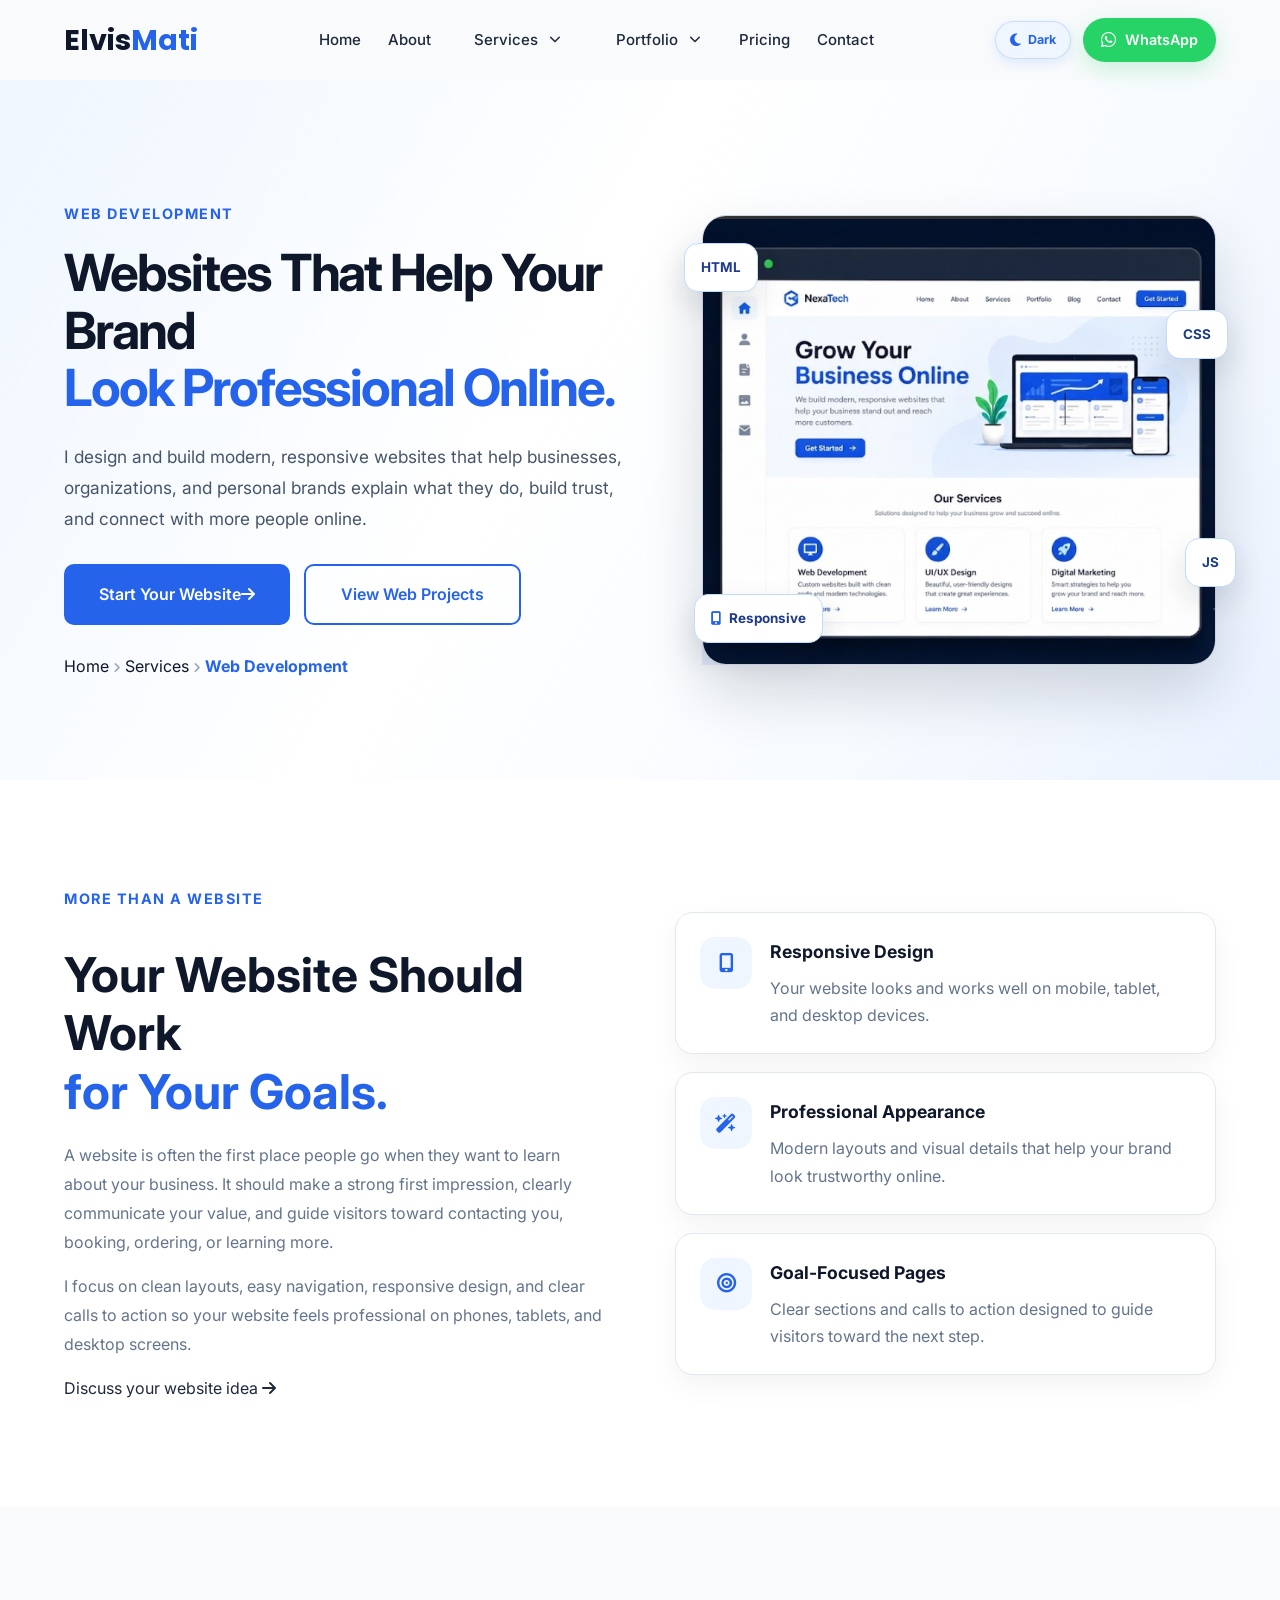
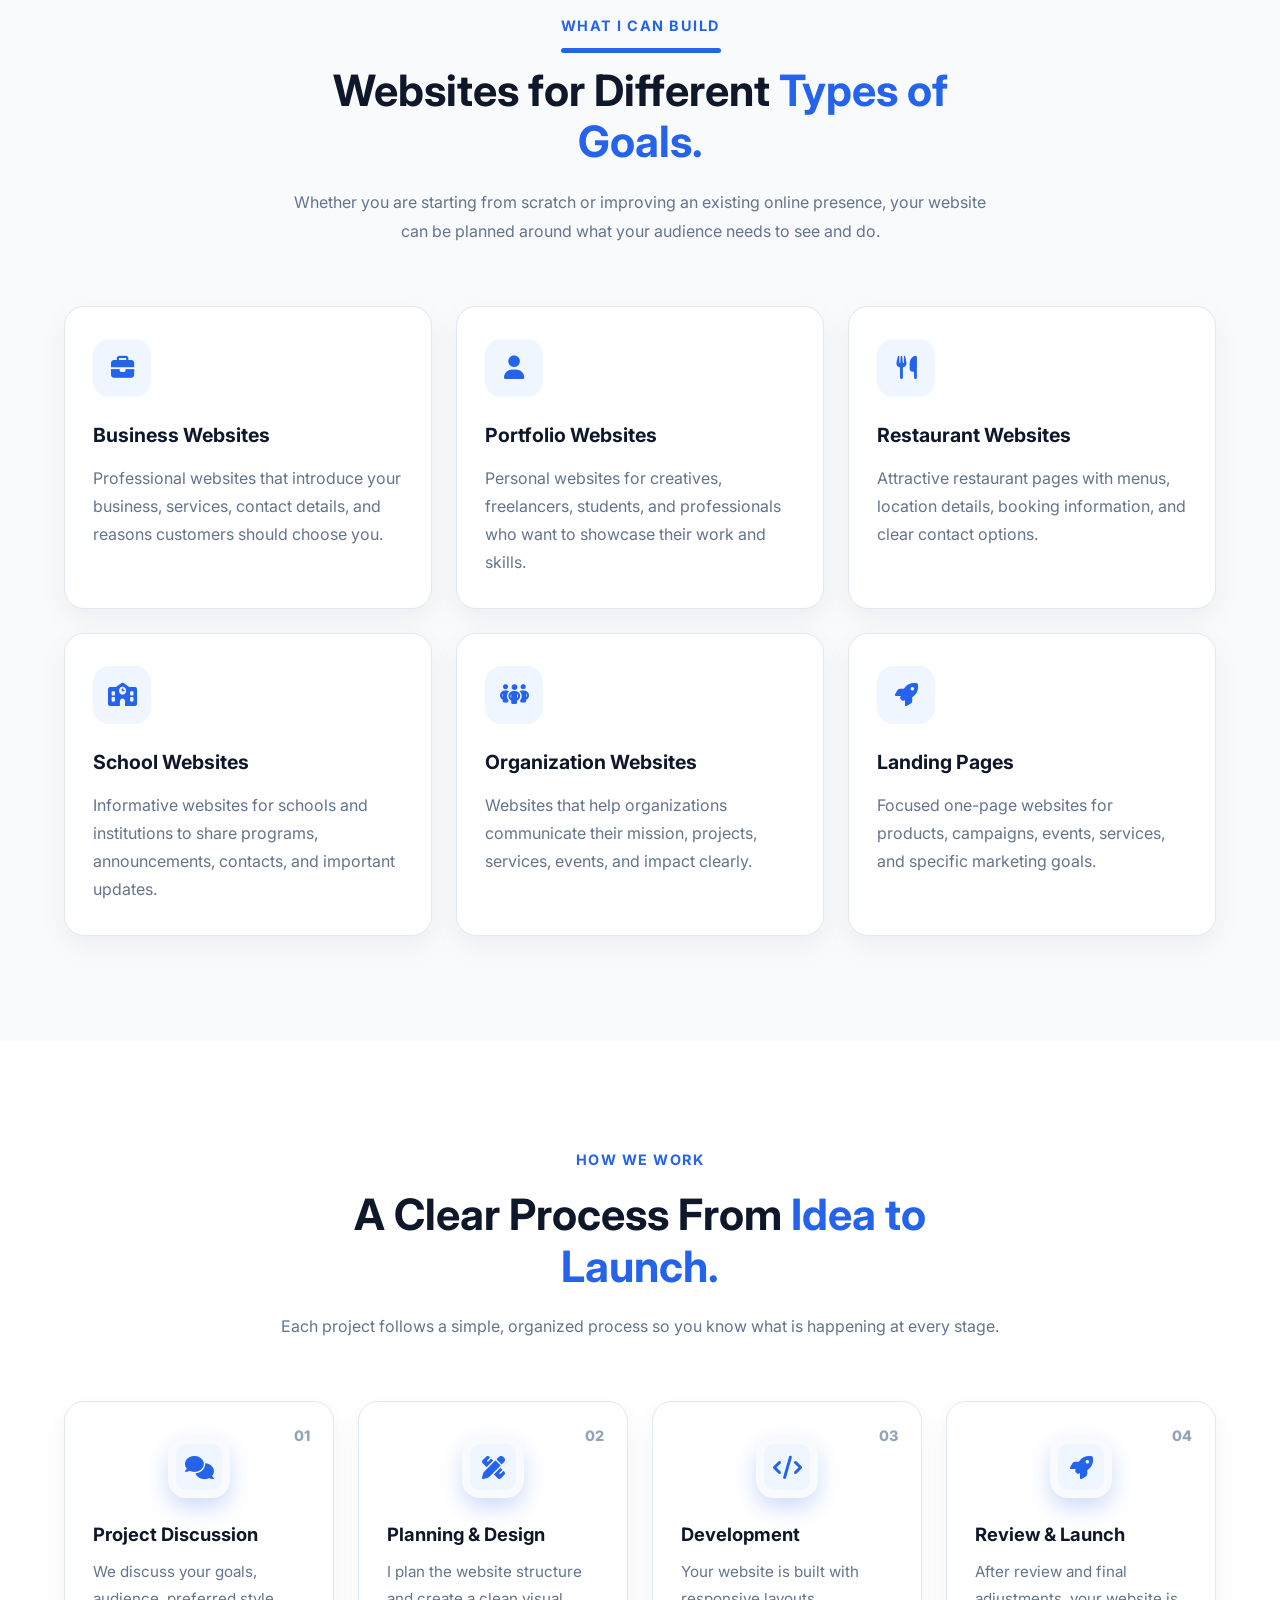
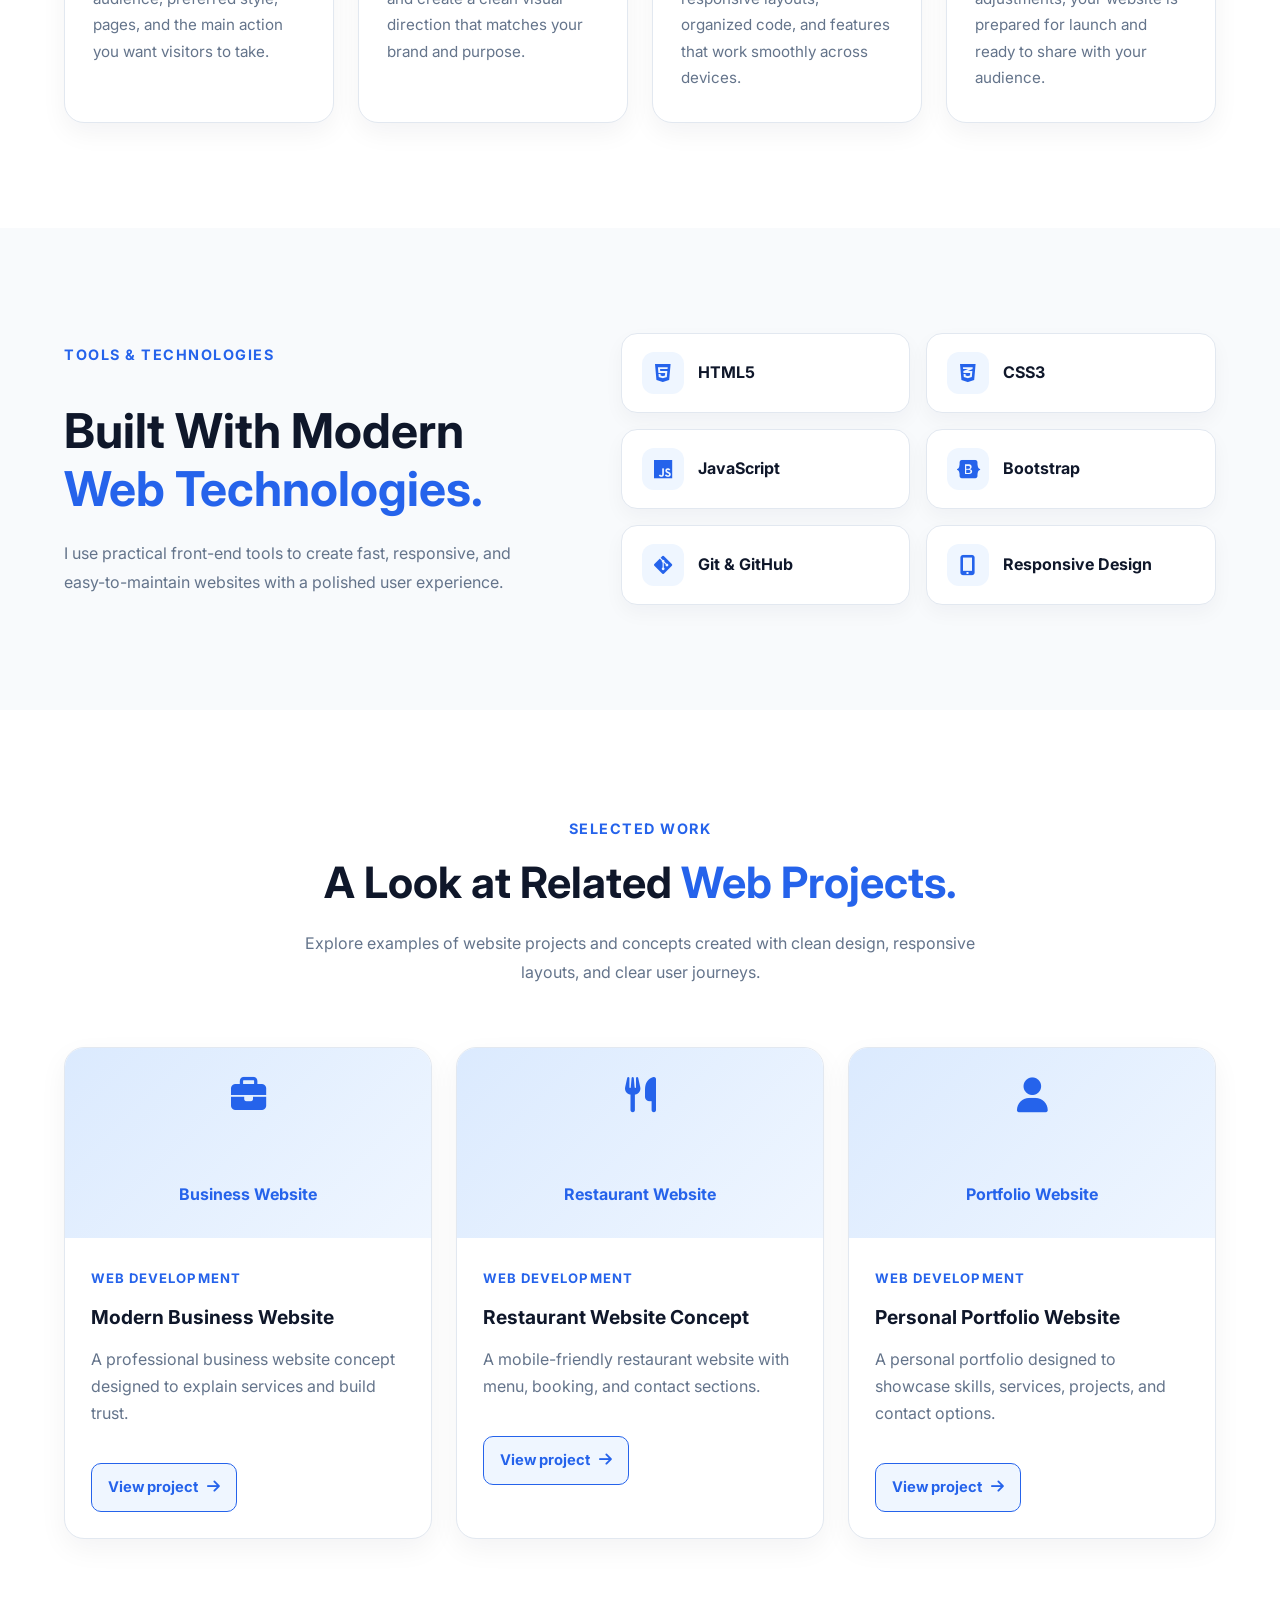
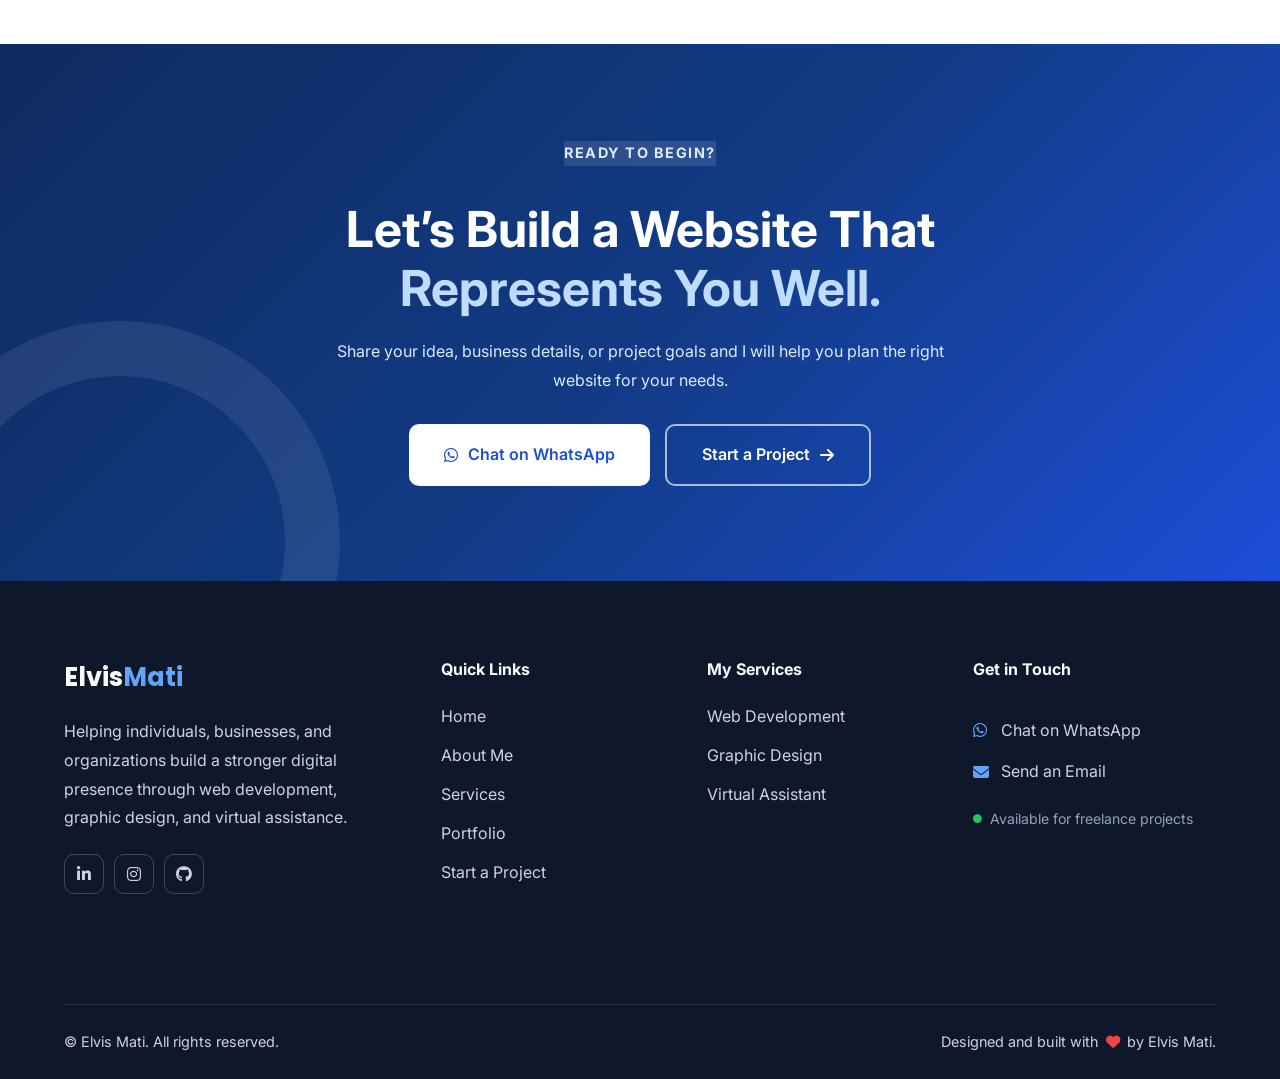
<file: web-development.html>
<!DOCTYPE html>
<html lang="en">
<head>
    <meta charset="UTF-8">
    <meta name="viewport" content="width=device-width, initial-scale=1.0">

    <title>Web Development | Elvis Mati</title>
    <meta name="description" content="Professional web design and development services by Elvis Mati for businesses, organizations, and personal brands.">

    <!-- Google Fonts -->
    <link rel="preconnect" href="https://fonts.googleapis.com">
    <link rel="preconnect" href="https://fonts.gstatic.com" crossorigin>
    <link href="https://fonts.googleapis.com/css2?family=Inter:wght@400;500;600;700;800&family=Poppins:wght@500;600;700;800&display=swap" rel="stylesheet">

    <!-- Font Awesome -->
    <link rel="stylesheet" href="https://cdnjs.cloudflare.com/ajax/libs/font-awesome/6.5.2/css/all.min.css">

    <!-- Shared CSS -->
    <link rel="stylesheet" href="css/style.css">
    <link rel="stylesheet" href="css/navbar.css">
    <link rel="stylesheet" href="css/responsive.css">

    <!-- Page CSS -->
    <link rel="stylesheet" href="css/web-development.css">

    <!-- Google analytics tag (gtag.js) -->
    <script async src="https://www.googletagmanager.com/gtag/js?id=G-YR5QVNDVCK"></script>
    <script>
    window.dataLayer = window.dataLayer || [];
    function gtag(){dataLayer.push(arguments);}
    gtag('js', new Date());

    gtag('config', 'G-YR5QVNDVCK');
    </script>
</head>

<body>

    <!-- ==================================================
         HEADER / NAVIGATION
    =================================================== -->
    <header class="header">
        <div class="container">
            <nav class="navbar">

                <a href="index.html" class="logo">
                    Elvis<span>Mati</span>
                </a>

                <ul class="nav-links">
                    <li><a href="index.html">Home</a></li>
                    <li><a href="about.html">About</a></li>

                    <!--services dropdown-->
                    <li class="dropdown">

                        <div class="dropdown-trigger">

                            <a href="services.html" class="dropdown-link">
                                Services
                            </a>

                            <button class="dropdown-toggle" type="button" aria-label="Toggle Services">
                                <i class="fa-solid fa-chevron-down"></i>
                            </button>

                        </div>

                        <ul class="dropdown-menu">
                            <li><a href="web-development.html">Web Development</a></li>
                            <li><a href="graphic-design.html">Graphic Design</a></li>
                            <li><a href="virtual-assistant.html">Virtual Assistant</a></li>
                        </ul>

                    </li>

                    <!--portfolio dropdown-->
                    <li class="dropdown">

                        <div class="dropdown-trigger">

                            <a href="portfolio.html" class="dropdown-link">
                                Portfolio
                            </a>

                            <button class="dropdown-toggle" type="button" aria-label="Toggle Portfolio">
                                <i class="fa-solid fa-chevron-down"></i>
                            </button>

                        </div>

                        <ul class="dropdown-menu">
                            <li><a href="web-development-portfolio.html">Web Development</a></li>
                            <li><a href="graphic-design-portfolio.html">Graphic Design</a></li>
                            <li><a href="virtual-assistant-portfolio.html">Virtual Assistant</a></li>
                        </ul>

                    </li>

                    <li><a href="pricing.html">Pricing</a></li>
                    <li><a href="contact.html">Contact</a></li>

                    <!-- Theme button inside mobile menu -->
                    <li class="mobile-theme-item">
                        <button class="theme-btn mobile-theme-btn" type="button" aria-label="Switch to dark theme">
                            <i class="fa-solid fa-moon"></i>
                            <span class="theme-btn-text">Dark</span>
                        </button>
                    </li>
                </ul>

                <div class="nav-actions">
                    <button class="theme-btn desktop-theme-btn" type="button" aria-label="Switch to dark theme">
                        <i class="fa-solid fa-moon"></i>
                        <span class="theme-btn-text">Dark</span>
                    </button>

                    <a href="https://wa.me/254700531854?text=Hello%20Elvis,%20I%20came%20across%20your%20portfolio%20website%20and%20I'm%20interested%20in%20your%20web%20development%20services."
                       class="whatsapp-btn"
                       target="_blank"
                       rel="noopener noreferrer">
                        <i class="fa-brands fa-whatsapp"></i>
                        <span>WhatsApp</span>
                    </a>
                </div>

                <!-- Mobile WhatsApp shortcut -->
                <a href="https://wa.me/254700531854?text=Hello%20Elvis,%20I%20am%20interested%20in%20your%20web%20development%20services."
                   class="mobile-whatsapp-btn"
                   target="_blank"
                   rel="noopener noreferrer"
                   aria-label="Chat with Elvis on WhatsApp">
                    <i class="fa-brands fa-whatsapp"></i>
                </a>

                <div class="hamburger" role="button" tabindex="0" aria-label="Open navigation menu">
                    <span></span>
                    <span></span>
                    <span></span>
                </div>

            </nav>
        </div>
    </header>

    <main>

        <!-- ==================================================
             WEB DEVELOPMENT HERO
        =================================================== -->
        <section class="web-dev-hero">
            <div class="container">
                <div class="web-dev-hero-grid">

                    <div class="web-dev-hero-content">
                        <span class="section-label">Web Development</span>

                        <h1>
                            Websites That Help Your Brand
                            <span>Look Professional Online.</span>
                        </h1>

                        <p>
                            I design and build modern, responsive websites that help
                            businesses, organizations, and personal brands explain what
                            they do, build trust, and connect with more people online.
                        </p>

                        <div class="web-dev-hero-actions">
                            <a href="order.html" class="btn btn-primary">
                                Start Your Website
                                <i class="fa-solid fa-arrow-right"></i>
                            </a>

                            <a href="portfolio.html#web-projects" class="btn btn-outline">
                                View Web Projects
                            </a>
                        </div>

                        <div class="breadcrumb">
                            <a href="index.html">Home</a>
                            <i class="fa-solid fa-angle-right"></i>
                            <a href="services.html">Services</a>
                            <i class="fa-solid fa-angle-right"></i>
                            <span class="active" aria-current="page">Web Development</span>
                        </div>
                    </div>

                    <div class="web-dev-hero-visual">
                        <div class="web-dev-browser-card">
                            <img 
                                src="assets/images/services/web-development/fictional-business-homepage.png" 
                                alt="Preview of a fictional business website homepage"
                                class="web-dev-browser-image"
                            >
                        </div>

                            <div class="web-dev-floating-tag tag-html">HTML</div>
                            <div class="web-dev-floating-tag tag-css">CSS</div>
                            <div class="web-dev-floating-tag tag-js">JS</div>
                            <div class="web-dev-floating-tag tag-responsive">
                                <i class="fa-solid fa-mobile-screen-button"></i>
                                Responsive
                            </div>
                        </div>
                    </div>
                    
                </div>
            </div>
        </section>

        <!-- ==================================================
             WEB DEVELOPMENT INTRODUCTION
        =================================================== -->
        <section class="web-dev-intro section-padding">
            <div class="container">
                <div class="web-dev-intro-grid">

                    <div class="web-dev-intro-content">
                        <span class="section-label">More Than a Website</span>

                        <h2>
                            Your Website Should Work
                            <span>for Your Goals.</span>
                        </h2>

                        <p>
                            A website is often the first place people go when they want
                            to learn about your business. It should make a strong first
                            impression, clearly communicate your value, and guide visitors
                            toward contacting you, booking, ordering, or learning more.
                        </p>

                        <p>
                            I focus on clean layouts, easy navigation, responsive design,
                            and clear calls to action so your website feels professional
                            on phones, tablets, and desktop screens.
                        </p>

                        <a href="contact.html" class="text-link">
                            Discuss your website idea
                            <i class="fa-solid fa-arrow-right"></i>
                        </a>
                    </div>

                    <div class="web-dev-benefits">
                        <div class="web-dev-benefit-card">
                            <div class="web-dev-benefit-icon">
                                <i class="fa-solid fa-mobile-screen-button"></i>
                            </div>

                            <div>
                                <h3>Responsive Design</h3>
                                <p>Your website looks and works well on mobile, tablet, and desktop devices.</p>
                            </div>
                        </div>

                        <div class="web-dev-benefit-card">
                            <div class="web-dev-benefit-icon">
                                <i class="fa-solid fa-wand-magic-sparkles"></i>
                            </div>

                            <div>
                                <h3>Professional Appearance</h3>
                                <p>Modern layouts and visual details that help your brand look trustworthy online.</p>
                            </div>
                        </div>

                        <div class="web-dev-benefit-card">
                            <div class="web-dev-benefit-icon">
                                <i class="fa-solid fa-bullseye"></i>
                            </div>

                            <div>
                                <h3>Goal-Focused Pages</h3>
                                <p>Clear sections and calls to action designed to guide visitors toward the next step.</p>
                            </div>
                        </div>
                    </div>

                </div>
            </div>
        </section>

        <!-- ==================================================
             WEBSITE TYPES
        =================================================== -->
        <section class="website-types section-padding">
            <div class="container">

                <div class="section-heading">
                    <span class="section-label">What I Can Build</span>

                    <h2>
                        Websites for Different
                        <span>Types of Goals.</span>
                    </h2>

                    <p>
                        Whether you are starting from scratch or improving an existing
                        online presence, your website can be planned around what your
                        audience needs to see and do.
                    </p>
                </div>

                <div class="website-types-grid">

                    <article class="website-type-card">
                        <div class="website-type-icon">
                            <i class="fa-solid fa-briefcase"></i>
                        </div>

                        <h3>Business Websites</h3>

                        <p>
                            Professional websites that introduce your business, services,
                            contact details, and reasons customers should choose you.
                        </p>
                    </article>

                    <article class="website-type-card">
                        <div class="website-type-icon">
                            <i class="fa-solid fa-user"></i>
                        </div>

                        <h3>Portfolio Websites</h3>

                        <p>
                            Personal websites for creatives, freelancers, students, and
                            professionals who want to showcase their work and skills.
                        </p>
                    </article>

                    <article class="website-type-card">
                        <div class="website-type-icon">
                            <i class="fa-solid fa-utensils"></i>
                        </div>

                        <h3>Restaurant Websites</h3>

                        <p>
                            Attractive restaurant pages with menus, location details,
                            booking information, and clear contact options.
                        </p>
                    </article>

                    <article class="website-type-card">
                        <div class="website-type-icon">
                            <i class="fa-solid fa-school"></i>
                        </div>

                        <h3>School Websites</h3>

                        <p>
                            Informative websites for schools and institutions to share
                            programs, announcements, contacts, and important updates.
                        </p>
                    </article>

                    <article class="website-type-card">
                        <div class="website-type-icon">
                            <i class="fa-solid fa-people-group"></i>
                        </div>

                        <h3>Organization Websites</h3>

                        <p>
                            Websites that help organizations communicate their mission,
                            projects, services, events, and impact clearly.
                        </p>
                    </article>

                    <article class="website-type-card">
                        <div class="website-type-icon">
                            <i class="fa-solid fa-rocket"></i>
                        </div>

                        <h3>Landing Pages</h3>

                        <p>
                            Focused one-page websites for products, campaigns, events,
                            services, and specific marketing goals.
                        </p>
                    </article>

                </div>

            </div>
        </section>

        <!-- ==================================================
             WEB DEVELOPMENT PROCESS
        =================================================== -->
        <section class="web-dev-process section-padding">
            <div class="container">

                <div class="section-heading">
                    <span class="section-label">How We Work</span>

                    <h2>
                        A Clear Process From
                        <span>Idea to Launch.</span>
                    </h2>

                    <p>
                        Each project follows a simple, organized process so you know what
                        is happening at every stage.
                    </p>
                </div>

                <div class="process-steps">

                    <article class="process-step">
                        <span class="process-number">01</span>

                        <div class="process-icon">
                            <i class="fa-solid fa-comments"></i>
                        </div>

                        <h3>Project Discussion</h3>

                        <p>
                            We discuss your goals, audience, preferred style, pages, and
                            the main action you want visitors to take.
                        </p>
                    </article>

                    <article class="process-step">
                        <span class="process-number">02</span>

                        <div class="process-icon">
                            <i class="fa-solid fa-pen-ruler"></i>
                        </div>

                        <h3>Planning & Design</h3>

                        <p>
                            I plan the website structure and create a clean visual direction
                            that matches your brand and purpose.
                        </p>
                    </article>

                    <article class="process-step">
                        <span class="process-number">03</span>

                        <div class="process-icon">
                            <i class="fa-solid fa-code"></i>
                        </div>

                        <h3>Development</h3>

                        <p>
                            Your website is built with responsive layouts, organized code,
                            and features that work smoothly across devices.
                        </p>
                    </article>

                    <article class="process-step">
                        <span class="process-number">04</span>

                        <div class="process-icon">
                            <i class="fa-solid fa-rocket"></i>
                        </div>

                        <h3>Review & Launch</h3>

                        <p>
                            After review and final adjustments, your website is prepared
                            for launch and ready to share with your audience.
                        </p>
                    </article>

                </div>

            </div>
        </section>

        <!-- ==================================================
             TECHNOLOGIES
        =================================================== -->
        <section class="web-dev-tools section-padding">
            <div class="container">
                <div class="web-dev-tools-grid">

                    <div class="web-dev-tools-content">
                        <span class="section-label">Tools & Technologies</span>

                        <h2>
                            Built With Modern
                            <span>Web Technologies.</span>
                        </h2>

                        <p>
                            I use practical front-end tools to create fast, responsive,
                            and easy-to-maintain websites with a polished user experience.
                        </p>
                    </div>

                    <div class="tools-list">
                        <div class="tool-item">
                            <i class="fa-brands fa-html5"></i>
                            <span>HTML5</span>
                        </div>

                        <div class="tool-item">
                            <i class="fa-brands fa-css3-alt"></i>
                            <span>CSS3</span>
                        </div>

                        <div class="tool-item">
                            <i class="fa-brands fa-js"></i>
                            <span>JavaScript</span>
                        </div>

                        <div class="tool-item">
                            <i class="fa-brands fa-bootstrap"></i>
                            <span>Bootstrap</span>
                        </div>

                        <div class="tool-item">
                            <i class="fa-brands fa-git-alt"></i>
                            <span>Git & GitHub</span>
                        </div>

                        <div class="tool-item">
                            <i class="fa-solid fa-mobile-screen-button"></i>
                            <span>Responsive Design</span>
                        </div>
                    </div>

                </div>
            </div>
        </section>

        <!-- ==================================================
             RELATED PROJECTS
        =================================================== -->
        <section class="web-dev-projects section-padding">
            <div class="container">

                <div class="section-heading">
                    <span class="section-label">Selected Work</span>

                    <h2>
                        A Look at Related
                        <span>Web Projects.</span>
                    </h2>

                    <p>
                        Explore examples of website projects and concepts created with
                        clean design, responsive layouts, and clear user journeys.
                    </p>
                </div>

                <div class="web-dev-project-grid">

                    <article class="web-dev-project-card">
                        <div class="web-dev-project-placeholder">
                            <i class="fa-solid fa-briefcase"></i>
                            <span>Business Website</span>
                        </div>

                        <div class="web-dev-project-content">
                            <span>Web Development</span>
                            <h3>Modern Business Website</h3>
                            <p>A professional business website concept designed to explain services and build trust.</p>

                            <a href="portfolio.html#web-projects" class="text-link">
                                View project
                                <i class="fa-solid fa-arrow-right"></i>
                            </a>
                        </div>
                    </article>

                    <article class="web-dev-project-card">
                        <div class="web-dev-project-placeholder">
                            <i class="fa-solid fa-utensils"></i>
                            <span>Restaurant Website</span>
                        </div>

                        <div class="web-dev-project-content">
                            <span>Web Development</span>
                            <h3>Restaurant Website Concept</h3>
                            <p>A mobile-friendly restaurant website with menu, booking, and contact sections.</p>

                            <a href="portfolio.html#web-projects" class="text-link">
                                View project
                                <i class="fa-solid fa-arrow-right"></i>
                            </a>
                        </div>
                    </article>

                    <article class="web-dev-project-card">
                        <div class="web-dev-project-placeholder">
                            <i class="fa-solid fa-user"></i>
                            <span>Portfolio Website</span>
                        </div>

                        <div class="web-dev-project-content">
                            <span>Web Development</span>
                            <h3>Personal Portfolio Website</h3>
                            <p>A personal portfolio designed to showcase skills, services, projects, and contact options.</p>

                            <a href="portfolio.html#web-projects" class="text-link">
                                View project
                                <i class="fa-solid fa-arrow-right"></i>
                            </a>
                        </div>
                    </article>

                </div>

            </div>
        </section>

        <!-- ==================================================
             FINAL CTA
        =================================================== -->
        <section class="web-dev-cta">
            <div class="container">
                <div class="web-dev-cta-content">

                    <span class="section-label">Ready to Begin?</span>

                    <h2>
                        Let’s Build a Website That
                        <span>Represents You Well.</span>
                    </h2>

                    <p>
                        Share your idea, business details, or project goals and I will
                        help you plan the right website for your needs.
                    </p>

                    <div class="web-dev-cta-actions">
                        <a href="https://wa.me/254700531854?text=Hello%20Elvis,%20I%20am%20interested%20in%20starting%20a%20website%20project."
                           class="btn btn-primary"
                           target="_blank"
                           rel="noopener noreferrer">
                            <i class="fa-brands fa-whatsapp"></i>
                            Chat on WhatsApp
                        </a>

                        <a href="order.html" class="btn btn-outline">
                            Start a Project
                            <i class="fa-solid fa-arrow-right"></i>
                        </a>
                    </div>

                </div>
            </div>
        </section>

    </main>

    <!-- ==================================================
         FOOTER
    =================================================== -->
    <footer class="site-footer">
        <div class="container">

            <div class="footer-grid">

                <div class="footer-brand">
                    <a href="index.html" class="footer-logo">
                        Elvis<span>Mati</span>
                    </a>

                    <p>
                        Helping individuals, businesses, and organizations build a
                        stronger digital presence through web development, graphic
                        design, and virtual assistance.
                    </p>

                    <div class="footer-social-links">
                        <a href="https://www.linkedin.com/in/elvismati/"
                           aria-label="Visit my LinkedIn profile"
                           target="_blank"
                           rel="noopener">
                            <i class="fa-brands fa-linkedin-in"></i>
                        </a>

                        <a href="https://www.instagram.com/elvismati1/"
                           aria-label="Visit my Instagram profile"
                           target="_blank"
                           rel="noopener">
                            <i class="fa-brands fa-instagram"></i>
                        </a>

                        <a href="https://github.com/sonraz"
                           aria-label="Visit my GitHub profile"
                           target="_blank"
                           rel="noopener">
                            <i class="fa-brands fa-github"></i>
                        </a>
                    </div>
                </div>

                <div class="footer-links">
                    <h3>Quick Links</h3>

                    <ul>
                        <li><a href="index.html">Home</a></li>
                        <li><a href="about.html">About Me</a></li>
                        <li><a href="services.html">Services</a></li>
                        <li><a href="portfolio.html">Portfolio</a></li>
                        <li><a href="order.html">Start a Project</a></li>
                    </ul>
                </div>

                <div class="footer-links">
                    <h3>My Services</h3>

                    <ul>
                        <li><a href="web-development.html">Web Development</a></li>
                        <li><a href="graphic-design.html">Graphic Design</a></li>
                        <li><a href="virtual-assistant.html">Virtual Assistant</a></li>
                    </ul>
                </div>

                <div class="footer-contact">
                    <h3>Get in Touch</h3>

                    <a href="https://wa.me/254700531854?text=Hello%20Elvis,%20I%20would%20like%20to%20discuss%20a%20project."
                       target="_blank"
                       rel="noopener">
                        <i class="fa-brands fa-whatsapp"></i>
                        Chat on WhatsApp
                    </a>

                    <a href="https://mail.google.com/mail/?view=cm&fs=1&to=elvismati.work@gmail.com&su=Project%20Inquiry"
                       target="_blank"
                       rel="noopener">
                        <i class="fa-solid fa-envelope"></i>
                        Send an Email
                    </a>

                    <p class="footer-availability">
                        <i class="fa-solid fa-circle"></i>
                        Available for freelance projects
                    </p>
                </div>

            </div>

            <div class="footer-bottom">
                <p>
                    © <span id="currentYear"></span> Elvis Mati. All rights reserved.
                </p>

                <p>
                    Designed and built with <i class="fa-solid fa-heart"></i> by Elvis Mati.
                </p>
            </div>

        </div>
    </footer>

    <!-- Back-to-top button -->
    <button class="back-to-top" id="backToTop" type="button" aria-label="Back to top">
        <i class="fa-solid fa-arrow-up"></i>
    </button>

    <!-- Shared JavaScript -->
    <script src="js/script.js"></script>
    <script src="js/navbar.js"></script>
    <script src="js/theme.js"></script>
    <script src="js/animations.js"></script>
    <script src="js/back-to-top.js"></script>

</body>
</html>
</file>
<file: css/style.css>
/* ==================================================
   GLOBAL STYLESHEET
   Shared styles used across the portfolio website.
================================================== */

/* Google Fonts */
@import url("https://fonts.googleapis.com/css2?family=Inter:wght@300;400;500;600;700&family=Poppins:wght@400;500;600;700;800&display=swap");

/* Shared CSS files */
@import url("variables.css");
@import url("navbar.css");
@import url("home.css");
@import url("responsive.css");

/* ==================================================
   RESET
================================================== */

* {
    margin: 0;
    padding: 0;
    box-sizing: border-box;
}

html {
    scroll-behavior: smooth;
}

body {
    font-family: var(--body-font);
    background-color: var(--light);
    color: var(--text);
    line-height: 1.7;
    overflow-x: hidden;
    padding-top: 80px;
}

img {
    display: block;
    max-width: 100%;
}

a {
    color: inherit;
    text-decoration: none;
}

ul {
    list-style: none;
}

button {
    border: none;
    cursor: pointer;
    font-family: inherit;
}

input,
textarea,
select {
    font-family: inherit;
}

/* ==================================================
   REUSABLE CLASSES
================================================== */

.container {
    width: min(90%, 1200px);
    margin: 0 auto;
}

.section {
    padding: 90px 0;
}

.section-padding {
    padding: 100px 0;
}

.section-title {
    margin-bottom: 20px;
    color: var(--secondary-color);
    font-family: var(--heading-font);
    font-size: var(--fs-lg);
}

.section-subtitle {
    margin-bottom: 50px;
    color: var(--text-light);
}

.text-center {
    text-align: center;
}

.btn {
    display: inline-flex;
    align-items: center;
    justify-content: center;
    padding: 15px 35px;
    border-radius: var(--radius-md);
    font-weight: 600;
    transition: var(--transition);
}

.btn-primary {
    background-color: var(--primary-color);
    color: var(--white);
}

.btn-primary:hover {
    transform: translateY(-3px);
    box-shadow: var(--shadow-md);
}

.btn-outline {
    border: 2px solid var(--primary-color);
    color: var(--primary-color);
}

.btn-outline:hover {
    background-color: var(--primary-color);
    color: var(--white);
}

/* ==================================================
   SHARED BACK-TO-TOP BUTTON
================================================== */

.back-to-top {
    position: fixed;
    right: 24px;
    bottom: 24px;
    z-index: 1000;
    display: flex;
    align-items: center;
    justify-content: center;
    width: 48px;
    height: 48px;
    padding: 0;
    border-radius: 50%;
    background-color: var(--primary-color);
    color: var(--white);
    opacity: 0;
    visibility: hidden;
    transform: translateY(15px);
    box-shadow: 0 10px 25px rgba(37, 99, 235, 0.3);
    transition: opacity 0.3s ease, transform 0.3s ease, visibility 0.3s ease;
}

.back-to-top.show {
    opacity: 1;
    visibility: visible;
    transform: translateY(0);
}

.back-to-top:hover {
    background-color: var(--secondary-color);
    transform: translateY(-4px);
}

.back-to-top:focus-visible {
    outline: 3px solid rgba(37, 99, 235, 0.35);
    outline-offset: 4px;
}

/* ==================================================
   FOOTER
   These selectors match site-footer in your HTML.
================================================== */

.site-footer {
    padding: 75px 0 25px;
    background-color: #0f172a;
    color: #cbd5e1;
}

.footer-brand p,
.footer-links a,
.footer-contact a,
.footer-bottom p {
    color: #cbd5e1;
}

.footer-links h3,
.footer-contact h3 {
    color: #f8fafc;
}

.footer-logo {
    color: #f8fafc;
    font-family: var(--heading-font);
    font-size: 1.6rem;
    font-weight: 700;
}

.footer-logo span {
    color: #60a5fa;
}

.footer-links a:hover,
.footer-contact a:hover {
    color: #60a5fa;
}

.footer-social-links {
    display: flex;
    gap: 10px;
    margin-top: 22px;
}

.footer-social-links a {
    display: flex;
    align-items: center;
    justify-content: center;
    width: 40px;
    height: 40px;
    border: 1px solid rgba(148, 163, 184, 0.35);
    border-radius: 10px;
    color: #cbd5e1;
    transition: var(--transition);
}

.footer-social-links a:hover {
    border-color: #60a5fa;
    background-color: #60a5fa;
    color: #0f172a;
    transform: translateY(-3px);
}

.footer-bottom {
    display: flex;
    align-items: center;
    justify-content: space-between;
    gap: 20px;
    margin-top: 50px;
    padding-top: 25px;
    border-top: 1px solid rgba(148, 163, 184, 0.22);
}

.footer-bottom p {
    margin: 0;
    font-size: 0.9rem;
}

.footer-bottom .fa-heart {
    color: #ef4444;
}

/* ==================================================
   DARK THEME
   Applied when theme.js adds .dark-theme to body.
================================================== */

body.dark-theme {
    background-color: #0f172a;
    color: #e2e8f0;
}

/* Shared text colours in dark mode */
body.dark-theme h1,
body.dark-theme h2,
body.dark-theme h3,
body.dark-theme h4,
body.dark-theme h5,
body.dark-theme h6 {
    color: #f8fafc;
}

body.dark-theme p,
body.dark-theme li {
    color: #cbd5e1;
}

/* Common light page areas become dark */
body.dark-theme .services-section,
body.dark-theme .featured-portfolio-section,
body.dark-theme .process-section,
body.dark-theme .trust-section,
body.dark-theme .portfolio-projects,
body.dark-theme .services-overview-page {
    background-color: #0f172a;
}

/* Common cards become readable dark cards */
body.dark-theme .service-card,
body.dark-theme .featured-project-card,
body.dark-theme .project-card,
body.dark-theme .portfolio-card,
body.dark-theme .trust-card,
body.dark-theme .process-card,
body.dark-theme .stat-card {
    background-color: #1e293b;
    border-color: rgba(148, 163, 184, 0.2);
}

/* Keep text readable inside dark cards */
body.dark-theme .service-card p,
body.dark-theme .featured-project-card p,
body.dark-theme .project-card p,
body.dark-theme .portfolio-card p,
body.dark-theme .trust-card p,
body.dark-theme .process-card p,
body.dark-theme .stat-card p {
    color: #cbd5e1;
}

/* Service cards that intentionally remain white */
body.dark-theme .service-page-card {
    background-color: #ffffff;
    border-color: rgba(148, 163, 184, 0.25);
}

body.dark-theme .service-page-card h3 {
    color: #0f172a;
}

body.dark-theme .service-page-card p,
body.dark-theme .service-page-card li {
    color: #334155;
}

/* Keep the footer consistently dark in both themes */
body.dark-theme .site-footer {
    background-color: #020617;
}

/* Mobile hamburger stays visible in dark mode */
body.dark-theme .hamburger span {
    background-color: #f8fafc;
}

/* ==================================================
   RESPONSIVE SHARED STYLES
================================================== */

@media (max-width: 768px) {
    .section {
        padding: 75px 0;
    }

    .section-padding {
        padding: 75px 0;
    }

    .footer-bottom {
        flex-direction: column;
        justify-content: center;
        text-align: center;
    }
}

@media (max-width: 480px) {
    .back-to-top {
        right: 16px;
        bottom: 16px;
        width: 44px;
        height: 44px;
    }

    .btn {
        padding: 13px 24px;
    }
}
</file>
<file: css/navbar.css>
/* ==================================================
   HEADER AND NAVIGATION
   Shared navigation across the entire website.
================================================== */


/* ==================================================
   HEADER
================================================== */

.header{
    position:fixed;
    top:0;
    left:0;
    width:100%;
    z-index:1000;

    background:rgba(248,250,252,.92);
    backdrop-filter:blur(12px);

    transition:
        background-color .3s ease,
        box-shadow .3s ease;
}

.header.scrolled{
    background:rgba(255,255,255,.96);
    box-shadow:var(--shadow-sm);
}


/* ==================================================
   NAVBAR LAYOUT
================================================== */

.navbar{
    display:flex;
    align-items:center;
    justify-content:space-between;

    min-height:80px;
}

.logo{
    font-family:var(--heading-font);
    font-size:1.8rem;
    font-weight:700;

    color:var(--secondary-color);

    transition:transform .3s ease;
}

.logo:hover{
    transform:scale(1.05);
}

.logo span{
    color:var(--primary-color);
}


/* ==================================================
   DESKTOP NAVIGATION
================================================== */

.nav-links{
    display:flex;
    align-items:center;
    gap:1.7rem;

    margin:0;
    padding:0;
}

.nav-links li{
    position:relative;
    list-style:none;
}

/* ==========================================
   Regular Navigation Links
========================================== */

.nav-links a{
    position:relative;

    display:inline-flex;
    align-items:center;
    gap:6px;

    padding:8px 0;

    color:var(--text);

    font-size:.94rem;
    font-weight:500;

    transition:color .3s ease;
}

.nav-links a::after{
    content:"";

    position:absolute;
    left:0;
    bottom:0;

    width:0;
    height:2px;

    background:var(--primary-color);

    transition:width .3s ease;
}

.nav-links a:hover,
.nav-links a.active{
    color:var(--primary-color);
}

.nav-links a:hover::after,
.nav-links a.active::after{
    width:100%;
}


/* ==================================================
   SPLIT DROPDOWN TRIGGER
================================================== */

/* ==========================================
   Split Dropdown
========================================== */

.dropdown-trigger{
    display:flex;
    align-items:center;
    width:100%;
}

.dropdown-link{

    display:flex;
    align-items:center;

    flex:1;

    padding:15px 20px 15px 20px;

    color:var(--text);

    font-size:1rem;

    text-decoration:none;

    margin-left: 16px;
}

.dropdown-toggle{

    display:flex;
    align-items:center;
    justify-content:center;

    width:34px;
    height:34px;

    border:none;
    background:transparent;

    cursor:pointer;

    color:var(--text);

    transition:.3s;
}

.dropdown-toggle i{
    font-size:.72rem;
    transition:.3s;
}

.dropdown.active .dropdown-toggle i,
.dropdown:hover .dropdown-toggle i{
    transform:rotate(180deg);
}

.dropdown-toggle:hover{
    color:var(--primary-color);
}

/* ==================================================
   DESKTOP DROPDOWN MENU
================================================== */

.dropdown-menu{
    position:absolute;

    top:calc(100% + 14px);
    left:-18px;

    z-index:1001;

    width:235px;

    padding:8px;

    overflow:hidden;

    border:1px solid rgba(15,23,42,.08);
    border-radius:12px;

    background:var(--white);

    box-shadow:var(--shadow-md);

    opacity:0;
    visibility:hidden;

    transform:translateY(12px);

    transition:
        opacity .25s ease,
        transform .25s ease,
        visibility .25s ease;
}

.dropdown:hover .dropdown-menu,
.dropdown.active .dropdown-menu{
    opacity:1;
    visibility:visible;
    transform:translateY(0);
}

.dropdown-menu li{
    border-bottom:1px solid var(--border);
}

.dropdown-menu li:last-child{
    border-bottom:none;
}

.dropdown-menu a{
    display:block;

    padding:11px 12px;

    border-radius:8px;

    color:var(--text);
}

.dropdown-menu a::after{
    display:none;
}

.dropdown-menu a:hover{
    background:#eff6ff;
    color:var(--primary-color);
}


/* ==================================================
   NAVBAR ACTIONS
================================================== */

.nav-actions{
    display:flex;
    align-items:center;
    gap:12px;
}

/* ==================================================
   THEME BUTTON
================================================== */

.theme-btn{
    display:inline-flex;
    align-items:center;
    justify-content:center;
    gap:7px;

    min-width:76px;
    min-height:38px;

    padding:9px 13px;

    border:1px solid rgba(37,99,235,.18);
    border-radius:999px;

    background:#eff6ff;
    color:var(--primary-color);

    box-shadow:0 4px 12px rgba(37,99,235,.12);

    font-size:.82rem;
    font-weight:700;
    line-height:1;

    cursor:pointer;

    transition:
        background-color .3s ease,
        color .3s ease,
        border-color .3s ease,
        box-shadow .3s ease,
        transform .3s ease;
}

.theme-btn:hover{
    border-color:rgba(37,99,235,.38);
    background:var(--primary-color);
    color:#fff;

    box-shadow:0 7px 16px rgba(37,99,235,.22);

    transform:translateY(-2px);
}

.theme-btn i{
    font-size:.9rem;
}

.theme-btn-text{
    font-size:.78rem;
    font-weight:700;
}

/* Flip animation */

.theme-btn.theme-flip{
    animation:themeButtonFlip .45s ease;
}

@keyframes themeButtonFlip{

    0%{
        transform:rotateY(0);
    }

    50%{
        transform:rotateY(90deg);
    }

    100%{
        transform:rotateY(180deg);
    }

}


/* ==================================================
   WHATSAPP BUTTON
================================================== */

.whatsapp-btn{
    display:inline-flex;
    align-items:center;
    gap:9px;

    padding:10px 18px;

    border-radius:999px;

    background:#25d366;
    color:#fff;

    box-shadow:0 8px 22px rgba(37,211,102,.22);

    font-size:.9rem;
    font-weight:600;

    transition:
        transform .3s ease,
        box-shadow .3s ease;
}

.whatsapp-btn:hover{
    transform:translateY(-3px);

    box-shadow:0 12px 28px rgba(37,211,102,.32);
}

.whatsapp-btn i{
    font-size:1.08rem;
}


/* ==================================================
   HAMBURGER
================================================== */

.hamburger{
    display:none;

    flex-direction:column;
    gap:5px;

    padding:8px 0 8px 8px;

    cursor:pointer;
}

.hamburger span{
    display:block;

    width:27px;
    height:3px;

    border-radius:999px;

    background:var(--secondary-color);

    transition:
        transform .3s ease,
        opacity .3s ease,
        background-color .3s ease;
}


/* ==================================================
   DARK MODE
================================================== */

body.dark-theme .header{
    background:rgba(15,23,42,.94);
}

body.dark-theme .header.scrolled{
    background:rgba(15,23,42,.98);
}

body.dark-theme .logo,
body.dark-theme .nav-links a{
    color:#f8fafc;
}

body.dark-theme .dropdown-link{
    color:#f8fafc;
}

body.dark-theme .nav-links a:hover,
body.dark-theme .nav-links a.active{
    color:#60a5fa;
}

body.dark-theme .dropdown-menu{
    border-color:rgba(148,163,184,.2);
    background:#1e293b;
}

body.dark-theme .dropdown-menu li{
    border-color:rgba(148,163,184,.16);
}

body.dark-theme .dropdown-menu a{
    color:#e2e8f0;
}

body.dark-theme .dropdown-menu a:hover{
    background:#334155;
    color:#fff;
}

body.dark-theme .dropdown-toggle{
    color:#f8fafc;
}

body.dark-theme .theme-btn{
    border-color:rgba(96,165,250,.32);
    background:rgba(96,165,250,.14);
    color:#bfdbfe;
}

body.dark-theme .theme-btn:hover{
    border-color:#60a5fa;
    background:#60a5fa;
    color:#0f172a;
}

body.dark-theme .hamburger span{
    background:#f8fafc;
}

/* ==================================================
   MOBILE NAVIGATION
================================================== */

.mobile-theme-item{
    display:none;
}

@media (max-width:768px){

    .navbar{
        min-height:72px;
    }

    .nav-actions{
        display:none;
    }

    .hamburger{
        display:flex;
    }

    /* ===============================
       Mobile Menu Container
    =============================== */

    .nav-links{

        position:fixed;

        top:72px;
        left:-100%;

        z-index:999;

        display:flex;
        flex-direction:column;
        align-items:stretch;

        gap:0;

        width:100%;
        height:calc(100vh - 72px);

        padding:24px 5%;

        overflow-y:auto;

        background:var(--white);

        box-shadow:0 12px 24px rgba(15,23,42,.08);

        transition:
            left .35s ease,
            background-color .3s ease;
    }

    .nav-links.active{
        left:0;
    }

    body.dark-theme .nav-links{
        background:#0f172a;
        box-shadow:0 12px 24px rgba(0,0,0,.28);
    }

    /* ===============================
       Menu Items
    =============================== */

    .nav-links > li{

        width:100%;

        border-bottom:1px solid var(--border);
    }

    body.dark-theme .nav-links > li{

        border-color:rgba(148,163,184,.18);
    }

    .nav-links > li:last-child{
        border-bottom:none;
    }

    /* ===============================
       Regular Links
    =============================== */

    .nav-links > li > a{

        display:flex;
        align-items:center;

        width:100%;

        padding:15px 20px;

        font-size:1rem;
    }

    .nav-links a::after{
        display:none;
    }

    /* ===============================
       Split Dropdown
    =============================== */

    .dropdown-trigger{

        display:flex;
        align-items:center;
        justify-content:space-between;

        width:100%;
    }

    .dropdown-link{

        flex:1;

        padding:15px 20px;

        color:var(--text);

        font-size:1rem;

        text-decoration:none;
    }

    body.dark-theme .dropdown-link{

        color:#f8fafc;
    }

    .dropdown-link::after{
        display:none;
    }

    .dropdown-toggle{

        display:flex;

        align-items:center;
        justify-content:center;

        flex-shrink:0;

        width:52px;
        height:52px;

        border:none;
        outline:none;

        background:none;

        cursor:pointer;

        color:var(--text);

        transition:color .3s ease;
    }

    body.dark-theme .dropdown-toggle{

        color:#f8fafc;
    }

    .dropdown-toggle:hover{

        color:var(--primary-color);
    }

    .dropdown-toggle i{

        font-size:.9rem;

        transition:transform .3s ease;
    }

    .dropdown.active .dropdown-toggle i{

        transform:rotate(180deg);
    }

    /* ===============================
       Mobile Dropdown Menu
    =============================== */

    .dropdown-menu{

        position:static;

        display:none;

        width:100%;

        margin:0 0 12px;

        padding:0 0 0 18px;

        border:none;
        border-radius:0;

        background:transparent;

        box-shadow:none;

        opacity:1;
        visibility:visible;

        transform:none;
    }

    .dropdown.active .dropdown-menu{

        display:block;
    }

    .dropdown-menu li{

        border-bottom:none;
    }

    .dropdown-menu a{

        display:block;

        padding:10px 4px;

        color:var(--text-light);

        font-size:.92rem;
    }

    body.dark-theme .dropdown-menu a{

        color:#cbd5e1;
    }

    .dropdown-menu a:hover{

        background:transparent;

        color:var(--primary-color);
    }

    body.dark-theme .dropdown-menu a:hover{

        color:#60a5fa;
    }

        /* ===============================
       Mobile Theme Button
    =============================== */

    .mobile-theme-item{

        display:flex;

        align-items:center;

        padding:18px 12px 8px;
    }

    .mobile-theme-btn{

        min-width:76px;
        min-height:38px;

        padding:9px 13px;

        border-radius:20px;
    }

    .dropdown-toggle{

    width:50px;
    height:50px;

    display:flex;
    align-items:center;
    justify-content:center;

    flex-shrink:0;

    border:none;
    background:none;

    cursor:pointer;
    }

} /* END OF 768px MEDIA QUERY */


/* ==================================================
   MOBILE WHATSAPP BUTTON
================================================== */

.mobile-whatsapp-btn{

    display:none;

    align-items:center;
    justify-content:center;

    width:42px;
    height:42px;

    border-radius:999px;

    background:#25d366;

    color:#fff;

    font-size:1.35rem;

    text-decoration:none;

    box-shadow:0 8px 18px rgba(37,211,102,.28);

    transition:
        transform .3s ease,
        box-shadow .3s ease,
        background-color .3s ease;
}

.mobile-whatsapp-btn:hover{

    background:#1ebe5d;

    color:#fff;

    transform:translateY(-3px) scale(1.04);

    box-shadow:0 12px 22px rgba(37,211,102,.38);
}

.mobile-whatsapp-btn:active{

    transform:translateY(0) scale(.96);
}

.mobile-whatsapp-btn:focus-visible{

    outline:3px solid rgba(37,211,102,.35);

    outline-offset:3px;
}


/* ==================================================
   MOBILE LAYOUT
================================================== */

@media (max-width:768px){

    .mobile-whatsapp-btn{

        display:inline-flex;

        margin-left:auto;
        margin-right:12px;
    }

    .hamburger{

        margin-left:0;
    }
}


/* ==================================================
   SMALL PHONES
================================================== */

@media (max-width:480px){

    .logo{

        font-size:1.55rem;
    }

    .whatsapp-btn{

        padding:10px 14px;
    }
}


@media (max-width:380px){

    .mobile-whatsapp-btn{

        width:38px;
        height:38px;

        margin-right:10px;

        font-size:1.2rem;
    }
}
</file>
<file: css/responsive.css>
/*=========================================
    RESPONSIVE DESIGN
=========================================*/

@media(max-width:992px){

}

@media(max-width:768px){

}

@media(max-width:576px){

}

/* TABLETS */

@media(max-width:992px){

.nav-links{

    gap:20px;

}

}

/*MOBILE*/

@media(max-width:768px){

.hamburger{

display:flex;

}

.nav-actions{

display:none;

}

.nav-links{

position:fixed;

top:80px;

left:-100%;

width:100%;

background:white;

flex-direction:column;

padding:40px 0;

transition:.4s;

box-shadow:var(--shadow-md);

}

.nav-links.active{

left:0;

}

.dropdown-menu{

position:static;

opacity:1;

visibility:visible;

transform:none;

display:none;

width:100%;

box-shadow:none;

}

.dropdown.active .dropdown-menu{

display:block;

}

}

/*HERO*/

@media(max-width:992px){

.hero-container{

grid-template-columns:1fr;

text-align:center;

}

.hero-description{

margin:auto auto 35px;

}

.hero-buttons{

justify-content:center;

}

.hero-stats{

justify-content:center;

margin-top:20px;

}

.hero-image{

order:-1;

margin-bottom:40px;

}

.hero h1{

font-size:3rem;

}

.hero-image img{

width:320px;

}

}


/* ==================================================
   MOBILE MENU THEME BUTTON
   Keeps the theme button compact and prevents
   distracting hover rotation or movement.
================================================== */

@media (max-width: 768px) {
    .mobile-theme-item {
        display: block;
        margin-top: 16px;
        padding-top: 12px;
        border-top: 1px solid rgba(148, 163, 184, 0.25);
    }

    .nav-links .mobile-theme-btn {
        display: inline-flex;
        align-items: center;
        justify-content: center;
        width: 42px;
        height: 42px;
        padding: 0;
        border-radius: 50%;
        transform: none;
    }

    .nav-links .mobile-theme-btn:hover,
    .nav-links .mobile-theme-btn:focus-visible {
        transform: none;
    }

    /* This Hide the text because this is now an icon-only button. 
    .nav-links .mobile-theme-btn span {
        display: none;
    } */
}

@media (min-width: 769px) {
    .mobile-theme-item {
        display: none;
    }
}


/* ==================================================
   PRICING PAGE — MOBILE FIXES
   Put this at the very bottom of responsive.css
================================================== */

@media (max-width: 768px) {

    /* ------------------------------
       BUTTON SPACING
    ------------------------------ */

    .pricing-payment-content .btn,
    .pricing-cta-actions .btn {
        display: inline-flex !important;
        align-items: center !important;
        justify-content: center !important;
        gap: 12px !important;
    }

    .pricing-payment-content .btn i,
    .pricing-cta-actions .btn i {
        margin: 0 !important;
    }

    .pricing-cta-actions {
        display: flex !important;
        flex-direction: column;
        align-items: center;
        gap: 16px !important;
    }

    .pricing-cta-actions .btn {
        width: 100%;
        max-width: 300px;
    }


    /* ------------------------------
       PRICING HERO CARD
    ------------------------------ */

    .pricing-hero-visual {
        width: 100%;
        margin-top: 32px;
        padding: 0 4px;
    }

    .pricing-visual-card {
        width: 100%;
        padding: 22px 18px;
        background: #162a57 !important;
        border: 1px solid rgba(74, 132, 255, 0.65) !important;
        border-radius: 20px;
        box-shadow: 0 18px 40px rgba(0, 0, 0, 0.32);
    }

    .pricing-visual-top {
        padding-bottom: 16px;
        margin-bottom: 18px;
        border-bottom: 1px solid rgba(255, 255, 255, 0.14);
    }

    .pricing-visual-top > span:first-child,
    .pricing-visual-title strong,
    .pricing-visual-service h3 {
        color: #ffffff !important;
    }

    .pricing-visual-title > span,
    .pricing-visual-service p {
        color: #b9ccff !important;
    }

    .pricing-visual-status {
        background: rgba(47, 104, 235, 0.3) !important;
        color: #dce8ff !important;
    }

    .pricing-visual-services {
        gap: 12px;
    }

    .pricing-visual-service {
        padding: 14px;
        background: rgba(255, 255, 255, 0.09) !important;
        border: 1px solid rgba(255, 255, 255, 0.13) !important;
        border-radius: 14px;
    }

    .pricing-visual-icon {
        background: rgba(47, 104, 235, 0.38) !important;
        color: #79a7ff !important;
    }


    /* ------------------------------
       NOTES BELOW SERVICE PRICES
    ------------------------------ */

    .pricing-visual-notes {
        display: flex;
        flex-direction: column;
        gap: 12px;
        margin-top: 24px;
        padding: 20px 0 2px;
        border-top: 1px solid rgba(255, 255, 255, 0.18);
    }

    .pricing-visual-notes span {
        display: flex;
        align-items: flex-start;
        gap: 10px;
        color: #ffffff !important;
        font-size: 0.92rem;
        font-weight: 500;
        line-height: 1.45;
    }

    .pricing-visual-notes span i {
        display: inline-flex;
        align-items: center;
        justify-content: center;
        flex-shrink: 0;
        width: 19px;
        height: 19px;
        margin-top: 1px;
        color: #8db4ff !important;
        font-size: 1rem;
    }


    /* ------------------------------
       HERO NOTES CARD
    ------------------------------ */

    .pricing-hero-notes-card {
        margin-top: 14px;
        padding: 16px;
        background: rgba(22, 42, 87, 0.95) !important;
        border: 1px solid rgba(74, 132, 255, 0.45) !important;
        border-radius: 14px;
    }

    .pricing-hero-notes-card span {
        color: #ffffff !important;
    }

    .pricing-hero-notes-card i {
        color: #79a7ff !important;
    }


    /* ------------------------------
       CARD FOOTER
    ------------------------------ */

    .pricing-visual-footer {
        margin-top: 20px;
        padding-top: 16px;
        color: #79a7ff !important;
        border-top: 1px solid rgba(255, 255, 255, 0.14);
    }


    /* ------------------------------
       FLOATING BADGES
    ------------------------------ */

    .pricing-floating-badge {
        padding: 9px 11px;
        font-size: 0.75rem;
    }

    .pricing-badge-one {
        top: -12px;
        right: -4px;
    }

    .pricing-badge-two {
        bottom: -14px;
        left: -4px;
    }
}


/* =========================================
   PRICING HERO – MOBILE FREE CONSULTATION BADGE FIX
   Keep this at the very bottom of responsive.css
========================================= */

@media (max-width: 768px) {
    .pricing-badge-two {
        left: 8px !important;      /* moves it inside the card */
        bottom: 10px !important;   /* moves it upward */
        padding: 7px 10px !important;
        font-size: 0.68rem !important;
        gap: 6px !important;
        white-space: nowrap;
        z-index: 5;
    }

    .pricing-badge-two i {
        font-size: 0.72rem !important;
    }
}


/* =========================================
   PRICING HERO – MOBILE "CLEAR PRICING" BADGE POSITION
========================================= */

@media (max-width: 768px) {
    .pricing-badge-one {
        right: 12px !important; /* pulls badge left so it stays visible */
        left: auto !important;
        top: -14px !important;
        z-index: 10;
    }
}


/* =========================================
   PRICING CARD TITLE – MOBILE VISIBILITY FIX
========================================= */

@media (max-width: 768px) {
    .pricing-hero-visual .pricing-visual-card .pricing-visual-title {
        display: flex !important;
        flex-direction: column !important;
        gap: 5px !important;
        margin: 24px 0 22px !important;
        opacity: 1 !important;
        visibility: visible !important;
    }

    .pricing-hero-visual .pricing-visual-card .pricing-visual-title > span {
        display: block !important;
        color: #dce8ff !important;
        font-size: 1rem !important;
        font-weight: 600 !important;
        line-height: 1.4 !important;
        opacity: 1 !important;
        visibility: visible !important;
    }

    .pricing-hero-visual .pricing-visual-card .pricing-visual-title strong {
        display: block !important;
        color: #ffffff !important;
        font-size: 1.35rem !important;
        font-weight: 800 !important;
        line-height: 1.3 !important;
        opacity: 1 !important;
        visibility: visible !important;
        text-shadow: 0 1px 2px rgba(0, 0, 0, 0.22) !important;
    }
}
</file>
<file: css/about.css>
/* ==================================================
      ABOUT PAGE
      ================================================== */

      /* ==================================================
      ABOUT HERO
      ================================================== */

      .about-hero {
      padding: 150px 0 90px;
      text-align: center;
      background:
            radial-gradient(circle at top right, rgba(37, 99, 235, 0.12), transparent 35%),
            linear-gradient(135deg, #f8fbff 0%, #eef5ff 100%);
      }

      .about-hero-content {
      max-width: 850px;
      margin: 0 auto;
      }

      .about-hero h1 {
      margin: 18px 0;
      font-size: clamp(2.3rem, 5vw, 4.3rem);
      line-height: 1.15;
      color: #0f172a;
      }

      .about-hero h1 span,
      .about-intro-content h2 span,
      .section-heading h2 span,
      .about-interests-content h2 span,
      .about-cta h2 span {
      color: #2563eb;
      }

      .about-hero p {
      max-width: 720px;
      margin: 0 auto;
      color: #64748b;
      font-size: 1.05rem;
      line-height: 1.8;
      }

      /* ==================================================
      BREADCRUMB
      ================================================== */

      .breadcrumb {
      display: flex;
      align-items: center;
      justify-content: center;
      gap: 10px;
      margin-top: 28px;
      font-size: 0.95rem;
      }

      .breadcrumb a {
      color: #0f172a;
      text-decoration: none;
      transition: color 0.3s ease;
      }

      .breadcrumb a:hover {
      color: #2563eb;
      }

      .breadcrumb i {
      color: #94a3b8;
      font-size: 0.75rem;
      }

      .breadcrumb .active {
      color: #2563eb;
      font-weight: 700;
      cursor: default;
      }

      /* ==================================================
      INTRODUCTION
      ================================================== */

      .about-intro {
      background-color: #ffffff;
      }

      .about-intro-grid {
      display: grid;
      grid-template-columns: 0.9fr 1.1fr;
      gap: 70px;
      align-items: center;
      }

      .about-image-wrap {
      position: relative;
      max-width: 460px;
      margin: 0 auto;
      }

      .about-image-placeholder {
      min-height: 440px;
      display: flex;
      flex-direction: column;
      align-items: center;
      justify-content: center;
      gap: 14px;
      border: 2px dashed #bfdbfe;
      border-radius: 24px;
      background: linear-gradient(145deg, #eff6ff, #ffffff);
      color: #2563eb;
      text-align: center;
      }

      .about-image-placeholder i {
      font-size: 4rem;
      }

      .about-image-placeholder span {
      font-weight: 700;
      color: #475569;
      }

      .about-image-badge {
      position: absolute;
      right: -28px;
      bottom: 34px;
      display: flex;
      align-items: center;
      gap: 10px;
      padding: 14px 18px;
      border-radius: 14px;
      background-color: #2563eb;
      color: #ffffff;
      font-weight: 700;
      box-shadow: 0 14px 30px rgba(37, 99, 235, 0.25);
      }

      .about-image-badge i {
      font-size: 1.1rem;
      }

      .about-intro-content h2,
      .about-interests-content h2 {
      margin: 16px 0 20px;
      color: #0f172a;
      font-size: clamp(2rem, 3vw, 3rem);
      line-height: 1.2;
      }

      .about-intro-content p,
      .about-interests-content p {
      margin-bottom: 16px;
      color: #64748b;
      line-height: 1.8;
      }

      .about-intro-actions,
      .about-cta-actions {
      display: flex;
      flex-wrap: wrap;
      gap: 14px;
      margin-top: 28px;
      }

      /* ==================================================
      SKILLS SECTION
      ================================================== */

      .about-skills {
      background-color: #f8fafc;
      }

      .skills-grid {
      display: grid;
      grid-template-columns: repeat(4, 1fr);
      gap: 24px;
      margin-top: 46px;
      }

      .skill-card {
      padding: 30px 24px;
      border: 1px solid #e2e8f0;
      border-radius: 20px;
      background-color: #ffffff;
      transition: transform 0.3s ease, box-shadow 0.3s ease, border-color 0.3s ease;
      }

      .skill-card:hover {
      transform: translateY(-8px);
      border-color: #93c5fd;
      box-shadow: 0 18px 35px rgba(15, 23, 42, 0.09);
      }

      .skill-card-icon {
      width: 56px;
      height: 56px;
      display: grid;
      place-items: center;
      margin-bottom: 22px;
      border-radius: 16px;
      background-color: #eff6ff;
      color: #2563eb;
      font-size: 1.45rem;
      }

      .skill-card h3 {
      margin-bottom: 12px;
      color: #0f172a;
      font-size: 1.2rem;
      }

      .skill-card p {
      margin-bottom: 20px;
      color: #64748b;
      font-size: 0.95rem;
      line-height: 1.7;
      }

      .skill-tags,
      .portfolio-tags {
      display: flex;
      flex-wrap: wrap;
      gap: 8px;
      }

      .skill-tags span {
      padding: 6px 10px;
      border-radius: 999px;
      background-color: #eff6ff;
      color: #2563eb;
      font-size: 0.78rem;
      font-weight: 700;
      }

      /* ==================================================
      CAREER JOURNEY / TIMELINE
      ================================================== */

      .career-journey {
      background-color: #ffffff;
      }

      .timeline {
      max-width: 850px;
      margin: 50px auto 0;
      position: relative;
      }

      .timeline::before {
      content: "";
      position: absolute;
      top: 18px;
      bottom: 18px;
      left: 24px;
      width: 2px;
      background-color: #bfdbfe;
      }

      .timeline-item {
      position: relative;
      display: flex;
      gap: 24px;
      padding-bottom: 34px;
      }

      .timeline-item:last-child {
      padding-bottom: 0;
      }

      .timeline-dot {
      position: relative;
      z-index: 1;
      flex-shrink: 0;
      width: 50px;
      height: 50px;
      display: grid;
      place-items: center;
      border-radius: 50%;
      background-color: #2563eb;
      color: #ffffff;
      box-shadow: 0 0 0 7px #eff6ff;
      }

      .timeline-content {
      padding: 4px 0 0;
      }

      .timeline-date {
      display: inline-block;
      margin-bottom: 7px;
      color: #2563eb;
      font-size: 0.82rem;
      font-weight: 800;
      text-transform: uppercase;
      letter-spacing: 0.06em;
      }

      .timeline-content h3 {
      margin-bottom: 9px;
      color: #0f172a;
      font-size: 1.2rem;
      }

      .timeline-content p {
      color: #64748b;
      line-height: 1.75;
      }

      /* ==================================================
      INTERESTS
      ================================================== */

      .about-interests {
      background-color: #f8fafc;
      }

      .about-interests-grid {
      display: grid;
      grid-template-columns: 1fr 1fr;
      gap: 70px;
      align-items: center;
      }

      .interests-grid {
      display: grid;
      grid-template-columns: repeat(2, 1fr);
      gap: 18px;
      }

      .interest-item {
      min-height: 150px;
      display: flex;
      flex-direction: column;
      align-items: center;
      justify-content: center;
      gap: 14px;
      padding: 20px;
      border: 1px solid #e2e8f0;
      border-radius: 18px;
      background-color: #ffffff;
      color: #0f172a;
      font-weight: 700;
      text-align: center;
      transition: transform 0.3s ease, box-shadow 0.3s ease;
      }

      .interest-item:hover {
      transform: translateY(-6px);
      box-shadow: 0 16px 30px rgba(15, 23, 42, 0.08);
      }

      .interest-item i {
      color: #2563eb;
      font-size: 2rem;
      }

      /* ==================================================
      GALLERY
      ================================================== */

      .about-gallery {
      background-color: #ffffff;
      }

      .gallery-filters {
      display: flex;
      flex-wrap: wrap;
      justify-content: center;
      gap: 10px;
      margin: 34px  34px;
      }

      .gallery-filter-btn {
      padding: 10px 16px;
      border: 1px solid #dbeafe;
      border-radius: 999px;
      background-color: #ffffff;
      color: #475569;
      font: inherit;
      font-size: 0.9rem;
      font-weight: 700;
      cursor: pointer;
      transition: all 0.3s ease;
      }

      .gallery-filter-btn:hover,
      .gallery-filter-btn.active {
      border-color: #2563eb;
      background-color: #2563eb;
      color: #ffffff;
      }

      .gallery-grid {
      display: grid;
      grid-template-columns: repeat(3, 1fr);
      gap: 22px;
      }

      .gallery-item {
      position: relative;
      min-height: 280px;
      overflow: hidden;
      border-radius: 20px;
      background-color: #eff6ff;
      }

      .gallery-placeholder {
      grid-column: span 3;
      min-height: 320px;
      display: flex;
      flex-direction: column;
      align-items: center;
      justify-content: center;
      border: 2px dashed #bfdbfe;
      background:
            radial-gradient(circle at top right, rgba(37, 99, 235, 0.13), transparent 35%),
            #f8fbff;
      text-align: center;
      }

      .gallery-placeholder-icon {
      width: 78px;
      height: 78px;
      display: grid;
      place-items: center;
      margin-bottom: 20px;
      border-radius: 22px;
      background-color: #dbeafe;
      color: #2563eb;
      font-size: 2rem;
      }

      .gallery-item-overlay {
      max-width: 560px;
      padding: 0 20px;
      }

      .gallery-category {
      display: inline-block;
      margin-bottom: 10px;
      color: #2563eb;
      font-size: 0.82rem;
      font-weight: 800;
      text-transform: uppercase;
      letter-spacing: 0.07em;
      }

      .gallery-item-overlay h3 {
      margin-bottom: 10px;
      color: #0f172a;
      font-size: 1.35rem;
      }

      .gallery-item-overlay p {
      color: #64748b;
      line-height: 1.7;
      }

      .gallery-note {
      display: flex;
      justify-content: center;
      align-items: center;
      gap: 9px;
      margin-top: 24px;
      color: #64748b;
      font-size: 0.9rem;
      text-align: center;
      }

      .gallery-note i {
      color: #2563eb;
      }

      /* ==================================================
      ABOUT CTA
      ================================================== */

      .about-cta {
      padding: 90px 0;
      text-align: center;
      background:
            radial-gradient(circle at top right, rgba(96, 165, 250, 0.3), transparent 30%),
            linear-gradient(135deg, #1d4ed8, #2563eb);
      }

      .about-cta-content {
      max-width: 780px;
      margin: 0 auto;
      }

      .about-cta .section-label {
      border-color: rgba(255, 255, 255, 0.28);
      background-color: rgba(255, 255, 255, 0.12);
      color: #dbeafe;
      }

      .about-cta h2 {
      margin: 18px 0;
      color: #ffffff;
      font-size: clamp(2rem, 4vw, 3.3rem);
      line-height: 1.2;
      }

      .about-cta h2 span {
      color: #bfdbfe;
      }

      .about-cta p {
      max-width: 660px;
      margin: 0 auto;
      color: #dbeafe;
      line-height: 1.8;
      }

      .about-cta-actions {
      justify-content: center;
      }

      .about-cta .btn-primary {
      background-color: #ffffff;
      color: #2563eb;
      }

      .about-cta .btn-primary:hover {
      background-color: #eff6ff;
      color: #1d4ed8;
      }

      .about-cta .btn-outline {
      border-color: rgba(255, 255, 255, 0.65);
      color: #ffffff;
      }

      .about-cta .btn-outline:hover {
      border-color: #ffffff;
      background-color: #ffffff;
      color: #2563eb;
      }

      /* ==================================================
      DARK THEME
      ================================================== */

      body.dark-theme .about-hero {
      background:
            radial-gradient(circle at top right, rgba(59, 130, 246, 0.16), transparent 35%),
            #0f172a;
      }

      body.dark-theme .about-hero h1,
      body.dark-theme .about-intro-content h2,
      body.dark-theme .section-heading h2,
      body.dark-theme .about-interests-content h2,
      body.dark-theme .timeline-content h3,
      body.dark-theme .skill-card h3,
      body.dark-theme .interest-item,
      body.dark-theme .gallery-item-overlay h3 {
      color: #f8fafc;
      }

      body.dark-theme .about-hero p,
      body.dark-theme .about-intro-content p,
      body.dark-theme .section-heading p,
      body.dark-theme .about-interests-content p,
      body.dark-theme .skill-card p,
      body.dark-theme .timeline-content p,
      body.dark-theme .gallery-item-overlay p,
      body.dark-theme .gallery-note {
      color: #cbd5e1;
      }

      body.dark-theme .breadcrumb a {
      color: #ffffff;
      }

      body.dark-theme .breadcrumb a:hover {
      color: #60a5fa;
      }

      body.dark-theme .breadcrumb .active {
      color: #60a5fa;
      }

      body.dark-theme .about-intro,
      body.dark-theme .career-journey,
      body.dark-theme .about-gallery {
      background-color: #0f172a;
      }

      body.dark-theme .about-skills,
      body.dark-theme .about-interests {
      background-color: #111c32;
      }

      body.dark-theme .about-image-placeholder {
      border-color: #334155;
      background: linear-gradient(145deg, #172554, #111827);
      }

      body.dark-theme .about-image-placeholder span {
      color: #cbd5e1;
      }

      body.dark-theme .skill-card,
      body.dark-theme .interest-item {
      border-color: #26354d;
      background-color: #172033;
      }

      body.dark-theme .skill-card:hover {
      border-color: #3b82f6;
      box-shadow: 0 18px 35px rgba(0, 0, 0, 0.25);
      }

      body.dark-theme .skill-card-icon,
      body.dark-theme .skill-tags span {
      background-color: rgba(37, 99, 235, 0.16);
      color: #60a5fa;
      }

      body.dark-theme .timeline::before {
      background-color: #334155;
      }

      body.dark-theme .timeline-dot {
      box-shadow: 0 0 0 7px #0f172a;
      }

      body.dark-theme .interest-item:hover {
      box-shadow: 0 16px 30px rgba(0, 0, 0, 0.25);
      }

      body.dark-theme .gallery-filter-btn {
      border-color: #334155;
      background-color: #172033;
      color: #cbd5e1;
      }

      body.dark-theme .gallery-filter-btn:hover,
      body.dark-theme .gallery-filter-btn.active {
      border-color: #2563eb;
      background-color: #2563eb;
      color: #ffffff;
      }

      body.dark-theme .gallery-placeholder {
      border-color: #334155;
      background:
            radial-gradient(circle at top right, rgba(59, 130, 246, 0.18), transparent 35%),
            #111c32;
      }

      body.dark-theme .gallery-placeholder-icon {
      background-color: rgba(37, 99, 235, 0.18);
      color: #60a5fa;
      }

      /* ==================================================
      RESPONSIVE STYLES
      ================================================== */

      @media (max-width: 1024px) {
      .about-intro-grid,
      .about-interests-grid {
            gap: 45px;
      }

      .skills-grid {
            grid-template-columns: repeat(2, 1fr);
      }
      }

      @media (max-width: 768px) {
      .about-hero {
            padding: 125px 0 70px;
      }

      .about-intro-grid,
      .about-interests-grid {
            grid-template-columns: 1fr;
            gap: 42px;
      }

      .about-image-wrap {
            width: min(100%, 390px);
      }

      .about-image-placeholder {
            min-height: 360px;
      }

      .about-image-badge {
            right: -8px;
            bottom: 22px;
            padding: 12px 14px;
            font-size: 0.88rem;
      }

      .skills-grid {
            gap: 18px;
            margin-top: 34px;
      }

      .gallery-grid {
            grid-template-columns: 1fr 1fr;
      }

      .gallery-placeholder {
            grid-column: span 2;
      }
      }

      @media (max-width: 520px) {
      .about-hero h1 {
            font-size: 2.25rem;
      }

      .about-hero p {
            font-size: 0.98rem;
      }

      .breadcrumb {
            margin-top: 22px;
            font-size: 0.88rem;
      }

      /* ==================================================
            ABOUT IMAGE CARD
      ================================================== */

      .about-image-wrap {
      position: relative;
      width: min(100%, 420px);
      margin: 0 auto;
      padding: 12px;
      border-radius: 28px;
      background: linear-gradient(135deg, #2563eb, #60a5fa);
      box-shadow: 0 22px 45px rgba(37, 99, 235, 0.22);
      }

      .about-profile-image {
      display: block;
      width: 100%;
      height: 470px;
      object-fit: cover;
      object-position: center;
      border-radius: 20px;
      }

      /* Floating label attached to the lower-left area of the image card */
      .about-image-badge {
      position: absolute;
      left: -22px;
      bottom: 34px;
      display: inline-flex;
      align-items: center;
      gap: 10px;
      padding: 13px 17px;
      border: 1px solid rgba(255, 255, 255, 0.45);
      border-radius: 14px;
      background: rgba(255, 255, 255, 0.94);
      color: #0f172a;
      font-size: 0.9rem;
      font-weight: 700;
      box-shadow: 0 14px 28px rgba(15, 23, 42, 0.18);
      }

      .about-image-badge i {
      color: #2563eb;
      font-size: 1rem;
      }

      /* Dark theme */
      body.dark-theme .about-image-wrap {
      background: linear-gradient(135deg, #60a5fa, #2563eb);
      box-shadow: 0 22px 45px rgba(0, 0, 0, 0.35);
      }

      body.dark-theme .about-image-badge {
      border-color: rgba(148, 163, 184, 0.25);
      background: rgba(15, 23, 42, 0.94);
      color: #f8fafc;
      }

      body.dark-theme .about-image-badge i {
      color: #60a5fa;
      }

      /* Mobile */
      @media (max-width: 600px) {
      .about-image-wrap {
            width: min(100%, 330px);
            padding: 9px;
            border-radius: 22px;
      }

      .about-profile-image {
            height: 390px;
            border-radius: 15px;
      }

      .about-image-badge {
            left: 14px;
            bottom: -18px;
            padding: 10px 13px;
            font-size: 0.8rem;
            border-radius: 12px;
      }
}
      .about-intro-content h2,
      .about-interests-content h2 {
            font-size: 2rem;
      }

      .about-intro-actions,
      .about-cta-actions {
            flex-direction: column;
      }

      .about-intro-actions .btn,
      .about-cta-actions .btn {
            width: 100%;
            justify-content: center;
      }

      .skills-grid {
            grid-template-columns: 1fr;
      }

      .skill-card {
            padding: 26px 20px;
      }

      .timeline {
            margin-top: 38px;
      }

      .timeline-item {
            gap: 17px;
      }

      .timeline::before {
            left: 21px;
      }

      .timeline-dot {
            width: 44px;
            height: 44px;
            font-size: 0.9rem;
      }

      .interests-grid {
            gap: 14px;
      }

      .interest-item {
            min-height: 130px;
            font-size: 0.9rem;
      }

      .gallery-filters {
            gap: 8px;
            margin: 28px 0;
      }

      .gallery-filter-btn {
            padding: 8px 12px;
            font-size: 0.8rem;
      }

      .gallery-grid {
            grid-template-columns: 1fr;
      }

      .gallery-placeholder {
            grid-column: span 1;
            min-height: 280px;
      }

      .gallery-note {
            align-items: flex-start;
            font-size: 0.84rem;
      }

      .about-cta {
            padding: 70px 0;
      }
      }

      /* ==================================================
   FINAL ABOUT IMAGE CARD FIX
   Keep desktop and mobile image styling consistent
================================================== */

.about-image-wrap {
    position: relative;
    width: min(100%, 420px);
    margin: 0 auto;
    padding: 10px;
    border-radius: 30px;
    overflow: visible;
    background: linear-gradient(135deg, #2563eb, #60a5fa);
    box-shadow: 0 22px 45px rgba(37, 99, 235, 0.22);
}

.about-profile-image {
    display: block;
    width: 100%;
    height: 470px;
    object-fit: cover;
    object-position: center;
    border-radius: 22px;
}

/* Keep the badge above the image frame */
.about-image-badge {
    z-index: 2;
}

/* Desktop: prevent the About grid from stretching the image card */
@media (min-width: 769px) {
    .about-image-wrap {
        align-self: center;
    }
}


/* ==================================================
   ABOUT IMAGE BADGE
================================================== */

.about-image-badge {
    background: #2563eb;
    color: #ffffff;
    box-shadow: 0 12px 25px rgba(37, 99, 235, 0.28);
}

/* Mobile: darker badge for stronger contrast on blue frame */
@media (max-width: 768px) {
    .about-image-badge {
        background: #0f172a;
        color: #ffffff;
        box-shadow: 0 12px 25px rgba(15, 23, 42, 0.28);
    }

    .about-image-badge i {
        color: #60a5fa;
    }
}

/* Dark theme: use the same blue badge color as desktop */
body.dark-theme .about-image-badge {
    background: #2563eb;
    color: #ffffff;
    box-shadow: 0 12px 25px rgba(37, 99, 235, 0.35);
}

body.dark-theme .about-image-badge i {
    color: #ffffff;
}


/* ==================================================
   MOBILE: SPACE BETWEEN IMAGE CARD AND MY STORY
================================================== */

@media (max-width: 768px) {
    .about-intro-content {
        margin-top: 42px;
    }

    .about-intro-content .section-label {
        display: inline-block;
        margin-bottom: 14px;
        letter-spacing: 0.12em;
        font-size: 0.78rem;
        font-weight: 700;
    }
}

/* ==================================================
   ABOUT PAGE: MY STORY LABEL
================================================== */

.about-intro-content .section-label {
    display: inline-block;
    position: relative;
    padding-bottom: 10px;
    color: #2563eb;
    font-weight: 1000;
    letter-spacing: 0.12em;
}

.about-intro-content .section-label::after {
    content: "";
    position: absolute;
    left: 0;
    bottom: 0;
    width: 100%;
    height: 4px;
    border-radius: 999px;
    background-color: #2563eb;
}

/* Dark theme */
body.dark-theme .about-intro-content .section-label {
    color: #60a5fa;
}

body.dark-theme .about-intro-content .section-label::after {
    background-color: #60a5fa;
}
</file>
<file: css/contact.css>
/* ==================================================
   CONTACT PAGE
================================================== */

/* ==================================================
   CONTACT HERO
================================================== */

.contact-hero {
    padding: 150px 0 95px;
    background:
        radial-gradient(circle at 12% 20%, rgba(38, 101, 235, 0.12), transparent 32%),
        radial-gradient(circle at 88% 80%, rgba(104, 79, 255, 0.12), transparent 30%),
        var(--section-bg);
    overflow: hidden;
}

.contact-hero-grid {
    display: grid;
    grid-template-columns: minmax(0, 1.05fr) minmax(360px, 0.95fr);
    align-items: center;
    gap: 70px;
}

.contact-hero-content {
    max-width: 650px;
}

.contact-hero-content h1 {
    margin: 20px 0 20px;
    font-size: clamp(2.4rem, 5vw, 4.6rem);
    line-height: 1.12;
    letter-spacing: -0.04em;
}

.contact-hero-content h1 span {
    display: block;
    color: var(--primary-color);
}

.contact-hero-content > p {
    max-width: 590px;
    margin-bottom: 30px;
    color: var(--text-light);
    font-size: 1.05rem;
    line-height: 1.8;
}

.contact-hero-actions {
    display: flex;
    flex-wrap: wrap;
    gap: 15px;
    margin-bottom: 30px;
}

.contact-hero-actions .btn {
    display: inline-flex;
    align-items: center;
    justify-content: center;
    gap: 12px;
}

.contact-hero-actions .btn i {
    margin: 0;
}

.contact-hero-notes {
    display: flex;
    flex-wrap: wrap;
    gap: 14px 22px;
}

.contact-hero-notes span {
    display: inline-flex;
    align-items: center;
    gap: 8px;
    color: var(--text-light);
    font-size: 0.9rem;
    font-weight: 600;
}

.contact-hero-notes i {
    color: var(--primary-color);
    font-size: 0.95rem;
}

/* ==================================================
   HERO CONTACT CARD
================================================== */

.contact-hero-visual {
    position: relative;
    width: 100%;
    max-width: 470px;
    justify-self: end;
}

.contact-visual-card {
    position: relative;
    z-index: 2;
    padding: 32px;
    border: 1px solid rgba(38, 101, 235, 0.16);
    border-radius: 24px;
    background: rgba(255, 255, 255, 0.94);
    box-shadow: 0 22px 55px rgba(26, 45, 86, 0.14);
}

.contact-visual-card-top {
    display: flex;
    align-items: center;
    justify-content: space-between;
    gap: 15px;
    padding-bottom: 20px;
    margin-bottom: 24px;
    border-bottom: 1px solid rgba(38, 101, 235, 0.12);
}

.contact-visual-card-top > span:first-child {
    display: inline-flex;
    align-items: center;
    gap: 9px;
    color: var(--text-color);
    font-size: 0.9rem;
    font-weight: 800;
}

.contact-visual-card-top > span:first-child i {
    color: var(--primary-color);
}

.contact-status {
    display: inline-flex;
    align-items: center;
    gap: 7px;
    padding: 7px 10px;
    border-radius: 999px;
    background: rgba(38, 101, 235, 0.1);
    color: var(--primary-color);
    font-size: 0.74rem;
    font-weight: 800;
    white-space: nowrap;
}

.contact-visual-card h2 {
    margin-bottom: 10px;
    color: var(--text-color);
    font-size: 1.7rem;
    line-height: 1.25;
}

.contact-visual-card > p {
    margin-bottom: 24px;
    color: var(--text-light);
    line-height: 1.7;
}

.contact-visual-methods {
    display: grid;
    gap: 12px;
}

.contact-visual-method {
    display: flex;
    align-items: center;
    gap: 14px;
    padding: 15px;
    border: 1px solid rgba(38, 101, 235, 0.11);
    border-radius: 15px;
    background: rgba(38, 101, 235, 0.035);
}

.contact-visual-method-icon {
    display: grid;
    width: 42px;
    height: 42px;
    flex-shrink: 0;
    place-items: center;
    border-radius: 12px;
    background: rgba(38, 101, 235, 0.12);
    color: var(--primary-color);
}

.contact-visual-method h3 {
    margin-bottom: 3px;
    color: var(--text-color);
    font-size: 0.95rem;
}

.contact-visual-method p {
    color: var(--text-light);
    font-size: 0.82rem;
}

.contact-visual-footer {
    display: flex;
    align-items: center;
    justify-content: space-between;
    gap: 15px;
    margin-top: 22px;
    padding-top: 20px;
    border-top: 1px solid rgba(38, 101, 235, 0.12);
    color: var(--primary-color);
    font-size: 0.86rem;
    font-weight: 800;
}

/* Floating badges */

.contact-floating-badge {
    position: absolute;
    z-index: 3;
    display: inline-flex;
    align-items: center;
    gap: 8px;
    width: max-content;
    max-width: calc(100% - 20px);
    padding: 10px 13px;
    border: 1px solid rgba(38, 101, 235, 0.17);
    border-radius: 12px;
    background: rgba(255, 255, 255, 0.96);
    color: var(--text-color);
    box-shadow: 0 14px 30px rgba(26, 45, 86, 0.15);
    font-size: 0.78rem;
    font-weight: 800;
    white-space: nowrap;
    backdrop-filter: blur(10px);
}

.contact-floating-badge i {
    color: var(--primary-color);
}

.contact-badge-one {
    top: 13%;
    right: -45px;
    animation: contactBadgeFloatOne 4s ease-in-out infinite;
}

.contact-badge-two {
    bottom: 11%;
    left: -52px;
    animation: contactBadgeFloatTwo 4.5s ease-in-out infinite;
}

@keyframes contactBadgeFloatOne {
    0%,
    100% {
        transform: translateY(0) rotate(1deg);
    }

    50% {
        transform: translateY(-10px) rotate(-1deg);
    }
}

@keyframes contactBadgeFloatTwo {
    0%,
    100% {
        transform: translateY(0) rotate(-1deg);
    }

    50% {
        transform: translateY(10px) rotate(1deg);
    }
}

/* ==================================================
   BREADCRUMB
================================================== */

.breadcrumb-section {
    padding: 20px 0;
    border-bottom: 1px solid rgba(38, 101, 235, 0.1);
    background: var(--body-color);
}

.breadcrumb {
    display: flex;
    align-items: center;
    justify-content: center;
    gap: 11px;
    color: var(--text-light);
    font-size: 0.88rem;
    font-weight: 600;
}

.breadcrumb a {
    color: var(--text-light);
    transition: color 0.25s ease;
}

.breadcrumb a:hover {
    color: var(--primary-color);
}

.breadcrumb i {
    color: var(--primary-color);
    font-size: 0.7rem;
}

.breadcrumb .active-page {
    color: var(--text-color);
    font-weight: 800;
}

/* ==================================================
   CONTACT OPTIONS
================================================== */

.contact-options {
    background: var(--body-color);
}

.contact-options-grid {
    display: grid;
    grid-template-columns: repeat(3, 1fr);
    gap: 22px;
}

.contact-option-card {
    padding: 28px 25px;
    border: 1px solid rgba(38, 101, 235, 0.12);
    border-radius: 20px;
    background: var(--card-bg);
    box-shadow: 0 10px 28px rgba(26, 45, 86, 0.06);
    transition: transform 0.3s ease, box-shadow 0.3s ease, border-color 0.3s ease;
}

.contact-option-card:hover {
    transform: translateY(-7px);
    border-color: rgba(38, 101, 235, 0.35);
    box-shadow: 0 18px 35px rgba(26, 45, 86, 0.12);
}

.contact-option-icon {
    display: grid;
    width: 52px;
    height: 52px;
    place-items: center;
    margin-bottom: 20px;
    border-radius: 15px;
    background: rgba(38, 101, 235, 0.11);
    color: var(--primary-color);
    font-size: 1.25rem;
}

.contact-option-card h3 {
    margin-bottom: 10px;
    color: var(--text-color);
    font-size: 1.15rem;
}

.contact-option-card p {
    margin-bottom: 18px;
    color: var(--text-light);
    line-height: 1.7;
}

.contact-option-card a {
    display: inline-flex;
    align-items: center;
    gap: 9px;
    color: var(--primary-color);
    font-size: 0.9rem;
    font-weight: 800;
}

.contact-option-card a i {
    transition: transform 0.25s ease;
}

.contact-option-card a:hover i {
    transform: translateX(4px);
}

/* ==================================================
   CONTACT FORM SECTION
================================================== */
.contact-form-wrapper p{
    margin-bottom: 40px;
}

.contact-form-section {
    background:
        linear-gradient(rgba(38, 101, 235, 0.025), rgba(38, 101, 235, 0.025)),
        var(--section-bg);
}


.contact-form-grid {
    display: grid;
    grid-template-columns: minmax(0, 0.8fr) minmax(0, 1.2fr);
    align-items: start;
    gap: 65px;
}

.contact-form-content h2 {
    margin: 18px 0;
    font-size: clamp(2rem, 3vw, 3rem);
    line-height: 1.2;
}

.contact-form-content h2 span {
    display: block;
    color: var(--primary-color);
}

.contact-form-content > p {
    max-width: 500px;
    color: var(--text-light);
    line-height: 1.8;
}

.contact-form-points {
    display: grid;
    gap: 15px;
    margin-top: 28px;
}

.contact-form-points span {
    display: flex;
    align-items: center;
    gap: 11px;
    color: var(--text-color);
    font-size: 0.93rem;
    font-weight: 700;
}

.contact-form-points i {
    color: var(--primary-color);
}

.contact-form-card {
    padding: 34px;
    border: 1px solid rgba(38, 101, 235, 0.14);
    border-radius: 24px;
    background: var(--card-bg);
    box-shadow: 0 18px 45px rgba(26, 45, 86, 0.1);
}

.contact-form-card h3 {
    margin-bottom: 8px;
    color: var(--text-color);
    font-size: 1.45rem;
}

.contact-form-card > p {
    margin-bottom: 25px;
    color: var(--text-light);
    line-height: 1.7;
}

.contact-form {
    display: grid;
    gap: 18px;
}

.form-row {
    display: grid;
    grid-template-columns: repeat(2, 1fr);
    gap: 16px;
}

.form-group {
    display: grid;
    gap: 8px;
}

.form-group label {
    color: var(--text-color);
    font-size: 0.88rem;
    font-weight: 800;
}
/* ==================================================
   FORM FIELDS
================================================== */

.form-group input,
.form-group textarea,
.custom-select-trigger {
    width: 100%;
    padding: 13px 14px;
    border: 1px solid rgba(38, 101, 235, 0.17);
    border-radius: 11px;
    outline: none;
    background: var(--body-color);
    color: var(--text-color);
    font: inherit;
    transition:
        border-color 0.25s ease,
        box-shadow 0.25s ease,
        background-color 0.25s ease;
}

.form-group textarea {
    min-height: 135px;
    resize: vertical;
}

.form-group input::placeholder,
.form-group textarea::placeholder {
    color: var(--text-light);
    opacity: 0.75;
}

/* Focus style shared by inputs and custom dropdowns */

.form-group input:focus,
.form-group textarea:focus,
.custom-select.open .custom-select-trigger {
    border-color: var(--primary-color);
    box-shadow: 0 0 0 4px rgba(38, 101, 235, 0.11);
}

/* ==================================================
   CUSTOM DROPDOWNS
================================================== */

.custom-select {
    position: relative;
    width: 100%;
}

.custom-select-trigger {
    display: flex;
    align-items: center;
    justify-content: space-between;
    cursor: pointer;
}

.custom-select-trigger span {
    color: var(--text-light);
}

.custom-select-trigger span{
    color: var(--text-light);
    opacity: .75;
}

.custom-select-trigger i {
    transition: transform .25s ease;
}

.custom-select.open .custom-select-trigger i {
    transform: rotate(180deg);
}

/* Dropdown menu */

.custom-select-menu {
    position: absolute;
    top: calc(100% + 8px);
    left: 0;
    width: 100%;
    background: var(--white);
    border: 1px solid rgba(38, 101, 235, 0.17);
    border-radius: 11px;
    box-shadow: 0 16px 35px rgba(15, 23, 42, .15);
    overflow: hidden;
    opacity: 0;
    visibility: hidden;
    transform: translateY(8px);
    transition: all .25s ease;
    z-index: 50;
}

.custom-select.open .custom-select-menu {
    opacity: 1;
    visibility: visible;
    transform: translateY(0);
}

.custom-select-option {
    padding: 13px 14px;
    cursor: pointer;
    transition: background .25s ease, color .25s ease;
}

.custom-select-option:hover {
    background: rgba(37, 99, 235, .08);
    color: var(--primary-color);
}

.custom-select-option + .custom-select-option {
    border-top: 1px solid rgba(38, 101, 235, 0.08);
}

/* ==========================================
   SELECTED OPTION
========================================== */

.custom-select-option.selected{

    background:rgba(38,101,235,.08);

    color:var(--primary-color);

    font-weight:600;

    position:relative;
}

.custom-select-option.selected::after{

    content:"✓";

    position:absolute;

    right:16px;
    top:50%;

    transform:translateY(-50%);

    font-weight:700;

    color:var(--primary-color);
}

/* ==================================================
   DARK THEME
================================================== */

body.dark-theme .custom-select-trigger {
    background: var(--body-color);
    color: var(--text-color);
    border: 1px solid rgba(96, 165, 250, 0.18);
}

body.dark-theme .custom-select.selected .custom-select-trigger span {
    color: var(--text-color);
}

body.dark-theme .custom-select-trigger span {
    color: var(--text-light);
}

body.dark-theme .custom-select-menu {
    background: #1e293b;
    border-color: rgba(96, 165, 250, 0.18);
}

body.dark-theme .custom-select-option {
    color: var(--text-color);
}

body.dark-theme .custom-select-option:hover {
    background: #334155;
    color: #60a5fa;
}

body.dark-theme .custom-select-option + .custom-select-option {
    border-color: rgba(96, 165, 250, 0.08);
}

body.dark-theme .custom-select-option.selected{

    background:#334155;

    color:#60a5fa;
}

body.dark-theme .custom-select-option.selected::after{

    color:#60a5fa;
}

.contact-form .btn {
    display: inline-flex;
    align-items: center;
    justify-content: center;
    gap: 12px;
    width: 100%;
    margin-top: 5px;
}

.contact-form .btn i {
    margin: 0;
}



/* ==================================================
   CONTACT PROCESS
================================================== */

.contact-process {
    background: var(--body-color);
}

.contact-process-grid {
    display: grid;
    grid-template-columns: repeat(3, 1fr);
    gap: 22px;
    margin-top: 45px;
}

.contact-process-card {
    position: relative;
    padding: 28px 25px;
    border: 1px solid rgba(38, 101, 235, 0.12);
    border-radius: 20px;
    background: var(--card-bg);
}

.contact-process-number {
    display: grid;
    width: 43px;
    height: 43px;
    place-items: center;
    margin-bottom: 20px;
    border-radius: 12px;
    background: var(--primary-color);
    color: #ffffff;
    font-size: 0.88rem;
    font-weight: 800;
}

.contact-process-card h3 {
    margin-bottom: 10px;
    color: var(--text-color);
    font-size: 1.1rem;
}

.contact-process-card p {
    color: var(--text-light);
    line-height: 1.7;
}

/* ==================================================
   FAQ
================================================== */

.contact-faq {
    background: var(--section-bg);
}

.contact-faq-list {
    display: grid;
    gap: 14px;
    max-width: 880px;
    margin: 45px auto 0;
}

.contact-faq .faq-item {
    overflow: hidden;
    border: 1px solid rgba(38, 101, 235, 0.13);
    border-radius: 15px;
    background: var(--card-bg);
}

.contact-faq .faq-item summary {
    display: flex;
    align-items: center;
    justify-content: space-between;
    gap: 20px;
    padding: 19px 21px;
    color: var(--text-color);
    cursor: pointer;
    font-size: 0.98rem;
    font-weight: 800;
    list-style: none;
}

.contact-faq .faq-item summary::-webkit-details-marker {
    display: none;
}

.contact-faq .faq-item summary i {
    color: var(--primary-color);
    font-size: 0.85rem;
    transition: transform 0.25s ease;
}

.contact-faq .faq-item[open] summary i {
    transform: rotate(45deg);
}

.contact-faq .faq-item p {
    padding: 0 21px 20px;
    color: var(--text-light);
    line-height: 1.75;
}

/* ==================================================
   FINAL CTA
================================================== */

.contact-cta {
    padding: 90px 0;
    background:
        radial-gradient(circle at 15% 20%, rgba(255, 255, 255, 0.14), transparent 28%),
        linear-gradient(135deg, #1d4db8, #2665eb);
    color: #ffffff;
}

.contact-cta-content {
    max-width: 820px;
    margin: 0 auto;
    text-align: center;
}

.contact-cta .section-label {
    border-color: rgba(255, 255, 255, 0.25);
    background: rgba(255, 255, 255, 0.12);
    color: #ffffff;
}

.contact-cta h2 {
    margin: 20px 0 18px;
    color: #ffffff;
    font-size: clamp(2rem, 4vw, 3.4rem);
    line-height: 1.2;
}

.contact-cta h2 span {
    display: block;
    color: rgba(255, 255, 255, 0.82);
}

.contact-cta p {
    max-width: 650px;
    margin: 0 auto;
    color: rgba(255, 255, 255, 0.84);
    line-height: 1.8;
}

.contact-cta-actions {
    display: flex;
    flex-wrap: wrap;
    justify-content: center;
    gap: 16px;
    margin-top: 30px;
}

.contact-cta-actions .btn {
    display: inline-flex;
    align-items: center;
    justify-content: center;
    gap: 12px;
}

.contact-cta-actions .btn i {
    margin: 0;
}

.contact-cta .btn-primary {
    background: #ffffff;
    color: var(--primary-color);
}

.contact-cta .btn-primary:hover {
    background: #eef4ff;
}

.contact-cta .btn-outline {
    border-color: rgba(255, 255, 255, 0.65);
    color: #ffffff;
}

.contact-cta .btn-outline:hover {
    background: rgba(255, 255, 255, 0.13);
}

/* ==================================================
   DARK THEME
================================================== */

body.dark-theme .contact-hero {
    background:
        radial-gradient(circle at 12% 20%, rgba(73, 126, 255, 0.16), transparent 32%),
        radial-gradient(circle at 88% 80%, rgba(117, 92, 255, 0.14), transparent 30%),
        var(--section-bg);
}

body.dark-theme .contact-visual-card,
body.dark-theme .contact-floating-badge {
    border-color: rgba(121, 167, 255, 0.2);
    background: rgba(20, 35, 70, 0.96);
    box-shadow: 0 20px 45px rgba(0, 0, 0, 0.25);
}

body.dark-theme .contact-visual-card-top,
body.dark-theme .contact-visual-footer {
    border-color: rgba(255, 255, 255, 0.11);
}

body.dark-theme .contact-visual-method {
    border-color: rgba(255, 255, 255, 0.1);
    background: rgba(255, 255, 255, 0.045);
}

body.dark-theme .contact-visual-method-icon {
    background: rgba(121, 167, 255, 0.17);
    color: #91b4ff;
}

body.dark-theme .contact-status {
    background: rgba(121, 167, 255, 0.14);
    color: #a8c2ff;
}

body.dark-theme .contact-floating-badge i,
body.dark-theme .contact-hero-notes i,
body.dark-theme .contact-form-points i {
    color: #91b4ff;
}

body.dark-theme .contact-option-card,
body.dark-theme .contact-process-card,
body.dark-theme .contact-form-card,
body.dark-theme .contact-faq .faq-item {
    border-color: rgba(121, 167, 255, 0.15);
    box-shadow: 0 14px 35px rgba(0, 0, 0, 0.16);
}

body.dark-theme .contact-option-icon {
    background: rgba(121, 167, 255, 0.15);
    color: #91b4ff;
}

body.dark-theme .form-group input,
body.dark-theme .form-group select,
body.dark-theme .form-group textarea {
    border-color: rgba(121, 167, 255, 0.18);
    background: rgba(255, 255, 255, 0.04);
}

body.dark-theme .form-group input:focus,
body.dark-theme .form-group select:focus,
body.dark-theme .form-group textarea:focus {
    border-color: #91b4ff;
    box-shadow: 0 0 0 4px rgba(121, 167, 255, 0.12);
}

/* ==================================================
   TABLET
================================================== */

@media (max-width: 1024px) {
    .contact-hero {
        padding: 130px 0 80px;
    }

    .contact-hero-grid {
        grid-template-columns: minmax(0, 1fr) minmax(320px, 0.8fr);
        gap: 42px;
    }

    .contact-hero-visual {
        max-width: 410px;
    }

    .contact-badge-one {
        right: -18px;
    }

    .contact-badge-two {
        left: -18px;
    }

    .contact-form-grid {
        gap: 40px;
    }

    .contact-options-grid,
    .contact-process-grid {
        gap: 16px;
    }
}

/* ==================================================
   MOBILE
================================================== */

@media (max-width: 768px) {
    .contact-hero {
        padding: 120px 0 70px;
    }

    .contact-hero-grid,
    .contact-form-grid {
        grid-template-columns: 1fr;
    }

    .contact-hero-grid {
        gap: 45px;
    }

    .contact-hero-content {
        max-width: 100%;
        text-align: center;
    }

    .contact-hero-content > p {
        margin-right: auto;
        margin-left: auto;
    }

    .contact-hero-actions,
    .contact-hero-notes {
        justify-content: center;
    }

    .contact-hero-actions .btn {
        width: 100%;
    }

    .contact-hero-notes {
        display: grid;
        gap: 11px;
        text-align: left;
    }

    .contact-hero-notes span {
        justify-content: center;
    }

    .contact-hero-visual {
        max-width: 100%;
        justify-self: center;
        padding: 0 8px;
    }

    .contact-visual-card {
        padding: 24px 18px;
        border-radius: 20px;
    }

    .contact-visual-card h2 {
        font-size: 1.45rem;
    }

    .contact-visual-card-top {
        align-items: flex-start;
        flex-direction: column;
    }

    .contact-status {
        font-size: 0.7rem;
    }

    .contact-floating-badge {
        padding: 8px 10px;
        font-size: 0.7rem;
    }

    .contact-badge-one {
        top: -12px;
        right: 4px;
    }

    .contact-badge-two {
        bottom: -13px;
        left: 4px;
    }

    .breadcrumb-section {
        padding: 17px 0;
    }

    .contact-options-grid,
    .contact-process-grid {
        grid-template-columns: 1fr;
    }

    .contact-option-card,
    .contact-process-card {
        padding: 24px 20px;
    }

    .contact-form-content {
        text-align: center;
    }

    .contact-form-content > p {
        margin-right: auto;
        margin-left: auto;
    }

    .contact-form-points {
        justify-content: center;
        text-align: left;
    }

    .contact-form-card {
        padding: 25px 18px;
        border-radius: 19px;
    }

    .form-row {
        grid-template-columns: 1fr;
        gap: 18px;
    }

    .contact-faq-list {
        margin-top: 32px;
    }

    .contact-faq .faq-item summary {
        padding: 17px;
        font-size: 0.9rem;
    }

    .contact-faq .faq-item p {
        padding: 0 17px 18px;
        font-size: 0.92rem;
    }

    .contact-cta {
        padding: 70px 0;
    }

    .contact-cta-actions {
        flex-direction: column;
        align-items: stretch;
    }

    .contact-cta-actions .btn {
        width: 100%;
    }
}

@media (max-width: 420px) {
    .contact-hero-content h1 {
        font-size: 2.25rem;
    }

    .contact-hero-notes span {
        justify-content: flex-start;
        font-size: 0.83rem;
    }

    .contact-visual-method {
        align-items: flex-start;
        padding: 13px;
    }

    .contact-visual-method h3 {
        font-size: 0.88rem;
    }

    .contact-visual-method p {
        font-size: 0.76rem;
    }

    .contact-floating-badge {
        max-width: 180px;
        white-space: normal;
    }

    .contact-badge-two {
        left: 0;
    }
}


/* ==================================================
   CONTACT HERO – RIGHT VISUAL CARD REFINEMENT
================================================== */

.contact-hero-visual {
    position: relative;
    width: 100%;
    max-width: 500px;
    margin-left: auto;
    padding: 18px 20px;
}

.contact-visual-card {
    position: relative;
    overflow: hidden;
    padding: 28px;
    border: 1px solid rgba(40, 92, 210, 0.16);
    border-radius: 24px;
    background: linear-gradient(
        145deg,
        rgba(255, 255, 255, 0.98),
        rgba(239, 245, 255, 0.95)
    );
    box-shadow: 0 22px 55px rgba(24, 50, 102, 0.15);
}

/* Soft decorative background shapes */
.contact-visual-card::before,
.contact-visual-card::after {
    position: absolute;
    z-index: 0;
    border-radius: 50%;
    content: "";
    pointer-events: none;
}

.contact-visual-card::before {
    top: -90px;
    right: -80px;
    width: 220px;
    height: 220px;
    background: rgba(47, 104, 235, 0.1);
}

.contact-visual-card::after {
    bottom: -100px;
    left: -95px;
    width: 210px;
    height: 210px;
    background: rgba(47, 104, 235, 0.07);
}

/* Keeps card content above decorative shapes */
.contact-visual-card > * {
    position: relative;
    z-index: 1;
}

.contact-visual-top {
    display: flex;
    align-items: center;
    justify-content: space-between;
    gap: 12px;
    padding-bottom: 18px;
    border-bottom: 1px solid rgba(40, 92, 210, 0.14);
    color: var(--text-color);
    font-size: 0.82rem;
    font-weight: 800;
}

.contact-visual-top > span:first-child {
    display: inline-flex;
    align-items: center;
    gap: 8px;
}

.contact-visual-top > span:first-child i {
    color: var(--primary-color);
    font-size: 1rem;
}

.contact-visual-status {
    display: inline-flex;
    align-items: center;
    gap: 6px;
    padding: 7px 10px;
    border-radius: 999px;
    background: rgba(33, 178, 97, 0.12);
    color: #158449;
    font-size: 0.72rem;
    font-weight: 800;
    white-space: nowrap;
}

.contact-visual-status i {
    color: #1cad5c;
    font-size: 0.55rem;
}

/* Card heading */
.contact-visual-title {
    display: flex;
    flex-direction: column;
    gap: 4px;
    margin: 25px 0 22px;
}

.contact-visual-title span {
    color: #52647f;
    font-size: 1rem;
    font-weight: 600;
}

.contact-visual-title strong {
    color: #16284d;
    font-family: "Poppins", sans-serif;
    font-size: clamp(1.35rem, 2vw, 1.75rem);
    font-weight: 800;
    line-height: 1.3;
}

/* Services */
.contact-visual-items {
    display: grid;
    gap: 12px;
}

.contact-visual-item {
    display: flex;
    align-items: center;
    gap: 13px;
    padding: 14px;
    border: 1px solid rgba(40, 92, 210, 0.12);
    border-radius: 15px;
    background: rgba(255, 255, 255, 0.72);
    transition: transform 0.25s ease, box-shadow 0.25s ease;
}

.contact-visual-item:hover {
    transform: translateX(5px);
    box-shadow: 0 10px 24px rgba(30, 70, 145, 0.1);
}

.contact-visual-icon {
    display: grid;
    flex-shrink: 0;
    width: 43px;
    height: 43px;
    place-items: center;
    border-radius: 12px;
    background: rgba(47, 104, 235, 0.12);
    color: var(--primary-color);
    font-size: 1rem;
}

.contact-visual-item h3 {
    margin: 0 0 3px;
    color: #1a2c50;
    font-size: 0.93rem;
    font-weight: 800;
}

.contact-visual-item p {
    margin: 0;
    color: #63728a;
    font-size: 0.78rem;
    line-height: 1.45;
}

/* Bottom line */
.contact-visual-footer {
    display: flex;
    align-items: center;
    justify-content: space-between;
    gap: 12px;
    margin-top: 20px;
    padding-top: 18px;
    border-top: 1px solid rgba(40, 92, 210, 0.14);
    color: var(--primary-color);
    font-size: 0.82rem;
    font-weight: 800;
}

.contact-visual-footer i {
    transition: transform 0.25s ease;
}

.contact-visual-card:hover .contact-visual-footer i {
    transform: translateX(5px);
}

/* ==================================================
   FLOATING BADGES
================================================== */

.contact-floating-badge {
    position: absolute;
    z-index: 3;
    display: inline-flex;
    align-items: center;
    gap: 8px;
    width: max-content;
    max-width: calc(100% - 16px);
    padding: 10px 13px;
    border: 1px solid rgba(47, 104, 235, 0.18);
    border-radius: 12px;
    background: rgba(255, 255, 255, 0.96);
    color: #1d3156;
    box-shadow: 0 13px 28px rgba(21, 48, 100, 0.18);
    font-size: 0.76rem;
    font-weight: 800;
    white-space: nowrap;
    backdrop-filter: blur(10px);
}

.contact-floating-badge i {
    color: var(--primary-color);
}

.contact-badge-one {
    top: 1%;
    right: -22px;
    animation: contactBadgeFloatOne 4s ease-in-out infinite;
}

.contact-badge-two {
    bottom: 1%;
    left: -24px;
    animation: contactBadgeFloatTwo 4.6s ease-in-out infinite;
}

@keyframes contactBadgeFloatOne {
    0%,
    100% {
        transform: translateY(0) rotate(1deg);
    }

    50% {
        transform: translateY(-9px) rotate(-1deg);
    }
}

@keyframes contactBadgeFloatTwo {
    0%,
    100% {
        transform: translateY(0) rotate(-1deg);
    }

    50% {
        transform: translateY(9px) rotate(1deg);
    }
}

/* ==================================================
   DARK THEME
================================================== */

body.dark-theme .contact-visual-card {
    border-color: rgba(113, 157, 255, 0.26);
    background: linear-gradient(
        145deg,
        #14274d,
        #0e1d39
    );
    box-shadow: 0 24px 58px rgba(0, 0, 0, 0.34);
}

body.dark-theme .contact-visual-card::before {
    background: rgba(93, 145, 255, 0.12);
}

body.dark-theme .contact-visual-card::after {
    background: rgba(93, 145, 255, 0.08);
}

body.dark-theme .contact-visual-top {
    border-bottom-color: rgba(255, 255, 255, 0.12);
    color: #f4f7ff;
}

body.dark-theme .contact-visual-title span {
    color: #c1d1f3;
}

body.dark-theme .contact-visual-title strong {
    color: #ffffff;
}

body.dark-theme .contact-visual-item {
    border-color: rgba(255, 255, 255, 0.11);
    background: rgba(255, 255, 255, 0.07);
}

body.dark-theme .contact-visual-item h3 {
    color: #ffffff;
}

body.dark-theme .contact-visual-item p {
    color: #c2d0e8;
}

body.dark-theme .contact-visual-icon {
    background: rgba(100, 149, 255, 0.2);
    color: #9fc0ff;
}

body.dark-theme .contact-visual-footer {
    border-top-color: rgba(255, 255, 255, 0.12);
    color: #a9c7ff;
}

body.dark-theme .contact-floating-badge {
    border-color: rgba(133, 170, 255, 0.25);
    background: rgba(18, 37, 73, 0.96);
    color: #f5f8ff;
    box-shadow: 0 14px 30px rgba(0, 0, 0, 0.32);
}

body.dark-theme .contact-floating-badge i {
    color: #9fc0ff;
}

/* ==================================================
   TABLET AND MOBILE
================================================== */

@media (max-width: 992px) {
    .contact-hero-visual {
        max-width: 540px;
        margin: 10px auto 0;
    }

    .contact-badge-one {
        right: -10px;
    }

    .contact-badge-two {
        left: -10px;
    }
}

@media (max-width: 768px) {
    .contact-hero-visual {
        max-width: 100%;
        margin-top: 26px;
        padding: 12px 8px 24px;
    }

    .contact-visual-card {
        padding: 22px 17px;
        border-radius: 20px;
    }

    .contact-visual-top {
        align-items: flex-start;
        padding-bottom: 15px;
    }

    .contact-visual-status {
        padding: 6px 8px;
        font-size: 0.66rem;
    }

    .contact-visual-title {
        margin: 21px 0 18px;
    }

    .contact-visual-title span {
        font-size: 0.92rem;
    }

    .contact-visual-title strong {
        font-size: 1.32rem;
    }

    .contact-visual-item {
        gap: 11px;
        padding: 12px;
    }

    .contact-visual-icon {
        width: 39px;
        height: 39px;
        border-radius: 11px;
    }

    .contact-visual-item h3 {
        font-size: 0.87rem;
    }

    .contact-visual-item p {
        font-size: 0.73rem;
    }

    .contact-visual-footer {
        margin-top: 17px;
        padding-top: 15px;
        font-size: 0.74rem;
    }

    .contact-floating-badge {
        gap: 7px;
        padding: 8px 10px;
        font-size: 0.68rem;
    }

    .contact-badge-one {
        top: -3px;
        right: 2px;
    }

    .contact-badge-two {
        bottom: -10px;
        left: 2px;
    }
}

@media (max-width: 420px) {
    .contact-visual-top {
        flex-direction: column;
        gap: 10px;
    }

    .contact-visual-status {
        align-self: flex-start;
    }

    .contact-floating-badge {
        font-size: 0.63rem;
        padding: 7px 9px;
    }

    .contact-badge-one {
        right: 0;
    }

    .contact-badge-two {
        left: 0;
    }
}


/* ==================================================
   CONTACT HERO – PROFESSIONAL SUPPORT POINTS
================================================== */

.contact-hero-points {
    display: grid;
    grid-template-columns: repeat(3, 1fr);
    gap: 12px;
    margin-top: 28px;
}

.contact-hero-points span {
    display: flex;
    align-items: center;
    gap: 10px;
    min-height: 64px;
    padding: 13px 14px;
    border: 1px solid rgba(47, 104, 235, 0.14);
    border-radius: 14px;
    background: rgba(255, 255, 255, 0.72);
    box-shadow: 0 8px 20px rgba(25, 52, 105, 0.07);
    color: #263a5d;
    font-size: 0.8rem;
    font-weight: 700;
    line-height: 1.4;
    transition: transform 0.25s ease, box-shadow 0.25s ease;
}

.contact-hero-points span:hover {
    transform: translateY(-4px);
    box-shadow: 0 14px 28px rgba(25, 52, 105, 0.13);
}

.contact-hero-points span i {
    display: grid;
    flex-shrink: 0;
    width: 26px;
    height: 26px;
    place-items: center;
    border-radius: 50%;
    background: rgba(47, 104, 235, 0.12);
    color: var(--primary-color);
    font-size: 0.9rem;
}

/* Dark theme */
body.dark-theme .contact-hero-points span {
    border-color: rgba(150, 185, 255, 0.18);
    background: rgba(255, 255, 255, 0.07);
    box-shadow: 0 10px 24px rgba(0, 0, 0, 0.18);
    color: #f3f7ff;
}

body.dark-theme .contact-hero-points span i {
    background: rgba(118, 164, 255, 0.18);
    color: #a9c7ff;
}

/* Tablet: two cards on the first row, one below */
@media (max-width: 992px) {
    .contact-hero-points {
        grid-template-columns: repeat(2, 1fr);
    }
}

/* Mobile: keep each point clear and easy to read */
@media (max-width: 600px) {
    .contact-hero-points {
        grid-template-columns: 1fr;
        gap: 10px;
        margin-top: 22px;
    }

    .contact-hero-points span {
        min-height: auto;
        padding: 12px 13px;
        font-size: 0.78rem;
    }
}


/* ==================================================
   CONTACT PAGE – CENTERED BREADCRUMB
================================================== */

.breadcrumb-section {
    padding: 22px 0;
    border-bottom: 1px solid rgba(47, 104, 235, 0.1);
    background: rgba(47, 104, 235, 0.035);
}

.breadcrumb-section .breadcrumb {
    display: flex;
    align-items: center;
    justify-content: center;
    gap: 11px;
    width: max-content;
    max-width: 100%;
    margin: 0 auto;
    padding: 11px 18px;
    border: 1px solid rgba(47, 104, 235, 0.14);
    border-radius: 999px;
    background: rgba(255, 255, 255, 0.88);
    box-shadow: 0 8px 20px rgba(24, 50, 102, 0.08);
    color: #65738a;
    font-size: 0.82rem;
    font-weight: 700;
}

.breadcrumb-section .breadcrumb a {
    color: var(--secondary-color);
    text-decoration: none;
    transition: color 0.25s ease;
}

.breadcrumb-section .breadcrumb a:hover {
    color: var(--primary-color);
}

.breadcrumb-section .breadcrumb > i {
    color: #9aa8bc;
    font-size: 0.65rem;
}

.breadcrumb-section .breadcrumb .active-page {
    color: var(--primary-color);
}

/* Dark theme */
body.dark-theme .breadcrumb-section {
    border-bottom-color: rgba(255, 255, 255, 0.08);
    background: rgba(255, 255, 255, 0.025);
}

body.dark-theme .breadcrumb-section .breadcrumb {
    border-color: rgba(151, 184, 255, 0.2);
    background: rgba(18, 37, 73, 0.82);
    box-shadow: 0 8px 22px rgba(0, 0, 0, 0.2);
    color: #b9c8df;
}

body.dark-theme .breadcrumb-section .breadcrumb a {
    color: #ffffff;
}

body.dark-theme .breadcrumb-section .breadcrumb a:hover {
    color: var(--primary-color);
}

body.dark-theme .breadcrumb-section .breadcrumb > i {
    color: #7f91ae;
}

body.dark-theme .breadcrumb-section .breadcrumb .active-page {
    color: var(--primary-color);
}

/* Mobile */
@media (max-width: 600px) {
    .breadcrumb-section {
        padding: 17px 0;
    }

    .breadcrumb-section .breadcrumb {
        gap: 9px;
        padding: 10px 15px;
        font-size: 0.76rem;
    }
}


/* ==================================================
   CONTACT PAGE – CONTACT DETAILS CARD
================================================== */

.contact-details-card {
    position: relative;
    overflow: hidden;
    margin-top: 20px;
    padding: 34px;
    border: 1px solid rgba(47, 104, 235, 0.16);
    border-radius: 24px;
    background: linear-gradient(
        145deg,
        rgba(255, 255, 255, 0.98),
        rgba(239, 245, 255, 0.92)
    );
    box-shadow: 0 20px 48px rgba(24, 50, 102, 0.13);
}

/* Decorative background circles */
.contact-details-card::before,
.contact-details-card::after {
    position: absolute;
    z-index: 0;
    border-radius: 50%;
    content: "";
    pointer-events: none;
}

.contact-details-card::before {
    top: -95px;
    right: -85px;
    width: 210px;
    height: 210px;
    background: rgba(47, 104, 235, 0.08);
}

.contact-details-card::after {
    bottom: -120px;
    left: -100px;
    width: 230px;
    height: 230px;
    background: rgba(47, 104, 235, 0.06);
}

/* Keep actual content above the decorations */
.contact-details-card > * {
    position: relative;
    z-index: 1;
}

.contact-details-card .section-label {
    display: inline-flex;
    margin-bottom: 16px;
}

.contact-details-card h2 {
    max-width: 430px;
    margin: 0;
    color: #172b50;
    font-family: "Poppins", sans-serif;
    font-size: clamp(1.7rem, 3vw, 2.35rem);
    font-weight: 800;
    line-height: 1.22;
}

.contact-details-card h2 span {
    display: block;
    color: var(--primary-color);
}

.contact-details-card > p {
    max-width: 520px;
    margin: 16px 0 26px;
    color: #60708a;
    font-size: 0.95rem;
    line-height: 1.75;
}

/* ==================================================
   CONTACT DETAIL ROWS
================================================== */

.contact-details-list {
    display: grid;
    gap: 12px;
}

.contact-detail-item {
    display: grid;
    grid-template-columns: 46px minmax(0, 1fr) auto;
    align-items: center;
    gap: 13px;
    min-width: 0;
    padding: 14px;
    border: 1px solid rgba(47, 104, 235, 0.13);
    border-radius: 15px;
    background: rgba(255, 255, 255, 0.76);
    color: inherit;
    text-decoration: none;
    transition:
        transform 0.25s ease,
        border-color 0.25s ease,
        box-shadow 0.25s ease,
        background 0.25s ease;
}

a.contact-detail-item:hover {
    transform: translateX(5px);
    border-color: rgba(47, 104, 235, 0.35);
    background: #ffffff;
    box-shadow: 0 12px 24px rgba(24, 50, 102, 0.1);
}

.contact-detail-icon {
    display: grid;
    width: 46px;
    height: 46px;
    place-items: center;
    border-radius: 13px;
    background: rgba(47, 104, 235, 0.12);
    color: var(--primary-color);
    font-size: 1.08rem;
}

.contact-detail-item > div:nth-child(2) {
    display: flex;
    flex-direction: column;
    min-width: 0;
    gap: 4px;
}

.contact-detail-item > div:nth-child(2) span {
    color: #6c7c94;
    font-size: 0.74rem;
    font-weight: 700;
}

.contact-detail-item > div:nth-child(2) strong {
    overflow: hidden;
    color: #1d3157;
    font-size: 0.88rem;
    font-weight: 800;
    line-height: 1.4;
    text-overflow: ellipsis;
    white-space: nowrap;
}

.contact-detail-item > i:last-child {
    color: var(--primary-color);
    font-size: 0.78rem;
    transition: transform 0.25s ease;
}

a.contact-detail-item:hover > i:last-child {
    transform: translate(2px, -2px);
}

/* Non-clickable location and availability rows */
.contact-detail-static {
    cursor: default;
}

/* Different icon accents for each item */
.contact-detail-item:nth-child(1) .contact-detail-icon {
    background: rgba(32, 180, 100, 0.12);
    color: #16a05b;
}

.contact-detail-item:nth-child(2) .contact-detail-icon {
    background: rgba(47, 104, 235, 0.12);
    color: var(--primary-color);
}

.contact-detail-item:nth-child(3) .contact-detail-icon {
    background: rgba(242, 145, 54, 0.14);
    color: #df7a18;
}

.contact-detail-item:nth-child(4) .contact-detail-icon {
    background: rgba(132, 82, 220, 0.13);
    color: #8050c9;
}

/* ==================================================
   FAST-RESPONSE NOTE
================================================== */

.contact-details-note {
    display: flex;
    align-items: flex-start;
    gap: 10px;
    margin-top: 20px;
    padding: 14px;
    border: 1px solid rgba(47, 104, 235, 0.13);
    border-radius: 14px;
    background: rgba(47, 104, 235, 0.07);
}

.contact-details-note > i {
    flex-shrink: 0;
    margin-top: 3px;
    color: var(--primary-color);
    font-size: 0.95rem;
}

.contact-details-note p {
    margin: 0;
    color: #4e6281;
    font-size: 0.8rem;
    font-weight: 600;
    line-height: 1.6;
}

/* ==================================================
   DARK THEME
================================================== */

body.dark-theme .contact-details-card {
    border-color: rgba(142, 177, 255, 0.22);
    background: linear-gradient(
        145deg,
        #14284f,
        #0e1d39
    );
    box-shadow: 0 22px 52px rgba(0, 0, 0, 0.32);
}

body.dark-theme .contact-details-card::before {
    background: rgba(102, 151, 255, 0.12);
}

body.dark-theme .contact-details-card::after {
    background: rgba(102, 151, 255, 0.08);
}

body.dark-theme .contact-details-card h2 {
    color: #ffffff;
}

body.dark-theme .contact-details-card > p {
    color: #c1d0e8;
}

body.dark-theme .contact-detail-item {
    border-color: rgba(255, 255, 255, 0.11);
    background: rgba(255, 255, 255, 0.065);
}

body.dark-theme a.contact-detail-item:hover {
    border-color: rgba(143, 181, 255, 0.4);
    background: rgba(255, 255, 255, 0.1);
    box-shadow: 0 12px 25px rgba(0, 0, 0, 0.2);
}

body.dark-theme .contact-detail-item > div:nth-child(2) span {
    color: #afc1dd;
}

body.dark-theme .contact-detail-item > div:nth-child(2) strong {
    color: #ffffff;
}

body.dark-theme .contact-detail-icon {
    background: rgba(112, 157, 255, 0.2);
    color: #a9c8ff;
}

body.dark-theme .contact-detail-item:nth-child(1) .contact-detail-icon {
    background: rgba(42, 193, 111, 0.17);
    color: #69e29f;
}

body.dark-theme .contact-detail-item:nth-child(3) .contact-detail-icon {
    background: rgba(242, 145, 54, 0.18);
    color: #ffc17d;
}

body.dark-theme .contact-detail-item:nth-child(4) .contact-detail-icon {
    background: rgba(155, 112, 238, 0.18);
    color: #c7a9ff;
}

body.dark-theme .contact-details-note {
    border-color: rgba(143, 181, 255, 0.18);
    background: rgba(112, 157, 255, 0.1);
}

body.dark-theme .contact-details-note > i {
    color: #a9c8ff;
}

body.dark-theme .contact-details-note p {
    color: #d2def1;
}

/* ==================================================
   RESPONSIVE
================================================== */

@media (max-width: 768px) {
    .contact-details-card {
        padding: 25px 18px;
        border-radius: 20px;
    }

    .contact-details-card h2 {
        font-size: 1.7rem;
    }

    .contact-details-card > p {
        margin: 14px 0 22px;
        font-size: 0.88rem;
    }

    .contact-detail-item {
        grid-template-columns: 42px minmax(0, 1fr) auto;
        gap: 11px;
        padding: 12px;
    }

    .contact-detail-icon {
        width: 42px;
        height: 42px;
        border-radius: 12px;
        font-size: 1rem;
    }

    .contact-detail-item > div:nth-child(2) strong {
        font-size: 0.8rem;
    }

    .contact-details-note {
        padding: 12px;
    }
}

@media (max-width: 420px) {
    .contact-details-card {
        padding: 22px 14px;
    }

    .contact-detail-item {
        grid-template-columns: 40px minmax(0, 1fr);
    }

    .contact-detail-item > i:last-child {
        display: none;
    }

    .contact-detail-item > div:nth-child(2) strong {
        font-size: 0.76rem;
    }
}

.custom-select-trigger{
    background:#FFFFFF0A !important;
}
</file>
<file: css/graphic-design-portfolio.css>
/* ==================================================
   GRAPHIC DESIGN PORTFOLIO PAGE
================================================== */

/* ==================================================
   HERO
================================================== */

.graphic-portfolio-hero {
    padding: 150px 0 90px;
    overflow: hidden;
    background:
        radial-gradient(circle at 85% 20%, rgba(120, 85, 255, 0.14), transparent 28%),
        radial-gradient(circle at 70% 80%, rgba(255, 143, 74, 0.12), transparent 25%),
        var(--light-bg);
}

.graphic-portfolio-hero-grid {
    display: grid;
    grid-template-columns: 1.05fr 0.95fr;
    align-items: center;
    gap: 70px;
}

.graphic-portfolio-hero-content .section-label {
    margin-bottom: 20px;
}

.graphic-portfolio-hero-content h1 {
    max-width: 680px;
    margin-bottom: 22px;
    font-size: clamp(2.45rem, 5vw, 4.35rem);
    line-height: 1.15;
}

.graphic-portfolio-hero-content h1 span,
.graphic-portfolio-approach-content h2 span,
.graphic-portfolio-cta-content h2 span {
    color: var(--primary-color);
}

.graphic-portfolio-hero-content > p {
    max-width: 620px;
    margin-bottom: 30px;
    color: var(--text-light);
    font-size: 1.03rem;
    line-height: 1.8;
}

.graphic-portfolio-hero-actions,
.graphic-portfolio-cta-actions {
    display: flex;
    flex-wrap: wrap;
    align-items: center;
    gap: 14px;
}

.graphic-portfolio-hero-actions .btn,
.graphic-portfolio-cta-actions .btn {
    display: inline-flex;
    align-items: center;
    justify-content: center;
    gap: 9px;
}

.graphic-portfolio-tags {
    display: flex;
    flex-wrap: wrap;
    gap: 10px;
    margin-top: 30px;
}

.graphic-portfolio-tags span {
    display: inline-flex;
    align-items: center;
    gap: 8px;
    padding: 9px 12px;
    border: 1px solid var(--border-color);
    border-radius: 999px;
    background: var(--card-bg);
    color: var(--text-light);
    font-size: 0.78rem;
    font-weight: 700;
}

.graphic-portfolio-tags i {
    color: var(--primary-color);
}

/* ==================================================
   HERO DESIGN BOARD
================================================== */

.graphic-portfolio-hero-visual {
    position: relative;
    min-height: 430px;
    display: flex;
    align-items: center;
    justify-content: center;
}

.graphic-design-board {
    position: relative;
    z-index: 1;
    width: min(100%, 455px);
    min-height: 355px;
    overflow: hidden;
    border: 1px solid var(--border-color);
    border-radius: 20px;
    background: var(--card-bg);
    box-shadow: 0 25px 55px rgba(35, 24, 74, 0.16);
    transform: rotate(-3deg);
    transition: transform 0.35s ease, box-shadow 0.35s ease;
}

.graphic-design-board:hover {
    transform: rotate(0deg) translateY(-8px);
    box-shadow: 0 30px 65px rgba(35, 24, 74, 0.22);
}

.design-board-top {
    display: flex;
    gap: 7px;
    padding: 15px 17px;
    border-bottom: 1px solid var(--border-color);
    background: rgba(125, 92, 255, 0.07);
}

.design-board-top span {
    width: 9px;
    height: 9px;
    border-radius: 50%;
    background: var(--primary-color);
}

.design-board-top span:nth-child(2) {
    background: #f59e0b;
}

.design-board-top span:nth-child(3) {
    background: #ec4899;
}

.design-board-content {
    min-height: 310px;
    padding: 30px;
    background:
        linear-gradient(135deg, rgba(124, 92, 255, 0.08), transparent 55%),
        var(--card-bg);
}

.design-board-label {
    display: inline-block;
    margin-bottom: 20px;
    color: var(--primary-color);
    font-size: 0.7rem;
    font-weight: 800;
    letter-spacing: 1.3px;
}

.design-board-title {
    display: flex;
    flex-direction: column;
    gap: 3px;
    margin-bottom: 25px;
    font-family: "Poppins", sans-serif;
    font-size: clamp(1.55rem, 3vw, 2.2rem);
    line-height: 1.12;
}

.design-board-title span {
    color: var(--text-color);
}

.design-board-title strong {
    color: var(--primary-color);
}

.design-color-palette {
    display: flex;
    gap: 10px;
    margin-bottom: 26px;
}

.design-color-palette span {
    width: 34px;
    height: 34px;
    border-radius: 10px;
}

.design-color-palette span:nth-child(1) {
    background: #6d4aff;
}

.design-color-palette span:nth-child(2) {
    background: #f97316;
}

.design-color-palette span:nth-child(3) {
    background: #ec4899;
}

.design-color-palette span:nth-child(4) {
    background: #1e293b;
}

.design-board-layout {
    display: grid;
    grid-template-columns: 1.45fr 0.8fr;
    gap: 14px;
}

.design-layout-main {
    min-height: 88px;
    border-radius: 12px;
    background:
        linear-gradient(135deg, rgba(255, 255, 255, 0.18), transparent),
        linear-gradient(135deg, #6d4aff, #9a75ff);
}

.design-layout-side {
    display: grid;
    gap: 14px;
}

.design-layout-side span {
    min-height: 37px;
    border-radius: 9px;
    background: rgba(109, 74, 255, 0.16);
}

.design-layout-side span:last-child {
    background: rgba(249, 115, 22, 0.22);
}

.graphic-visual-badge {
    position: absolute;
    z-index: 2;
    display: inline-flex;
    align-items: center;
    gap: 8px;
    padding: 11px 14px;
    border: 1px solid var(--border-color);
    border-radius: 12px;
    background: var(--card-bg);
    box-shadow: 0 14px 30px rgba(35, 24, 74, 0.14);
    color: var(--text-color);
    font-size: 0.78rem;
    font-weight: 800;
}

.graphic-visual-badge i {
    color: var(--primary-color);
}

.badge-brand {
    top: 36px;
    right: -10px;
}

.badge-visual {
    bottom: 24px;
    left: -20px;
}

/* ==================================================
   BREADCRUMB
================================================== */

.breadcrumb-section {
    padding: 20px 0;
    border-top: 1px solid var(--border-color);
    border-bottom: 1px solid var(--border-color);
    background: var(--card-bg);
}

.breadcrumb {
    display: flex;
    flex-wrap: wrap;
    align-items: center;
    gap: 10px;
    font-size: 0.88rem;
}

.breadcrumb a {
    color: var(--text-light);
    font-weight: 700;
    transition: color 0.25s ease;
}

.breadcrumb a:hover {
    color: var(--primary-color);
}

.breadcrumb i {
    color: var(--text-light);
    font-size: 0.68rem;
}

.breadcrumb .active-page {
    color: var(--primary-color);
    font-weight: 800;
}

/* ==================================================
   FEATURED DESIGN PROJECTS
================================================== */

.graphic-portfolio-projects {
    background: var(--light-bg);
}

.graphic-portfolio-project-grid {
    display: grid;
    grid-template-columns: repeat(3, 1fr);
    gap: 26px;
}

.graphic-portfolio-project-card {
    display: flex;
    flex-direction: column;
    overflow: hidden;
    border: 1px solid var(--border-color);
    border-radius: 16px;
    background: var(--card-bg);
    box-shadow: 0 10px 28px rgba(35, 24, 74, 0.07);
    transition: transform 0.3s ease, box-shadow 0.3s ease;
}

.graphic-portfolio-project-card:hover {
    transform: translateY(-10px);
    box-shadow: 0 22px 42px rgba(35, 24, 74, 0.15);
}

.graphic-project-preview {
    min-height: 250px;
    padding: 26px;
    overflow: hidden;
}

.graphic-project-card-content {
    display: flex;
    flex: 1;
    flex-direction: column;
    padding: 26px;
}

.graphic-project-category {
    display: inline-flex;
    align-items: center;
    gap: 7px;
    margin-bottom: 13px;
    color: var(--primary-color);
    font-size: 0.76rem;
    font-weight: 800;
    letter-spacing: 0.7px;
    text-transform: uppercase;
}

.graphic-project-card-content h3 {
    margin-bottom: 12px;
    font-size: 1.25rem;
}

.graphic-project-card-content > p {
    margin-bottom: 20px;
    color: var(--text-light);
    font-size: 0.93rem;
    line-height: 1.7;
}

.graphic-project-tags {
    display: flex;
    flex-wrap: wrap;
    gap: 8px;
    margin-bottom: 22px;
}

.graphic-project-tags span {
    padding: 6px 10px;
    border: 1px solid var(--border-color);
    border-radius: 6px;
    background: var(--light-bg);
    color: var(--text-light);
    font-size: 0.74rem;
    font-weight: 700;
}

.graphic-project-card-content .text-link {
    display: inline-flex;
    align-items: center;
    gap: 8px;
    width: fit-content;
    margin-top: auto;
    color: var(--primary-color);
    font-size: 0.88rem;
    font-weight: 800;
}

.graphic-project-card-content .text-link i {
    transition: transform 0.25s ease;
}

.graphic-project-card-content .text-link:hover i {
    transform: translateX(5px);
}

/* Logo preview */

.logo-preview {
    display: flex;
    flex-direction: column;
    align-items: center;
    justify-content: center;
    color: #ffffff;
    text-align: center;
    background:
        radial-gradient(circle at 25% 20%, rgba(255, 255, 255, 0.16), transparent 22%),
        linear-gradient(135deg, #2f1c59, #7650d8);
}

.logo-preview-mark {
    display: grid;
    width: 95px;
    height: 95px;
    margin-bottom: 18px;
    place-items: center;
    border: 2px solid rgba(255, 255, 255, 0.8);
    border-radius: 24px;
    transform: rotate(-8deg);
}

.logo-preview-mark span {
    font-family: "Poppins", sans-serif;
    font-size: 1.9rem;
    font-weight: 800;
    transform: rotate(8deg);
}

.logo-preview-lines {
    display: flex;
    gap: 7px;
    margin-bottom: 14px;
}

.logo-preview-lines span {
    width: 26px;
    height: 4px;
    border-radius: 999px;
    background: rgba(255, 255, 255, 0.72);
}

.logo-preview p {
    font-size: 0.78rem;
    font-weight: 700;
    letter-spacing: 0.8px;
    text-transform: uppercase;
}

/* Social media preview */

.social-preview {
    display: flex;
    flex-direction: column;
    justify-content: space-between;
    color: #ffffff;
    background: linear-gradient(135deg, #f05d3a, #ec4899);
}

.social-preview-header {
    font-size: 0.68rem;
    font-weight: 800;
    letter-spacing: 1.2px;
}

.social-preview-main {
    display: flex;
    align-items: center;
    gap: 18px;
}

.social-preview-shape {
    width: 92px;
    height: 92px;
    flex-shrink: 0;
    border: 8px solid rgba(255, 255, 255, 0.9);
    border-radius: 50% 50% 18px 50%;
    transform: rotate(-28deg);
}

.social-preview-main h3 {
    margin-bottom: 8px;
    font-family: "Poppins", sans-serif;
    font-size: 1.65rem;
    line-height: 1.05;
}

.social-preview-main p {
    font-size: 0.75rem;
    line-height: 1.45;
}

.social-preview-footer {
    display: flex;
    gap: 8px;
}

.social-preview-footer span {
    width: 34px;
    height: 7px;
    border-radius: 999px;
    background: rgba(255, 255, 255, 0.5);
}

.social-preview-footer span:first-child {
    width: 56px;
    background: #ffffff;
}

/* Poster preview */

.poster-preview {
    position: relative;
    color: #172033;
    background:
        linear-gradient(135deg, rgba(255, 255, 255, 0.32), transparent 40%),
        #f5c742;
}

.poster-preview-kicker {
    display: inline-block;
    margin-bottom: 20px;
    font-size: 0.67rem;
    font-weight: 800;
    letter-spacing: 1px;
}

.poster-preview h3 {
    position: relative;
    z-index: 1;
    margin-bottom: 16px;
    font-family: "Poppins", sans-serif;
    font-size: 2rem;
    line-height: 1.02;
}

.poster-preview > p {
    position: relative;
    z-index: 1;
    max-width: 165px;
    font-size: 0.78rem;
    font-weight: 700;
    line-height: 1.5;
}

.poster-preview-date {
    position: absolute;
    right: 22px;
    bottom: 22px;
    display: flex;
    flex-direction: column;
    align-items: center;
    justify-content: center;
    width: 64px;
    height: 64px;
    border-radius: 50%;
    background: #172033;
    color: #ffffff;
}

.poster-preview-date span {
    font-size: 1.35rem;
    font-weight: 800;
    line-height: 1;
}

.poster-preview-date small {
    margin-top: 3px;
    font-size: 0.55rem;
    font-weight: 800;
    letter-spacing: 0.8px;
}

.poster-preview-shapes span {
    position: absolute;
    border-radius: 50%;
    background: rgba(23, 32, 51, 0.18);
}

.poster-preview-shapes span:nth-child(1) {
    top: -25px;
    right: 32px;
    width: 90px;
    height: 90px;
}

.poster-preview-shapes span:nth-child(2) {
    bottom: -35px;
    left: 42%;
    width: 120px;
    height: 120px;
}

.poster-preview-shapes span:nth-child(3) {
    top: 45%;
    right: 14%;
    width: 25px;
    height: 25px;
    background: #ec4899;
}

/* ==================================================
   DESIGN APPROACH
================================================== */

.graphic-portfolio-approach {
    background: var(--card-bg);
}

.graphic-portfolio-approach-grid {
    display: grid;
    grid-template-columns: 0.9fr 1.1fr;
    align-items: center;
    gap: 70px;
}

.graphic-portfolio-approach-content h2 {
    margin: 16px 0 20px;
    font-size: clamp(2rem, 4vw, 3.1rem);
    line-height: 1.2;
}

.graphic-portfolio-approach-content > p {
    max-width: 570px;
    margin-bottom: 26px;
    color: var(--text-light);
    line-height: 1.8;
}

.graphic-portfolio-approach-content .text-link {
    display: inline-flex;
    align-items: center;
    gap: 8px;
    color: var(--primary-color);
    font-weight: 800;
}

.graphic-portfolio-feature-list {
    display: grid;
    gap: 16px;
}

.graphic-portfolio-feature-card {
    display: flex;
    align-items: flex-start;
    gap: 18px;
    padding: 22px;
    border: 1px solid var(--border-color);
    border-radius: 14px;
    background: var(--light-bg);
    transition: transform 0.3s ease, box-shadow 0.3s ease;
}

.graphic-portfolio-feature-card:hover {
    transform: translateX(8px);
    box-shadow: 0 12px 26px rgba(35, 24, 74, 0.1);
}

.graphic-feature-icon {
    display: grid;
    width: 46px;
    height: 46px;
    flex-shrink: 0;
    place-items: center;
    border-radius: 12px;
    background: rgba(109, 74, 255, 0.12);
    color: var(--primary-color);
    font-size: 1.05rem;
}

.graphic-portfolio-feature-card h3 {
    margin-bottom: 7px;
    font-size: 1.05rem;
}

.graphic-portfolio-feature-card p {
    color: var(--text-light);
    font-size: 0.9rem;
    line-height: 1.65;
}

/* ==================================================
   FINAL CTA
================================================== */

.graphic-portfolio-cta {
    padding: 90px 0;
    text-align: center;
    background:
        radial-gradient(circle at 20% 20%, rgba(255, 255, 255, 0.14), transparent 22%),
        linear-gradient(135deg, #3d2582, #6d4aff);
}

.graphic-portfolio-cta-content {
    max-width: 800px;
    margin: 0 auto;
}

.graphic-portfolio-cta .section-label {
    border-color: rgba(255, 255, 255, 0.25);
    background: rgba(255, 255, 255, 0.12);
    color: #ffffff;
}

.graphic-portfolio-cta .section-label i {
    color: #ffffff;
}

.graphic-portfolio-cta-content h2 {
    margin: 18px 0;
    color: #ffffff;
    font-size: clamp(2rem, 4vw, 3.25rem);
    line-height: 1.2;
}

.graphic-portfolio-cta-content h2 span {
    color: #ffd166;
}

.graphic-portfolio-cta-content > p {
    max-width: 680px;
    margin: 0 auto 30px;
    color: rgba(255, 255, 255, 0.82);
    line-height: 1.8;
}

.graphic-portfolio-cta-actions {
    justify-content: center;
}

.graphic-portfolio-cta .btn-primary {
    background: #ffffff;
    color: #4b2aa0;
}

.graphic-portfolio-cta .btn-primary:hover {
    background: #f6f1ff;
}

.graphic-portfolio-cta .btn-outline {
    border-color: rgba(255, 255, 255, 0.55);
    color: #ffffff;
}

.graphic-portfolio-cta .btn-outline:hover {
    border-color: #ffffff;
    background: rgba(255, 255, 255, 0.12);
    color: #ffffff;
}

/* ==================================================
   DARK MODE
================================================== */

body.dark-mode .graphic-portfolio-hero {
    background:
        radial-gradient(circle at 85% 20%, rgba(135, 101, 255, 0.16), transparent 28%),
        radial-gradient(circle at 70% 80%, rgba(255, 143, 74, 0.1), transparent 25%),
        var(--light-bg);
}

body.dark-mode .graphic-design-board {
    border-color: rgba(255, 255, 255, 0.12);
    box-shadow: 0 25px 55px rgba(0, 0, 0, 0.32);
}

body.dark-mode .design-board-top {
    border-bottom-color: rgba(255, 255, 255, 0.1);
    background: rgba(255, 255, 255, 0.05);
}

body.dark-mode .design-board-content {
    background:
        linear-gradient(135deg, rgba(135, 101, 255, 0.16), transparent 55%),
        var(--card-bg);
}

body.dark-mode .graphic-visual-badge {
    border-color: rgba(255, 255, 255, 0.12);
    box-shadow: 0 14px 30px rgba(0, 0, 0, 0.25);
}

body.dark-mode .graphic-portfolio-project-card {
    box-shadow: 0 10px 28px rgba(0, 0, 0, 0.2);
}

body.dark-mode .graphic-portfolio-feature-card {
    border-color: rgba(255, 255, 255, 0.1);
}

/* ==================================================
   RESPONSIVE DESIGN
================================================== */

@media (max-width: 1050px) {
    .graphic-portfolio-hero-grid,
    .graphic-portfolio-approach-grid {
        gap: 45px;
    }

    .graphic-portfolio-project-grid {
        grid-template-columns: repeat(2, 1fr);
    }

    .graphic-portfolio-project-card:last-child {
        grid-column: span 2;
        max-width: calc(50% - 13px);
        justify-self: center;
    }
}

@media (max-width: 800px) {
    .graphic-portfolio-hero {
        padding: 125px 0 70px;
    }

    .graphic-portfolio-hero-grid,
    .graphic-portfolio-approach-grid {
        grid-template-columns: 1fr;
    }

    .graphic-portfolio-hero-content {
        text-align: center;
    }

    .graphic-portfolio-hero-content > p {
        margin-right: auto;
        margin-left: auto;
    }

    .graphic-portfolio-hero-actions,
    .graphic-portfolio-tags {
        justify-content: center;
    }

    .graphic-portfolio-hero-visual {
        min-height: 380px;
        margin-top: 10px;
    }

    .graphic-portfolio-approach-content {
        text-align: center;
    }

    .graphic-portfolio-approach-content > p {
        margin-right: auto;
        margin-left: auto;
    }

    .graphic-portfolio-project-card:last-child {
        max-width: none;
    }
}

@media (max-width: 620px) {
    .graphic-portfolio-hero {
        padding: 115px 0 60px;
    }

    .graphic-portfolio-hero-actions,
    .graphic-portfolio-cta-actions {
        flex-direction: column;
    }

    .graphic-portfolio-hero-actions .btn,
    .graphic-portfolio-cta-actions .btn {
        width: 100%;
    }

    .graphic-portfolio-tags {
        display: grid;
        grid-template-columns: 1fr;
    }

    .graphic-portfolio-tags span {
        justify-content: center;
    }

    .graphic-portfolio-hero-visual {
        min-height: 320px;
    }

    .graphic-design-board {
        min-height: 290px;
        transform: rotate(0deg);
    }

    .design-board-content {
        min-height: 245px;
        padding: 23px;
    }

    .design-board-title {
        font-size: 1.55rem;
    }

    .badge-brand {
        top: 10px;
        right: -4px;
    }

    .badge-visual {
        bottom: 8px;
        left: -4px;
    }

    .graphic-visual-badge {
        padding: 9px 10px;
        font-size: 0.7rem;
    }

    .graphic-portfolio-project-grid {
        grid-template-columns: 1fr;
    }

    .graphic-portfolio-project-card:last-child {
        grid-column: auto;
    }

    .graphic-project-preview {
        min-height: 230px;
    }

    .graphic-portfolio-feature-card {
        gap: 14px;
        padding: 18px;
    }

    .graphic-feature-icon {
        width: 42px;
        height: 42px;
    }

    .graphic-portfolio-cta {
        padding: 70px 0;
    }
}


/* ==================================================
   GRAPHIC DESIGN HERO FLOATING BADGES
================================================== */

.graphic-portfolio-hero-visual {
    position: relative;
    overflow: visible;
}

.graphic-visual-badge {
    position: absolute;
    z-index: 3;
    display: inline-flex;
    align-items: center;
    gap: 9px;
    width: max-content;
    max-width: calc(100% - 12px);
    padding: 11px 15px;
    border: 1px solid rgba(255, 255, 255, 0.15);
    border-radius: 10px;
    background: rgba(25, 35, 58, 0.94);
    color: #f4f7fb;
    box-shadow: 0 14px 30px rgba(0, 0, 0, 0.28);
    font-size: 0.82rem;
    font-weight: 700;
    white-space: nowrap;
    backdrop-filter: blur(10px);
    -webkit-backdrop-filter: blur(10px);
    pointer-events: auto;
}

.graphic-visual-badge i {
    color: var(--primary-color);
    font-size: 0.92rem;
}

/* Both badges sit to the right of the design-board card */
.graphic-portfolio-hero-visual .badge-brand {
    top: 16%;
    right: -42px;
    left: auto;
    animation: graphicBadgeFloatUp 4s ease-in-out infinite;
}

.graphic-portfolio-hero-visual .badge-visual {
    right: -42px;
    bottom: 14%;
    left: auto;
    animation: graphicBadgeFloatDown 4.6s ease-in-out infinite;
    animation-delay: 0.8s;
}

@keyframes graphicBadgeFloatUp {
    0%,
    100% {
        transform: translateY(0) rotate(-1deg);
    }

    50% {
        transform: translateY(-9px) rotate(1deg);
    }
}

@keyframes graphicBadgeFloatDown {
    0%,
    100% {
        transform: translateY(0) rotate(1deg);
    }

    50% {
        transform: translateY(9px) rotate(-1deg);
    }
}

.graphic-visual-badge:hover {
    box-shadow: 0 18px 35px rgba(0, 0, 0, 0.38);
    filter: brightness(1.08);
}

/* Light theme */
body:not(.dark-theme) .graphic-visual-badge {
    border-color: rgba(38, 101, 235, 0.18);
    background: rgba(255, 255, 255, 0.94);
    color: var(--text-color);
    box-shadow: 0 14px 30px rgba(20, 35, 65, 0.14);
}

/* Tablet and mobile: keep them inside the visual area */
@media (max-width: 900px) {
    .graphic-portfolio-hero-visual .badge-brand {
        top: 10%;
        right: 8px;
    }

    .graphic-portfolio-hero-visual .badge-visual {
        right: 8px;
        bottom: 8%;
    }
}

@media (max-width: 480px) {
    .graphic-visual-badge {
        gap: 7px;
        padding: 8px 10px;
        font-size: 0.7rem;
    }

    .graphic-visual-badge i {
        font-size: 0.78rem;
    }
}
</file>
<file: css/graphic-design.css>
/* ==================================================
   GRAPHIC DESIGN PAGE
   Page-specific styles for graphic-design.html
================================================== */

/* ==================================================
   GRAPHIC DESIGN HERO
================================================== */

.graphic-design-hero {
    position: relative;
    overflow: hidden;
    padding: 145px 0 100px;
    background:
        linear-gradient(135deg, #fff7ed 0%, #ffffff 52%, #fff1f2 100%);
}

.graphic-design-hero::before {
    content: "";
    position: absolute;
    inset: 0;
    pointer-events: none;
    background:
        radial-gradient(circle at 88% 18%, rgba(244, 63, 94, 0.10), transparent 25%),
        radial-gradient(circle at 72% 75%, rgba(249, 115, 22, 0.10), transparent 26%);
}

.graphic-design-hero .container {
    position: relative;
    z-index: 1;
}

.graphic-design-hero-grid {
    display: grid;
    grid-template-columns: minmax(0, 1.05fr) minmax(340px, 0.95fr);
    align-items: center;
    gap: 70px;
}

.graphic-design-hero-content {
    max-width: 660px;
}

.graphic-design-hero-content .section-label {
    display: inline-flex;
    margin-bottom: 18px;
    color: #be123c;
    background-color: #fff1f2;
}

.graphic-design-hero-content h1 {
    margin: 0;
    color: #0f172a;
    font-size: clamp(2.35rem, 4vw, 4.3rem);
    line-height: 1.12;
    letter-spacing: -0.04em;
}

.graphic-design-hero-content h1 span {
    color: #e11d48;
}

.graphic-design-hero-content > p {
    max-width: 610px;
    margin: 24px 0 30px;
    color: #475569;
    font-size: 1.08rem;
    line-height: 1.8;
}

.graphic-design-hero-actions {
    display: flex;
    flex-wrap: wrap;
    gap: 14px;
    margin-bottom: 28px;
}

.graphic-design-hero-actions .btn {
    min-width: 190px;
    justify-content: center;
}

.graphic-design-hero-actions .btn-primary {
    background-color: #e11d48;
    border-color: #e11d48;
}

.graphic-design-hero-actions .btn-primary:hover {
    background-color: #be123c;
    border-color: #be123c;
}


/* ==================================================
   GRAPHIC DESIGN BREADCRUMB
================================================== */

.graphic-design-hero .breadcrumb {
    justify-content: flex-start;
    margin-top: 0;
}

.graphic-design-hero .breadcrumb .active {
    color: #e11d48;
    font-weight: 700;
}

.graphic-design-hero .breadcrumb {
    display: flex;
    align-items: center;
    flex-wrap: wrap;
    gap: 10px;
    margin-top: 28px;
    color: #64748b;
    font-size: 0.92rem;
}

.graphic-design-hero .breadcrumb a {
    position: relative;
    color: #64748b;
    font-weight: 600;
    text-decoration: none;
    transition: color 0.25s ease;
}

/* Small underline that appears on hover */
.graphic-design-hero .breadcrumb a::after {
    content: "";
    position: absolute;
    left: 0;
    bottom: -4px;
    width: 100%;
    height: 2px;
    border-radius: 10px;
    background-color: #2563eb;
    transform: scaleX(0);
    transform-origin: left;
    transition: transform 0.25s ease;
}

.graphic-design-hero .breadcrumb a:hover {
    color: #2563eb;
}

.graphic-design-hero .breadcrumb a:hover::after {
    transform: scaleX(1);
}

.graphic-design-hero .breadcrumb i {
    color: #94a3b8;
    font-size: 0.72rem;
}

.graphic-design-hero .breadcrumb .active {
    color: #2563eb;
    font-weight: 700;
}

/* Dark theme */
body.dark-theme .graphic-design-hero .breadcrumb {
    color: #cbd5e1;
}

body.dark-theme .graphic-design-hero .breadcrumb a {
    color: #cbd5e1;
}

body.dark-theme .graphic-design-hero .breadcrumb a:hover {
    color: #93c5fd;
}

body.dark-theme .graphic-design-hero .breadcrumb a::after {
    background-color: #60a5fa;
}

body.dark-theme .graphic-design-hero .breadcrumb i {
    color: #64748b;
}

body.dark-theme .graphic-design-hero .breadcrumb .active {
    color: #93c5fd;
}

/* ==================================================
   HERO DESIGN BOARD
================================================== */

.graphic-design-hero-visual {
    position: relative;
    min-height: 430px;
    display: flex;
    align-items: center;
    justify-content: center;
}

.graphic-design-hero-visual::before {
    content: "";
    position: absolute;
    width: 315px;
    height: 315px;
    right: 15px;
    bottom: 5px;
    border-radius: 50%;
    background: linear-gradient(
        135deg,
        rgba(244, 63, 94, 0.15),
        rgba(249, 115, 22, 0.14)
    );
}

.design-board {
    position: relative;
    z-index: 2;
    width: 100%;
    max-width: 500px;
    overflow: hidden;
    border: 1px solid #fed7aa;
    border-radius: 24px;
    background-color: #ffffff;
    box-shadow: 0 28px 60px rgba(15, 23, 42, 0.14);
}

.design-board-top {
    display: flex;
    align-items: center;
    gap: 7px;
    height: 48px;
    padding: 0 18px;
    border-bottom: 1px solid #ffedd5;
    background-color: #fffaf7;
}

.design-board-top span {
    width: 10px;
    height: 10px;
    border-radius: 50%;
}

.design-board-top span:nth-child(1) {
    background-color: #fb7185;
}

.design-board-top span:nth-child(2) {
    background-color: #fbbf24;
}

.design-board-top span:nth-child(3) {
    background-color: #4ade80;
}

.design-board-content {
    display: grid;
    grid-template-columns: 1.15fr 0.85fr;
    gap: 18px;
    min-height: 300px;
    padding: 24px;
    background: linear-gradient(145deg, #ffffff, #fff7ed);
}

.design-poster {
    position: relative;
    overflow: hidden;
    display: flex;
    flex-direction: column;
    justify-content: center;
    min-height: 245px;
    padding: 24px;
    border-radius: 18px;
    color: #ffffff;
    background: linear-gradient(145deg, #e11d48, #f97316);
}

.design-poster-label {
    position: relative;
    z-index: 2;
    margin-bottom: 8px;
    color: rgba(255, 255, 255, 0.78);
    font-size: 0.7rem;
    font-weight: 800;
    letter-spacing: 0.15em;
}

.design-poster strong {
    position: relative;
    z-index: 2;
    font-family: "Poppins", sans-serif;
    font-size: clamp(1.6rem, 3vw, 2.4rem);
    line-height: 1.05;
    letter-spacing: -0.05em;
}

.design-poster-shape {
    position: absolute;
    border-radius: 50%;
    pointer-events: none;
}

.shape-one {
    width: 150px;
    height: 150px;
    right: -65px;
    top: -45px;
    border: 24px solid rgba(255, 255, 255, 0.18);
}

.shape-two {
    width: 110px;
    height: 110px;
    left: -45px;
    bottom: -45px;
    background-color: rgba(255, 255, 255, 0.12);
}

.design-mini-cards {
    display: grid;
    grid-template-columns: repeat(2, 1fr);
    gap: 12px;
}

.design-mini-card {
    min-height: 112px;
    border-radius: 15px;
}

.mini-card-one {
    background:
        linear-gradient(135deg, rgba(255, 255, 255, 0.25), transparent),
        #f97316;
}

.mini-card-two {
    background:
        linear-gradient(135deg, rgba(255, 255, 255, 0.25), transparent),
        #e11d48;
}

.mini-card-three {
    background:
        linear-gradient(135deg, rgba(255, 255, 255, 0.25), transparent),
        #7c3aed;
}

.mini-card-four {
    background:
        linear-gradient(135deg, rgba(255, 255, 255, 0.25), transparent),
        #0f766e;
}

.design-floating-tag {
    position: absolute;
    z-index: 3;
    display: inline-flex;
    align-items: center;
    gap: 9px;
    padding: 12px 16px;
    border: 1px solid #fed7aa;
    border-radius: 14px;
    color: #9f1239;
    background-color: #ffffff;
    box-shadow: 0 14px 30px rgba(15, 23, 42, 0.10);
    font-size: 0.86rem;
    font-weight: 700;
}

.design-floating-tag i {
    color: #e11d48;
}

.tag-branding {
    top: 22px;
    left: -12px;
}

.tag-social {
    right: -15px;
    bottom: 85px;
}

.tag-creative {
    left: 28px;
    bottom: 8px;
}

/* ==================================================
   INTRODUCTION
================================================== */

.graphic-design-intro {
    padding: 105px 0;
    background-color: #ffffff;
}

.graphic-design-intro-grid {
    display: grid;
    grid-template-columns: minmax(0, 1fr) minmax(0, 0.95fr);
    align-items: center;
    gap: 75px;
}

.graphic-design-intro-content h2,
.graphic-design-tools-content h2 {
    margin: 18px 0 20px;
    color: #0f172a;
    font-size: clamp(2rem, 4vw, 3rem);
    line-height: 1.22;
}

.graphic-design-intro-content h2 span,
.graphic-design-tools-content h2 span {
    color: #e11d48;
}

.graphic-design-intro-content p,
.graphic-design-tools-content p {
    margin-bottom: 16px;
    color: #64748b;
    line-height: 1.8;
}

/* Introduction CTA button */
.graphic-design-intro-content .text-link {
    display: inline-flex;
    align-items: center;
    gap: 10px;
    margin-top: 12px;
    padding: 13px 18px;
    border: 1px solid #2563eb;
    border-radius: 10px;
    color: #2563eb;
    background-color: #ffffff;
    font-weight: 700;
    text-decoration: none;
    box-shadow: 0 8px 18px rgba(37, 99, 235, 0.08);
    transition: transform 0.25s ease, background-color 0.25s ease,
        color 0.25s ease, box-shadow 0.25s ease;
}

.graphic-design-intro-content .text-link i {
    transition: transform 0.25s ease;
}

.graphic-design-intro-content .text-link:hover {
    transform: translateY(-3px);
    color: #ffffff;
    background-color: #2563eb;
    box-shadow: 0 14px 26px rgba(37, 99, 235, 0.22);
}

.graphic-design-intro-content .text-link:hover i {
    transform: translateX(4px);
}
.graphic-design-benefits {
    display: grid;
    gap: 16px;
}

body.dark-theme .graphic-design-intro-content .text-link {
    border-color: #60a5fa;
    color: #93c5fd;
    background-color: #162033;
}

body.dark-theme .graphic-design-intro-content .text-link:hover {
    color: #0f172a;
    background-color: #93c5fd;
    box-shadow: 0 14px 26px rgba(96, 165, 250, 0.2);
}
.graphic-design-benefit-card {
    display: flex;
    align-items: flex-start;
    gap: 18px;
    padding: 23px;
    border: 1px solid #ffe4e6;
    border-radius: 18px;
    background-color: #fffafb;
    transition: transform 0.3s ease, box-shadow 0.3s ease;
}

.graphic-design-benefit-card:hover {
    transform: translateY(-5px);
    box-shadow: 0 16px 32px rgba(225, 29, 72, 0.10);
}

.graphic-design-benefit-icon {
    display: grid;
    place-items: center;
    flex-shrink: 0;
    width: 50px;
    height: 50px;
    border-radius: 14px;
    color: #e11d48;
    background-color: #ffe4e6;
    font-size: 1.1rem;
}

.graphic-design-benefit-card h3 {
    margin-bottom: 7px;
    color: #0f172a;
    font-size: 1.06rem;
}

.graphic-design-benefit-card p {
    margin: 0;
    color: #64748b;
    font-size: 0.93rem;
    line-height: 1.7;
}

/* ==================================================
   DESIGN SERVICES
================================================== */

.design-services {
    padding: 105px 0;
    background-color: #fff7f8;
}

.design-services-grid {
    display: grid;
    grid-template-columns: repeat(3, 1fr);
    gap: 24px;
    margin-top: 52px;
}

.design-service-card {
    position: relative;
    overflow: hidden;
    padding: 32px 28px;
    border: 1px solid #ffe4e6;
    border-radius: 20px;
    background-color: #ffffff;
    box-shadow: 0 10px 28px rgba(15, 23, 42, 0.05);
    transition: transform 0.3s ease, box-shadow 0.3s ease, border-color 0.3s ease;
}

.design-service-card::before {
    content: "";
    position: absolute;
    top: 0;
    left: 0;
    width: 100%;
    height: 4px;
    background: linear-gradient(90deg, #e11d48, #f97316);
    transform: scaleX(0);
    transform-origin: left;
    transition: transform 0.3s ease;
}

.design-service-card:hover {
    transform: translateY(-8px);
    border-color: #fecdd3;
    box-shadow: 0 20px 38px rgba(225, 29, 72, 0.12);
}

.design-service-card:hover::before {
    transform: scaleX(1);
}

.design-service-icon {
    display: grid;
    place-items: center;
    width: 58px;
    height: 58px;
    margin-bottom: 22px;
    border-radius: 16px;
    color: #e11d48;
    background-color: #fff1f2;
    font-size: 1.4rem;
}

.design-service-card h3 {
    margin-bottom: 12px;
    color: #0f172a;
    font-size: 1.2rem;
}

.design-service-card p {
    color: #64748b;
    line-height: 1.75;
}

/* ==================================================
   DESIGN PROCESS
================================================== */

.graphic-design-process {
    padding: 105px 0;
    background-color: #ffffff;
}

.design-process-steps {
    display: grid;
    grid-template-columns: repeat(4, 1fr);
    gap: 22px;
    margin-top: 55px;
}

.design-process-step {
    position: relative;
    padding: 32px 24px 28px;
    border: 1px solid #ffe4e6;
    border-radius: 20px;
    background-color: #ffffff;
    text-align: center;
    box-shadow: 0 10px 26px rgba(15, 23, 42, 0.04);
    transition: transform 0.3s ease, box-shadow 0.3s ease;
}

.design-process-step:hover {
    transform: translateY(-7px);
    box-shadow: 0 18px 36px rgba(225, 29, 72, 0.11);
}

.design-process-number {
    position: absolute;
    top: 16px;
    right: 18px;
    color: #fda4af;
    font-size: 0.8rem;
    font-weight: 800;
}

.design-process-icon {
    display: grid;
    place-items: center;
    width: 58px;
    height: 58px;
    margin: 0 auto 20px;
    border-radius: 17px;
    color: #e11d48;
    background-color: #fff1f2;
    font-size: 1.3rem;
}

.design-process-step h3 {
    margin-bottom: 10px;
    color: #0f172a;
    font-size: 1.08rem;
}

.design-process-step p {
    color: #64748b;
    font-size: 0.93rem;
    line-height: 1.7;
}

/* ==================================================
   DESIGN TOOLS
================================================== */

.graphic-design-tools {
    padding: 105px 0;
    background-color: #fff7f8;
}

.graphic-design-tools-grid {
    display: grid;
    grid-template-columns: minmax(0, 0.9fr) minmax(0, 1.1fr);
    align-items: center;
    gap: 75px;
}

.design-tools-list {
    display: grid;
    grid-template-columns: repeat(2, 1fr);
    gap: 15px;
}

.design-tool-item {
    display: flex;
    align-items: center;
    gap: 13px;
    padding: 18px;
    border: 1px solid #ffe4e6;
    border-radius: 15px;
    color: #334155;
    background-color: #ffffff;
    font-weight: 700;
    transition: transform 0.25s ease, border-color 0.25s ease, box-shadow 0.25s ease;
}

.design-tool-item:hover {
    transform: translateY(-5px);
    border-color: #fda4af;
    box-shadow: 0 14px 26px rgba(225, 29, 72, 0.10);
}

.design-tool-item i {
    display: grid;
    place-items: center;
    width: 38px;
    height: 38px;
    border-radius: 11px;
    color: #e11d48;
    background-color: #fff1f2;
}

/* ==================================================
   RELATED PROJECTS
================================================== */

.graphic-design-projects {
    padding: 105px 0;
    background-color: #ffffff;
}

.graphic-design-project-grid {
    display: grid;
    grid-template-columns: repeat(3, 1fr);
    gap: 24px;
    margin-top: 52px;
}

.graphic-design-project-card {
    overflow: hidden;
    border: 1px solid #ffe4e6;
    border-radius: 20px;
    background-color: #ffffff;
    box-shadow: 0 10px 28px rgba(15, 23, 42, 0.05);
    transition: transform 0.3s ease, box-shadow 0.3s ease;
}

.graphic-design-project-card:hover {
    transform: translateY(-8px);
    box-shadow: 0 20px 38px rgba(225, 29, 72, 0.12);
}

.graphic-design-project-placeholder {
    display: flex;
    flex-direction: column;
    align-items: center;
    justify-content: center;
    gap: 12px;
    min-height: 205px;
    color: #ffffff;
    font-size: 0.96rem;
    font-weight: 700;
}

.graphic-design-project-placeholder i {
    font-size: 2.1rem;
}

.poster-project {
    background: linear-gradient(135deg, #e11d48, #fb7185);
}

.social-project {
    background: linear-gradient(135deg, #f97316, #fbbf24);
}

.brand-project {
    background: linear-gradient(135deg, #7c3aed, #a855f7);
}

.graphic-design-project-content {
    padding: 25px;
}

.graphic-design-project-content > span {
    display: inline-block;
    margin-bottom: 10px;
    color: #e11d48;
    font-size: 0.78rem;
    font-weight: 800;
    text-transform: uppercase;
    letter-spacing: 0.08em;
}

.graphic-design-project-content h3 {
    margin-bottom: 10px;
    color: #0f172a;
    font-size: 1.15rem;
}

.graphic-design-project-content p {
    margin-bottom: 18px;
    color: #64748b;
    line-height: 1.7;
}

/* ==================================================
   FINAL CTA
================================================== */

.graphic-design-cta {
    position: relative;
    overflow: hidden;
    padding: 95px 0;
    background:
        radial-gradient(circle at top right, rgba(251, 113, 133, 0.26), transparent 30%),
        linear-gradient(135deg, #be123c 0%, #e11d48 55%, #f97316 100%);
}

.graphic-design-cta::before {
    content: "";
    position: absolute;
    width: 330px;
    height: 330px;
    bottom: -180px;
    left: -100px;
    border: 55px solid rgba(255, 255, 255, 0.08);
    border-radius: 50%;
}

.graphic-design-cta .container {
    position: relative;
    z-index: 1;
}

.graphic-design-cta-content {
    max-width: 760px;
    margin: 0 auto;
    text-align: center;
}

.graphic-design-cta .section-label {
    color: #fff1f2;
    background-color: rgba(255, 255, 255, 0.13);
}

.graphic-design-cta h2 {
    margin: 18px 0;
    color: #ffffff;
    font-size: clamp(2rem, 4vw, 3.1rem);
    line-height: 1.2;
}

.graphic-design-cta h2 span {
    color: #ffe4e6;
}

.graphic-design-cta p {
    max-width: 650px;
    margin: 0 auto;
    color: #fff1f2;
    line-height: 1.8;
}

.graphic-design-cta-actions {
    display: flex;
    justify-content: center;
    flex-wrap: wrap;
    gap: 15px;
    margin-top: 30px;
}

.graphic-design-cta .btn-primary {
    display: inline-flex;
    align-items: center;
    gap: 10px;
    color: #be123c;
    background-color: #ffffff;
    border-color: #ffffff;
}

.graphic-design-cta .btn-primary:hover {
    color: #9f1239;
    background-color: #fff1f2;
    border-color: #fff1f2;
}

.graphic-design-cta .btn-outline {
    color: #ffffff;
    border-color: rgba(255, 255, 255, 0.70);
    background-color: transparent;
}

.graphic-design-cta .btn-outline:hover {
    color: #be123c;
    border-color: #ffffff;
    background-color: #ffffff;
}

/* ==================================================
   DARK THEME
================================================== */

body.dark-theme .graphic-design-hero {
    background:
        radial-gradient(circle at top right, rgba(225, 29, 72, 0.15), transparent 32%),
        #0f172a;
}

body.dark-theme .graphic-design-hero::before {
    background:
        radial-gradient(circle at 88% 18%, rgba(244, 63, 94, 0.12), transparent 25%),
        radial-gradient(circle at 72% 75%, rgba(249, 115, 22, 0.10), transparent 26%);
}

body.dark-theme .graphic-design-hero-content h1,
body.dark-theme .graphic-design-intro-content h2,
body.dark-theme .graphic-design-tools-content h2,
body.dark-theme .design-service-card h3,
body.dark-theme .design-process-step h3,
body.dark-theme .graphic-design-benefit-card h3,
body.dark-theme .graphic-design-project-content h3 {
    color: #f8fafc;
}

body.dark-theme .graphic-design-hero-content > p,
body.dark-theme .graphic-design-intro-content p,
body.dark-theme .graphic-design-tools-content p,
body.dark-theme .design-service-card p,
body.dark-theme .design-process-step p,
body.dark-theme .graphic-design-benefit-card p,
body.dark-theme .graphic-design-project-content p {
    color: #cbd5e1;
}

body.dark-theme .graphic-design-hero-content .section-label {
    color: #fecdd3;
    background-color: rgba(225, 29, 72, 0.18);
}

body.dark-theme .graphic-design-hero .breadcrumb .active {
    color: #fda4af;
}

body.dark-theme .design-board {
    border-color: #475569;
    background-color: #162033;
    box-shadow: 0 28px 60px rgba(0, 0, 0, 0.28);
}

body.dark-theme .design-board-top {
    border-color: #334155;
    background-color: #1e293b;
}

body.dark-theme .design-board-content {
    background: linear-gradient(145deg, #162033, #111827);
}

body.dark-theme .design-floating-tag {
    border-color: #475569;
    color: #fecdd3;
    background-color: #1e293b;
}

body.dark-theme .graphic-design-intro,
body.dark-theme .graphic-design-process,
body.dark-theme .graphic-design-projects {
    background-color: #0f172a;
}

body.dark-theme .design-services,
body.dark-theme .graphic-design-tools {
    background-color: #111827;
}

body.dark-theme .graphic-design-benefit-card,
body.dark-theme .design-service-card,
body.dark-theme .design-process-step,
body.dark-theme .design-tool-item,
body.dark-theme .graphic-design-project-card {
    border-color: #334155;
    background-color: #162033;
    box-shadow: 0 16px 34px rgba(0, 0, 0, 0.20);
}

body.dark-theme .graphic-design-benefit-icon,
body.dark-theme .design-service-icon,
body.dark-theme .design-process-icon,
body.dark-theme .design-tool-item i {
    color: #fda4af;
    background-color: rgba(225, 29, 72, 0.18);
}

body.dark-theme .design-tool-item {
    color: #e2e8f0;
}

/* ==================================================
   RESPONSIVE DESIGN
================================================== */

@media (max-width: 992px) {
    .graphic-design-hero {
        padding: 130px 0 85px;
    }

    .graphic-design-hero-grid,
    .graphic-design-intro-grid,
    .graphic-design-tools-grid {
        grid-template-columns: 1fr;
        gap: 55px;
    }

    .graphic-design-hero-content {
        max-width: 720px;
        margin: 0 auto;
        text-align: center;
    }

    .graphic-design-hero-content > p {
        margin-left: auto;
        margin-right: auto;
    }

    .graphic-design-hero-actions,
    .graphic-design-hero .breadcrumb {
        justify-content: center;
    }

    .graphic-design-intro-content,
    .graphic-design-tools-content {
        max-width: 700px;
        margin: 0 auto;
    }

    .design-services-grid,
    .graphic-design-project-grid {
        grid-template-columns: repeat(2, 1fr);
    }

    .design-process-steps {
        grid-template-columns: repeat(2, 1fr);
    }
}

@media (max-width: 640px) {
    .graphic-design-hero {
        padding: 115px 0 75px;
    }

    .graphic-design-hero-content h1 {
        font-size: 2.25rem;
    }

    .graphic-design-hero-content > p {
        font-size: 1rem;
        line-height: 1.7;
    }

    .graphic-design-hero-actions {
        flex-direction: column;
        align-items: stretch;
    }

    .graphic-design-hero-actions .btn {
        width: 100%;
        min-width: 0;
    }

    .graphic-design-hero-visual {
        min-height: 330px;
    }

    .design-board {
        border-radius: 18px;
    }

    .design-board-content {
        gap: 12px;
        min-height: 240px;
        padding: 16px;
    }

    .design-poster {
        min-height: 205px;
        padding: 17px;
        border-radius: 14px;
    }

    .design-poster strong {
        font-size: 1.55rem;
    }

    .design-mini-cards {
        gap: 8px;
    }

    .design-mini-card {
        min-height: 96px;
        border-radius: 11px;
    }

    .design-floating-tag {
        gap: 6px;
        padding: 9px 11px;
        border-radius: 11px;
        font-size: 0.72rem;
    }

    .tag-branding {
        top: 5px;
        left: -4px;
    }

    .tag-social {
        right: -4px;
        bottom: 55px;
    }

    .tag-creative {
        left: 8px;
        bottom: -3px;
    }

    .graphic-design-intro,
    .design-services,
    .graphic-design-process,
    .graphic-design-tools,
    .graphic-design-projects {
        padding: 75px 0;
    }

    .design-services-grid,
    .design-process-steps,
    .design-tools-list,
    .graphic-design-project-grid {
        grid-template-columns: 1fr;
    }

    .design-services-grid,
    .graphic-design-project-grid {
        margin-top: 38px;
    }

    .design-process-steps {
        margin-top: 38px;
        gap: 18px;
    }

    .graphic-design-benefit-card {
        padding: 19px;
    }

    .graphic-design-cta {
        padding: 75px 0;
    }

    .graphic-design-cta-actions {
        flex-direction: column;
        align-items: stretch;
    }

    .graphic-design-cta-actions .btn {
        width: 100%;
        justify-content: center;
    }
}


/* ==================================================
   FORCE STYLE: SELECTED WORK - VIEW DESIGN WORK BUTTONS

================================================== */


/* ==================================================
   SELECTED WORK - PROJECT BUTTONS
================================================== */

.project-view-btn {
    display: inline-flex;
    align-items: center;
    justify-content: center;
    gap: 9px;
    margin-top: 10px;
    padding: 11px 16px;
    border: 1px solid #bfdbfe;
    border-radius: 10px;
    color: #1d4ed8;
    background-color: #eff6ff;
    font-size: 0.9rem;
    font-weight: 700;
    line-height: 1.2;
    text-decoration: none;
    transition: transform 0.25s ease, background-color 0.25s ease,
        color 0.25s ease, border-color 0.25s ease, box-shadow 0.25s ease;
}

.project-view-btn i {
    font-size: 0.8rem;
    transition: transform 0.25s ease;
}

.project-view-btn:hover {
    transform: translateY(-3px);
    border-color: #2563eb;
    color: #ffffff;
    background-color: #2563eb;
    box-shadow: 0 10px 20px rgba(37, 99, 235, 0.22);
}

.project-view-btn:hover i {
    transform: translateX(4px);
}

.project-view-btn:focus-visible {
    outline: 3px solid rgba(37, 99, 235, 0.35);
    outline-offset: 3px;
}

/* Dark theme */
body.dark-theme .project-view-btn {
    border-color: #334155;
    color: #bfdbfe;
    background-color: #1e3a5f;
}

body.dark-theme .project-view-btn:hover {
    border-color: #3b82f6;
    color: #ffffff;
    background-color: #2563eb;
}
</file>
<file: css/order.css>
/* ==================================================
   ORDER PAGE
================================================== */

/* --------------------------------------------------
   HERO
-------------------------------------------------- */
.order-hero {
    position: relative;
    overflow: hidden;
    padding: 150px 0 88px;
    background:
        radial-gradient(circle at 10% 15%, rgba(37, 99, 235, 0.14), transparent 34%),
        radial-gradient(circle at 88% 85%, rgba(14, 165, 233, 0.12), transparent 30%),
        var(--bg-color);
}

.order-hero::before,
.order-hero::after {
    content: "";
    position: absolute;
    border-radius: 50%;
    pointer-events: none;
}

.order-hero::before {
    width: 320px;
    height: 320px;
    top: -140px;
    right: -110px;
    background: rgba(37, 99, 235, 0.08);
}

.order-hero::after {
    width: 240px;
    height: 240px;
    bottom: -130px;
    left: 5%;
    background: rgba(14, 165, 233, 0.08);
}

.order-hero .container {
    position: relative;
    z-index: 1;
}

.order-hero-grid {
    display: grid;
    grid-template-columns: minmax(0, 1.05fr) minmax(340px, 0.95fr);
    gap: 64px;
    align-items: center;
}

.order-hero-content {
    max-width: 680px;
}

.order-hero h1 {
    margin: 18px 0 20px;
    font-size: clamp(2.35rem, 5vw, 4.4rem);
    line-height: 1.12;
    letter-spacing: -0.045em;
    color: var(--heading-color);
}

.order-hero h1 span,
.order-main h2 span,
.order-process h2 span,
.order-faq h2 span,
.order-cta h2 span {
    color: var(--primary-color);
}

.order-hero-content > p {
    max-width: 620px;
    margin: 0;
    color: var(--text-color);
    font-size: 1.05rem;
    line-height: 1.8;
}

.order-hero-actions {
    display: flex;
    flex-wrap: wrap;
    gap: 16px;
    margin-top: 30px;
}

.order-hero-actions .btn,
.order-cta-actions .btn,
.order-submit-btn {
    display: inline-flex;
    align-items: center;
    justify-content: center;
    gap: 12px;
}

.order-hero-actions .btn i,
.order-cta-actions .btn i,
.order-submit-btn i {
    margin-left: 0;
}

.order-hero-points {
    display: flex;
    flex-wrap: wrap;
    gap: 12px;
    margin-top: 30px;
}

.order-hero-points span {
    display: inline-flex;
    align-items: center;
    gap: 8px;
    padding: 10px 13px;
    border: 1px solid var(--border-color);
    border-radius: 999px;
    background: var(--card-bg);
    color: var(--heading-color);
    font-size: 0.88rem;
    font-weight: 600;
    box-shadow: 0 8px 18px rgba(15, 23, 42, 0.04);
}

.order-hero-points i {
    color: var(--primary-color);
}

/* --------------------------------------------------
   HERO SUMMARY CARD
-------------------------------------------------- */
.order-hero-visual {
    position: relative;
    width: 100%;
    max-width: 500px;
    justify-self: end;
    padding: 16px 10px 22px;
}

.order-visual-card {
    position: relative;
    z-index: 2;
    padding: 30px;
    border: 1px solid var(--border-color);
    border-radius: 24px;
    background: var(--card-bg);
    box-shadow: 0 24px 60px rgba(15, 23, 42, 0.12);
}

.order-visual-top {
    display: flex;
    align-items: center;
    justify-content: space-between;
    gap: 14px;
    padding-bottom: 18px;
    border-bottom: 1px solid var(--border-color);
}

.order-visual-heading {
    display: inline-flex;
    align-items: center;
    gap: 9px;
    color: var(--heading-color);
    font-size: 0.92rem;
    font-weight: 700;
}

.order-visual-heading i {
    color: var(--primary-color);
}

.order-visual-status {
    display: inline-flex;
    align-items: center;
    gap: 7px;
    padding: 7px 10px;
    border-radius: 999px;
    background: rgba(34, 197, 94, 0.12);
    color: #16803c;
    font-size: 0.75rem;
    font-weight: 700;
    white-space: nowrap;
}

.order-visual-status i {
    font-size: 0.62rem;
}

.order-visual-title {
    display: flex;
    flex-direction: column;
    gap: 4px;
    margin: 24px 0;
}

.order-visual-title span {
    color: var(--text-color);
    font-size: 0.98rem;
}

.order-visual-title strong {
    color: var(--heading-color);
    font-size: clamp(1.35rem, 2vw, 1.65rem);
    line-height: 1.35;
}

.order-visual-steps {
    display: grid;
    gap: 12px;
}

.order-visual-step {
    display: flex;
    align-items: center;
    gap: 13px;
    padding: 14px;
    border: 1px solid var(--border-color);
    border-radius: 15px;
    background: var(--bg-color);
    transition: transform 0.25s ease, border-color 0.25s ease;
}

.order-visual-step:hover {
    transform: translateX(4px);
    border-color: var(--primary-color);
}

.order-step-number {
    display: grid;
    width: 38px;
    height: 38px;
    flex-shrink: 0;
    place-items: center;
    border-radius: 12px;
    background: rgba(37, 99, 235, 0.12);
    color: var(--primary-color);
    font-size: 0.82rem;
    font-weight: 800;
}

.order-visual-step h3 {
    margin: 0 0 3px;
    color: var(--heading-color);
    font-size: 0.93rem;
}

.order-visual-step p {
    margin: 0;
    color: var(--text-color);
    font-size: 0.82rem;
    line-height: 1.45;
}

.order-visual-footer {
    display: flex;
    align-items: center;
    justify-content: space-between;
    gap: 12px;
    margin-top: 22px;
    padding-top: 18px;
    border-top: 1px solid var(--border-color);
    color: var(--primary-color);
    font-size: 0.88rem;
    font-weight: 700;
}

.order-floating-badge {
    position: absolute;
    z-index: 3;
    display: inline-flex;
    align-items: center;
    gap: 8px;
    padding: 10px 13px;
    border: 1px solid var(--border-color);
    border-radius: 12px;
    background: var(--card-bg);
    color: var(--heading-color);
    box-shadow: 0 14px 28px rgba(15, 23, 42, 0.12);
    font-size: 0.78rem;
    font-weight: 700;
    white-space: nowrap;
    animation: orderFloat 4s ease-in-out infinite;
}

.order-floating-badge i {
    color: var(--primary-color);
}

.order-badge-one {
    top: 0;
    right: -8px;
}

.order-badge-two {
    bottom: 0;
    left: -18px;
    animation-delay: 1.2s;
}

@keyframes orderFloat {
    0%,
    100% {
        transform: translateY(0);
    }

    50% {
        transform: translateY(-8px);
    }
}

/* --------------------------------------------------
   BREADCRUMB
-------------------------------------------------- */
.breadcrumb-section {
    padding: 20px 0;
    border-top: 1px solid var(--border-color);
    border-bottom: 1px solid var(--border-color);
    background: var(--card-bg);
}

.breadcrumb {
    display: flex;
    align-items: center;
    justify-content: center;
    gap: 11px;
    font-size: 0.9rem;
}

.breadcrumb a {
    color: var(--text-color);
    text-decoration: none;
    transition: color 0.25s ease;
}

.breadcrumb a:hover {
    color: var(--primary-color);
}

.breadcrumb > i {
    color: var(--text-color);
    font-size: 0.7rem;
    opacity: 0.65;
}

.breadcrumb .active-page {
    color: var(--primary-color);
    font-weight: 700;
}

/* --------------------------------------------------
   MAIN FORM AREA
-------------------------------------------------- */
.order-main {
    background: var(--bg-color);
}

.order-main-grid {
    display: grid;
    grid-template-columns: minmax(0, 1.1fr) minmax(300px, 0.9fr);
    gap: 44px;
    align-items: start;
}

.order-form-wrapper {
    padding: clamp(24px, 4vw, 42px);
    border: 1px solid var(--border-color);
    border-radius: 24px;
    background: var(--card-bg);
    box-shadow: 0 18px 45px rgba(15, 23, 42, 0.06);
}

.order-form-wrapper h2,
.order-details-card h2,
.order-process h2,
.order-faq h2,
.order-cta h2 {
    margin: 16px 0;
    color: var(--heading-color);
    font-size: clamp(1.8rem, 3vw, 2.55rem);
    line-height: 1.25;
    letter-spacing: -0.03em;
}

.order-form-wrapper > p,
.order-details-card > p {
    margin: 0;
    color: var(--text-color);
    line-height: 1.75;
}

.order-form {
    margin-top: 30px;
}

.order-form .form-row {
    display: grid;
    grid-template-columns: repeat(2, minmax(0, 1fr));
    gap: 18px;
}

.order-form .form-group {
    display: flex;
    flex-direction: column;
    gap: 8px;
    margin-bottom: 18px;
}

.order-form label {
    color: var(--heading-color);
    font-size: 0.9rem;
    font-weight: 700;
}

.order-form input,
.order-form select,
.order-form textarea {
    width: 100%;
    border: 1px solid var(--border-color);
    border-radius: 12px;
    outline: none;
    background: var(--bg-color);
    color: var(--heading-color);
    font: inherit;
    transition: border-color 0.25s ease, box-shadow 0.25s ease;
}

.order-form input,
.order-form select {
    min-height: 52px;
    padding: 0 15px;
}

.order-form textarea {
    min-height: 150px;
    padding: 14px 15px;
    resize: vertical;
}

.order-form input::placeholder,
.order-form textarea::placeholder {
    color: var(--text-color);
    opacity: 0.7;
}

.order-form input:focus,
.order-form select:focus,
.order-form textarea:focus {
    border-color: var(--primary-color);
    box-shadow: 0 0 0 4px rgba(37, 99, 235, 0.12);
}

.order-submit-btn {
    width: 100%;
    margin-top: 4px;
    border: none;
    cursor: pointer;
    font: inherit;
}

/* --------------------------------------------------
   ORDER DETAILS CARD
-------------------------------------------------- */
.order-details-card {
    position: sticky;
    top: 110px;
    padding: clamp(24px, 3vw, 34px);
    border: 1px solid var(--border-color);
    border-radius: 24px;
    background:
        radial-gradient(circle at 100% 0%, rgba(37, 99, 235, 0.12), transparent 36%),
        var(--card-bg);
    box-shadow: 0 18px 45px rgba(15, 23, 42, 0.06);
}

.order-details-list {
    display: grid;
    gap: 12px;
    margin-top: 25px;
}

.order-detail-item {
    display: flex;
    align-items: center;
    gap: 13px;
    padding: 14px;
    border: 1px solid var(--border-color);
    border-radius: 14px;
    background: var(--bg-color);
}

.order-detail-icon {
    display: grid;
    width: 42px;
    height: 42px;
    flex-shrink: 0;
    place-items: center;
    border-radius: 12px;
    background: rgba(37, 99, 235, 0.12);
    color: var(--primary-color);
}

.order-detail-item div:last-child {
    display: flex;
    flex-direction: column;
    gap: 3px;
}

.order-detail-item span {
    color: var(--text-color);
    font-size: 0.78rem;
}

.order-detail-item strong {
    color: var(--heading-color);
    font-size: 0.9rem;
    line-height: 1.4;
}

.order-details-note {
    display: flex;
    align-items: flex-start;
    gap: 10px;
    margin-top: 20px;
    padding: 14px;
    border-radius: 14px;
    background: rgba(37, 99, 235, 0.09);
}

.order-details-note i {
    margin-top: 3px;
    color: var(--primary-color);
}

.order-details-note p {
    margin: 0;
    color: var(--text-color);
    font-size: 0.87rem;
    line-height: 1.6;
}

/* --------------------------------------------------
   PROCESS SECTION
-------------------------------------------------- */
.order-process {
    background: var(--card-bg);
}

.order-process .section-heading,
.order-faq .section-heading {
    max-width: 700px;
    margin: 0 auto 42px;
    text-align: center;
}

.order-process .section-heading p,
.order-faq .section-heading p {
    margin: 0;
    color: var(--text-color);
    line-height: 1.75;
}

.order-process-grid {
    display: grid;
    grid-template-columns: repeat(4, minmax(0, 1fr));
    gap: 18px;
}

.order-process-card {
    position: relative;
    padding: 26px 22px;
    border: 1px solid var(--border-color);
    border-radius: 20px;
    background: var(--bg-color);
    transition: transform 0.25s ease, box-shadow 0.25s ease;
}

.order-process-card:hover {
    transform: translateY(-6px);
    box-shadow: 0 18px 32px rgba(15, 23, 42, 0.08);
}

.order-process-number {
    display: grid;
    width: 44px;
    height: 44px;
    margin-bottom: 20px;
    place-items: center;
    border-radius: 14px;
    background: var(--primary-color);
    color: #ffffff;
    font-size: 0.85rem;
    font-weight: 800;
}

.order-process-card h3 {
    margin: 0 0 10px;
    color: var(--heading-color);
    font-size: 1.05rem;
}

.order-process-card p {
    margin: 0;
    color: var(--text-color);
    font-size: 0.92rem;
    line-height: 1.65;
}

/* --------------------------------------------------
   FAQ
-------------------------------------------------- */
.order-faq {
    background: var(--bg-color);
}

.order-faq-list {
    max-width: 850px;
    margin: 0 auto;
    display: grid;
    gap: 13px;
}

.order-faq .faq-item {
    overflow: hidden;
    border: 1px solid var(--border-color);
    border-radius: 14px;
    background: var(--card-bg);
}

.order-faq .faq-item summary {
    display: flex;
    align-items: center;
    justify-content: space-between;
    gap: 16px;
    padding: 19px 20px;
    cursor: pointer;
    color: var(--heading-color);
    font-weight: 700;
    list-style: none;
}

.order-faq .faq-item summary::-webkit-details-marker {
    display: none;
}

.order-faq .faq-item summary i {
    color: var(--primary-color);
    transition: transform 0.25s ease;
}

.order-faq .faq-item[open] summary i {
    transform: rotate(45deg);
}

.order-faq .faq-item p {
    margin: 0;
    padding: 0 20px 20px;
    color: var(--text-color);
    line-height: 1.7;
}

/* --------------------------------------------------
   FINAL CTA
-------------------------------------------------- */
.order-cta {
    position: relative;
    overflow: hidden;
    padding: 88px 0;
    background:
        radial-gradient(circle at 15% 15%, rgba(255, 255, 255, 0.14), transparent 25%),
        linear-gradient(135deg, var(--primary-color), #0f4fc9);
}

.order-cta::before {
    content: "";
    position: absolute;
    width: 330px;
    height: 330px;
    right: -90px;
    bottom: -190px;
    border: 1px solid rgba(255, 255, 255, 0.2);
    border-radius: 50%;
}

.order-cta .container {
    position: relative;
    z-index: 1;
}

.order-cta-content {
    max-width: 760px;
    margin: 0 auto;
    text-align: center;
}

.order-cta .section-label {
    background: rgba(255, 255, 255, 0.14);
    color: #ffffff;
    border-color: rgba(255, 255, 255, 0.22);
}

.order-cta h2,
.order-cta h2 span,
.order-cta p {
    color: #ffffff;
}

.order-cta p {
    max-width: 650px;
    margin: 0 auto;
    line-height: 1.75;
    opacity: 0.88;
}

.order-cta-actions {
    display: flex;
    flex-wrap: wrap;
    justify-content: center;
    gap: 16px;
    margin-top: 30px;
}

.order-cta .btn-primary {
    background: #ffffff;
    color: var(--primary-color);
}

.order-cta .btn-outline {
    border-color: rgba(255, 255, 255, 0.55);
    color: #ffffff;
}

.order-cta .btn-outline:hover {
    background: #ffffff;
    color: var(--primary-color);
}

/* --------------------------------------------------
   DARK THEME
-------------------------------------------------- */
body.dark-theme .order-hero {
    background:
        radial-gradient(circle at 10% 15%, rgba(74, 132, 255, 0.17), transparent 34%),
        radial-gradient(circle at 88% 85%, rgba(56, 189, 248, 0.11), transparent 30%),
        var(--bg-color);
}

body.dark-theme .order-visual-card,
body.dark-theme .order-form-wrapper,
body.dark-theme .order-details-card,
body.dark-theme .order-floating-badge,
body.dark-theme .order-faq .faq-item {
    border-color: rgba(148, 163, 184, 0.2);
}

body.dark-theme .order-visual-step,
body.dark-theme .order-detail-item,
body.dark-theme .order-process-card {
    border-color: rgba(148, 163, 184, 0.18);
}

body.dark-theme .order-visual-status {
    background: rgba(34, 197, 94, 0.16);
    color: #86efac;
}

body.dark-theme .order-form input,
body.dark-theme .order-form select,
body.dark-theme .order-form textarea {
    border-color: rgba(148, 163, 184, 0.22);
}

body.dark-theme .order-form input:focus,
body.dark-theme .order-form select:focus,
body.dark-theme .order-form textarea:focus {
    border-color: #79a7ff;
    box-shadow: 0 0 0 4px rgba(121, 167, 255, 0.14);
}

body.dark-theme .order-hero-points span {
    border-color: rgba(148, 163, 184, 0.2);
    box-shadow: none;
}

/* --------------------------------------------------
   TABLET
-------------------------------------------------- */
@media (max-width: 1024px) {
    .order-hero {
        padding: 135px 0 76px;
    }

    .order-hero-grid {
        gap: 38px;
    }

    .order-hero-visual {
        max-width: 450px;
    }

    .order-process-grid {
        grid-template-columns: repeat(2, minmax(0, 1fr));
    }

    .order-main-grid {
        gap: 28px;
    }

    .order-badge-one {
        right: 0;
    }

    .order-badge-two {
        left: 0;
    }
}

/* --------------------------------------------------
   MOBILE
-------------------------------------------------- */
@media (max-width: 768px) {
    .order-hero {
        padding: 120px 0 65px;
    }

    .order-hero-grid,
    .order-main-grid {
        grid-template-columns: 1fr;
    }

    .order-hero-content {
        max-width: none;
        text-align: center;
    }

    .order-hero-content > p {
        margin-right: auto;
        margin-left: auto;
    }

    .order-hero-actions,
    .order-hero-points {
        justify-content: center;
    }

    .order-hero-actions {
        flex-direction: column;
        align-items: center;
    }

    .order-hero-actions .btn {
        width: min(100%, 330px);
    }

    .order-hero-visual {
        max-width: 520px;
        justify-self: center;
        margin-top: 10px;
        padding: 18px 4px 28px;
    }

    .order-visual-card {
        padding: 22px 17px;
        border-radius: 20px;
    }

    .order-visual-top {
        align-items: flex-start;
        flex-direction: column;
    }

    .order-visual-status {
        align-self: flex-start;
    }

    .order-floating-badge {
        padding: 8px 10px;
        font-size: 0.7rem;
    }

    .order-badge-one {
        top: 2px;
        right: 0;
    }

    .order-badge-two {
        bottom: 0;
        left: 0;
    }

    .order-form .form-row {
        grid-template-columns: 1fr;
        gap: 0;
    }

    .order-details-card {
        position: static;
    }

    .order-process-grid {
        grid-template-columns: 1fr;
    }

    .order-cta {
        padding: 70px 0;
    }

    .order-cta-actions {
        flex-direction: column;
        align-items: center;
    }

    .order-cta-actions .btn {
        width: min(100%, 330px);
    }
}

@media (max-width: 480px) {
    .order-hero h1 {
        font-size: 2.2rem;
    }

    .order-hero-points {
        display: grid;
        grid-template-columns: 1fr;
        width: 100%;
    }

    .order-hero-points span {
        justify-content: center;
    }

    .order-visual-title strong {
        font-size: 1.3rem;
    }

    .order-visual-step {
        padding: 12px;
    }

    .order-form-wrapper,
    .order-details-card {
        padding: 21px 16px;
        border-radius: 18px;
    }

    .order-faq .faq-item summary {
        padding: 17px 15px;
        font-size: 0.92rem;
    }

    .order-faq .faq-item p {
        padding: 0 15px 17px;
        font-size: 0.9rem;
    }
}


/* ==================================================
   ORDER PAGE – FORM VISIBILITY + CHECKBOX FIXES
   Add this at the very bottom of order.css
================================================== */

/* --------------------------------------------------
   1. Make all cards and form sections clearer
-------------------------------------------------- */
.order-form-wrapper,
.order-details-card,
.order-process-card,
.order-faq .faq-item,
.order-visual-card,
.order-visual-step,
.order-detail-item {
    border: 1px solid rgba(37, 99, 235, 0.22);
}

/* --------------------------------------------------
   2. Project Details textarea visibility
-------------------------------------------------- */
.order-form textarea {
    display: block;
    width: 100%;
    min-height: 165px;
    padding: 15px 16px;
    border: 1px solid rgba(37, 99, 235, 0.35);
    border-radius: 12px;
    background: #ffffff;
    color: #172033;
    font-family: inherit;
    font-size: 0.95rem;
    line-height: 1.6;
    resize: vertical;
}

.order-form textarea::placeholder {
    color: #64748b;
    opacity: 1;
}

.order-form textarea:focus {
    border-color: var(--primary-color);
    box-shadow: 0 0 0 4px rgba(37, 99, 235, 0.14);
}

/* --------------------------------------------------
   3. Checkbox agreement row
   This expects a wrapper class called .form-checkbox
-------------------------------------------------- */
.form-checkbox {
    display: flex;
    align-items: flex-start;
    gap: 11px;
    margin: 4px 0 22px;
    padding: 14px 15px;
    border: 1px solid rgba(37, 99, 235, 0.2);
    border-radius: 12px;
    background: rgba(37, 99, 235, 0.05);
}

.form-checkbox input[type="checkbox"] {
    width: 18px;
    height: 18px;
    min-width: 18px;
    margin: 2px 0 0;
    accent-color: var(--primary-color);
    cursor: pointer;
}

.form-checkbox label {
    margin: 0;
    color: var(--text-color);
    font-size: 0.88rem;
    font-weight: 500;
    line-height: 1.55;
    cursor: pointer;
}

/* --------------------------------------------------
   4. Stronger dark mode borders and fields
-------------------------------------------------- */
body.dark-theme .order-form-wrapper,
body.dark-theme .order-details-card,
body.dark-theme .order-process-card,
body.dark-theme .order-faq .faq-item,
body.dark-theme .order-visual-card {
    border-color: rgba(121, 167, 255, 0.45) !important;
    box-shadow: 0 18px 45px rgba(0, 0, 0, 0.22);
}

body.dark-theme .order-visual-step,
body.dark-theme .order-detail-item {
    border-color: rgba(121, 167, 255, 0.3) !important;
}

body.dark-theme .order-form input,
body.dark-theme .order-form select,
body.dark-theme .order-form textarea {
    background: #101d3d !important;
    border-color: rgba(121, 167, 255, 0.42) !important;
    color: #ffffff !important;
}

body.dark-theme .order-form input::placeholder,
body.dark-theme .order-form textarea::placeholder {
    color: #b9ccff !important;
    opacity: 0.8;
}

body.dark-theme .order-form select {
    color-scheme: dark;
}

body.dark-theme .order-form textarea:focus,
body.dark-theme .order-form input:focus,
body.dark-theme .order-form select:focus {
    border-color: #79a7ff !important;
    box-shadow: 0 0 0 4px rgba(121, 167, 255, 0.16) !important;
}

/* ==================================================
   PROJECT AGREEMENT CHECKBOX
================================================== */
.form-check {
    display: flex;
    align-items: flex-start;
    gap: 12px;
    margin: 6px 0 24px;
    padding: 15px 16px;
    border: 1px solid rgba(37, 99, 235, 0.24);
    border-radius: 14px;
    background: rgba(37, 99, 235, 0.05);
}

.form-check input[type="checkbox"] {
    width: 18px;
    height: 18px;
    min-width: 18px;
    margin: 2px 0 0;
    padding: 0;
    accent-color: var(--primary-color);
    cursor: pointer;
}

.form-check label {
    margin: 0;
    color: var(--text-color);
    font-size: 0.9rem;
    font-weight: 500;
    line-height: 1.6;
    cursor: pointer;
}

/* Show a clear focus state when navigating with a keyboard */
.form-check input[type="checkbox"]:focus-visible {
    outline: 3px solid rgba(37, 99, 235, 0.3);
    outline-offset: 3px;
}

/* Dark mode */
body.dark-theme .form-check {
    border-color: rgba(121, 167, 255, 0.42);
    background: rgba(121, 167, 255, 0.1);
}

body.dark-theme .form-check label {
    color: #e5edff;
}

body.dark-theme .form-check input[type="checkbox"] {
    accent-color: #79a7ff;
}

/* Mobile */
@media (max-width: 480px) {
    .form-check {
        gap: 10px;
        padding: 13px;
    }

    .form-check label {
        font-size: 0.85rem;
    }
}

/* ==================================================
   PROJECT REQUEST FORM – CLEAR, CLICKABLE FIELDS
================================================== */

/* Labels are easier to scan */
.order-form .form-group label {
    display: inline-flex;
    align-items: center;
    margin-bottom: 2px;
    color: var(--heading-color);
    font-size: 0.9rem;
    font-weight: 700;
}

/* Inputs, dropdowns, and message box */
.order-form input,
.order-form select,
.order-form textarea {
    border: 1.5px solid rgba(37, 99, 235, 0.32) !important;
    background: #f8fbff !important;
    color: #172033 !important;
    box-shadow: inset 0 1px 2px rgba(15, 23, 42, 0.04);
    cursor: text;
}

/* Dropdown should show it can be opened */
.order-form select {
    cursor: pointer;
}

/* Make the message area especially obvious */
.order-form textarea {
    min-height: 180px;
    border-width: 2px !important;
}

/* Hover tells the visitor the field is interactive */
.order-form input:hover,
.order-form select:hover,
.order-form textarea:hover {
    border-color: rgba(37, 99, 235, 0.7) !important;
    background: #ffffff !important;
}

/* Click/focus state */
.order-form input:focus,
.order-form select:focus,
.order-form textarea:focus {
    border-color: var(--primary-color) !important;
    background: #ffffff !important;
    box-shadow: 0 0 0 4px rgba(37, 99, 235, 0.14) !important;
}

/* Placeholder text */
.order-form input::placeholder,
.order-form textarea::placeholder {
    color: #64748b !important;
    opacity: 1;
}

/* Dropdown placeholder option */
.order-form select:invalid {
    color: #64748b !important;
}

/* --------------------------------------------------
   Dark mode: fields remain distinct from the page
-------------------------------------------------- */
body.dark-theme .order-form input,
body.dark-theme .order-form select,
body.dark-theme .order-form textarea {
    border-color: rgba(121, 167, 255, 0.58) !important;
    background: #0b1833 !important;
    color: #f8fbff !important;
    box-shadow: inset 0 1px 2px rgba(0, 0, 0, 0.35);
}

body.dark-theme .order-form input:hover,
body.dark-theme .order-form select:hover,
body.dark-theme .order-form textarea:hover {
    border-color: #79a7ff !important;
    background: #10234a !important;
}

body.dark-theme .order-form input:focus,
body.dark-theme .order-form select:focus,
body.dark-theme .order-form textarea:focus {
    border-color: #9cc0ff !important;
    background: #10234a !important;
    box-shadow: 0 0 0 4px rgba(121, 167, 255, 0.18) !important;
}

body.dark-theme .order-form input::placeholder,
body.dark-theme .order-form textarea::placeholder {
    color: #a9bce8 !important;
}

body.dark-theme .order-form select:invalid {
    color: #a9bce8 !important;
}

/* Keep dropdown menu readable in dark mode */
body.dark-theme .order-form select option {
    background: #10234a;
    color: #ffffff;
}

/* WhatsApp button: space between icon and text */
.order-whatsapp-btn {
    display: inline-flex;
    align-items: center;
    justify-content: center;
    gap: 11px;
    margin-top: 10px;
}

.order-whatsapp-btn i {
    margin: 0;
    flex-shrink: 0;
}

/* Optional: keep the information icon separated from its paragraph too */
.order-details-note {
    display: flex;
    align-items: flex-start;
    gap: 11px;
}

.order-details-note i {
    margin-top: 3px;
    flex-shrink: 0;
}

.order-details-note p {
    margin: 0;
}
</file>
<file: css/pricing.css>
/* ==================================================
   PRICING PAGE
================================================== */

.pricing-page {
    overflow: hidden;
}

/* ==================================================
   HERO
================================================== */

.pricing-hero {
    position: relative;
    padding: 150px 0 100px;
    overflow: hidden;
    background:
        radial-gradient(circle at 85% 20%, rgba(45, 102, 235, 0.18), transparent 30%),
        radial-gradient(circle at 15% 80%, rgba(103, 69, 255, 0.12), transparent 28%);
}

.pricing-hero::before,
.pricing-hero::after {
    content: "";
    position: absolute;
    border-radius: 50%;
    pointer-events: none;
}

.pricing-hero::before {
    width: 330px;
    height: 330px;
    top: -160px;
    right: -100px;
    border: 1px solid rgba(46, 102, 235, 0.2);
}

.pricing-hero::after {
    width: 210px;
    height: 210px;
    bottom: -100px;
    left: -80px;
    border: 1px solid rgba(46, 102, 235, 0.16);
}

.pricing-hero .container {
    position: relative;
    z-index: 1;
}

.pricing-hero-content {
    max-width: 790px;
}

.pricing-hero h1 {
    max-width: 760px;
    margin: 18px 0 22px;
    font-size: clamp(2.8rem, 6vw, 5.2rem);
    line-height: 1.08;
    letter-spacing: -0.055em;
}

.pricing-hero h1 span {
    display: block;
    color: var(--primary-color);
}

.pricing-hero p {
    max-width: 690px;
    margin-bottom: 32px;
    font-size: 1.08rem;
    line-height: 1.85;
    color: var(--text-light);
}

/* Pricing hero buttons */
.pricing-hero-actions {
    display: flex;
    flex-wrap: wrap;
    align-items: center;
    gap: 16px;
    margin-top: 30px;
}

.pricing-hero-actions .btn {
    display: inline-flex;
    align-items: center;
    justify-content: center;
    gap: 12px; /* Space between text and icon */
    min-height: 58px;
    padding: 0 28px;
    border-radius: 12px;
    font-size: 1rem;
    font-weight: 700;
    line-height: 1;
    white-space: nowrap;
}

.pricing-hero-actions .btn i {
    display: inline-flex;
    align-items: center;
    justify-content: center;
    font-size: 1rem;
    line-height: 1;
}

/* Small movement only for the arrow */
.pricing-hero-actions .btn-primary i {
    transition: transform 0.25s ease;
}

.pricing-hero-actions .btn-primary:hover i {
    transform: translateY(3px);
}

/* Small movement only for WhatsApp icon */
.pricing-hero-actions .btn-outline i {
    transition: transform 0.25s ease;
}

.pricing-hero-actions .btn-outline:hover i {
    transform: scale(1.12);
}

/* Mobile: make the buttons full width and neat */
@media (max-width: 600px) {
    .pricing-hero-actions {
        flex-direction: column;
        align-items: stretch;
        gap: 12px;
    }

    .pricing-hero-actions .btn {
        width: 100%;
        padding: 0 20px;
    }
}

.pricing-hero-notes {
    display: flex;
    flex-wrap: wrap;
    gap: 14px 24px;
    margin-top: 38px;
}

.pricing-hero-notes span {
    display: inline-flex;
    align-items: center;
    gap: 8px;
    font-size: 0.91rem;
    font-weight: 600;
    color: var(--text-light);
}

.pricing-hero-notes i {
    color: var(--primary-color);
}

/* ==================================================
   BREADCRUMB
================================================== */

.breadcrumb-section {
    border-top: 1px solid var(--border-color);
    border-bottom: 1px solid var(--border-color);
    background: var(--card-bg);
}

.breadcrumb {
    display: flex;
    align-items: center;
    gap: 10px;
    padding: 17px 0;
    font-size: 0.9rem;
}

.breadcrumb a {
    color: var(--text-light);
    transition: color 0.25s ease;
}

.breadcrumb a:hover {
    color: var(--primary-color);
}

.breadcrumb i {
    font-size: 0.7rem;
    color: var(--text-light);
    opacity: 0.7;
}

.breadcrumb .active-page {
    color: var(--primary-color);
    font-weight: 700;
}

/* ==================================================
   SHARED SECTION HEADING
================================================== */

.pricing-intro,
.pricing-service-section,
.pricing-payment-section,
.pricing-faq {
    position: relative;
}

.section-heading {
    max-width: 760px;
    margin: 0 auto 54px;
    text-align: center;
}

.section-heading h2,
.pricing-payment-content h2,
.pricing-cta-content h2 {
    margin: 16px 0 18px;
    font-size: clamp(2rem, 4vw, 3.3rem);
    line-height: 1.18;
    letter-spacing: -0.04em;
}

.section-heading h2 span,
.pricing-payment-content h2 span,
.pricing-cta-content h2 span,
.pricing-service-heading h2 span {
    color: var(--primary-color);
}

.section-heading p {
    max-width: 670px;
    margin: 0 auto;
    line-height: 1.8;
    color: var(--text-light);
}

/* ==================================================
   HOW PRICING WORKS
================================================== */

.pricing-intro {
    background: var(--background-color);
}

.pricing-intro-grid {
    display: grid;
    grid-template-columns: repeat(3, 1fr);
    gap: 22px;
}

.pricing-intro-card {
    position: relative;
    padding: 30px;
    border: 1px solid var(--border-color);
    border-radius: 18px;
    background: var(--card-bg);
    box-shadow: 0 12px 30px rgba(13, 28, 58, 0.06);
    transition: transform 0.3s ease, border-color 0.3s ease, box-shadow 0.3s ease;
}

.pricing-intro-card:hover {
    transform: translateY(-7px);
    border-color: rgba(46, 102, 235, 0.45);
    box-shadow: 0 20px 38px rgba(13, 28, 58, 0.12);
}

.pricing-intro-icon,
.pricing-card-icon {
    display: grid;
    width: 48px;
    height: 48px;
    place-items: center;
    margin-bottom: 21px;
    border-radius: 14px;
    background: rgba(46, 102, 235, 0.13);
    color: var(--primary-color);
    font-size: 1.15rem;
}

.pricing-intro-card h3 {
    margin-bottom: 12px;
    font-size: 1.12rem;
}

.pricing-intro-card p {
    margin: 0;
    line-height: 1.75;
    color: var(--text-light);
}

/* ==================================================
   SERVICE PRICING SECTIONS
================================================== */

.pricing-service-section {
    background: var(--background-color);
}

.pricing-alt-section {
    background: rgba(46, 102, 235, 0.035);
}

.pricing-service-heading {
    display: flex;
    align-items: end;
    justify-content: space-between;
    gap: 30px;
    margin-bottom: 42px;
}

.pricing-service-heading > div {
    max-width: 760px;
}

.pricing-service-heading h2 {
    margin: 16px 0;
    font-size: clamp(2rem, 4vw, 3.2rem);
    line-height: 1.16;
    letter-spacing: -0.04em;
}

.pricing-service-heading p {
    max-width: 680px;
    margin: 0;
    line-height: 1.8;
    color: var(--text-light);
}

.text-link {
    display: inline-flex;
    align-items: center;
    gap: 9px;
    flex-shrink: 0;
    padding-bottom: 5px;
    border-bottom: 2px solid var(--primary-color);
    color: var(--primary-color);
    font-size: 0.93rem;
    font-weight: 700;
    transition: gap 0.25s ease;
}

.text-link:hover {
    gap: 14px;
}

/* ==================================================
   PRICING CARDS
================================================== */

.pricing-card-grid {
    display: grid;
    grid-template-columns: repeat(4, 1fr);
    gap: 22px;
    align-items: stretch;
}

.pricing-card {
    height: 100%;
}

.pricing-card-grid-three {
    grid-template-columns: repeat(3, 1fr);
}

.pricing-card {
    position: relative;
    display: flex;
    flex-direction: column;
    min-width: 0;
    padding: 30px;
    border: 1px solid var(--border-color);
    border-radius: 20px;
    background: var(--card-bg);
    box-shadow: 0 12px 30px rgba(13, 28, 58, 0.06);
    transition: transform 0.3s ease, box-shadow 0.3s ease, border-color 0.3s ease;
}

.pricing-card {
    transition:
        transform .35s ease,
        box-shadow .35s ease,
        border-color .35s ease;
}

.pricing-card:hover {
    transform: translateY(-10px) scale(1.01);
}

.pricing-card-featured {
    border: 2px solid var(--primary-color);
    box-shadow: 0 20px 42px rgba(46, 102, 235, 0.16);
}

.pricing-card-featured:hover {
    border-color: var(--primary-color);
}

.popular-badge {
    position: absolute;
    top: -13px;
    right: 22px;
    padding: 7px 12px;
    border-radius: 999px;
    background: var(--primary-color);
    color: #ffffff;
    font-size: 0.73rem;
    font-weight: 700;
    box-shadow: 0 8px 20px rgba(46, 102, 235, 0.3);
}

.pricing-card-top {
    display: flex;
    align-items: center;
    gap: 12px;
    margin-bottom: 18px;
}

.pricing-card-top .pricing-card-icon {
    width: 43px;
    height: 43px;
    margin: 0;
    border-radius: 12px;
    font-size: 1rem;
}

.pricing-card-label {
    color: var(--primary-color);
    font-size: 0.77rem;
    font-weight: 800;
    letter-spacing: 0.08em;
    text-transform: uppercase;
}

.pricing-card h3 {
    min-height: 54px;
    margin: 0 0 14px;
    font-size: 1.27rem;
    line-height: 1.35;
}

.pricing-price {
    margin: 0 0 18px;
    color: var(--text-light);
    font-size: 0.88rem;
}

.pricing-price strong {
    display: block;
    margin-top: 6px;
    font-size: 1.65rem;
    font-weight: 800;
    color: var(--primary-color);
    letter-spacing: -0.03em;
}

.pricing-card-description {
    min-height: 112px;
    margin: 0 0 22px;
    line-height: 1.72;
    color: var(--text-light);
    font-size: 0.94rem;
}

.pricing-features {
    display: grid;
    gap: 12px;
    margin: 0 0 28px;
    padding: 0;
    list-style: none;
}

.pricing-features li {
    display: flex;
    align-items: flex-start;
    gap: 9px;
    color: var(--text-light);
    font-size: 0.88rem;
    line-height: 1.55;
}

.pricing-features i {
    margin-top: 4px;
    color: var(--primary-color);
    font-size: 0.75rem;
}

.pricing-card-link {
    display: inline-flex;
    align-items: center;
    gap: 9px;
    width: max-content;
    margin-top: auto;
    color: var(--primary-color);
    font-size: 0.9rem;
    font-weight: 700;
    transition: gap 0.25s ease;
}

.pricing-card-link:hover {
    gap: 14px;
}

.pricing-note {
    display: flex;
    align-items: flex-start;
    gap: 10px;
    max-width: 850px;
    margin: 30px auto 0;
    padding: 16px 18px;
    border: 1px solid rgba(46, 102, 235, 0.2);
    border-radius: 12px;
    background: rgba(46, 102, 235, 0.06);
    color: var(--text-light);
    font-size: 0.9rem;
    line-height: 1.65;
}

.pricing-note i {
    margin-top: 4px;
    color: var(--primary-color);
}

/* ==================================================
   VA WORKING HOURS NOTE
================================================== */

.va-working-hours {
    display: flex;
    align-items: flex-start;
    gap: 18px;
    max-width: 900px;
    margin: 34px auto 26px;
    padding: 24px 26px;
}

.pricing-note-icon {
    flex-shrink: 0;
    width: 52px;
    height: 52px;
    border-radius: 14px;
    background: rgba(46, 102, 235, 0.12);
    color: var(--primary-color);

    display: flex;
    align-items: center;
    justify-content: center;

    font-size: 1.25rem;
}

.pricing-note-content {
    flex: 1;
}

.pricing-note-content h4 {
    margin: 0 0 10px;
    font-size: 1.1rem;
    color: var(--text-color);
}

.pricing-note-content p {
    margin-bottom: 14px;
    line-height: 1.7;
    color: var(--text-light);
}

.pricing-note-content ul {
    margin: 0;
    padding-left: 20px;
}

.pricing-note-content li {
    margin-bottom: 10px;
    line-height: 1.7;
    color: var(--text-light);
}
/* ==================================================
   CUSTOM PRICING CTA
================================================== */

.custom-pricing-cta{
    max-width: 900px;
    margin: 40px auto 0;
    padding: 28px 30px;
    text-align: center;

    border: 1px solid rgba(46,102,235,.18);
    border-radius: 18px;

    background: rgba(46,102,235,.05);
}

.custom-pricing-cta .section-label{
    justify-content: center;
    margin-bottom: 16px;
}

.custom-pricing-cta h3{
    margin-bottom:16px;
    font-size:1.8rem;
}

.custom-pricing-cta p{
    max-width:700px;
    margin:0 auto 28px;
    line-height:1.8;
    color:var(--text-light);
}

.custom-pricing-cta .btn{
    display:inline-flex;
}


/* ==================================================
   PAYMENT PROCESS
================================================== */

.pricing-payment-section {
    background:
        linear-gradient(135deg, rgba(46, 102, 235, 0.08), transparent 55%),
        var(--background-color);
}

.pricing-payment-grid {
    display: grid;
    grid-template-columns: minmax(0, 0.9fr) minmax(0, 1.1fr);
    gap: 70px;
    align-items: center;
}

.pricing-payment-content p {
    max-width: 560px;
    margin: 0 0 28px;
    line-height: 1.85;
    color: var(--text-light);
}

.pricing-payment-list {
    display: grid;
    gap: 15px;
}

.payment-step {
    display: grid;
    grid-template-columns: 52px 1fr;
    gap: 18px;
    padding: 21px;
    border: 1px solid var(--border-color);
    border-radius: 16px;
    background: var(--card-bg);
    transition: transform 0.25s ease, border-color 0.25s ease;
}

.payment-step:hover {
    transform: translateX(6px);
    border-color: rgba(46, 102, 235, 0.45);
}

.payment-step > span {
    display: grid;
    width: 46px;
    height: 46px;
    place-items: center;
    border-radius: 12px;
    background: var(--primary-color);
    color: #ffffff;
    font-size: 0.82rem;
    font-weight: 800;
}

.payment-step h3 {
    margin: 1px 0 7px;
    font-size: 1rem;
}

.payment-step p {
    margin: 0;
    color: var(--text-light);
    font-size: 0.9rem;
    line-height: 1.65;
}

/* ==================================================
   FAQ
================================================== */

.pricing-faq {
    background: var(--background-color);
}

.pricing-faq-list {
    display: grid;
    grid-template-columns: repeat(2, 1fr);
    gap: 15px;
    max-width: 1040px;
    margin: 0 auto;
}

.faq-item {
    border: 1px solid var(--border-color);
    border-radius: 14px;
    background: var(--card-bg);
    overflow: hidden;
}

.faq-item summary {
    display: flex;
    align-items: center;
    justify-content: space-between;
    gap: 20px;
    padding: 20px 22px;
    cursor: pointer;
    font-size: 0.98rem;
    font-weight: 700;
    list-style: none;
}

.faq-item summary::-webkit-details-marker {
    display: none;
}

.faq-item summary i {
    color: var(--primary-color);
    font-size: 0.82rem;
    transition: transform 0.25s ease;
}

.faq-item[open] summary i {
    transform: rotate(45deg);
}

.faq-item p {
    margin: 0;
    padding: 0 22px 21px;
    color: var(--text-light);
    font-size: 0.92rem;
    line-height: 1.75;
}

/* ==================================================
   FINAL CTA
================================================== */

.pricing-cta {
    padding: 95px 0;
    background:
        radial-gradient(circle at top right, rgba(102, 74, 255, 0.35), transparent 32%),
        linear-gradient(135deg, #173d9c, #2867df);
}

.pricing-cta-content {
    max-width: 800px;
    margin: 0 auto;
    text-align: center;
}

.pricing-cta .section-label {
    color: rgba(255, 255, 255, 0.82);
}

.pricing-cta h2 {
    color: #ffffff;
}

.pricing-cta h2 span {
    color: #bcd4ff;
}

.pricing-cta p {
    max-width: 670px;
    margin: 0 auto 30px;
    color: rgba(255, 255, 255, 0.82);
    line-height: 1.8;
}

.pricing-cta-actions {
    justify-content: center;
}

.pricing-cta .btn-primary {
    background: #ffffff;
    color: var(--primary-color);
}

.pricing-cta .btn-primary:hover {
    background: #f1f5ff;
}

.pricing-cta .btn-outline {
    border-color: rgba(255, 255, 255, 0.6);
    color: #ffffff;
}

.pricing-cta .btn-outline:hover {
    border-color: #ffffff;
    background: rgba(255, 255, 255, 0.12);
}

/* ==================================================
   LIGHT THEME ADJUSTMENTS
================================================== */

body:not(.dark-theme) .pricing-alt-section {
    background: #f5f8ff;
}

body:not(.dark-theme) .pricing-hero {
    background:
        radial-gradient(circle at 85% 20%, rgba(45, 102, 235, 0.14), transparent 30%),
        radial-gradient(circle at 15% 80%, rgba(103, 69, 255, 0.09), transparent 28%),
        #f9fbff;
}

body:not(.dark-theme) .pricing-card,
body:not(.dark-theme) .pricing-intro-card,
body:not(.dark-theme) .payment-step,
body:not(.dark-theme) .faq-item {
    box-shadow: 0 12px 30px rgba(20, 45, 90, 0.07);
}

/* ==================================================
   RESPONSIVE
================================================== */

@media (max-width: 1150px) {
    .pricing-card-grid {
        grid-template-columns: repeat(2, 1fr);
    }

    .pricing-card-grid-three {
        grid-template-columns: repeat(2, 1fr);
    }

    .pricing-card-description {
        min-height: auto;
    }
}

@media (max-width: 900px) {
    .pricing-hero {
        padding: 125px 0 80px;
    }

    .pricing-intro-grid {
        grid-template-columns: 1fr;
    }

    .pricing-service-heading {
        align-items: flex-start;
        flex-direction: column;
    }

    .pricing-payment-grid {
        grid-template-columns: 1fr;
        gap: 42px;
    }

    .pricing-faq-list {
        grid-template-columns: 1fr;
    }
}

@media (max-width: 650px) {
    .pricing-hero {
        padding: 105px 0 70px;
    }

    .pricing-hero h1 {
        font-size: clamp(2.45rem, 12vw, 3.5rem);
    }

    .pricing-hero p {
        font-size: 0.98rem;
    }

    .pricing-hero-actions .btn,
    .pricing-cta-actions .btn {
        width: 100%;
        justify-content: center;
    }

    .pricing-hero-notes {
        display: grid;
        gap: 12px;
        margin-top: 30px;
    }

    .pricing-card-grid,
    .pricing-card-grid-three {
        grid-template-columns: 1fr;
    }

    .pricing-card {
        padding: 25px 22px;
    }

    .pricing-card h3 {
        min-height: auto;
    }

    .pricing-service-heading h2,
    .section-heading h2,
    .pricing-payment-content h2,
    .pricing-cta-content h2 {
        font-size: 2rem;
    }

    .pricing-intro-card {
        padding: 25px 22px;
    }

    .payment-step {
        grid-template-columns: 44px 1fr;
        gap: 14px;
        padding: 18px;
    }

    .payment-step > span {
        width: 40px;
        height: 40px;
    }

    .faq-item summary {
        padding: 18px;
        font-size: 0.93rem;
    }

    .faq-item p {
        padding: 0 18px 18px;
    }

    .pricing-cta {
        padding: 75px 0;
    }
}


/* ==================================================
   PRICING HERO - FINAL TWO-COLUMN LAYOUT FIX
================================================== */

.pricing-hero {
    padding: 110px 0 90px;
    overflow: hidden;
}

.pricing-hero .pricing-hero-grid {
    display: grid !important;
    grid-template-columns: minmax(0, 1.15fr) minmax(340px, 0.85fr) !important;
    align-items: center;
    gap: 70px;
}

.pricing-hero .pricing-hero-content {
    max-width: 700px;
}

.pricing-hero .pricing-visual-status {
    display: inline-flex;
    align-items: center;
    gap: 6px;
    padding: 7px 10px;
    border-radius: 50px;
    background: rgba(46, 103, 246, 0.14);
    color: #8bb1ff;
    font-size: 0.75rem;
    white-space: nowrap;
}

.pricing-hero .pricing-visual-title {
    display: flex;
    flex-direction: column;
    gap: 5px;
    padding: 24px 0;
    font-size: 1.25rem;
    line-height: 1.4;
}

.pricing-hero .pricing-visual-title span {
    color: var(--text-light);
}

.pricing-hero .pricing-visual-title strong {
    color: var(--text-color);
    font-size: 1.45rem;
}

.pricing-hero .pricing-visual-services {
    display: grid !important;
    gap: 14px;
}

.pricing-hero .pricing-visual-service {
    display: flex !important;
    align-items: center;
    gap: 14px;
    padding: 16px;
    border: 1px solid rgba(255, 255, 255, 0.08);
    border-radius: 15px;
    background: rgba(255, 255, 255, 0.045);
}

.pricing-hero .pricing-visual-icon {
    display: grid;
    place-items: center;
    width: 45px;
    height: 45px;
    flex-shrink: 0;
    border-radius: 12px;
    background: rgba(46, 103, 246, 0.16);
    color: var(--primary-color);
    font-size: 1.1rem;
}

.pricing-hero .pricing-visual-service h3 {
    margin: 0 0 4px;
    font-size: 0.98rem;
    color: var(--text-color);
}

.pricing-hero .pricing-visual-service p {
    margin: 0;
    font-size: 0.85rem;
    color: var(--text-light);
}

.pricing-hero .pricing-visual-footer {
    display: flex !important;
    align-items: center;
    justify-content: space-between;
    gap: 12px;
    margin-top: 20px;
    padding-top: 20px;
    border-top: 1px solid rgba(255, 255, 255, 0.1);
    color: var(--primary-color);
    font-size: 0.9rem;
    font-weight: 600;
}

.pricing-hero .pricing-badge-one {
    top: -18px;
    right: -28px;
}

.pricing-hero .pricing-badge-two {
    bottom: -18px;
    left: -38px;
}

/* Tablet and mobile */
@media (max-width: 900px) {
    .pricing-hero {
        padding: 85px 0 70px;
    }

    .pricing-hero .pricing-hero-grid {
        grid-template-columns: 1fr !important;
        gap: 45px;
    }

    .pricing-hero .pricing-hero-content {
        max-width: 100%;
    }

    .pricing-hero .pricing-hero-visual {
        max-width: 560px;
        justify-self: center;
    }
}

@media (max-width: 560px) {
    .pricing-hero {
        padding: 70px 0 55px;
    }

    .pricing-hero .pricing-visual-card {
        padding: 20px;
        border-radius: 18px;
    }

    .pricing-hero .pricing-visual-top {
        align-items: flex-start;
        flex-direction: column;
    }

    .pricing-hero .pricing-visual-title strong {
        font-size: 1.2rem;
    }

    .pricing-hero .pricing-visual-service {
        padding: 13px;
    }
}


/* ==================================================
   HERO ALIGNMENT + FLOATING BADGE ANIMATION
================================================== */

/* Align the left content more closely with the quote card */

/* Match the vertical start of the left hero content with the quote card */
@media (min-width: 992px) {
    .pricing-hero-grid {
        align-items: start;
    }

    .pricing-hero-content {
        align-self: start;
        margin-top: -12px !important;
        transform: none !important;
    }
}

.pricing-badge-two {
    animation-delay: 1.2s;
}

@keyframes pricingBadgeFloat {
    0%,
    100% {
        transform: translateY(0);
    }

    50% {
        transform: translateY(-10px);
    }
}

/* =========================================
   CENTER THE BREADCRUMB
========================================= */
.breadcrumb-section {
    padding: 18px 0;
}

.breadcrumb-section .container {
    display: flex;
    justify-content: center;
}

.breadcrumb {
    display: inline-flex;
    align-items: center;
    justify-content: center;
    gap: 10px;
    width: fit-content;
    padding: 10px 18px;
    border: 1px solid rgba(47, 102, 255, 0.22);
    border-radius: 999px;
    background: rgba(47, 102, 255, 0.06);
}

.breadcrumb a,
.breadcrumb .active-page {
    font-size: 0.9rem;
    font-weight: 600;
}

.breadcrumb i {
    font-size: 0.7rem;
    opacity: 0.65;
}


/* =========================================
   HOW PRICING WORKS – STEP CARDS
========================================= */

.pricing-intro-grid {
    display: grid;
    grid-template-columns: repeat(3, 1fr);
    gap: 24px;
    margin-top: 56px;
}

.pricing-intro-card {
    position: relative;
    min-height: 270px;
    padding: 32px 28px 30px;
    border: 1px solid rgba(74, 129, 255, 0.2);
    border-radius: 20px;
    background: linear-gradient(
        145deg,
        rgba(29, 52, 100, 0.78),
        rgba(14, 25, 52, 0.92)
    );
    box-shadow: 0 18px 40px rgba(0, 0, 0, 0.18);
    overflow: hidden;
    transition: transform 0.3s ease, border-color 0.3s ease, box-shadow 0.3s ease;
}

.pricing-intro-card::before {
    content: "";
    position: absolute;
    top: 0;
    left: 28px;
    right: 28px;
    height: 3px;
    border-radius: 0 0 8px 8px;
    background: linear-gradient(90deg, #2f66ff, #62a0ff);
}

.pricing-intro-card:hover {
    transform: translateY(-8px);
    border-color: rgba(74, 129, 255, 0.58);
    box-shadow: 0 24px 48px rgba(0, 0, 0, 0.28);
}

.pricing-intro-card::after {
    content: "";
    position: absolute;
    width: 150px;
    height: 150px;
    right: -70px;
    bottom: -75px;
    border: 1px solid rgba(47, 102, 255, 0.18);
    border-radius: 50%;
    pointer-events: none;
}

.pricing-intro-card .pricing-intro-icon {
    display: flex;
    align-items: center;
    justify-content: center;
    width: 58px;
    height: 58px;
    margin-bottom: 26px;
    border-radius: 16px;
    background: rgba(47, 102, 255, 0.16);
    color: #2f66ff;
    font-size: 1.35rem;
}

.pricing-intro-card h3 {
    margin: 0 0 14px;
    color: #ffffff;
    font-size: 1.2rem;
    line-height: 1.35;
}

.pricing-intro-card p {
    margin: 0;
    color: rgba(230, 237, 255, 0.78);
    font-size: 0.98rem;
    line-height: 1.8;
}

/* Step numbers: 01, 02, 03 */
.pricing-intro-card h3::before {
    display: block;
    margin-bottom: 12px;
    color: #79a3ff;
    font-size: 0.82rem;
    font-weight: 800;
    letter-spacing: 0.12em;
}

.pricing-intro-card:nth-child(1) h3::before {
    content: "01";
}

.pricing-intro-card:nth-child(2) h3::before {
    content: "02";
}

.pricing-intro-card:nth-child(3) h3::before {
    content: "03";
}

/* Tablet and mobile */
@media (max-width: 900px) {
    .pricing-intro-grid {
        grid-template-columns: repeat(2, 1fr);
    }

    .pricing-intro-card:last-child {
        grid-column: 1 / -1;
    }
}

@media (max-width: 600px) {
    .pricing-intro-grid {
        grid-template-columns: 1fr;
        gap: 18px;
        margin-top: 38px;
    }

    .pricing-intro-card,
    .pricing-intro-card:last-child {
        grid-column: auto;
        min-height: auto;
        padding: 28px 22px;
    }
}


/* Space between text and WhatsApp icon in payment CTA */
.pricing-payment-content .btn {
    display: inline-flex;
    align-items: center;
    justify-content: center;
    gap: 12px;
}

.pricing-payment-content .btn i {
    margin-left: 2px;
}


/* FINAL CTA BUTTON SPACING */
.pricing-cta-actions {
    display: flex;
    align-items: center;
    justify-content: center;
    gap: 18px; /* space between the two buttons */
}

.pricing-cta-actions .btn {
    display: inline-flex;
    align-items: center;
    justify-content: center;
    gap: 12px; /* space between button text and icon */
}

/* Keep the buttons neat on mobile */
@media (max-width: 600px) {
    .pricing-cta-actions {
        flex-direction: column;
        gap: 14px;
    }

    .pricing-cta-actions .btn {
        width: 100%;
        max-width: 300px;
    }
}


/* ==================================================
   PRICING HERO — RIGHT SUMMARY CARD
   Desktop, tablet, mobile, light mode and dark mode
================================================== */

/* ---------- CARD AREA ---------- */

.pricing-hero-visual {
    position: relative;
    width: 100%;
    max-width: 500px;
    justify-self: end;
    padding: 20px 18px;
}

/* ---------- MAIN CARD: LIGHT MODE ---------- */

.pricing-visual-card {
    position: relative;
    z-index: 2;
    overflow: hidden;
    padding: 30px;
    background: #ffffff;
    border: 1px solid #dbe5f8;
    border-radius: 24px;
    box-shadow: 0 20px 45px rgba(30, 58, 110, 0.14);
}

/* Small decorative light glow */
.pricing-visual-card::before {
    content: "";
    position: absolute;
    top: -120px;
    right: -100px;
    width: 240px;
    height: 240px;
    border-radius: 50%;
    background: rgba(43, 103, 246, 0.1);
    pointer-events: none;
}

/* Keep actual content above decoration */
.pricing-visual-card > * {
    position: relative;
    z-index: 1;
}

/* ---------- TOP ROW ---------- */

.pricing-visual-top {
    display: flex;
    align-items: center;
    justify-content: space-between;
    gap: 14px;
    padding-bottom: 20px;
    margin-bottom: 24px;
    border-bottom: 1px solid #e4ebf7;
}

.pricing-visual-heading {
    display: inline-flex;
    align-items: center;
    gap: 9px;
    color: #1c2b49;
    font-size: 0.9rem;
    font-weight: 700;
}

.pricing-visual-heading i {
    color: #2563eb;
}

.pricing-visual-status {
    display: inline-flex;
    align-items: center;
    gap: 7px;
    padding: 8px 11px;
    background: #e9f0ff;
    border: 1px solid #cbdcff;
    border-radius: 999px;
    color: #2456c7;
    font-size: 0.75rem;
    font-weight: 700;
    white-space: nowrap;
}

.pricing-visual-status i {
    color: #2563eb;
}

/* ---------- TITLE ---------- */

.pricing-visual-title {
    display: flex;
    flex-direction: column;
    gap: 5px;
    margin-bottom: 22px;
}

.pricing-visual-title > span {
    color: #61708d;
    font-size: 1rem;
}

.pricing-visual-title strong {
    color: #17233d;
    font-size: 1.45rem;
    line-height: 1.3;
}

/* ---------- SERVICE ROWS ---------- */

.pricing-visual-services {
    display: flex;
    flex-direction: column;
    gap: 13px;
}

.pricing-visual-service {
    display: flex;
    align-items: center;
    gap: 14px;
    padding: 15px;
    background: #f7f9fe;
    border: 1px solid #e1e8f5;
    border-radius: 16px;
    transition: transform 0.25s ease, border-color 0.25s ease, box-shadow 0.25s ease;
}

.pricing-visual-service:hover {
    transform: translateY(-3px);
    border-color: #9dbbff;
    box-shadow: 0 10px 22px rgba(37, 99, 235, 0.12);
}

.pricing-visual-icon {
    display: grid;
    flex-shrink: 0;
    width: 46px;
    height: 46px;
    place-items: center;
    background: #e4edff;
    border-radius: 13px;
    color: #2563eb;
    font-size: 1.15rem;
}

.pricing-visual-service h3 {
    margin: 0 0 4px;
    color: #1b2944;
    font-size: 0.98rem;
    font-weight: 700;
}

.pricing-visual-service p {
    margin: 0;
    color: #64748b;
    font-size: 0.88rem;
}

/* ---------- NOTES ---------- */

.pricing-visual-notes {
    display: flex;
    flex-direction: column;
    gap: 11px;
    padding: 21px 0;
    margin-top: 22px;
    border-top: 1px solid #e4ebf7;
}

.pricing-visual-note {
    display: flex;
    align-items: flex-start;
    gap: 10px;
    color: #43516b;
    font-size: 0.9rem;
    font-weight: 500;
    line-height: 1.4;
}

.pricing-visual-note i {
    flex-shrink: 0;
    margin-top: 2px;
    color: #2563eb;
    font-size: 1rem;
}

/* ---------- FOOTER ---------- */

.pricing-visual-footer {
    display: flex;
    align-items: center;
    justify-content: space-between;
    gap: 12px;
    padding-top: 18px;
    border-top: 1px solid #e4ebf7;
    color: #2563eb;
    font-size: 0.9rem;
    font-weight: 700;
}

.pricing-visual-footer i {
    transition: transform 0.25s ease;
}

.pricing-visual-footer:hover i {
    transform: translateX(5px);
}

/* ---------- FLOATING BADGES ---------- */

.pricing-floating-badge {
    position: absolute;
    z-index: 3;
    display: inline-flex;
    align-items: center;
    gap: 8px;
    padding: 10px 13px;
    background: #ffffff;
    border: 1px solid #d6e2f7;
    border-radius: 12px;
    box-shadow: 0 10px 24px rgba(30, 58, 110, 0.16);
    color: #25406f;
    font-size: 0.78rem;
    font-weight: 700;
    white-space: nowrap;
    animation: pricingBadgeFloat 3.5s ease-in-out infinite;
}

.pricing-floating-badge i {
    color: #2563eb;
}

.pricing-badge-one {
    top: 2px;
    right: -26px;
}

.pricing-badge-two {
    bottom: 26px;
    left: -28px;
    animation-delay: 1.2s;
}

@keyframes pricingBadgeFloat {
    0%,
    100% {
        transform: translateY(0);
    }

    50% {
        transform: translateY(-7px);
    }
}

/* ==================================================
   DARK MODE
================================================== */

body.dark-mode .pricing-visual-card {
    background: #142653;
    border-color: rgba(92, 144, 255, 0.45);
    box-shadow: 0 20px 45px rgba(0, 0, 0, 0.35);
}

body.dark-mode .pricing-visual-card::before {
    background: rgba(67, 123, 255, 0.15);
}

body.dark-mode .pricing-visual-top,
body.dark-mode .pricing-visual-notes,
body.dark-mode .pricing-visual-footer {
    border-color: rgba(255, 255, 255, 0.14);
}

body.dark-mode .pricing-visual-heading,
body.dark-mode .pricing-visual-title strong,
body.dark-mode .pricing-visual-service h3 {
    color: #ffffff;
}

body.dark-mode .pricing-visual-title > span {
    color: #b8c8eb;
}

body.dark-mode .pricing-visual-status {
    background: rgba(52, 105, 226, 0.28);
    border-color: rgba(112, 159, 255, 0.3);
    color: #dbe7ff;
}

body.dark-mode .pricing-visual-service {
    background: rgba(255, 255, 255, 0.07);
    border-color: rgba(255, 255, 255, 0.13);
}

body.dark-mode .pricing-visual-service:hover {
    border-color: rgba(112, 159, 255, 0.7);
    box-shadow: 0 10px 22px rgba(0, 0, 0, 0.2);
}

body.dark-mode .pricing-visual-icon {
    background: rgba(48, 101, 225, 0.35);
    color: #8db4ff;
}

body.dark-mode .pricing-visual-service p,
body.dark-mode .pricing-visual-note {
    color: #c3d1ec;
}

body.dark-mode .pricing-visual-note i,
body.dark-mode .pricing-visual-footer,
body.dark-mode .pricing-visual-heading i,
body.dark-mode .pricing-visual-status i {
    color: #8db4ff;
}

body.dark-mode .pricing-floating-badge {
    background: #172b5b;
    border-color: rgba(112, 159, 255, 0.35);
    box-shadow: 0 10px 24px rgba(0, 0, 0, 0.3);
    color: #edf3ff;
}

body.dark-mode .pricing-floating-badge i {
    color: #8db4ff;
}

/* ==================================================
   TABLET
================================================== */

@media (max-width: 1024px) {
    .pricing-hero-visual {
        max-width: 460px;
        padding: 16px;
    }

    .pricing-visual-card {
        padding: 26px;
    }

    .pricing-badge-one {
        right: -12px;
    }

    .pricing-badge-two {
        left: -12px;
    }
}

/* ==================================================
   MOBILE
================================================== */

@media (max-width: 768px) {
    .pricing-hero-visual {
        max-width: 100%;
        margin-top: 32px;
        padding: 16px 4px 22px;
    }

    .pricing-visual-card {
        padding: 22px 18px;
        border-radius: 20px;
    }

    .pricing-visual-top {
        align-items: flex-start;
        flex-direction: column;
        gap: 12px;
        padding-bottom: 17px;
        margin-bottom: 19px;
    }

    .pricing-visual-status {
        padding: 7px 10px;
    }

    .pricing-visual-title {
        margin-bottom: 18px;
    }

    .pricing-visual-title strong {
        font-size: 1.25rem;
    }

    .pricing-visual-service {
        gap: 12px;
        padding: 14px;
    }

    .pricing-visual-icon {
        width: 43px;
        height: 43px;
        border-radius: 12px;
    }

    .pricing-visual-notes {
        gap: 12px;
        margin-top: 20px;
        padding: 19px 0;
    }

    .pricing-visual-note {
        gap: 9px;
        font-size: 0.88rem;
    }

    .pricing-floating-badge {
        padding: 8px 10px;
        font-size: 0.7rem;
    }

    .pricing-badge-one {
        top: -4px;
        right: 8px;
    }

    .pricing-badge-two {
        bottom: 2px;
        left: 8px;
    }
}

/* Very small screens: prevent badges covering content */
@media (max-width: 430px) {
    .pricing-hero-visual {
        padding-top: 28px;
        padding-bottom: 28px;
    }

    .pricing-floating-badge {
        position: static;
        width: fit-content;
        margin: 10px auto 0;
    }

    .pricing-badge-one {
        margin-top: 0;
    }

    .pricing-badge-two {
        margin-top: 10px;
    }
}


/* =========================================
   PRICING CARD – DESKTOP/TABLET TITLE FIX
========================================= */

@media (min-width: 769px) {

    /* The card is white in light mode */
    .pricing-visual-card .pricing-visual-title > span {
        display: block;
        color: #52647f !important; /* Professional digital */
        font-weight: 500;
        opacity: 1 !important;
    }

    .pricing-visual-card .pricing-visual-title strong {
        display: block;
        color: #102247 !important; /* services for your goals. */
        font-weight: 700;
        opacity: 1 !important;
    }

    /* Gives the title comfortable spacing after the top divider */
    .pricing-visual-card .pricing-visual-title {
        margin: 28px 0 24px !important;
        line-height: 1.35;
    }
}

/* =========================================
   PRICING CARD – STRONG TEXT COLOURS
   Keep this at the absolute bottom of pricing.css
========================================= */

.pricing-visual-card .pricing-visual-title > span {
    color: #4c6385 !important;
}

.pricing-visual-card .pricing-visual-title strong {
    color: #17233d !important;
}

.pricing-visual-card .pricing-visual-service h3 {
    color: #17233d !important;
    opacity: 1 !important;
}

.pricing-visual-card .pricing-visual-service p {
    color: #52698c !important;
    opacity: 1 !important;
}

.pricing-visual-card .pricing-visual-heading {
    color: #17233d !important;
    opacity: 1 !important;
}

/* Ensure service rows stay clear against the white card */
.pricing-visual-card .pricing-visual-service {
    background: #f8fbff !important;
    border: 1px solid #9dbdff !important;
}
</file>
<file: css/services.css>
/* ==================================================
   SERVICES PAGE STYLES
   Controls the Services page hero, service cards,
   call-to-action area, responsive layout, and
   dark-theme readability.
================================================== */


/* ==================================================
   SERVICES HERO
================================================== */

.services-hero {
    position: relative;
    overflow: hidden;
    padding: 115px 0 95px;
    background:
        linear-gradient(135deg, #f8fafc 0%, #eff6ff 100%);
}

.services-hero::before,
.services-hero::after {
    position: absolute;
    border-radius: 50%;
    filter: blur(90px);
    opacity: 0.35;
    content: "";
}

.services-hero::before {
    top: -130px;
    left: -110px;
    width: 330px;
    height: 330px;
    background-color: #2563eb;
}

.services-hero::after {
    right: -100px;
    bottom: -150px;
    width: 310px;
    height: 310px;
    background-color: #14b8a6;
}

.services-hero-content {
    position: relative;
    z-index: 1;
    max-width: 800px;
    text-align: center;
    margin: 0 auto;
}

.services-hero-content h1 {
    margin-bottom: 22px;
    color: #0f172a;
    font-size: clamp(2.35rem, 5vw, 4rem);
    line-height: 1.16;
}

.services-hero-content h1 span {
    display: block;
    color: #2563eb;
}

.services-hero-content > p {
    max-width: 690px;
    margin: 0 auto 28px;
    color: #64748b;
    font-size: 1.05rem;
    line-height: 1.85;
}


/* ==================================================
   BREADCRUMB
================================================== */

.breadcrumb {
    display: flex;
    align-items: center;
    justify-content: center;
    gap: 10px;
    margin-top: 28px;
    font-size: 0.95rem;
}

/* Home link in the light theme */
.breadcrumb a {
    color: #0f172a;
    text-decoration: none;
    transition: color 0.3s ease;
}

.breadcrumb a:hover {
    color: #2563eb;
}

/* Arrow separator */
.breadcrumb i {
    color: #94a3b8;
    font-size: 0.75rem;
}

/* Current page: Services or Portfolio */
.breadcrumb-current {
    color: #2563eb;
    font-weight: 700;
    cursor: default;
}

/* ==================================================
   DARK THEME BREADCRUMB
================================================== */

/* Home link becomes white in dark mode */
body.dark-theme .breadcrumb a {
    color: #ffffff;
}

/* Home link becomes blue when hovered */
body.dark-theme .breadcrumb a:hover {
    color: #60a5fa;
}

/* Arrow remains a soft grey */
body.dark-theme .breadcrumb i {
    color: #94a3b8;
}

/* Current page stays blue in dark mode */
body.dark-theme .breadcrumb-current {
    color: #60a5fa;
}


/* ==================================================
   SERVICES OVERVIEW
================================================== */

.services-overview-page {
    padding: 105px 0;
    background-color: #ffffff;
}

.services-page-grid {
    display: grid;
    grid-template-columns: repeat(3, 1fr);
    gap: 28px;
}


/* ==================================================
   SERVICE PAGE CARD
================================================== */

.service-page-card {
    position: relative;
    display: flex;
    flex-direction: column;
    min-height: 100%;
    padding: 38px 32px;
    overflow: hidden;
    background-color: #ffffff;
    border: 1px solid rgba(15, 23, 42, 0.09);
    border-radius: 20px;
    box-shadow: 0 12px 32px rgba(15, 23, 42, 0.06);
    transition:
        transform 0.35s ease,
        box-shadow 0.35s ease,
        border-color 0.35s ease;
}

.service-page-card:hover {
    transform: translateY(-10px);
    border-color: rgba(37, 99, 235, 0.3);
    box-shadow: 0 22px 45px rgba(15, 23, 42, 0.13);
}


/* ==================================================
   SERVICE ICON AND NUMBER
================================================== */

.service-page-icon {
    display: flex;
    align-items: center;
    justify-content: center;
    width: 64px;
    height: 64px;
    margin-bottom: 28px;
    border-radius: 16px;
    background-color: rgba(37, 99, 235, 0.1);
    color: #2563eb;
    font-size: 1.55rem;
    transition: transform 0.35s ease, background-color 0.35s ease, color 0.35s ease;
}

.service-page-card:hover .service-page-icon {
    transform: rotate(-6deg) scale(1.08);
    background-color: #2563eb;
    color: #ffffff;
}

.service-page-number {
    position: absolute;
    top: 34px;
    right: 30px;
    color: rgba(15, 23, 42, 0.12);
    font-size: 1.1rem;
    font-weight: 800;
}


/* ==================================================
   SERVICE CARD TEXT
================================================== */

.service-page-card h3 {
    margin-bottom: 16px;
    color: #0f172a;
    font-size: 1.35rem;
}

.service-page-card > p {
    margin-bottom: 26px;
    color: #64748b;
    line-height: 1.8;
}


/* ==================================================
   SERVICE FEATURE LIST
================================================== */

.service-feature-list {
    display: flex;
    flex-direction: column;
    gap: 12px;
    margin: 0 0 32px;
    padding: 0;
}

.service-feature-list li {
    display: flex;
    align-items: flex-start;
    gap: 10px;
    color: #475569;
    font-size: 0.92rem;
    line-height: 1.55;
}

.service-feature-list i {
    margin-top: 4px;
    color: #22c55e;
    font-size: 0.78rem;
}


/* ==================================================
   SERVICE CARD LINK
================================================== */

.service-page-link {
    display: inline-flex;
    align-items: center;
    gap: 10px;
    margin-top: auto;
    color: #2563eb;
    font-weight: 700;
    text-decoration: none;
    transition: gap 0.3s ease, color 0.3s ease;
}

.service-page-link:hover {
    gap: 15px;
    color: #0f172a;
}


/* ==================================================
   SERVICES PAGE CTA
================================================== */

.services-page-cta {
    padding: 105px 0;
    background-color: #0f172a;
}

.services-page-cta-content {
    max-width: 820px;
    margin: 0 auto;
    text-align: center;
}

.services-page-cta-content h2 {
    margin-bottom: 22px;
    color: #ffffff;
    font-size: clamp(2.15rem, 4vw, 3rem);
    line-height: 1.2;
}

.services-page-cta-content h2 span {
    display: block;
    color: #60a5fa;
}

.services-page-cta-content > p {
    max-width: 680px;
    margin: 0 auto 34px;
    color: #cbd5e1;
    line-height: 1.8;
}


/* ==================================================
   DARK THEME
   These rules ensure every Services page text/card
   remains clearly visible after theme switching.
================================================== */

body.dark-theme .services-hero {
    background-color: #0f172a;
    background-image: none;
}

body.dark-theme .services-hero-content h1 {
    color: #f8fafc;
}

body.dark-theme .services-hero-content h1 span {
    color: #60a5fa;
}

body.dark-theme .services-hero-content > p {
    color: #cbd5e1;
}

body.dark-theme .services-overview-page {
    background-color: #0f172a;
}

body.dark-theme .service-page-card {
    background-color: #1e293b;
    border-color: rgba(148, 163, 184, 0.2);
    box-shadow: 0 14px 32px rgba(0, 0, 0, 0.22);
}

body.dark-theme .service-page-card:hover {
    border-color: rgba(96, 165, 250, 0.45);
    box-shadow: 0 22px 45px rgba(0, 0, 0, 0.35);
}

body.dark-theme .service-page-card h3 {
    color: #f8fafc;
}

body.dark-theme .service-page-card > p {
    color: #cbd5e1;
}

body.dark-theme .service-feature-list li {
    color: #cbd5e1;
}

body.dark-theme .service-page-number {
    color: rgba(226, 232, 240, 0.16);
}

body.dark-theme .service-page-icon {
    background-color: rgba(96, 165, 250, 0.15);
    color: #93c5fd;
}

body.dark-theme .service-page-card:hover .service-page-icon {
    background-color: #60a5fa;
    color: #0f172a;
}

body.dark-theme .service-page-link {
    color: #93c5fd;
}

body.dark-theme .service-page-link:hover {
    color: #ffffff;
}


/* ==================================================
   RESPONSIVE STYLES
================================================== */

/* Tablet: two cards, then the third card below. */
@media (max-width: 992px) {
    .services-page-grid {
        grid-template-columns: repeat(2, 1fr);
    }

    .service-page-card:last-child {
        grid-column: span 2;
    }
}


/* Mobile: exactly one card per row. */
@media (max-width: 768px) {
    .services-hero {
        padding: 95px 0 75px;
    }

    .services-overview-page,
    .services-page-cta {
        padding: 75px 0;
    }

    .services-page-grid {
        grid-template-columns: 1fr;
    }

    .service-page-card:last-child {
        grid-column: auto;
    }

    .service-page-card {
        padding: 32px 26px;
    }

    .services-page-cta-content .final-cta-buttons {
        flex-direction: column;
    }

    .services-page-cta-content .final-cta-buttons .btn {
        width: 100%;
        max-width: 320px;
    }
}


/* Smaller phones. */
@media (max-width: 480px) {
    .services-hero {
        padding: 82px 0 65px;
    }

    .services-hero-content > p {
        font-size: 0.98rem;
    }

    .service-page-card {
        padding: 28px 22px;
    }

    .service-page-icon {
        width: 58px;
        height: 58px;
        margin-bottom: 24px;
        font-size: 1.35rem;
    }

    .service-page-number {
        top: 28px;
        right: 22px;
    }

    .breadcrumb {
        font-size: 0.86rem;
    }
}
</file>
<file: css/virtual-assistant-portfolio.css>
/* ==================================================
   VIRTUAL ASSISTANT PORTFOLIO PAGE
================================================== */

/* ==================================================
   HERO
================================================== */

.va-portfolio-hero {
    padding: 150px 0 90px;
    overflow: hidden;
    background:
        radial-gradient(circle at 85% 18%, rgba(38, 101, 235, 0.12), transparent 28%),
        var(--light-bg);
}

.va-portfolio-hero-grid {
    display: grid;
    grid-template-columns: 1.05fr 0.95fr;
    align-items: center;
    gap: 70px;
}

.va-portfolio-hero-content h1 {
    max-width: 680px;
    margin: 18px 0;
    font-size: clamp(2.4rem, 5vw, 4.4rem);
    line-height: 1.12;
}

.va-portfolio-hero-content h1 span,
.va-portfolio-approach-content h2 span,
.va-portfolio-cta-content h2 span {
    color: var(--primary-color);
}

.va-portfolio-hero-content > p {
    max-width: 620px;
    margin-bottom: 28px;
    color: var(--text-light);
    font-size: 1.02rem;
    line-height: 1.8;
}

.va-portfolio-hero-actions,
.va-portfolio-cta-actions {
    display: flex;
    flex-wrap: wrap;
    gap: 14px;
    margin-bottom: 30px;
}

.va-portfolio-hero-actions .btn,
.va-portfolio-cta-actions .btn {
    display: inline-flex;
    align-items: center;
    justify-content: center;
    gap: 10px;
}

.va-portfolio-tags {
    display: flex;
    flex-wrap: wrap;
    gap: 10px;
}

.va-portfolio-tags span {
    display: inline-flex;
    align-items: center;
    gap: 8px;
    padding: 9px 12px;
    border: 1px solid var(--border-color);
    border-radius: 8px;
    background: var(--card-bg);
    color: var(--text-light);
    font-size: 0.78rem;
    font-weight: 700;
}

.va-portfolio-tags i {
    color: var(--primary-color);
}

/* ==================================================
   HERO WORKSPACE VISUAL
================================================== */

.va-portfolio-hero-visual {
    position: relative;
    min-height: 410px;
    display: flex;
    align-items: center;
    justify-content: center;
}

.va-workspace-card {
    position: relative;
    z-index: 2;
    width: min(100%, 450px);
    overflow: hidden;
    border: 1px solid var(--border-color);
    border-radius: 18px;
    background: var(--card-bg);
    box-shadow: 0 25px 55px rgba(20, 35, 65, 0.16);
}

.va-workspace-topbar {
    display: flex;
    align-items: center;
    gap: 7px;
    padding: 15px 18px;
    border-bottom: 1px solid var(--border-color);
    background: rgba(38, 101, 235, 0.06);
}

.va-workspace-topbar span {
    width: 9px;
    height: 9px;
    border-radius: 50%;
    background: var(--primary-color);
    opacity: 0.65;
}

.va-workspace-topbar span:nth-child(2) {
    opacity: 0.42;
}

.va-workspace-topbar span:nth-child(3) {
    opacity: 0.24;
}

.va-workspace-content {
    padding: 28px;
}

.va-workspace-heading {
    display: flex;
    align-items: center;
    justify-content: space-between;
    gap: 20px;
    margin-bottom: 24px;
}

.va-workspace-label {
    display: block;
    margin-bottom: 6px;
    color: var(--primary-color);
    font-size: 0.68rem;
    font-weight: 800;
    letter-spacing: 1px;
}

.va-workspace-heading h3 {
    margin: 0;
    color: var(--text-color);
    font-size: 1.3rem;
}

.va-workspace-avatar {
    display: grid;
    width: 42px;
    height: 42px;
    place-items: center;
    border-radius: 50%;
    background: rgba(38, 101, 235, 0.12);
    color: var(--primary-color);
}

.va-task-list {
    display: grid;
    gap: 12px;
    margin-bottom: 25px;
}

.va-task-item {
    display: flex;
    align-items: center;
    gap: 12px;
    padding: 13px 14px;
    border: 1px solid var(--border-color);
    border-radius: 9px;
    background: var(--light-bg);
    color: var(--text-light);
    font-size: 0.84rem;
    font-weight: 600;
}

.va-task-item i {
    color: var(--primary-color);
    font-size: 1rem;
}

.va-task-item.completed {
    border-color: rgba(38, 101, 235, 0.22);
    background: rgba(38, 101, 235, 0.08);
    color: var(--text-color);
}

.va-workspace-summary {
    padding: 16px;
    border-radius: 10px;
    background: rgba(38, 101, 235, 0.08);
}

.va-workspace-summary > div:first-child {
    display: flex;
    align-items: center;
    justify-content: space-between;
    gap: 15px;
    margin-bottom: 12px;
    color: var(--text-light);
    font-size: 0.78rem;
    font-weight: 700;
}

.va-workspace-summary strong {
    color: var(--primary-color);
}

.va-summary-progress {
    height: 8px;
    overflow: hidden;
    border-radius: 99px;
    background: rgba(38, 101, 235, 0.16);
}

.va-summary-progress span {
    display: block;
    width: 67%;
    height: 100%;
    border-radius: inherit;
    background: var(--primary-color);
}

/* Floating badges */

.va-visual-badge {
    position: absolute;
    z-index: 3;
    display: inline-flex;
    align-items: center;
    gap: 9px;
    width: max-content;
    max-width: calc(100% - 20px);
    padding: 11px 15px;
    border: 1px solid rgba(38, 101, 235, 0.18);
    border-radius: 10px;
    background: rgba(255, 255, 255, 0.94);
    color: var(--text-color);
    box-shadow: 0 14px 30px rgba(20, 35, 65, 0.14);
    font-size: 0.8rem;
    font-weight: 700;
    white-space: nowrap;
    backdrop-filter: blur(10px);
}

.va-visual-badge i {
    color: var(--primary-color);
}

.badge-organized {
    top: 13%;
    right: -32px;
    animation: vaBadgeFloatOne 4s ease-in-out infinite;
}

.badge-available {
    right: -30px;
    bottom: 13%;
    animation: vaBadgeFloatTwo 4.5s ease-in-out infinite;
}

@keyframes vaBadgeFloatOne {
    0%,
    100% {
        transform: translateY(0) rotate(-1deg);
    }

    50% {
        transform: translateY(-10px) rotate(1deg);
    }
}

@keyframes vaBadgeFloatTwo {
    0%,
    100% {
        transform: translateY(0) rotate(1deg);
    }

    50% {
        transform: translateY(10px) rotate(-1deg);
    }
}

/* ==================================================
   FEATURED SUPPORT EXAMPLES
================================================== */

.va-portfolio-projects {
    background: var(--light-bg);
}

.va-portfolio-project-grid {
    display: grid;
    grid-template-columns: repeat(3, 1fr);
    gap: 26px;
}

.va-portfolio-project-card {
    display: flex;
    flex-direction: column;
    overflow: hidden;
    border: 1px solid var(--border-color);
    border-radius: 16px;
    background: var(--card-bg);
    box-shadow: 0 10px 28px rgba(20, 35, 65, 0.06);
    transition: transform 0.3s ease, box-shadow 0.3s ease;
}

.va-portfolio-project-card:hover {
    transform: translateY(-10px);
    box-shadow: 0 20px 40px rgba(20, 35, 65, 0.14);
}

.va-project-preview {
    min-height: 235px;
    padding: 14px;
    overflow: hidden;
}

.va-preview-topbar {
    display: flex;
    gap: 6px;
    padding-bottom: 12px;
}

.va-preview-topbar span {
    width: 8px;
    height: 8px;
    border-radius: 50%;
    background: rgba(255, 255, 255, 0.62);
}

.email-preview {
    background: linear-gradient(135deg, #163e6d, #2674b9);
}

.research-preview {
    background: linear-gradient(135deg, #26324d, #52627d);
}

.calendar-preview {
    background: linear-gradient(135deg, #31564f, #5d927f);
}

/* Email preview */

.email-preview-content,
.research-preview-content,
.calendar-preview-content {
    min-height: 180px;
    padding: 20px;
    border-radius: 10px;
    background: rgba(255, 255, 255, 0.96);
}

.email-preview-heading,
.research-preview-heading {
    display: flex;
    align-items: center;
    gap: 9px;
    margin-bottom: 15px;
    color: #244f8b;
    font-size: 0.68rem;
    font-weight: 800;
    letter-spacing: 0.8px;
}

.email-preview-message {
    display: flex;
    align-items: center;
    gap: 10px;
    padding: 9px 0;
    border-top: 1px solid rgba(31, 55, 90, 0.09);
}

.email-preview-message > span {
    width: 28px;
    height: 28px;
    flex-shrink: 0;
    border-radius: 50%;
    background: #dce9f8;
}

.email-preview-message div {
    display: grid;
    gap: 3px;
}

.email-preview-message strong {
    color: #24334c;
    font-size: 0.74rem;
}

.email-preview-message small {
    color: #71809a;
    font-size: 0.64rem;
}

.email-preview-message.important > span {
    background: #9fc6f0;
}

/* Research preview */

.research-preview-heading {
    color: #3f526f;
}

.research-search-bar {
    display: flex;
    align-items: center;
    gap: 8px;
    margin-bottom: 14px;
    padding: 10px 11px;
    border: 1px solid #dbe2ed;
    border-radius: 6px;
    color: #78869c;
    font-size: 0.67rem;
}

.research-result-card {
    display: flex;
    align-items: center;
    gap: 10px;
    padding: 11px;
    border-radius: 7px;
    background: #eef3f8;
}

.research-result-icon {
    display: grid;
    width: 30px;
    height: 30px;
    place-items: center;
    border-radius: 6px;
    background: #d9e4f1;
    color: #3f526f;
    font-size: 0.75rem;
}

.research-result-card div {
    display: grid;
    gap: 3px;
}

.research-result-card strong {
    color: #2d3c55;
    font-size: 0.72rem;
}

.research-result-card small {
    color: #71809a;
    font-size: 0.62rem;
}

.research-result-lines {
    display: grid;
    gap: 7px;
    margin-top: 14px;
}

.research-result-lines span {
    display: block;
    height: 6px;
    border-radius: 99px;
    background: #dce4ee;
}

.research-result-lines span:nth-child(2) {
    width: 82%;
}

.research-result-lines span:nth-child(3) {
    width: 62%;
}

/* Calendar preview */

.calendar-preview-content {
    color: #294a43;
}

.calendar-preview-heading {
    display: flex;
    align-items: center;
    justify-content: space-between;
    margin-bottom: 18px;
}

.calendar-preview-heading span {
    display: block;
    margin-bottom: 3px;
    color: #6d877f;
    font-size: 0.62rem;
    font-weight: 800;
    letter-spacing: 0.8px;
}

.calendar-preview-heading strong {
    font-size: 1rem;
}

.calendar-preview-heading i {
    color: #4b7b6d;
    font-size: 1.25rem;
}

.calendar-days,
.calendar-events {
    display: grid;
    grid-template-columns: repeat(5, 1fr);
    gap: 6px;
}

.calendar-days {
    margin-bottom: 8px;
    color: #6d877f;
    font-size: 0.58rem;
    font-weight: 700;
    text-align: center;
}

.calendar-events {
    margin-bottom: 16px;
}

.calendar-events span {
    height: 42px;
    border-radius: 5px;
    background: #d9ebe4;
}

.calendar-events span:nth-child(2),
.calendar-events span:nth-child(4) {
    background: #92c2b1;
}

.calendar-reminder {
    display: flex;
    align-items: center;
    gap: 8px;
    padding: 9px;
    border-radius: 6px;
    background: #edf6f2;
    color: #52756a;
    font-size: 0.64rem;
    font-weight: 700;
}

/* Project content */

.va-project-card-content {
    display: flex;
    flex: 1;
    flex-direction: column;
    padding: 26px;
}

.va-project-category {
    display: inline-flex;
    align-items: center;
    gap: 7px;
    margin-bottom: 13px;
    color: var(--primary-color);
    font-size: 0.74rem;
    font-weight: 800;
    letter-spacing: 0.7px;
    text-transform: uppercase;
}

.va-project-card-content h3 {
    margin-bottom: 12px;
    font-size: 1.24rem;
}

.va-project-card-content > p {
    margin-bottom: 20px;
    color: var(--text-light);
    font-size: 0.92rem;
    line-height: 1.7;
}

.va-project-tags {
    display: flex;
    flex-wrap: wrap;
    gap: 8px;
    margin-bottom: 22px;
}

.va-project-tags span {
    padding: 6px 10px;
    border: 1px solid var(--border-color);
    border-radius: 6px;
    background: var(--light-bg);
    color: var(--text-light);
    font-size: 0.72rem;
    font-weight: 700;
}

.va-project-card-content .text-link {
    display: inline-flex;
    align-items: center;
    gap: 8px;
    width: fit-content;
    margin-top: auto;
    color: var(--primary-color);
    font-size: 0.86rem;
    font-weight: 800;
}

.va-project-card-content .text-link i {
    transition: transform 0.25s ease;
}

.va-project-card-content .text-link:hover i {
    transform: translateX(5px);
}

/* ==================================================
   SUPPORT APPROACH
================================================== */

.va-portfolio-approach {
    background: var(--card-bg);
}

.va-portfolio-approach-grid {
    display: grid;
    grid-template-columns: 0.9fr 1.1fr;
    align-items: center;
    gap: 70px;
}

.va-portfolio-approach-content h2 {
    margin: 16px 0;
    font-size: clamp(2rem, 4vw, 3.2rem);
    line-height: 1.2;
}

.va-portfolio-approach-content > p {
    max-width: 540px;
    margin-bottom: 24px;
    color: var(--text-light);
    line-height: 1.8;
}

.va-portfolio-approach-content .text-link {
    display: inline-flex;
    align-items: center;
    gap: 8px;
    color: var(--primary-color);
    font-weight: 800;
}

.va-portfolio-feature-list {
    display: grid;
    gap: 16px;
}

.va-portfolio-feature-card {
    display: flex;
    align-items: flex-start;
    gap: 18px;
    padding: 22px;
    border: 1px solid var(--border-color);
    border-radius: 12px;
    background: var(--light-bg);
    transition: transform 0.3s ease, box-shadow 0.3s ease;
}

.va-portfolio-feature-card:hover {
    transform: translateX(8px);
    box-shadow: 0 14px 28px rgba(20, 35, 65, 0.09);
}

.va-feature-icon {
    display: grid;
    width: 46px;
    height: 46px;
    flex-shrink: 0;
    place-items: center;
    border-radius: 10px;
    background: rgba(38, 101, 235, 0.12);
    color: var(--primary-color);
    font-size: 1.05rem;
}

.va-portfolio-feature-card h3 {
    margin-bottom: 7px;
    font-size: 1.02rem;
}

.va-portfolio-feature-card p {
    color: var(--text-light);
    font-size: 0.88rem;
    line-height: 1.65;
}

/* ==================================================
   FINAL CTA
================================================== */

.va-portfolio-cta {
    padding: 90px 0;
    background:
        linear-gradient(rgba(13, 31, 58, 0.91), rgba(13, 31, 58, 0.95)),
        radial-gradient(circle at top right, rgba(38, 101, 235, 0.6), transparent 35%);
}

.va-portfolio-cta-content {
    max-width: 760px;
    margin: 0 auto;
    text-align: center;
}

.va-portfolio-cta .section-label {
    border-color: rgba(255, 255, 255, 0.18);
    background: rgba(255, 255, 255, 0.1);
    color: #dbe9ff;
}

.va-portfolio-cta-content h2 {
    margin: 18px 0;
    color: #ffffff;
    font-size: clamp(2rem, 4vw, 3.35rem);
    line-height: 1.2;
}

.va-portfolio-cta-content h2 span {
    color: #8db9ff;
}

.va-portfolio-cta-content > p {
    max-width: 650px;
    margin: 0 auto 28px;
    color: rgba(255, 255, 255, 0.76);
    line-height: 1.8;
}

.va-portfolio-cta-actions {
    justify-content: center;
    margin-bottom: 0;
}

.va-portfolio-cta .btn-outline {
    border-color: rgba(255, 255, 255, 0.55);
    color: #ffffff;
}

.va-portfolio-cta .btn-outline:hover {
    border-color: #ffffff;
    background: #ffffff;
    color: #17335f;
}

/* ==================================================
   DARK MODE
================================================== */

body.dark-theme .va-portfolio-hero {
    background:
        radial-gradient(circle at 85% 18%, rgba(77, 140, 255, 0.14), transparent 28%),
        var(--light-bg);
}

body.dark-theme .va-workspace-topbar {
    background: rgba(255, 255, 255, 0.04);
}

body.dark-theme .va-task-item {
    background: rgba(255, 255, 255, 0.04);
}

body.dark-theme .va-task-item.completed,
body.dark-theme .va-workspace-summary {
    background: rgba(77, 140, 255, 0.12);
}

body.dark-theme .va-visual-badge {
    border-color: rgba(255, 255, 255, 0.14);
    background: rgba(25, 35, 58, 0.94);
    color: #f4f7fb;
    box-shadow: 0 14px 30px rgba(0, 0, 0, 0.28);
}

body.dark-theme .va-portfolio-feature-card {
    background: rgba(255, 255, 255, 0.03);
}

body.dark-theme .va-project-tags span {
    background: rgba(255, 255, 255, 0.04);
}

/* ==================================================
   RESPONSIVE
================================================== */

@media (max-width: 1050px) {
    .va-portfolio-hero-grid,
    .va-portfolio-approach-grid {
        gap: 45px;
    }

    .va-portfolio-project-grid {
        grid-template-columns: repeat(2, 1fr);
    }

    .va-portfolio-project-card:last-child {
        grid-column: 1 / -1;
        max-width: calc(50% - 13px);
    }
}

@media (max-width: 768px) {
    .va-portfolio-hero {
        padding: 125px 0 70px;
    }

    .va-portfolio-hero-grid,
    .va-portfolio-approach-grid {
        grid-template-columns: 1fr;
    }

    .va-portfolio-hero-grid {
        gap: 50px;
    }

    .va-portfolio-hero-visual {
        min-height: 370px;
    }

    .va-workspace-card {
        width: min(100%, 430px);
    }

    .badge-organized {
        top: 5%;
        right: 4px;
    }

    .badge-available {
        right: 4px;
        bottom: 5%;
    }

    .va-visual-badge {
        padding: 9px 11px;
        font-size: 0.72rem;
    }

    .va-portfolio-project-grid {
        grid-template-columns: 1fr;
    }

    .va-portfolio-project-card:last-child {
        grid-column: auto;
        max-width: none;
    }

    .va-portfolio-approach-grid {
        gap: 35px;
    }
}

@media (max-width: 520px) {
    .va-portfolio-hero-actions,
    .va-portfolio-cta-actions {
        flex-direction: column;
        align-items: stretch;
    }

    .va-portfolio-hero-actions .btn,
    .va-portfolio-cta-actions .btn {
        width: 100%;
    }

    .va-portfolio-tags {
        display: grid;
        grid-template-columns: 1fr;
    }

    .va-portfolio-tags span {
        justify-content: center;
    }

    .va-workspace-content {
        padding: 22px 16px;
    }

    .va-workspace-heading {
        margin-bottom: 18px;
    }

    .va-task-item {
        padding: 11px;
        font-size: 0.76rem;
    }

    .va-visual-badge {
        max-width: calc(100% - 10px);
        padding: 8px 10px;
        font-size: 0.67rem;
    }

    .badge-organized {
        top: -10px;
        right: 0;
    }

    .badge-available {
        right: 0;
        bottom: -10px;
    }

    .va-project-card-content {
        padding: 22px;
    }

    .va-portfolio-feature-card {
        gap: 14px;
        padding: 18px;
    }

    .va-feature-icon {
        width: 42px;
        height: 42px;
    }
}


/* ==================================================
   VIRTUAL ASSISTANT PORTFOLIO BREADCRUMB
================================================== */

.breadcrumb-section {
    padding: 18px 0;
    border-top: 1px solid var(--border-color);
    border-bottom: 1px solid var(--border-color);
    background: var(--light-bg);
}

.breadcrumb {
    display: flex;
    align-items: center;
    flex-wrap: wrap;
    gap: 10px;
    color: var(--text-light);
    font-size: 0.88rem;
    font-weight: 600;
}

.breadcrumb a {
    color: var(--text-light);
    text-decoration: none;
    transition: color 0.25s ease;
}

.breadcrumb a:hover {
    color: var(--primary-color);
}

.breadcrumb i {
    color: var(--primary-color);
    font-size: 0.68rem;
}

.breadcrumb .active-page {
    color: var(--primary-color);
    font-weight: 800;
}

/* Dark mode */
body.dark-theme .breadcrumb-section {
    border-color: rgba(255, 255, 255, 0.1);
    background: var(--light-bg);
}

body.dark-theme .breadcrumb .active-page {
    color: #ffffff;
}

/* Mobile */
@media (max-width: 576px) {
    .breadcrumb-section {
        padding: 15px 0;
    }

    .breadcrumb {
        gap: 8px;
        font-size: 0.8rem;
    }

    .breadcrumb i {
        font-size: 0.58rem;
    }
}
</file>
<file: css/virtual-assistant.css>
/* ==================================================
   VIRTUAL ASSISTANT PAGE
   Page-specific styles for virtual-assistant.html
================================================== */

/* ==================================================
   HERO
================================================== */

.virtual-assistant-hero {
    position: relative;
    overflow: hidden;
    padding: 150px 0 100px;
    background: linear-gradient(135deg, #f0fdf4 0%, #ffffff 52%, #ecfdf5 100%);
}

.virtual-assistant-hero::before {
    content: "";
    position: absolute;
    inset: 0;
    pointer-events: none;
    background:
        radial-gradient(circle at 90% 15%, rgba(16, 185, 129, 0.11), transparent 28%),
        radial-gradient(circle at 10% 90%, rgba(20, 184, 166, 0.08), transparent 30%);
}

.virtual-assistant-hero .container {
    position: relative;
    z-index: 1;
}

.virtual-assistant-hero-grid {
    display: grid;
    grid-template-columns: minmax(0, 1.05fr) minmax(340px, 0.95fr);
    align-items: center;
    gap: 70px;
}

.virtual-assistant-hero-content {
    max-width: 660px;
}

.virtual-assistant-hero-content .section-label {
    display: inline-flex;
    margin-bottom: 18px;
}

.virtual-assistant-hero-content h1 {
    margin: 0;
    color: #0f172a;
    font-size: clamp(2.35rem, 4vw, 4.3rem);
    line-height: 1.12;
    letter-spacing: -0.04em;
}

.virtual-assistant-hero-content h1 span {
    color: #059669;
}

.virtual-assistant-hero-content > p {
    max-width: 610px;
    margin: 24px 0 30px;
    color: #475569;
    font-size: 1.08rem;
    line-height: 1.8;
}

.virtual-assistant-hero-actions {
    display: flex;
    flex-wrap: wrap;
    gap: 14px;
    margin-bottom: 28px;
}

.virtual-assistant-hero-actions .btn {
    min-width: 190px;
    justify-content: center;
}

.virtual-assistant-hero .btn-primary {
    background-color: #059669;
    border-color: #059669;
}

.virtual-assistant-hero .btn-primary:hover {
    background-color: #047857;
    border-color: #047857;
}

.virtual-assistant-hero .breadcrumb {
    justify-content: flex-start;
    margin-top: 0;
}

/* ==================================================
   HERO VISUAL / DASHBOARD CARD
================================================== */

.virtual-assistant-hero-visual {
    position: relative;
    min-height: 470px;
    display: flex;
    align-items: center;
    justify-content: center;
    overflow: visible;
}

.va-dashboard-card {
    position: relative;
    z-index: 2;
    width: min(100%, 470px);
    overflow: hidden;
    border: 1px solid #bbf7d0;
    border-radius: 24px;
    background-color: #ffffff;
    box-shadow: 0 28px 60px rgba(15, 23, 42, 0.14);
}

.va-dashboard-top {
    display: flex;
    align-items: center;
    justify-content: space-between;
    padding: 20px 22px;
    border-bottom: 1px solid #e2e8f0;
    background-color: #f8fafc;
}

.va-dashboard-profile {
    display: flex;
    align-items: center;
    gap: 12px;
}

.va-profile-avatar {
    display: grid;
    place-items: center;
    width: 42px;
    height: 42px;
    border-radius: 12px;
    color: #047857;
    background-color: #d1fae5;
    font-size: 1rem;
}

.va-dashboard-profile div:last-child {
    display: grid;
    gap: 3px;
}

.va-dashboard-profile strong {
    color: #0f172a;
    font-size: 0.98rem;
}

.va-dashboard-profile span {
    color: #64748b;
    font-size: 0.76rem;
}

.va-dashboard-top > i {
    color: #94a3b8;
    font-size: 1rem;
}

.va-task-list {
    display: grid;
    gap: 12px;
    padding: 22px;
}

.va-task-item {
    display: flex;
    align-items: center;
    gap: 12px;
    padding: 13px 14px;
    border: 1px solid #e2e8f0;
    border-radius: 13px;
    background-color: #ffffff;
}

.va-task-check {
    display: grid;
    place-items: center;
    flex-shrink: 0;
    width: 24px;
    height: 24px;
    border: 2px solid #cbd5e1;
    border-radius: 50%;
    color: #ffffff;
    font-size: 0.68rem;
}

.va-task-item.completed .va-task-check {
    border-color: #10b981;
    background-color: #10b981;
}

.va-task-item div {
    display: grid;
    gap: 3px;
}

.va-task-item strong {
    color: #1e293b;
    font-size: 0.9rem;
}

.va-task-item span {
    color: #64748b;
    font-size: 0.77rem;
}

.va-dashboard-progress {
    padding: 0 22px 24px;
}

.va-progress-heading {
    display: flex;
    align-items: center;
    justify-content: space-between;
    margin-bottom: 10px;
    color: #64748b;
    font-size: 0.82rem;
    font-weight: 600;
}

.va-progress-heading strong {
    color: #047857;
}

.va-progress-bar {
    height: 9px;
    overflow: hidden;
    border-radius: 999px;
    background-color: #d1fae5;
}

.va-progress-bar span {
    display: block;
    width: 75%;
    height: 100%;
    border-radius: inherit;
    background: linear-gradient(90deg, #059669, #34d399);
}

/* ==================================================
   FLOATING TAGS
================================================== */
/* ==================================================
   VA HERO VISUAL + FLOATING TAGS
   Replace your current floating-tag CSS with this
================================================== */

.virtual-assistant-hero-visual {
    position: relative;
    min-height: 430px;
    display: flex;
    align-items: center;
    justify-content: center;
    overflow: visible;
}

/* Make the dashboard slightly narrower */
.va-dashboard-card {
    position: relative;
    z-index: 2;
    width: min(100%, 450px);
}

/* Shared floating tag style */
.virtual-assistant-hero-visual .va-floating-tag {
    position: absolute;
    z-index: 5;

    display: inline-flex;
    align-items: center;
    justify-content: center;
    gap: 8px;

    min-height: 46px;
    padding: 0 13px;

    border: 1px solid rgba(16, 185, 129, 0.45);
    border-radius: 13px;
    background: rgba(255, 255, 255, 0.98);

    color: #047857;
    font-size: 0.8rem;
    font-weight: 700;
    line-height: 1;
    white-space: nowrap;

    box-shadow: 0 10px 22px rgba(15, 23, 42, 0.14);

    animation: vaFloatingTag 4.2s ease-in-out infinite;
}

.virtual-assistant-hero-visual .va-floating-tag i {
    flex-shrink: 0;
    color: #10b981;
    font-size: 0.9rem;
}

/* LEFT SIDE TAGS */

.virtual-assistant-hero-visual .tag-email {
    top: 48px;
    left: -72px;
    animation-delay: 0s;
}

.virtual-assistant-hero-visual .tag-research {
    bottom: 54px;
    left: -58px;
    animation-delay: 1.2s;
}

/* RIGHT SIDE TAGS
   Positioned closer to the card so they do not go off-screen */

.virtual-assistant-hero-visual .tag-calendar {
    top: 110px;
    right: -52px;
    animation-delay: 0.6s;
}

.virtual-assistant-hero-visual .tag-data-entry {
    bottom: 60px;
    right: -48px;
    animation-delay: 1.8s;
}

/* Gentle floating animation */
@keyframes vaFloatingTag {
    0%,
    100% {
        transform: translateY(0);
    }

    50% {
        transform: translateY(-7px);
    }
}

/* Dark mode tags */
body.dark-theme .virtual-assistant-hero-visual .va-floating-tag {
    border-color: rgba(110, 231, 183, 0.28);
    color: #d1fae5;
    background: #1e293b;
}

body.dark-theme .virtual-assistant-hero-visual .va-floating-tag i {
    color: #34d399;
}

/* Tablet: keep tags closer to the card */
@media (max-width: 1180px) {
    .virtual-assistant-hero-visual .tag-email {
        left: -42px;
    }

    .virtual-assistant-hero-visual .tag-research {
        left: -34px;
    }

    .virtual-assistant-hero-visual .tag-calendar {
        right: -28px;
    }

    .virtual-assistant-hero-visual .tag-data-entry {
        right: -24px;
    }
}

/* Mobile: hide floating tags to keep the card clean */
@media (max-width: 900px) {
    .virtual-assistant-hero-visual {
        min-height: auto;
    }

    .virtual-assistant-hero-visual .va-dashboard-card {
        width: 100%;
    }

    .virtual-assistant-hero-visual .va-floating-tag {
        display: none;
    }
}

@media (prefers-reduced-motion: reduce) {
    .virtual-assistant-hero-visual .va-floating-tag {
        animation: none;
    }
}
/* ==================================================
   INTRODUCTION
================================================== */

.virtual-assistant-intro {
    padding: 105px 0;
    background-color: #ffffff;
}

.virtual-assistant-intro-grid {
    display: grid;
    grid-template-columns: minmax(0, 1fr) minmax(0, 1fr);
    align-items: center;
    gap: 70px;
}

.virtual-assistant-intro-content h2 {
    margin: 18px 0 20px;
    color: #0f172a;
    font-size: clamp(2rem, 4vw, 3rem);
    line-height: 1.22;
}

.virtual-assistant-intro-content h2 span {
    color: #059669;
}

.virtual-assistant-intro-content > p {
    margin-bottom: 16px;
    color: #64748b;
    line-height: 1.8;
}

.virtual-assistant-intro .text-link {
    display: inline-flex;
    align-items: center;
    gap: 9px;
    margin-top: 10px;
    padding: 12px 17px;
    border: 1px solid #a7f3d0;
    border-radius: 10px;
    color: #047857;
    background-color: #ecfdf5;
    font-weight: 700;
    transition: transform 0.25s ease, color 0.25s ease, background-color 0.25s ease, box-shadow 0.25s ease;
}

.virtual-assistant-intro .text-link:hover {
    transform: translateY(-3px);
    color: #ffffff;
    background-color: #059669;
    box-shadow: 0 12px 22px rgba(5, 150, 105, 0.2);
}

.virtual-assistant-intro .text-link i {
    transition: transform 0.25s ease;
}

.virtual-assistant-intro .text-link:hover i {
    transform: translateX(4px);
}

.va-benefits {
    display: grid;
    gap: 16px;
}

.va-benefit-card {
    display: flex;
    align-items: flex-start;
    gap: 16px;
    padding: 20px;
    border: 1px solid #d1fae5;
    border-radius: 16px;
    background-color: #f8fffb;
    transition: transform 0.25s ease, box-shadow 0.25s ease, border-color 0.25s ease;
}

.va-benefit-card:hover {
    transform: translateX(7px);
    border-color: #6ee7b7;
    box-shadow: 0 14px 28px rgba(5, 150, 105, 0.1);
}

.va-benefit-icon {
    display: grid;
    place-items: center;
    flex-shrink: 0;
    width: 46px;
    height: 46px;
    border-radius: 13px;
    color: #047857;
    background-color: #d1fae5;
    font-size: 1.1rem;
}

.va-benefit-card h3 {
    margin-bottom: 6px;
    color: #0f172a;
    font-size: 1.05rem;
}

.va-benefit-card p {
    color: #64748b;
    font-size: 0.92rem;
    line-height: 1.65;
}

/* Align the VA benefits panel slightly lower with the left content */
.virtual-assistant-benefits {
    margin-top: 39px;
}

/* ==================================================
   VIRTUAL ASSISTANT BENEFITS
================================================== */

.virtual-assistant-benefits {
    position: relative;
    display: grid;
    gap: 15px;
    padding: 30px;
    border: 1px solid rgba(16, 185, 129, 0.2);
    border-radius: 24px;
    background:
        radial-gradient(circle at 95% 4%, rgba(16, 185, 129, 0.14), transparent 30%),
        rgba(255, 255, 255, 0.58);
    box-shadow: 0 20px 45px rgba(15, 23, 42, 0.08);
    backdrop-filter: blur(10px);
}

.va-benefits-heading {
    padding: 0 2px 10px;
}

.va-benefits-kicker {
    display: inline-flex;
    align-items: center;
    gap: 8px;
    margin-bottom: 10px;
    padding: 7px 11px;
    border: 1px solid rgba(16, 185, 129, 0.25);
    border-radius: 999px;
    color: #047857;
    background-color: #ecfdf5;
    font-size: 0.72rem;
    font-weight: 800;
    letter-spacing: 0.09em;
    text-transform: uppercase;
}

.va-benefits-kicker i {
    color: #10b981;
    font-size: 0.8rem;
}

.va-benefits-heading h3 {
    margin: 0 0 8px;
    color: #0f172a;
    font-size: 1.38rem;
    line-height: 1.25;
}

.va-benefits-heading p {
    max-width: 490px;
    margin: 0;
    color: #64748b;
    font-size: 0.92rem;
    line-height: 1.65;
}

/* Individual benefit cards */

.virtual-assistant-benefit-card {
    position: relative;
    display: flex;
    align-items: flex-start;
    gap: 15px;
    padding: 18px;
    border: 1px solid rgba(148, 163, 184, 0.2);
    border-radius: 16px;
    background: rgba(255, 255, 255, 0.78);
    transition:
        transform 0.28s ease,
        border-color 0.28s ease,
        background-color 0.28s ease,
        box-shadow 0.28s ease;
}

.virtual-assistant-benefit-card::before {
    content: "";
    position: absolute;
    top: 50%;
    left: -1px;
    width: 4px;
    height: 0;
    border-radius: 0 5px 5px 0;
    background: linear-gradient(to bottom, #10b981, #14b8a6);
    transform: translateY(-50%);
    transition: height 0.28s ease;
}

.virtual-assistant-benefit-card:hover {
    transform: translateX(7px);
    border-color: rgba(16, 185, 129, 0.42);
    background-color: #ffffff;
    box-shadow: 0 13px 25px rgba(5, 150, 105, 0.1);
}

.virtual-assistant-benefit-card:hover::before {
    height: 58%;
}

/* Benefit icons */

.virtual-assistant-benefit-icon {
    display: grid;
    place-items: center;
    flex-shrink: 0;
    width: 46px;
    height: 46px;
    border: 1px solid rgba(16, 185, 129, 0.2);
    border-radius: 14px;
    color: #047857;
    background: linear-gradient(135deg, #d1fae5, #ecfdf5);
    box-shadow: 0 8px 16px rgba(5, 150, 105, 0.1);
    font-size: 1.05rem;
    transition:
        transform 0.28s ease,
        color 0.28s ease,
        background-color 0.28s ease;
}

.virtual-assistant-benefit-card:hover .virtual-assistant-benefit-icon {
    transform: rotate(-7deg) scale(1.06);
    color: #ffffff;
    background-color: #059669;
}

/* Benefit text */

.virtual-assistant-benefit-card h3 {
    margin: 2px 0 6px;
    color: #0f172a;
    font-size: 1.05rem;
    line-height: 1.3;
}

.virtual-assistant-benefit-card p {
    margin: 0;
    color: #64748b;
    font-size: 0.91rem;
    line-height: 1.62;
}

/* Dark theme */

body.dark-theme .virtual-assistant-benefits {
    border-color: rgba(52, 211, 153, 0.2);
    background:
        radial-gradient(circle at 95% 4%, rgba(16, 185, 129, 0.14), transparent 30%),
        rgba(30, 41, 59, 0.65);
}

body.dark-theme .va-benefits-kicker {
    border-color: rgba(52, 211, 153, 0.25);
    color: #6ee7b7;
    background-color: rgba(5, 150, 105, 0.15);
}

body.dark-theme .va-benefits-heading h3,
body.dark-theme .virtual-assistant-benefit-card h3 {
    color: #f8fafc;
}

body.dark-theme .va-benefits-heading p,
body.dark-theme .virtual-assistant-benefit-card p {
    color: #cbd5e1;
}

body.dark-theme .virtual-assistant-benefit-card {
    border-color: #334155;
    background: rgba(15, 23, 42, 0.52);
}

body.dark-theme .virtual-assistant-benefit-card:hover {
    border-color: rgba(52, 211, 153, 0.42);
    background-color: #1e293b;
}

body.dark-theme .virtual-assistant-benefit-icon {
    border-color: rgba(52, 211, 153, 0.2);
    color: #6ee7b7;
    background: rgba(5, 150, 105, 0.18);
}

/* Mobile */

@media (max-width: 640px) {
    .virtual-assistant-benefits {
        padding: 20px;
        border-radius: 20px;
    }

    .va-benefits-heading h3 {
        font-size: 1.2rem;
    }

    .virtual-assistant-benefit-card {
        padding: 16px;
    }

    .virtual-assistant-benefit-card:hover {
        transform: translateY(-4px);
    }
}


/* ==================================================
   WHAT I CAN HELP WITH
================================================== */

.va-services {
    padding: 105px 0;
    background-color: #f0fdf4;
}

.va-services-grid {
    display: grid;
    grid-template-columns: repeat(3, 1fr);
    gap: 24px;
    margin-top: 52px;
}

.va-service-card {
    position: relative;
    overflow: hidden;
    padding: 31px 27px;
    border: 1px solid #d1fae5;
    border-radius: 20px;
    background-color: #ffffff;
    box-shadow: 0 10px 28px rgba(15, 23, 42, 0.05);
    transition: transform 0.3s ease, box-shadow 0.3s ease, border-color 0.3s ease;
}

.va-service-card::before {
    content: "";
    position: absolute;
    top: 0;
    left: 0;
    width: 100%;
    height: 4px;
    background-color: #059669;
    transform: scaleX(0);
    transform-origin: left;
    transition: transform 0.3s ease;
}

.va-service-card:hover {
    transform: translateY(-8px);
    border-color: #86efac;
    box-shadow: 0 20px 38px rgba(5, 150, 105, 0.13);
}

.va-service-card:hover::before {
    transform: scaleX(1);
}

.va-service-icon {
    display: grid;
    place-items: center;
    width: 58px;
    height: 58px;
    margin-bottom: 22px;
    border-radius: 16px;
    color: #059669;
    background-color: #ecfdf5;
    font-size: 1.4rem;
}

.va-service-card h3 {
    margin-bottom: 12px;
    color: #0f172a;
    font-size: 1.18rem;
}

.va-service-card p {
    color: #64748b;
    line-height: 1.75;
}

/* ==================================================
   WORK PROCESS
================================================== */

.va-process {
    padding: 105px 0;
    background-color: #ffffff;
}

.va-process-steps {
    display: grid;
    grid-template-columns: repeat(4, 1fr);
    gap: 24px;
    margin-top: 55px;
}

.va-process-step {
    position: relative;
    padding: 30px 24px;
    border: 1px solid #d1fae5;
    border-radius: 18px;
    background-color: #ffffff;
    text-align: center;
    box-shadow: 0 10px 26px rgba(15, 23, 42, 0.04);
}

.va-process-number {
    position: absolute;
    top: 18px;
    right: 19px;
    color: #a7f3d0;
    font-size: 0.82rem;
    font-weight: 800;
}

.va-process-icon {
    display: grid;
    place-items: center;
    width: 56px;
    height: 56px;
    margin: 3px auto 19px;
    border-radius: 16px;
    color: #047857;
    background-color: #d1fae5;
    font-size: 1.25rem;
}

.va-process-step h3 {
    margin-bottom: 10px;
    color: #0f172a;
    font-size: 1.08rem;
}

.va-process-step p {
    color: #64748b;
    font-size: 0.93rem;
    line-height: 1.7;
}

/* ==================================================
   TOOLS
================================================== */

.va-tools {
    padding: 105px 0;
    background-color: #f8fafc;
}

.va-tools-grid {
    display: grid;
    grid-template-columns: minmax(0, 0.9fr) minmax(0, 1.1fr);
    align-items: center;
    gap: 70px;
}

.va-tools-content h2 {
    margin: 18px 0 20px;
    color: #0f172a;
    font-size: clamp(2rem, 4vw, 3rem);
    line-height: 1.22;
}

.va-tools-content h2 span {
    color: #059669;
}

.va-tools-content p {
    max-width: 560px;
    color: #64748b;
    line-height: 1.8;
}

.va-tools-list {
    display: grid;
    grid-template-columns: repeat(2, 1fr);
    gap: 15px;
}

.va-tool-item {
    display: flex;
    align-items: center;
    gap: 12px;
    padding: 18px 16px;
    border: 1px solid #d1fae5;
    border-radius: 14px;
    color: #1e293b;
    background-color: #ffffff;
    font-weight: 700;
    transition: transform 0.25s ease, border-color 0.25s ease, box-shadow 0.25s ease;
}

.va-tool-item:hover {
    transform: translateY(-5px);
    border-color: #6ee7b7;
    box-shadow: 0 12px 22px rgba(5, 150, 105, 0.1);
}

.va-tool-item i {
    display: grid;
    place-items: center;
    width: 36px;
    height: 36px;
    border-radius: 10px;
    color: #047857;
    background-color: #d1fae5;
}

/* ==================================================
   SELECTED WORK
================================================== */

.va-projects {
    padding: 105px 0;
    background-color: #ffffff;
}

.va-project-grid {
    display: grid;
    grid-template-columns: repeat(3, 1fr);
    gap: 24px;
    margin-top: 52px;
}

.va-project-card {
    overflow: hidden;
    border: 1px solid #d1fae5;
    border-radius: 20px;
    background-color: #ffffff;
    box-shadow: 0 10px 28px rgba(15, 23, 42, 0.06);
    transition: transform 0.3s ease, box-shadow 0.3s ease;
}

.va-project-card:hover {
    transform: translateY(-8px);
    box-shadow: 0 20px 38px rgba(5, 150, 105, 0.13);
}

.va-project-placeholder {
    display: grid;
    place-items: center;
    min-height: 190px;
    gap: 12px;
    color: #ffffff;
    text-align: center;
}

.va-project-placeholder i {
    font-size: 2.1rem;
}

.va-project-placeholder span {
    font-size: 0.95rem;
    font-weight: 700;
}

/* ==================================================
   VIRTUAL ASSISTANT SELECTED WORK - PROJECT TOP AREAS
================================================== */

.va-project-placeholder {
    display: flex;
    flex-direction: column;
    align-items: center;
    justify-content: center;
    min-height: 190px;
    gap: 14px;
    padding: 25px;
    color: #ffffff;
    text-align: center;
}

.va-project-placeholder i {
    display: grid;
    place-items: center;
    width: 58px;
    height: 58px;
    border-radius: 16px;
    color: #ffffff;
    background-color: rgba(255, 255, 255, 0.16);
    font-size: 1.45rem;
}

.va-project-placeholder span {
    color: #ffffff;
    font-size: 1rem;
    font-weight: 700;
}

/* Email organization project */
.email-project {
    background: linear-gradient(135deg, #047857 0%, #10b981 100%);
}

/* Research and records project */
.research-project {
    background: linear-gradient(135deg, #0f766e 0%, #14b8a6 100%);
}

/* Schedule planning project */
.schedule-project {
    background: linear-gradient(135deg, #2563eb 0%, #3b82f6 100%);
}

/* Small hover effect for the top visual area */
.va-project-card:hover .va-project-placeholder i {
    transform: translateY(-5px) rotate(-4deg);
    background-color: rgba(255, 255, 255, 0.24);
}

.va-project-placeholder i {
    transition: transform 0.3s ease, background-color 0.3s ease;
}

.va-project-content {
    padding: 25px;
}

.va-project-content > span {
    display: inline-block;
    margin-bottom: 10px;
    color: #059669;
    font-size: 0.8rem;
    font-weight: 800;
    letter-spacing: 0.08em;
    text-transform: uppercase;
}

.va-project-content h3 {
    margin-bottom: 10px;
    color: #0f172a;
    font-size: 1.15rem;
}

.va-project-content p {
    margin-bottom: 20px;
    color: #64748b;
    line-height: 1.7;
}

.va-project-content .text-link {
    display: inline-flex;
    align-items: center;
    gap: 9px;
    padding: 10px 14px;
    border: 1px solid #a7f3d0;
    border-radius: 9px;
    color: #047857;
    background-color: #ecfdf5;
    font-size: 0.9rem;
    font-weight: 700;
    transition: transform 0.25s ease, color 0.25s ease, background-color 0.25s ease, box-shadow 0.25s ease;
}

.va-project-content .text-link:hover {
    transform: translateY(-3px);
    color: #ffffff;
    background-color: #059669;
    box-shadow: 0 10px 20px rgba(5, 150, 105, 0.18);
}

.va-project-content .text-link i {
    transition: transform 0.25s ease;
}

.va-project-content .text-link:hover i {
    transform: translateX(4px);
}

/* ==================================================
   FINAL CTA
================================================== */

.va-cta {
    position: relative;
    overflow: hidden;
    padding: 95px 0;
    background:
        radial-gradient(circle at top right, rgba(110, 231, 183, 0.22), transparent 32%),
        linear-gradient(135deg, #047857 0%, #059669 55%, #10b981 100%);
}

.va-cta::before {
    content: "";
    position: absolute;
    bottom: -180px;
    left: -100px;
    width: 330px;
    height: 330px;
    border: 55px solid rgba(255, 255, 255, 0.08);
    border-radius: 50%;
}

.va-cta .container {
    position: relative;
    z-index: 1;
}

.va-cta-content {
    max-width: 760px;
    margin: 0 auto;
    text-align: center;
}

.va-cta .section-label {
    color: #d1fae5;
    background-color: rgba(255, 255, 255, 0.12);
}

.va-cta h2 {
    margin: 18px 0;
    color: #ffffff;
    font-size: clamp(2rem, 4vw, 3.1rem);
    line-height: 1.2;
}

.va-cta h2 span {
    color: #a7f3d0;
}

.va-cta p {
    max-width: 650px;
    margin: 0 auto;
    color: #d1fae5;
    line-height: 1.8;
}

.va-cta-actions {
    display: flex;
    justify-content: center;
    flex-wrap: wrap;
    gap: 15px;
    margin-top: 30px;
}

.va-cta .btn-primary {
    display: inline-flex;
    align-items: center;
    gap: 9px;
    color: #047857;
    border-color: #ffffff;
    background-color: #ffffff;
}

.va-cta .btn-primary:hover {
    color: #065f46;
    border-color: #ecfdf5;
    background-color: #ecfdf5;
}

.va-cta .btn-outline {
    color: #ffffff;
    border-color: rgba(255, 255, 255, 0.65);
    background-color: transparent;
}

.va-cta .btn-outline:hover {
    color: #047857;
    border-color: #ffffff;
    background-color: #ffffff;
}

/* ==================================================
   DARK THEME
================================================== */

body.dark-theme .virtual-assistant-hero {
    background:
        radial-gradient(circle at top left, rgba(16, 185, 129, 0.14), transparent 34%),
        #0f172a;
}

body.dark-theme .virtual-assistant-hero h1,
body.dark-theme .virtual-assistant-intro-content h2,
body.dark-theme .va-benefit-card h3,
body.dark-theme .va-service-card h3,
body.dark-theme .va-process-step h3,
body.dark-theme .va-tools-content h2,
body.dark-theme .va-project-content h3,
body.dark-theme .va-dashboard-profile strong,
body.dark-theme .va-task-item strong {
    color: #f8fafc;
}

body.dark-theme .virtual-assistant-hero p,
body.dark-theme .virtual-assistant-intro-content > p,
body.dark-theme .va-benefit-card p,
body.dark-theme .va-service-card p,
body.dark-theme .va-process-step p,
body.dark-theme .va-tools-content p,
body.dark-theme .va-project-content p,
body.dark-theme .va-dashboard-profile span,
body.dark-theme .va-task-item span,
body.dark-theme .va-progress-heading {
    color: #cbd5e1;
}

body.dark-theme .va-dashboard-card,
body.dark-theme .va-task-item,
body.dark-theme .va-benefit-card,
body.dark-theme .va-service-card,
body.dark-theme .va-process-step,
body.dark-theme .va-tool-item,
body.dark-theme .va-project-card {
    border-color: #334155;
    background-color: #162033;
}

body.dark-theme .va-dashboard-top {
    border-color: #334155;
    background-color: #1e293b;
}

body.dark-theme .va-floating-tag {
    border-color: #334155;
    color: #d1fae5;
    background-color: #1e293b;
}

body.dark-theme .virtual-assistant-intro,
body.dark-theme .va-process,
body.dark-theme .va-projects {
    background-color: #0f172a;
}

body.dark-theme .va-services,
body.dark-theme .va-tools {
    background-color: #111827;
}

body.dark-theme .virtual-assistant-intro .text-link,
body.dark-theme .va-project-content .text-link {
    border-color: rgba(16, 185, 129, 0.35);
    color: #6ee7b7;
    background-color: rgba(5, 150, 105, 0.16);
}

body.dark-theme .virtual-assistant-intro .text-link:hover,
body.dark-theme .va-project-content .text-link:hover {
    color: #ffffff;
    background-color: #059669;
}

body.dark-theme .va-tool-item {
    color: #e2e8f0;
}


/* ==================================================
   VA INTRO SECTION POLISH
================================================== */

.virtual-assistant-intro {
    position: relative;
    overflow: hidden;
    background:
        radial-gradient(circle at 8% 15%, rgba(16, 185, 129, 0.12), transparent 28%),
        radial-gradient(circle at 92% 85%, rgba(37, 99, 235, 0.09), transparent 30%),
        #ffffff;
}

.virtual-assistant-intro::before {
    content: "";
    position: absolute;
    top: 55px;
    left: 50%;
    width: 1px;
    height: calc(100% - 110px);
    background: linear-gradient(
        to bottom,
        transparent,
        rgba(16, 185, 129, 0.22),
        transparent
    );
}

.virtual-assistant-intro .container {
    position: relative;
    z-index: 1;
}

.virtual-assistant-intro-content {
    padding-right: 30px;
}

.virtual-assistant-intro-content .section-label {
    display: inline-flex;
    padding: 8px 13px;
    border: 1px solid rgba(16, 185, 129, 0.25);
    border-radius: 999px;
    color: #059669;
    background: rgba(236, 253, 245, 0.8);
    font-size: 0.76rem;
    font-weight: 800;
    letter-spacing: 0.1em;
}

.virtual-assistant-intro-content h2 {
    max-width: 570px;
    margin-top: 20px;
    letter-spacing: -0.035em;
}

.virtual-assistant-intro-content > p {
    max-width: 590px;
    color: #64748b;
    font-size: 1rem;
}

.virtual-assistant-intro .text-link {
    margin-top: 12px;
    padding: 14px 19px;
    border: 1px solid rgba(16, 185, 129, 0.45);
    border-radius: 12px;
    color: #047857;
    background: rgba(236, 253, 245, 0.7);
    box-shadow: 0 8px 20px rgba(5, 150, 105, 0.08);
}

.virtual-assistant-intro .text-link:hover {
    transform: translateY(-4px);
    border-color: #059669;
    color: #ffffff;
    background: #059669;
    box-shadow: 0 15px 28px rgba(5, 150, 105, 0.22);
}

/* Right-side benefit cards */

.va-benefits {
    position: relative;
    gap: 18px;
}

.va-benefit-card {
    position: relative;
    overflow: hidden;
    padding: 23px 24px;
    border: 1px solid rgba(148, 163, 184, 0.22);
    border-radius: 18px;
    background: rgba(255, 255, 255, 0.72);
    box-shadow: 0 12px 28px rgba(15, 23, 42, 0.06);
    backdrop-filter: blur(8px);
}

.va-benefit-card::before {
    content: "";
    position: absolute;
    top: 0;
    left: 0;
    width: 4px;
    height: 100%;
    background: linear-gradient(to bottom, #10b981, #14b8a6);
    transform: scaleY(0);
    transform-origin: bottom;
    transition: transform 0.3s ease;
}

.va-benefit-card:hover {
    transform: translateX(9px);
    border-color: rgba(16, 185, 129, 0.42);
    box-shadow: 0 18px 34px rgba(5, 150, 105, 0.13);
}

.va-benefit-card:hover::before {
    transform: scaleY(1);
}

.va-benefit-icon {
    width: 50px;
    height: 50px;
    border-radius: 15px;
    color: #047857;
    background: linear-gradient(135deg, #d1fae5, #ecfdf5);
    box-shadow: 0 8px 18px rgba(5, 150, 105, 0.12);
}

.va-benefit-card h3 {
    margin-bottom: 7px;
    font-size: 1.1rem;
}

.va-benefit-card p {
    max-width: 480px;
    font-size: 0.94rem;
}

/* Dark theme version */

body.dark-theme .virtual-assistant-intro {
    background:
        radial-gradient(circle at 8% 15%, rgba(16, 185, 129, 0.12), transparent 28%),
        radial-gradient(circle at 92% 85%, rgba(37, 99, 235, 0.1), transparent 30%),
        #0f172a;
}

body.dark-theme .virtual-assistant-intro::before {
    background: linear-gradient(
        to bottom,
        transparent,
        rgba(52, 211, 153, 0.25),
        transparent
    );
}

body.dark-theme .virtual-assistant-intro-content .section-label {
    border-color: rgba(52, 211, 153, 0.25);
    color: #6ee7b7;
    background: rgba(5, 150, 105, 0.12);
}

body.dark-theme .va-benefit-card {
    border-color: #334155;
    background: rgba(30, 41, 59, 0.78);
}

body.dark-theme .va-benefit-card:hover {
    border-color: rgba(52, 211, 153, 0.4);
    box-shadow: 0 18px 34px rgba(0, 0, 0, 0.2);
}

body.dark-theme .va-benefit-icon {
    color: #6ee7b7;
    background: rgba(5, 150, 105, 0.18);
}

/* Tablet and mobile adjustments */

@media (max-width: 992px) {
    .virtual-assistant-intro::before {
        display: none;
    }

    .virtual-assistant-intro-content {
        padding-right: 0;
    }

    .va-benefits {
        max-width: 720px;
        margin: 0 auto;
    }
}

@media (max-width: 640px) {
    .virtual-assistant-intro-content .section-label {
        font-size: 0.68rem;
    }

    .va-benefit-card {
        padding: 19px;
    }

    .va-benefit-card:hover {
        transform: translateY(-5px);
    }
}


/* ==================================================
   VIRTUAL ASSISTANT HERO BREADCRUMB
================================================== */

.virtual-assistant-hero .breadcrumb {
    display: flex;
    align-items: center;
    flex-wrap: wrap;
    gap: 9px;
    margin-top: 4px;
    color: #64748b;
    font-size: 0.88rem;
    font-weight: 600;
}

.virtual-assistant-hero .breadcrumb a {
    position: relative;
    color: #64748b;
    text-decoration: none;
    transition: color 0.25s ease;
}

.virtual-assistant-hero .breadcrumb a::after {
    content: "";
    position: absolute;
    right: 0;
    bottom: -4px;
    left: 0;
    height: 2px;
    border-radius: 999px;
    background-color: #059669;
    transform: scaleX(0);
    transform-origin: right;
    transition: transform 0.25s ease;
}

.virtual-assistant-hero .breadcrumb a:hover {
    color: #047857;
}

.virtual-assistant-hero .breadcrumb a:hover::after {
    transform: scaleX(1);
    transform-origin: left;
}

.virtual-assistant-hero .breadcrumb > i {
    color: #94a3b8;
    font-size: 0.72rem;
}

/* Current page: Virtual Assistant */
.virtual-assistant-hero .breadcrumb .active {
    display: inline-flex;
    align-items: center;
    padding: 6px 10px;
    border: 1px solid rgba(16, 185, 129, 0.28);
    border-radius: 999px;
    color: #047857;
    background-color: #d1fae5;
    font-size: 0.78rem;
    font-weight: 800;
}

/* ==================================================
   RESPONSIVE DESIGN
================================================== */

@media (max-width: 1180px) {
    .tag-email {
        left: -45px;
    }

    .tag-research {
        left: -38px;
    }

    .tag-calendar {
        right: -45px;
    }

    .tag-data-entry {
        right: -38px;
    }
}

@media (max-width: 992px) {
    .virtual-assistant-hero {
        padding: 135px 0 85px;
    }

    .virtual-assistant-hero-grid,
    .virtual-assistant-intro-grid,
    .va-tools-grid {
        grid-template-columns: 1fr;
        gap: 50px;
    }

    .virtual-assistant-hero-content,
    .virtual-assistant-intro-content,
    .va-tools-content {
        max-width: 720px;
        margin: 0 auto;
    }

    .virtual-assistant-hero-content {
        text-align: center;
    }

    .virtual-assistant-hero-content > p {
        margin-right: auto;
        margin-left: auto;
    }

    .virtual-assistant-hero-actions,
    .virtual-assistant-hero .breadcrumb {
        justify-content: center;
    }

    .virtual-assistant-hero-visual {
        min-height: 420px;
    }

    .va-floating-tag {
        display: none;
    }

    .va-services-grid,
    .va-project-grid {
        grid-template-columns: repeat(2, 1fr);
    }

    .va-process-steps {
        grid-template-columns: repeat(2, 1fr);
    }
}

@media (max-width: 640px) {
    .virtual-assistant-hero {
        padding: 120px 0 75px;
    }

    .virtual-assistant-hero-content h1 {
        font-size: 2.25rem;
    }

    .virtual-assistant-hero-content > p {
        font-size: 0.98rem;
    }

    .virtual-assistant-hero-actions {
        flex-direction: column;
        align-items: stretch;
    }

    .virtual-assistant-hero-actions .btn {
        width: 100%;
        min-width: 0;
    }

    .virtual-assistant-intro,
    .va-services,
    .va-process,
    .va-tools,
    .va-projects {
        padding: 75px 0;
    }

    .virtual-assistant-hero-visual {
        min-height: auto;
    }

    .va-dashboard-card {
        width: 100%;
        border-radius: 18px;
    }

    .va-dashboard-top {
        padding: 17px;
    }

    .va-task-list {
        padding: 17px;
    }

    .va-dashboard-progress {
        padding: 0 17px 19px;
    }

    .va-task-item {
        padding: 12px;
    }

    .va-services-grid,
    .va-process-steps,
    .va-project-grid,
    .va-tools-list {
        grid-template-columns: 1fr;
    }

    .va-services-grid,
    .va-project-grid {
        margin-top: 38px;
    }

    .va-process-steps {
        gap: 18px;
        margin-top: 38px;
    }

    .va-service-card {
        padding: 27px 23px;
    }

    .va-cta {
        padding: 75px 0;
    }

    .va-cta-actions {
        flex-direction: column;
        align-items: stretch;
    }

    .va-cta-actions .btn {
        width: 100%;
        justify-content: center;
    }
}

@media (prefers-reduced-motion: reduce) {
    .va-floating-tag {
        animation: none;
    }
}


/* ==================================================
   FINAL CTA BUTTON SPACING
================================================== */

.virtual-assistant-cta-actions {
    display: flex;
    align-items: center;
    flex-wrap: wrap;
    gap: 16px;
    margin-top: 30px;
    padding: 12px 0;
}

.virtual-assistant-cta-actions .btn {
    display: inline-flex;
    align-items: center;
    justify-content: center;
    gap: 10px;
    min-height: 54px;
    padding: 0 25px;
}

.virtual-assistant-cta-actions .btn i {
    flex-shrink: 0;
    margin: 0;
    font-size: 1.05rem;
}

@media (max-width: 640px) {
    .virtual-assistant-cta-actions {
        flex-direction: column;
        align-items: stretch;
        gap: 12px;
        margin-top: 24px;
        padding: 10px 0;
    }

    .virtual-assistant-cta-actions .btn {
        width: 100%;
    }
}


/* ==================================================
   WORK PROCESS CARD HOVER EFFECT
================================================== */

.va-process-step {
    overflow: hidden;
    transition: transform 0.3s ease, box-shadow 0.3s ease, border-color 0.3s ease;
}

.va-process-step::before {
    content: "";
    position: absolute;
    top: 0;
    left: 0;
    width: 100%;
    height: 4px;
    background-color: #059669;
    transform: scaleX(0);
    transform-origin: left;
    transition: transform 0.3s ease;
}

.va-process-step:hover {
    transform: translateY(-8px);
    border-color: #86efac;
    box-shadow: 0 20px 38px rgba(5, 150, 105, 0.13);
}

.va-process-step:hover::before {
    transform: scaleX(1);
}

.va-process-step:hover .va-process-icon {
    color: #ffffff;
    background-color: #059669;
    transform: rotate(-5deg) scale(1.06);
}

.va-process-icon {
    transition: transform 0.3s ease, color 0.3s ease, background-color 0.3s ease;
}

.va-process-step:hover .va-process-number {
    color: #059669;
}
</file>
<file: css/web-development-portfolio.css>
/* ==================================================
   WEB DEVELOPMENT PORTFOLIO PAGE
================================================== */

/* ==================================================
   HERO
================================================== */

.web-portfolio-hero {
    padding: 150px 0 90px;
    background: var(--bg-color);
    overflow: hidden;
}

.web-portfolio-hero-grid {
    display: grid;
    grid-template-columns: 1.05fr 0.95fr;
    align-items: center;
    gap: 70px;
}

.web-portfolio-hero-content .section-label {
    display: inline-flex;
    align-items: center;
    gap: 8px;
    margin-bottom: 18px;
}

.web-portfolio-hero-content h1 {
    max-width: 650px;
    margin-bottom: 20px;
    font-size: clamp(2.4rem, 4vw, 4.3rem);
    line-height: 1.15;
}

.web-portfolio-hero-content h1 span {
    color: var(--primary-color);
}

.web-portfolio-hero-content > p {
    max-width: 610px;
    margin-bottom: 30px;
    font-size: 1.05rem;
    line-height: 1.8;
    color: var(--text-light);
}

.web-portfolio-hero-actions {
    display: flex;
    flex-wrap: wrap;
    gap: 14px;
    margin-bottom: 26px;
}

.web-portfolio-hero-actions .btn {
    display: inline-flex;
    align-items: center;
    justify-content: center;
    gap: 10px;
}

.web-portfolio-tags {
    display: flex;
    flex-wrap: wrap;
    gap: 14px;
}

.web-portfolio-tags span {
    display: inline-flex;
    align-items: center;
    gap: 8px;
    font-size: 0.9rem;
    font-weight: 600;
    color: var(--text-color);
}

.web-portfolio-tags i {
    color: var(--primary-color);
}

/* ==================================================
   FEATURED PROJECTS
================================================== */

.web-portfolio-projects {
    background: var(--light-bg);
}

.web-portfolio-project-grid {
    display: grid;
    grid-template-columns: repeat(3, 1fr);
    gap: 26px;
}

.web-portfolio-project-card {
    overflow: hidden;
    border: 1px solid var(--border-color);
    border-radius: 16px;
    background: var(--card-bg);
    box-shadow: 0 10px 28px rgba(20, 35, 65, 0.06);
    transition: transform 0.3s ease, box-shadow 0.3s ease;
}

.web-portfolio-project-card:hover {
    transform: translateY(-10px);
    box-shadow: 0 20px 40px rgba(20, 35, 65, 0.14);
}

.web-project-preview {
    min-height: 235px;
    padding: 14px;
    overflow: hidden;
    background: var(--text-color);
}

.project-preview-topbar {
    display: flex;
    gap: 6px;
    padding-bottom: 12px;
}

.project-preview-topbar span {
    width: 8px;
    height: 8px;
    border-radius: 50%;
    background: rgba(255, 255, 255, 0.65);
}

.project-preview-content,
.restaurant-preview-content,
.creative-preview-content {
    min-height: 180px;
    padding: 24px 20px;
    border-radius: 10px;
}

/* Business preview */

.business-preview {
    background: linear-gradient(135deg, #0f1e36, #183e70);
}

.project-preview-content {
    color: #ffffff;
}

.preview-logo,
.restaurant-logo {
    display: inline-block;
    margin-bottom: 18px;
    font-size: 0.68rem;
    font-weight: 800;
    letter-spacing: 1px;
}

.project-preview-content h3,
.restaurant-preview-content h3,
.creative-preview-content h3 {
    margin-bottom: 8px;
    font-family: "Poppins", sans-serif;
    font-size: 1.25rem;
    line-height: 1.25;
}

.project-preview-content p,
.restaurant-preview-content p,
.creative-preview-content p {
    margin-bottom: 18px;
    font-size: 0.78rem;
    line-height: 1.5;
}

.preview-button {
    width: 88px;
    height: 25px;
    margin-bottom: 20px;
    border-radius: 5px;
    background: var(--primary-color);
}

.preview-mini-cards {
    display: grid;
    grid-template-columns: repeat(3, 1fr);
    gap: 8px;
}

.preview-mini-cards span {
    height: 38px;
    border-radius: 5px;
    background: rgba(255, 255, 255, 0.14);
}

/* Restaurant preview */

.restaurant-preview {
    background: linear-gradient(135deg, #3c1d12, #8a3c18);
}

.restaurant-preview-content {
    color: #fff7ed;
}

.restaurant-preview-content .preview-button {
    background: #f6b36a;
}

.restaurant-menu-preview {
    display: flex;
    gap: 8px;
}

.restaurant-menu-preview span {
    flex: 1;
    height: 42px;
    border-radius: 6px;
    background: rgba(255, 247, 237, 0.16);
}

/* Creative preview */

.creative-preview {
    background: linear-gradient(135deg, #40235f, #1f4b8f);
}

.creative-preview-content {
    color: #ffffff;
}

.creative-preview-gallery {
    display: grid;
    grid-template-columns: repeat(4, 1fr);
    gap: 8px;
    margin-top: 20px;
}

.creative-preview-gallery span {
    height: 42px;
    border-radius: 6px;
    background: rgba(255, 255, 255, 0.18);
}

.creative-preview-gallery span:nth-child(2),
.creative-preview-gallery span:nth-child(4) {
    background: rgba(255, 255, 255, 0.34);
}

/* Project card content */

.web-project-card-content {
    padding: 26px;
}

.project-category {
    display: inline-flex;
    align-items: center;
    gap: 7px;
    margin-bottom: 13px;
    color: var(--primary-color);
    font-size: 0.76rem;
    font-weight: 800;
    letter-spacing: 0.7px;
    text-transform: uppercase;
}

.web-project-card-content h3 {
    margin-bottom: 12px;
    font-size: 1.25rem;
}

.web-project-card-content > p {
    margin-bottom: 20px;
    color: var(--text-light);
    font-size: 0.93rem;
    line-height: 1.7;
}

.project-tech-tags {
    display: flex;
    flex-wrap: wrap;
    gap: 8px;
    margin-bottom: 22px;
}

.project-tech-tags span {
    padding: 6px 10px;
    border: 1px solid var(--border-color);
    border-radius: 6px;
    background: var(--light-bg);
    color: var(--text-light);
    font-size: 0.74rem;
    font-weight: 700;
}

/* Discuss a similar project link */
.web-project-card-content .text-link {
    display: inline-flex;
    align-items: center;
    gap: 8px;
    margin-top: 4px;
    color: var(--primary-color);
    font-size: 0.9rem;
    font-weight: 700;
    text-decoration: none;
    transition: color 0.3s ease, gap 0.3s ease;
}

.web-project-card-content .text-link i {
    font-size: 0.8rem;
    transition: transform 0.3s ease;
}

.web-project-card-content .text-link:hover {
    color: var(--primary-dark);
    gap: 12px;
}

.web-project-card-content .text-link:hover i {
    transform: translateX(4px);
}


/* Creative preview button to match the other project previews */

.creative-preview-button {
    width: 88px;
    height: 25px;
    margin-bottom: 20px;
    border-radius: 5px;
    background: rgba(255, 255, 255, 0.32);
}


/* ==================================================
   APPROACH SECTION
================================================== */

.web-portfolio-approach {
    background: var(--bg-color);
}

.web-portfolio-approach-grid {
    display: grid;
    grid-template-columns: 0.9fr 1.1fr;
    align-items: center;
    gap: 70px;
}

.web-portfolio-approach-content h2 {
    max-width: 520px;
    margin: 16px 0 20px;
}

.web-portfolio-approach-content h2 span {
    color: var(--primary-color);
}

.web-portfolio-approach-content p {
    max-width: 540px;
    margin-bottom: 24px;
    color: var(--text-light);
    line-height: 1.8;
}

.web-portfolio-feature-list {
    display: grid;
    gap: 16px;
}

.web-portfolio-feature-card {
    display: flex;
    align-items: flex-start;
    gap: 17px;
    padding: 22px;
    border: 1px solid var(--border-color);
    border-radius: 13px;
    background: var(--card-bg);
    transition: transform 0.3s ease, border-color 0.3s ease;
}

.web-portfolio-feature-card:hover {
    transform: translateX(8px);
    border-color: var(--primary-color);
}

.web-feature-icon {
    display: grid;
    flex-shrink: 0;
    width: 46px;
    height: 46px;
    place-items: center;
    border-radius: 10px;
    background: rgba(43, 103, 246, 0.12);
    color: var(--primary-color);
}

.web-portfolio-feature-card h3 {
    margin-bottom: 7px;
    font-size: 1.05rem;
}

.web-portfolio-feature-card p {
    color: var(--text-light);
    font-size: 0.9rem;
    line-height: 1.65;
}

/* ==================================================
   FINAL CTA
================================================== */

.web-portfolio-cta {
    padding: 90px 0;
    background: var(--light-bg);
}

.web-portfolio-cta-content {
    max-width: 800px;
    margin: 0 auto;
    text-align: center;
}

.web-portfolio-cta-content .section-label {
    display: inline-block;
    margin-bottom: 16px;
}

.web-portfolio-cta-content h2 {
    margin-bottom: 18px;
}

.web-portfolio-cta-content h2 span {
    color: var(--primary-color);
}

.web-portfolio-cta-content p {
    max-width: 680px;
    margin: 0 auto 30px;
    color: var(--text-light);
    line-height: 1.8;
}

.web-portfolio-cta-actions {
    display: flex;
    justify-content: center;
    flex-wrap: wrap;
    gap: 14px;
}

.web-portfolio-cta-actions .btn {
    display: inline-flex;
    align-items: center;
    justify-content: center;
    gap: 10px;
}

/* ==================================================
   DARK THEME ADJUSTMENTS
================================================== */

body.dark-theme .web-browser-card,
body.dark-theme .web-visual-badge,
body.dark-theme .web-portfolio-project-card,
body.dark-theme .web-portfolio-feature-card {
    box-shadow: 0 14px 35px rgba(0, 0, 0, 0.2);
}

body.dark-theme .web-feature-icon {
    background: rgba(83, 137, 255, 0.16);
}

/* ==================================================
   RESPONSIVE
================================================== */

@media (max-width: 1000px) {
    .web-portfolio-hero-grid,
    .web-portfolio-approach-grid {
        grid-template-columns: 1fr;
        gap: 50px;
    }

    .web-portfolio-hero-content {
        max-width: 700px;
    }

    .web-portfolio-hero-visual {
        min-height: 340px;
    }

    .web-portfolio-project-grid {
        grid-template-columns: repeat(2, 1fr);
    }
}

@media (max-width: 700px) {
    .web-portfolio-hero {
        padding: 120px 0 70px;
    }

    .web-portfolio-hero-actions,
    .web-portfolio-cta-actions {
        flex-direction: column;
        align-items: stretch;
    }

    .web-portfolio-hero-actions .btn,
    .web-portfolio-cta-actions .btn {
        width: 100%;
    }

    .web-portfolio-tags {
        flex-direction: column;
        align-items: flex-start;
        gap: 10px;
    }

    .web-portfolio-hero-visual {
        min-height: 290px;
    }

    .web-browser-card {
        transform: none;
    }

    .web-browser-card:hover {
        transform: translateY(-6px);
    }

    .browser-content {
        padding: 22px;
        min-height: 240px;
    }

    .badge-code {
        top: 10px;
        left: -4px;
    }

    .badge-responsive {
        right: -4px;
        bottom: 12px;
    }

    .web-portfolio-project-grid {
        grid-template-columns: 1fr;
    }

    .web-project-preview {
        min-height: 220px;
    }

    .web-portfolio-feature-card:hover {
        transform: translateY(-5px);
    }

    .web-portfolio-cta {
        padding: 70px 0;
    }
}

@media (max-width: 420px) {
    .web-portfolio-hero-content h1 {
        font-size: 2.15rem;
    }

    .web-visual-badge {
        padding: 9px 11px;
        font-size: 0.75rem;
    }

    .web-project-card-content {
        padding: 22px;
    }
}


/* ==================================================
   WEB DEVELOPMENT PORTFOLIO - BREADCRUMB
================================================== */

.web-portfolio-hero + .breadcrumb-section {
    padding: 18px 0;
    border-bottom: 1px solid #dbeafe;
    background: #f8fbff;
}

.web-portfolio-hero + .breadcrumb-section .breadcrumb {
    display: flex;
    align-items: center;
    flex-wrap: wrap;
    gap: 10px;
    margin: 0;
    color: #64748b;
    font-size: 0.9rem;
}

.web-portfolio-hero + .breadcrumb-section .breadcrumb a {
    display: inline-flex;
    align-items: center;
    padding: 5px 8px;
    border-radius: 7px;
    color: #475569;
    font-weight: 600;
    transition: color 0.25s ease, background-color 0.25s ease, transform 0.25s ease;
}

.web-portfolio-hero + .breadcrumb-section .breadcrumb a:hover {
    transform: translateY(-2px);
    color: #2563eb;
    background: #dbeafe;
}

.web-portfolio-hero + .breadcrumb-section .breadcrumb i {
    color: #94a3b8;
    font-size: 0.7rem;
}

.web-portfolio-hero + .breadcrumb-section .breadcrumb .active-page {
    display: inline-flex;
    align-items: center;
    padding: 5px 10px;
    border: 1px solid #bfdbfe;
    border-radius: 999px;
    color: #1d4ed8;
    background: #eff6ff;
    font-weight: 700;
}

/* Dark theme */
body.dark-theme .web-portfolio-hero + .breadcrumb-section {
    border-color: #1e3a5f;
    background: #0f1b2d;
}

body.dark-theme .web-portfolio-hero + .breadcrumb-section .breadcrumb {
    color: #94a3b8;
}

body.dark-theme .web-portfolio-hero + .breadcrumb-section .breadcrumb a {
    color: #cbd5e1;
}

body.dark-theme .web-portfolio-hero + .breadcrumb-section .breadcrumb a:hover {
    color: #93c5fd;
    background: rgba(37, 99, 235, 0.18);
}

body.dark-theme .web-portfolio-hero + .breadcrumb-section .breadcrumb i {
    color: #64748b;
}

body.dark-theme .web-portfolio-hero + .breadcrumb-section .breadcrumb .active-page {
    border-color: rgba(96, 165, 250, 0.35);
    color: #bfdbfe;
    background: rgba(37, 99, 235, 0.18);
}

/* Mobile */
@media (max-width: 640px) {
    .web-portfolio-hero + .breadcrumb-section {
        padding: 14px 0;
    }

    .web-portfolio-hero + .breadcrumb-section .breadcrumb {
        gap: 6px;
        font-size: 0.82rem;
    }

    .web-portfolio-hero + .breadcrumb-section .breadcrumb a,
    .web-portfolio-hero + .breadcrumb-section .breadcrumb .active-page {
        padding: 5px 7px;
    }
}

/* Show breadcrumb separator icons clearly */
.web-portfolio-hero + .breadcrumb-section .breadcrumb i.fa-chevron-right {
    display: inline-flex;
    align-items: center;
    justify-content: center;
    width: auto;
    min-width: 10px;
    color: #94a3b8;
    font-size: 0.72rem;
    opacity: 1;
    visibility: visible;
}

body.dark-theme .web-portfolio-hero + .breadcrumb-section .breadcrumb i.fa-chevron-right {
    color: #64748b;
}


/* =========================================
   HERO WEBSITE PREVIEW IMAGE
========================================= */

.web-portfolio-hero-visual {
    position: relative;
    display: flex;
    justify-content: center;
    align-items: center;
    min-height: 430px;
}

.web-browser-card {
    width: min(100%, 510px);
    overflow: hidden;
    border: 1px solid var(--border-color);
    border-radius: 22px;
    background: var(--card-bg);
    box-shadow: 0 24px 55px rgba(15, 23, 42, 0.18);
    transform: rotate(2deg);
    transition: transform 0.35s ease, box-shadow 0.35s ease;
}

.web-browser-card:hover {
    transform: rotate(0deg) translateY(-8px);
    box-shadow: 0 30px 65px rgba(15, 23, 42, 0.25);
}

.browser-top {
    display: flex;
    align-items: center;
    gap: 7px;
    min-height: 38px;
    padding: 0 16px;
    border-bottom: 1px solid var(--border-color);
    background: var(--surface-color);
}

.browser-top span {
    width: 10px;
    height: 10px;
    border-radius: 50%;
    background: var(--text-muted);
    opacity: 0.45;
}

.browser-image-wrap {
    overflow: hidden;
    aspect-ratio: 16 / 12;
    background: var(--surface-color);
}

.browser-image-wrap img {
    display: block;
    width: 100%;
    height: 100%;
    object-fit: cover;
    object-position: top;
    transition: transform 0.45s ease;
}

.web-browser-card:hover .browser-image-wrap img {
    transform: scale(1.035);
}

/* Floating feature badges */

.web-visual-badge {
    position: absolute;
    z-index: 2;
    display: inline-flex;
    align-items: center;
    gap: 8px;
    padding: 11px 15px;
    border: 1px solid var(--border-color);
    border-radius: 12px;
    background: var(--card-bg);
    color: var(--heading-color);
    font-size: 0.88rem;
    font-weight: 700;
    box-shadow: 0 14px 30px rgba(15, 23, 42, 0.14);
    animation: badgeFloat 3.5s ease-in-out infinite;
}

.web-visual-badge i {
    color: var(--primary-color);
}

.badge-code {
    top: 25px;
    left: -28px;
}

.badge-responsive {
    right: -25px;
    bottom: 55px;
    animation-delay: 0.8s;
}

@keyframes badgeFloat {
    0%,
    100% {
        transform: translateY(0);
    }

    50% {
        transform: translateY(-10px);
    }
}

/* Mobile adjustments */

@media (max-width: 768px) {
    .web-portfolio-hero-visual {
        min-height: auto;
        padding: 30px 18px 45px;
    }

    .web-browser-card {
        transform: rotate(0deg);
    }

    .web-browser-card:hover {
        transform: translateY(-6px);
    }

    .badge-code {
        top: 12px;
        left: 0;
    }

    .badge-responsive {
        right: 0;
        bottom: 10px;
    }

    .web-visual-badge {
        padding: 9px 12px;
        font-size: 0.78rem;
    }
}

/* ==================================================
   WEB PORTFOLIO HERO - WEBSITE PREVIEW VISUAL
================================================== */

.web-portfolio-hero-visual {
    position: relative;
    display: flex;
    justify-content: center;
    align-items: center;
    min-height: 430px;
    padding: 55px 35px 45px;
    overflow: visible;
}

/* Main browser preview card */
.web-browser-card {
    position: relative;
    z-index: 1;
    width: 100%;
    max-width: 510px;
    overflow: hidden;
    border: 1px solid #d8e1ee;
    border-radius: 22px;
    background: #ffffff;
    box-shadow: 0 24px 55px rgba(15, 23, 42, 0.18);
    transform: rotate(2deg);
    transition: transform 0.35s ease, box-shadow 0.35s ease;
}

.web-browser-card:hover {
    transform: rotate(0deg) translateY(-8px);
    box-shadow: 0 30px 65px rgba(15, 23, 42, 0.25);
}

/* Small browser header */
.browser-top {
    display: flex;
    align-items: center;
    gap: 7px;
    height: 38px;
    padding: 0 16px;
    border-bottom: 1px solid #d8e1ee;
    background: #f1f5f9;
}

.browser-top span {
    width: 10px;
    height: 10px;
    border-radius: 50%;
    background: #94a3b8;
}

.browser-top span:nth-child(1) {
    background: #f87171;
}

.browser-top span:nth-child(2) {
    background: #fbbf24;
}

.browser-top span:nth-child(3) {
    background: #4ade80;
}

/* Image area */
.browser-image-wrap {
    width: 100%;
    aspect-ratio: 16 / 13;
    overflow: hidden;
    background: #ffffff;
}

.browser-image-wrap img {
    display: block;
    width: 100%;
    height: 100%;
    object-fit: cover;
    object-position: top center;
    transition: transform 0.45s ease;
}

.web-browser-card:hover .browser-image-wrap img {
    transform: scale(1.03);
}

/* Floating badges */
.web-visual-badge {
    position: absolute;
    z-index: 3;
    display: inline-flex;
    align-items: center;
    gap: 8px;
    padding: 11px 15px;
    border: 1px solid #cbd5e1;
    border-radius: 12px;
    background: #ffffff;
    color: #172033;
    font-size: 0.88rem;
    font-weight: 700;
    white-space: nowrap;
    box-shadow: 0 14px 30px rgba(15, 23, 42, 0.16);
    animation: webBadgeFloat 3.5s ease-in-out infinite;
}

.web-visual-badge i {
    color: #2563eb;
}

/* Badge positions */
.badge-code {
    top: 18px;
    left: 0;
}

.badge-responsive {
    right: 0;
    bottom: 28px;
    animation-delay: 0.8s;
}

/* Gentle floating movement */
@keyframes webBadgeFloat {
    0%,
    100% {
        transform: translateY(0);
    }

    50% {
        transform: translateY(-8px);
    }
}

/* ==================================================
   DARK MODE
   Supports both common theme class names.
================================================== */

body.dark-mode .web-portfolio-hero-visual,
body.dark-theme .web-portfolio-hero-visual {
    overflow: visible;
}

body.dark-mode .web-browser-card,
body.dark-theme .web-browser-card {
    border-color: rgba(96, 165, 250, 0.45);
    background: #17233a;
    box-shadow: 0 26px 58px rgba(0, 0, 0, 0.45);
}

body.dark-mode .browser-top,
body.dark-theme .browser-top {
    border-bottom-color: rgba(148, 163, 184, 0.24);
    background: #1e2b45;
}

body.dark-mode .browser-image-wrap,
body.dark-theme .browser-image-wrap {
    background: #17233a;
}

body.dark-mode .web-visual-badge,
body.dark-theme .web-visual-badge {
    border-color: rgba(96, 165, 250, 0.48);
    background: #1e2b45;
    color: #f8fafc;
    box-shadow: 0 14px 30px rgba(0, 0, 0, 0.38);
}

body.dark-mode .web-visual-badge i,
body.dark-theme .web-visual-badge i {
    color: #60a5fa;
}

/* ==================================================
   MOBILE
================================================== */

@media (max-width: 768px) {
    .web-portfolio-hero-visual {
        min-height: auto;
        padding: 55px 18px 58px;
    }

    .web-browser-card {
        max-width: 100%;
        transform: rotate(0deg);
    }

    .web-browser-card:hover {
        transform: translateY(-6px);
    }

    .web-visual-badge {
        padding: 9px 12px;
        font-size: 0.78rem;
    }

    .badge-code {
        top: 16px;
        left: 18px;
    }

    .badge-responsive {
        right: 18px;
        bottom: 18px;
    }
}
</file>
<file: css/web-development.css>
/* ==================================================
   WEB DEVELOPMENT PAGE
   Page-specific styles for web-development.html
================================================== */

/* ==================================================
   WEB DEVELOPMENT HERO
================================================== */

.web-dev-hero {
    position: relative;
    overflow: hidden;
    padding: 120px 0 100px;
    background:
        linear-gradient(
            120deg,
            #eff6ff 0%,
            #ffffff 42%,
            #f8fbff 72%,
            #eaf2ff 100%
        );
}

.web-dev-hero .container {
    position: relative;
    z-index: 1;
}

.web-dev-hero-grid {
    display: grid;
    grid-template-columns: minmax(0, 1.05fr) minmax(360px, 0.95fr);
    align-items: center;
    gap: 70px;
}

/* Hero written content */

.web-dev-hero-content {
    max-width: 660px;
}

.web-dev-hero-content .section-label {
    display: inline-flex;
    margin-bottom: 18px;
}

.web-dev-hero-content h1 {
    margin: 0;
    color: #0f172a;
    font-size: clamp(2.45rem, 4vw, 4.25rem);
    line-height: 1.12;
    letter-spacing: -0.04em;
}

.web-dev-hero-content h1 span {
    display: block;
    color: #2563eb;
}

.web-dev-hero-content > p {
    max-width: 610px;
    margin: 24px 0 30px;
    color: #475569;
    font-size: 1.08rem;
    line-height: 1.8;
}

/* Hero buttons */

.web-dev-hero-actions {
    display: flex;
    flex-wrap: wrap;
    gap: 14px;
    margin-bottom: 28px;
}

.web-dev-hero-actions .btn {
    min-width: 190px;
    justify-content: center;
}

/* Breadcrumb */

.web-dev-hero .breadcrumb {
    justify-content: flex-start;
    margin-top: 0;
}

/* ==================================================
   HERO BROWSER VISUAL
================================================== */

.web-dev-hero-visual {
    position: relative;
    min-height: 430px;
    display: flex;
    align-items: center;
    justify-content: center;
}

.web-dev-hero-visual::before {
    content: "";
    position: absolute;
    bottom: 0;
    left: 0;
    width: 300px;
    height: 300px;
    border-radius: 50% 50% 0 0;
    background: rgba(37, 99, 235, 0.10);
}

.web-dev-browser-card {
    position: relative;
    z-index: 2;
    width: 100%;
    max-width: 520px;
    overflow: hidden;
    border: 1px solid #cbd5e1;
    border-radius: 24px;
    background: #ffffff;
    box-shadow: 0 28px 60px rgba(15, 23, 42, 0.16);
}

.browser-top {
    display: flex;
    align-items: center;
    gap: 7px;
    height: 48px;
    padding: 0 18px;
    border-bottom: 1px solid #e2e8f0;
    background: #f8fafc;
}

.browser-top span {
    width: 10px;
    height: 10px;
    border-radius: 50%;
    background: #cbd5e1;
}

.browser-top span:nth-child(1) {
    background: #f87171;
}

.browser-top span:nth-child(2) {
    background: #fbbf24;
}

.browser-top span:nth-child(3) {
    background: #4ade80;
}

.browser-content {
    display: grid;
    grid-template-columns: 82px 1fr;
    min-height: 300px;
    background: linear-gradient(145deg, #ffffff, #f8fbff);
}

.browser-sidebar {
    border-right: 1px solid #e2e8f0;
    background: #f8fafc;
}

.browser-main {
    padding: 30px;
}

.browser-heading {
    width: 58%;
    height: 18px;
    margin-bottom: 18px;
    border-radius: 30px;
    background: #2563eb;
}

.browser-text-line {
    width: 100%;
    height: 11px;
    margin-bottom: 12px;
    border-radius: 30px;
    background: #e2e8f0;
}

.browser-text-line.short {
    width: 68%;
}

.browser-button {
    width: 120px;
    height: 34px;
    margin-top: 24px;
    border-radius: 9px;
    background: #2563eb;
}

.browser-cards {
    display: grid;
    grid-template-columns: repeat(3, 1fr);
    gap: 12px;
    margin-top: 28px;
}

.browser-cards div {
    height: 70px;
    border-radius: 12px;
    background: #dbeafe;
}

/* Floating tags */

.web-dev-floating-tag {
    position: absolute;
    z-index: 3;
    display: inline-flex;
    align-items: center;
    gap: 8px;
    padding: 12px 16px;
    border: 1px solid #bfdbfe;
    border-radius: 14px;
    background: #ffffff;
    color: #1e3a8a;
    box-shadow: 0 14px 30px rgba(15, 23, 42, 0.12);
    font-size: 0.84rem;
    font-weight: 700;
}

.web-dev-floating-tag i {
    color: #2563eb;
}

.tag-html {
    top: 28px;
    left: -18px;
}

.tag-css {
    top: 95px;
    right: -12px;
}

.tag-js {
    right: -20px;
    bottom: 78px;
}

.tag-responsive {
    bottom: 22px;
    left: -8px;
}

/* ==================================================
   WEB DEVELOPMENT INTRODUCTION
================================================== */

.web-dev-intro {
    padding: 105px 0;
    background: #ffffff;
}

.web-dev-intro-grid {
    display: grid;
    grid-template-columns: minmax(0, 1fr) minmax(0, 1fr);
    align-items: center;
    gap: 70px;
}

.web-dev-intro-content h2 {
    margin: 18px 0 20px;
    color: #0f172a;
    font-size: clamp(2rem, 4vw, 3rem);
    line-height: 1.22;
}

.web-dev-intro-content h2 span {
    display: block;
    color: #2563eb;
}

.web-dev-intro-content > p {
    margin-bottom: 16px;
    color: #64748b;
    line-height: 1.8;
}

/* Benefits */

.web-dev-benefits {
    display: grid;
    gap: 18px;
}

.web-dev-benefit-card {
    display: flex;
    align-items: flex-start;
    gap: 18px;
    padding: 24px;
    border: 1px solid #e2e8f0;
    border-radius: 18px;
    background: #ffffff;
    box-shadow: 0 10px 28px rgba(15, 23, 42, 0.05);
    transition: transform 0.3s ease, box-shadow 0.3s ease;
}

.web-dev-benefit-card:hover {
    transform: translateY(-5px);
    box-shadow: 0 18px 34px rgba(37, 99, 235, 0.12);
}

.web-dev-benefit-icon {
    display: grid;
    place-items: center;
    flex-shrink: 0;
    width: 52px;
    height: 52px;
    border-radius: 15px;
    color: #2563eb;
    background: #eff6ff;
    font-size: 1.2rem;
}

.web-dev-benefit-card h3 {
    margin-bottom: 8px;
    color: #0f172a;
    font-size: 1.1rem;
}

.web-dev-benefit-card p {
    color: #64748b;
    line-height: 1.7;
}

/* ==================================================
   WEBSITE TYPES
================================================== */

.website-types {
    padding: 105px 0;
    background: #f8fafc;
}

.website-types-grid {
    display: grid;
    grid-template-columns: repeat(3, 1fr);
    gap: 24px;
    margin-top: 52px;
}

.website-type-card {
    position: relative;
    overflow: hidden;
    padding: 32px 28px;
    border: 1px solid #e2e8f0;
    border-radius: 20px;
    background: #ffffff;
    box-shadow: 0 10px 28px rgba(15, 23, 42, 0.05);
    transition: transform 0.3s ease, box-shadow 0.3s ease, border-color 0.3s ease;
}

.website-type-card::before {
    content: "";
    position: absolute;
    top: 0;
    left: 0;
    width: 100%;
    height: 4px;
    background: #2563eb;
    transform: scaleX(0);
    transform-origin: left;
    transition: transform 0.3s ease;
}

.website-type-card:hover {
    transform: translateY(-8px);
    border-color: #bfdbfe;
    box-shadow: 0 20px 38px rgba(37, 99, 235, 0.13);
}

.website-type-card:hover::before {
    transform: scaleX(1);
}

.website-type-icon {
    display: grid;
    place-items: center;
    width: 58px;
    height: 58px;
    margin-bottom: 22px;
    border-radius: 16px;
    color: #2563eb;
    background: #eff6ff;
    font-size: 1.45rem;
}

.website-type-card h3 {
    margin-bottom: 12px;
    color: #0f172a;
    font-size: 1.22rem;
}

.website-type-card p {
    color: #64748b;
    line-height: 1.75;
}

/* ==================================================
   DEVELOPMENT PROCESS
================================================== */

.web-dev-process {
    padding: 105px 0;
    background-color: #ffffff;
}

.process-steps {
    display: grid;
    grid-template-columns: repeat(4, 1fr);
    gap: 24px;
    margin-top: 55px;
}

.process-step {
    position: relative;
    padding: 34px 28px 30px;
    border: 1px solid #e2e8f0;
    border-radius: 20px;
    background-color: #ffffff;
    box-shadow: 0 10px 26px rgba(15, 23, 42, 0.05);
    transition: transform 0.3s ease, box-shadow 0.3s ease, border-color 0.3s ease;
}

.process-step:hover {
    transform: translateY(-8px);
    border-color: #bfdbfe;
    box-shadow: 0 20px 38px rgba(37, 99, 235, 0.14);
}

/* Small number at the top-right */
.process-number {
    position: absolute;
    top: 22px;
    right: 22px;
    color: #94a3b8;
    font-size: 0.9rem;
    font-weight: 800;
    letter-spacing: 0.04em;
}

/* Icon container */
.process-icon {
    display: grid;
    place-items: center;
    width: 62px;
    height: 62px;
    margin-bottom: 24px;
    border-radius: 18px;
    color: #2563eb;
    background-color: #eff6ff;
    font-size: 1.45rem;
    transition: transform 0.3s ease, background-color 0.3s ease, color 0.3s ease;
}

.process-step:hover .process-icon {
    color: #ffffff;
    background-color: #2563eb;
    transform: rotate(-5deg) scale(1.06);
}

.process-step h3 {
    margin: 0 0 12px;
    color: #0f172a;
    font-size: 1.15rem;
    line-height: 1.35;
}

.process-step p {
    margin: 0;
    color: #64748b;
    font-size: 0.95rem;
    line-height: 1.75;
}

/* Dark theme */
body.dark-theme .web-dev-process {
    background-color: #0f172a;
}

body.dark-theme .process-step {
    border-color: #334155;
    background-color: #162033;
    box-shadow: 0 16px 34px rgba(0, 0, 0, 0.2);
}

body.dark-theme .process-step:hover {
    border-color: #2563eb;
    box-shadow: 0 20px 38px rgba(37, 99, 235, 0.16);
}

body.dark-theme .process-number {
    color: #94a3b8;
}

body.dark-theme .process-icon {
    color: #60a5fa;
    background-color: rgba(37, 99, 235, 0.18);
}

body.dark-theme .process-step:hover .process-icon {
    color: #ffffff;
    background-color: #2563eb;
}

body.dark-theme .process-step h3 {
    color: #f8fafc;
}

body.dark-theme .process-step p {
    color: #cbd5e1;
}

/* Process section responsive layout */
@media (max-width: 992px) {
    .process-steps {
        grid-template-columns: repeat(2, 1fr);
    }
}

@media (max-width: 640px) {
    .process-steps {
        grid-template-columns: 1fr;
        gap: 18px;
        margin-top: 38px;
    }

    .process-step {
        padding: 30px 24px;
    }
}
/* ==================================================
   TOOLS AND TECHNOLOGIES
================================================== */

.web-dev-tools {
    padding: 105px 0;
    background: #f8fafc;
}

.web-dev-tools-grid {
    display: grid;
    grid-template-columns: minmax(0, 0.9fr) minmax(0, 1.1fr);
    align-items: center;
    gap: 70px;
}

.web-dev-tools-content h2 {
    margin: 18px 0;
    color: #0f172a;
    font-size: clamp(2rem, 4vw, 3rem);
    line-height: 1.22;
}

.web-dev-tools-content h2 span {
    display: block;
    color: #2563eb;
}

.web-dev-tools-content p {
    color: #64748b;
    line-height: 1.8;
}

.tools-list {
    display: grid;
    grid-template-columns: repeat(2, 1fr);
    gap: 16px;
}

.tool-item {
    display: flex;
    align-items: center;
    gap: 14px;
    padding: 20px;
    border: 1px solid #e2e8f0;
    border-radius: 16px;
    background: #ffffff;
    color: #0f172a;
    font-weight: 700;
    box-shadow: 0 8px 22px rgba(15, 23, 42, 0.04);
}

.tool-item i {
    color: #2563eb;
    font-size: 1.45rem;
}

/* ==================================================
   TOOLS & TECHNOLOGIES
================================================== */

.web-dev-tools {
    padding: 105px 0;
    background-color: #f8fafc;
}

.web-dev-tools-grid {
    display: grid;
    grid-template-columns: minmax(0, 0.9fr) minmax(0, 1.1fr);
    align-items: center;
    gap: 70px;
}

.web-dev-tools-content h2 {
    margin: 18px 0 20px;
    color: #0f172a;
    font-size: clamp(2rem, 4vw, 3rem);
    line-height: 1.22;
}

.web-dev-tools-content h2 span {
    color: #2563eb;
}

.web-dev-tools-content p {
    max-width: 560px;
    margin: 0;
    color: #64748b;
    line-height: 1.8;
}

.tools-list {
    display: grid;
    grid-template-columns: repeat(2, 1fr);
    gap: 16px;
}

.tool-item {
    display: flex;
    align-items: center;
    gap: 14px;
    min-height: 78px;
    padding: 18px 20px;
    border: 1px solid #e2e8f0;
    border-radius: 16px;
    background-color: #ffffff;
    color: #0f172a;
    box-shadow: 0 8px 20px rgba(15, 23, 42, 0.04);
    font-weight: 700;
    transition: transform 0.3s ease, border-color 0.3s ease,
        box-shadow 0.3s ease, background-color 0.3s ease;
}

.tool-item i {
    display: grid;
    place-items: center;
    width: 42px;
    height: 42px;
    flex-shrink: 0;
    border-radius: 12px;
    color: #2563eb;
    background-color: #eff6ff;
    font-size: 1.3rem;
    transition: transform 0.3s ease, color 0.3s ease,
        background-color 0.3s ease;
}

/* Hover effect */
.tool-item:hover {
    transform: translateY(-6px);
    border-color: #93c5fd;
    background-color: #f8fbff;
    box-shadow: 0 18px 32px rgba(37, 99, 235, 0.14);
}

.tool-item:hover i {
    color: #ffffff;
    background-color: #2563eb;
    transform: rotate(-7deg) scale(1.08);
}

/* Dark theme */
body.dark-theme .web-dev-tools {
    background-color: #111827;
}

body.dark-theme .web-dev-tools-content h2 {
    color: #f8fafc;
}

body.dark-theme .web-dev-tools-content p {
    color: #cbd5e1;
}

body.dark-theme .tool-item {
    border-color: #334155;
    background-color: #162033;
    color: #f8fafc;
    box-shadow: 0 10px 24px rgba(0, 0, 0, 0.18);
}

body.dark-theme .tool-item i {
    color: #60a5fa;
    background-color: rgba(37, 99, 235, 0.18);
}

body.dark-theme .tool-item:hover {
    border-color: #2563eb;
    background-color: #1b2940;
    box-shadow: 0 18px 32px rgba(37, 99, 235, 0.18);
}

body.dark-theme .tool-item:hover i {
    color: #ffffff;
    background-color: #2563eb;
}

/* Responsive layout */
@media (max-width: 992px) {
    .web-dev-tools-grid {
        grid-template-columns: 1fr;
        gap: 45px;
    }

    .web-dev-tools-content {
        max-width: 700px;
    }
}

@media (max-width: 560px) {
    .web-dev-tools {
        padding: 75px 0;
    }

    .tools-list {
        grid-template-columns: 1fr;
    }

    .tool-item {
        min-height: 72px;
        padding: 16px 18px;
    }
}

/* ==================================================
   RELATED PROJECTS
================================================== */

.web-dev-projects {
    padding: 105px 0;
    background: #ffffff;
}

.web-dev-project-grid {
    display: grid;
    grid-template-columns: repeat(3, 1fr);
    gap: 24px;
    margin-top: 52px;
}

.web-dev-project-card {
    overflow: hidden;
    border: 1px solid #e2e8f0;
    border-radius: 20px;
    background: #ffffff;
    box-shadow: 0 10px 28px rgba(15, 23, 42, 0.05);
    transition: transform 0.3s ease, box-shadow 0.3s ease;
}

.web-dev-project-card:hover {
    transform: translateY(-8px);
    box-shadow: 0 20px 38px rgba(37, 99, 235, 0.13);
}

.web-dev-project-placeholder {
    display: grid;
    place-items: center;
    gap: 10px;
    min-height: 190px;
    color: #2563eb;
    background: linear-gradient(135deg, #dbeafe, #eff6ff);
    font-weight: 700;
}

.web-dev-project-placeholder i {
    font-size: 2.2rem;
}

.web-dev-project-content {
    padding: 26px;
}

.web-dev-project-content > span {
    color: #2563eb;
    font-size: 0.82rem;
    font-weight: 700;
    text-transform: uppercase;
    letter-spacing: 0.08em;
}

.web-dev-project-content h3 {
    margin: 10px 0 12px;
    color: #0f172a;
    font-size: 1.2rem;
}

.web-dev-project-content p {
    margin-bottom: 18px;
    color: #64748b;
    line-height: 1.7;
}

/* ==================================================
   FINAL CTA
================================================== */
.web-dev-cta {
    position: relative;
    overflow: hidden;
    padding: 95px 0;
    background: linear-gradient(135deg, #0f2a5f 0%, #123b85 52%, #1d4ed8 100%);
}

.web-dev-cta::before {
    content: "";
    position: absolute;
    bottom: -180px;
    left: -100px;
    width: 330px;
    height: 330px;
    border: 55px solid rgba(255, 255, 255, 0.08);
    border-radius: 50%;
}

.web-dev-cta .container {
    position: relative;
    z-index: 1;
}

.web-dev-cta-content {
    max-width: 760px;
    margin: 0 auto;
    text-align: center;
}

.web-dev-cta .section-label {
    color: #dbeafe;
    background: rgba(255, 255, 255, 0.12);
}

.web-dev-cta h2 {
    margin: 18px 0;
    color: #ffffff;
    font-size: clamp(2rem, 4vw, 3.1rem);
    line-height: 1.2;
}

.web-dev-cta h2 span {
    display: block;
    color: #bfdbfe;
}

.web-dev-cta p {
    max-width: 650px;
    margin: 0 auto;
    color: #dbeafe;
    line-height: 1.8;
}

.web-dev-cta-actions {
    display: flex;
    justify-content: center;
    flex-wrap: wrap;
    gap: 15px;
    margin-top: 30px;
}

.web-dev-cta .btn-primary {
    color: #1d4ed8;
    background: #ffffff;
    border-color: #ffffff;
}

.web-dev-cta .btn-primary:hover {
    color: #1e40af;
    background: #eff6ff;
    border-color: #eff6ff;
}

.web-dev-cta .btn-outline {
    color: #ffffff;
    border-color: rgba(255, 255, 255, 0.65);
    background: transparent;
}

.web-dev-cta .btn-outline:hover {
    color: #1d4ed8;
    border-color: #ffffff;
    background: #ffffff;
}

.web-dev-cta-actions .btn {
    display: inline-flex;
    align-items: center;
    justify-content: center;
    gap: 10px;
}
/* ==================================================
   DARK THEME
================================================== */

body.dark-theme .web-dev-hero {
    background: linear-gradient(135deg, #0f172a 0%, #111c33 55%, #172554 100%);
}

body.dark-theme .web-dev-hero::before,
body.dark-theme .web-dev-hero-visual::before {
    background: rgba(59, 130, 246, 0.13);
}

body.dark-theme .web-dev-hero-content h1,
body.dark-theme .web-dev-intro-content h2,
body.dark-theme .web-dev-tools-content h2,
body.dark-theme .website-type-card h3,
body.dark-theme .process-step h3,
body.dark-theme .web-dev-benefit-card h3,
body.dark-theme .web-dev-project-content h3,
body.dark-theme .tool-item {
    color: #f8fafc;
}

body.dark-theme .web-dev-hero-content > p,
body.dark-theme .web-dev-intro-content > p,
body.dark-theme .web-dev-tools-content p,
body.dark-theme .website-type-card p,
body.dark-theme .process-step p,
body.dark-theme .web-dev-benefit-card p,
body.dark-theme .web-dev-project-content p {
    color: #cbd5e1;
}

body.dark-theme .web-dev-intro,
body.dark-theme .web-dev-process,
body.dark-theme .web-dev-projects {
    background: #0f172a;
}

body.dark-theme .website-types,
body.dark-theme .web-dev-tools {
    background: #111827;
}

body.dark-theme .web-dev-browser-card,
body.dark-theme .web-dev-benefit-card,
body.dark-theme .website-type-card,
body.dark-theme .process-step,
body.dark-theme .tool-item,
body.dark-theme .web-dev-project-card {
    border-color: #334155;
    background: #162033;
    box-shadow: 0 16px 34px rgba(0, 0, 0, 0.2);
}

body.dark-theme .browser-top,
body.dark-theme .browser-sidebar {
    border-color: #334155;
    background: #1e293b;
}

body.dark-theme .browser-content {
    background: linear-gradient(145deg, #172033, #111827);
}

body.dark-theme .browser-sidebar {
    border-right-color: #334155;
}

body.dark-theme .browser-text-line {
    background: #334155;
}

body.dark-theme .browser-cards div {
    background: #1e3a5f;
}

body.dark-theme .web-dev-floating-tag {
    border-color: #2563eb;
    color: #dbeafe;
    background: #1e3a8a;
}

body.dark-theme .website-type-icon,
body.dark-theme .web-dev-benefit-icon {
    color: #93c5fd;
    background: rgba(37, 99, 235, 0.18);
}

body.dark-theme .web-dev-project-placeholder {
    color: #93c5fd;
    background: linear-gradient(135deg, #1e3a5f, #172554);
}

/* ==================================================
   RESPONSIVE DESIGN
================================================== */

@media (max-width: 992px) {
    .web-dev-hero {
        padding: 125px 0 85px;
    }

    .web-dev-hero-grid,
    .web-dev-intro-grid,
    .web-dev-tools-grid {
        grid-template-columns: 1fr;
    }

    .web-dev-hero-grid {
        gap: 55px;
    }

    .web-dev-hero-content {
        max-width: 720px;
        margin: 0 auto;
        text-align: center;
    }

    .web-dev-hero-content > p {
        margin-right: auto;
        margin-left: auto;
    }

    .web-dev-hero-actions,
    .web-dev-hero .breadcrumb {
        justify-content: center;
    }

    .web-dev-hero-visual {
        min-height: 390px;
    }

    .web-dev-intro-content,
    .web-dev-tools-content {
        max-width: 700px;
        margin: 0 auto;
    }

    .website-types-grid,
    .web-dev-project-grid {
        grid-template-columns: repeat(2, 1fr);
    }

    .process-steps {
        grid-template-columns: repeat(2, 1fr);
    }
}

@media (max-width: 640px) {
    .web-dev-hero {
        padding: 110px 0 70px;
    }

    .web-dev-hero-content h1 {
        font-size: 2.25rem;
    }

    .web-dev-hero-content > p {
        font-size: 1rem;
        line-height: 1.7;
    }

    .web-dev-hero-actions {
        flex-direction: column;
        align-items: stretch;
    }

    .web-dev-hero-actions .btn {
        width: 100%;
        min-width: 0;
    }

    .web-dev-hero-visual {
        min-height: 300px;
    }

    .web-dev-browser-card {
        border-radius: 18px;
    }

    .browser-content {
        grid-template-columns: 55px 1fr;
        min-height: 225px;
    }

    .browser-main {
        padding: 20px;
    }

    .browser-cards div {
        height: 52px;
    }

    .web-dev-floating-tag {
        padding: 9px 11px;
        border-radius: 11px;
        font-size: 0.72rem;
    }

    .tag-html {
        top: 8px;
        left: -4px;
    }

    .tag-css {
        top: 55px;
        right: -4px;
    }

    .tag-js {
        right: -4px;
        bottom: 58px;
    }

    .tag-responsive {
        bottom: 0;
        left: -4px;
    }

    .web-dev-intro,
    .website-types,
    .web-dev-process,
    .web-dev-tools,
    .web-dev-projects {
        padding: 75px 0;
    }

    .web-dev-benefit-card {
        padding: 20px;
    }

    .website-types-grid,
    .process-steps,
    .web-dev-project-grid,
    .tools-list {
        grid-template-columns: 1fr;
    }

    .website-types-grid,
    .web-dev-project-grid {
        margin-top: 38px;
    }

    .process-steps {
        gap: 18px;
        margin-top: 38px;
    }

    .web-dev-cta {
        padding: 75px 0;
    }

    .web-dev-cta-actions {
        flex-direction: column;
        align-items: stretch;
    }

    .web-dev-cta-actions .btn {
        width: 100%;
    }
}


/* ==================================================
   WEB DEVELOPMENT BREADCRUMB
================================================== */

.web-dev-hero .breadcrumb a {
    color: #0f172a;
    text-decoration: none;
    transition: color 0.3s ease;
}

.web-dev-hero .breadcrumb a:hover {
    color: #2563eb;
}

.web-dev-hero .breadcrumb i {
    color: #94a3b8;
    font-size: 0.75rem;
}

.web-dev-hero .breadcrumb .active {
    color: #2563eb;
    font-weight: 700;
    cursor: default;
}

/* Dark theme */
body.dark-theme .web-dev-hero .breadcrumb a {
    color: #ffffff;
}

body.dark-theme .web-dev-hero .breadcrumb a:hover {
    color: #60a5fa;
}

body.dark-theme .web-dev-hero .breadcrumb .active {
    color: #60a5fa;
}

/* ==================================================
   WEBSITE TYPES HEADING ACCENT
================================================== */

.website-types .section-heading .section-label {
    position: relative;
    display: inline-block;
    margin-bottom: 26px;
}

.website-types .section-heading .section-label::after {
    content: "";
    position: absolute;
    left: 0;
    bottom: -14px;
    width: 160px;
    height: 5px;
    border-radius: 999px;
    background-color: #2563eb;
}

/* Dark theme */
body.dark-theme .website-types .section-heading .section-label::after {
    background-color: #60a5fa;
}


/* ==================================================
   SELECTED WORK SECTION- VIEW PROJECT BUTTONS
================================================== */

.web-dev-project-content .text-link {
    display: inline-flex;
    align-items: center;
    gap: 9px;
    margin-top: 18px;
    padding: 11px 16px;
    border: 1px solid #2563eb;
    border-radius: 10px;
    color: #2563eb;
    background-color: #eff6ff;
    font-size: 0.92rem;
    font-weight: 700;
    text-decoration: none;
    transition: background-color 0.3s ease, color 0.3s ease,
                transform 0.3s ease, box-shadow 0.3s ease;
}

.web-dev-project-content .text-link i {
    transition: transform 0.3s ease;
}

.web-dev-project-content .text-link:hover {
    color: #ffffff;
    background-color: #2563eb;
    transform: translateY(-3px);
    box-shadow: 0 10px 20px rgba(37, 99, 235, 0.22);
}

.web-dev-project-content .text-link:hover i {
    transform: translateX(4px);
}

.web-dev-project-content .text-link:focus-visible {
    outline: 3px solid rgba(37, 99, 235, 0.35);
    outline-offset: 3px;
}

/* Dark theme */
body.dark-theme .web-dev-project-content .text-link {
    border-color: #3b82f6;
    color: #bfdbfe;
    background-color: rgba(37, 99, 235, 0.14);
}

body.dark-theme .web-dev-project-content .text-link:hover {
    color: #ffffff;
    background-color: #2563eb;
    box-shadow: 0 10px 20px rgba(37, 99, 235, 0.3);
}
</file>
